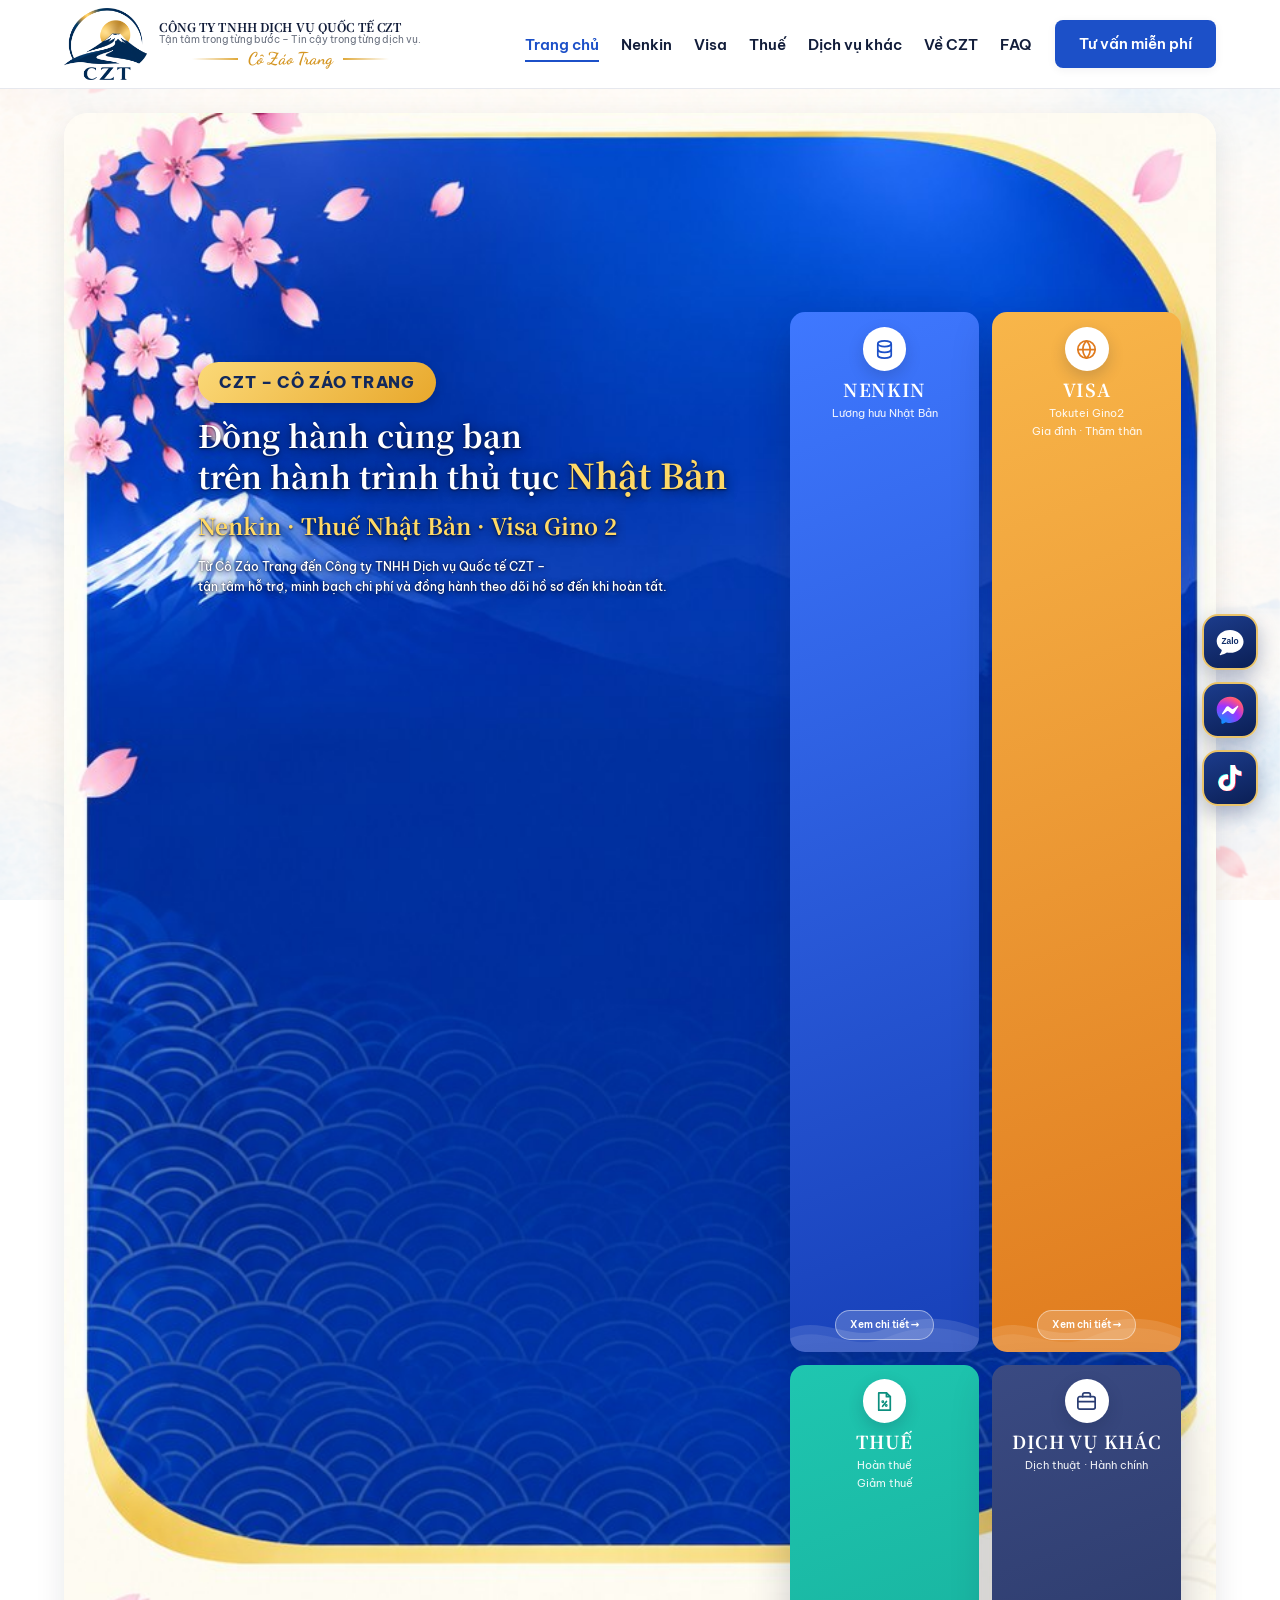
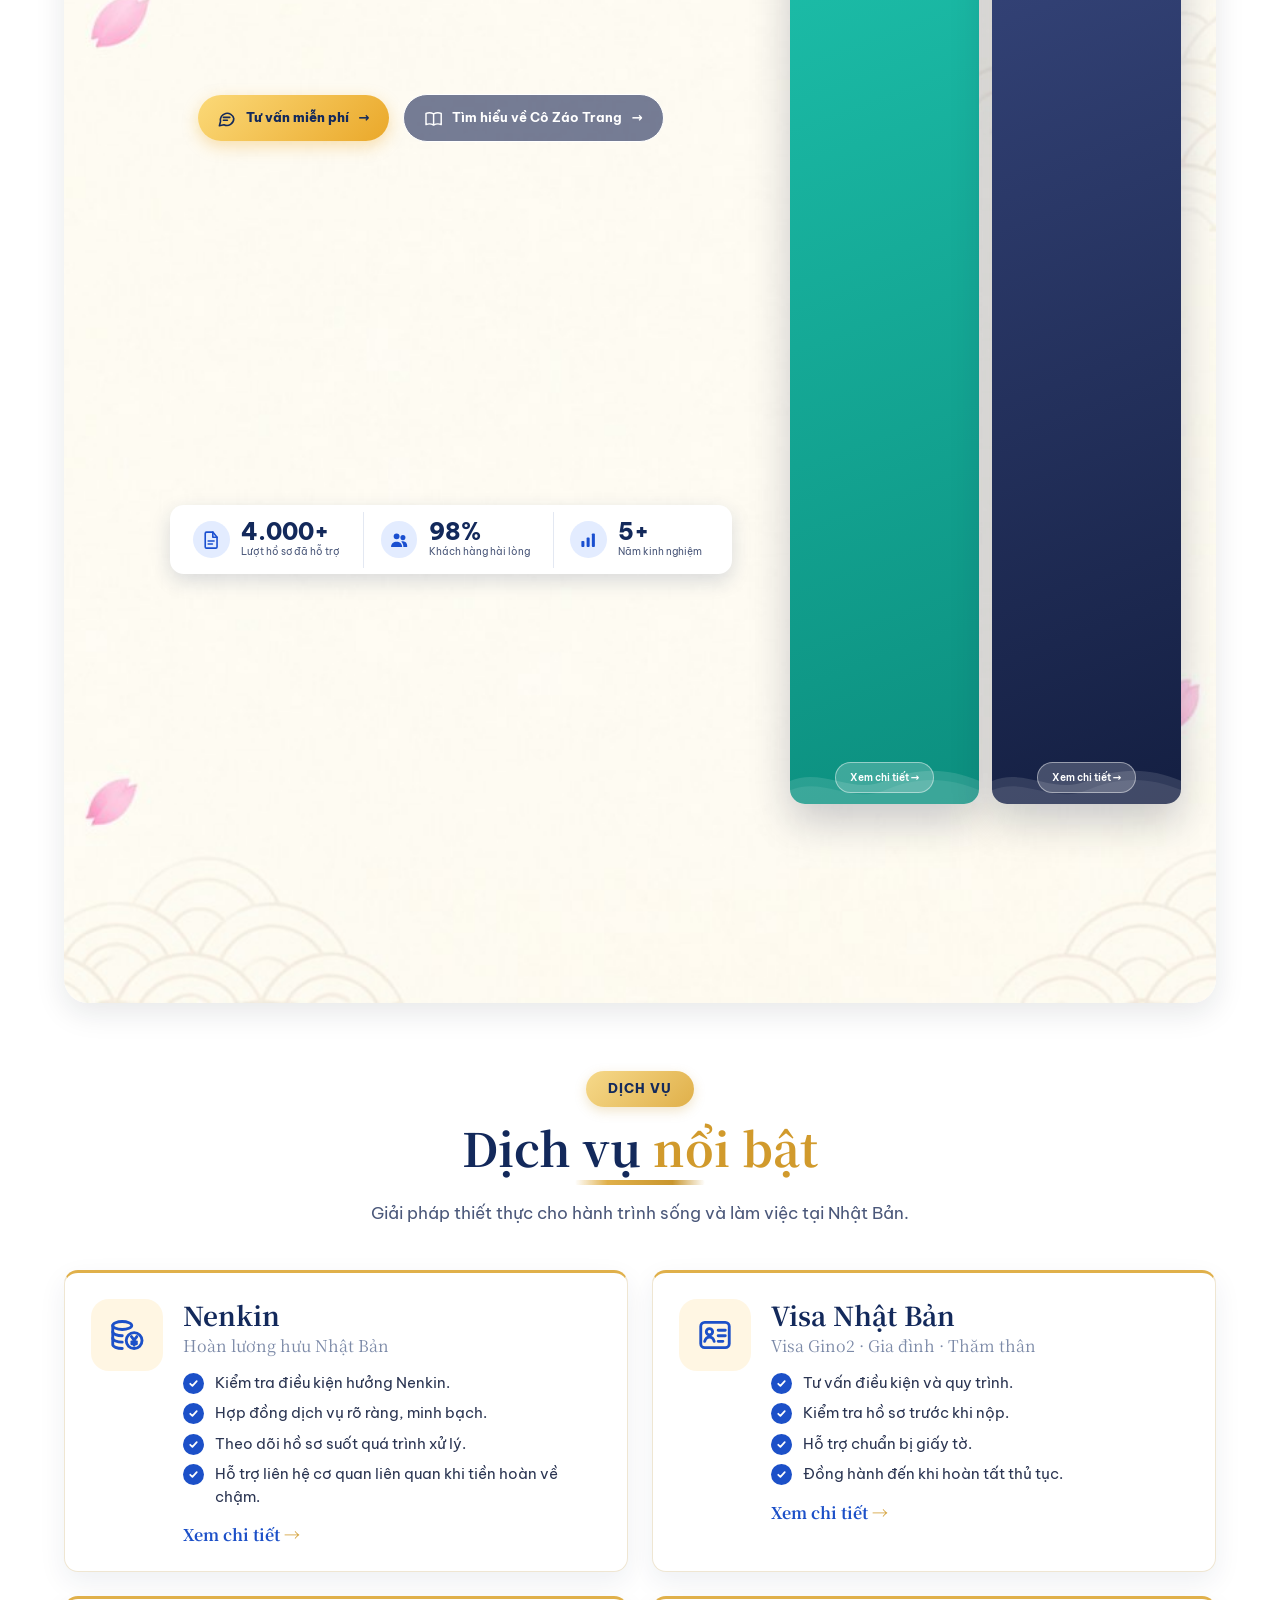
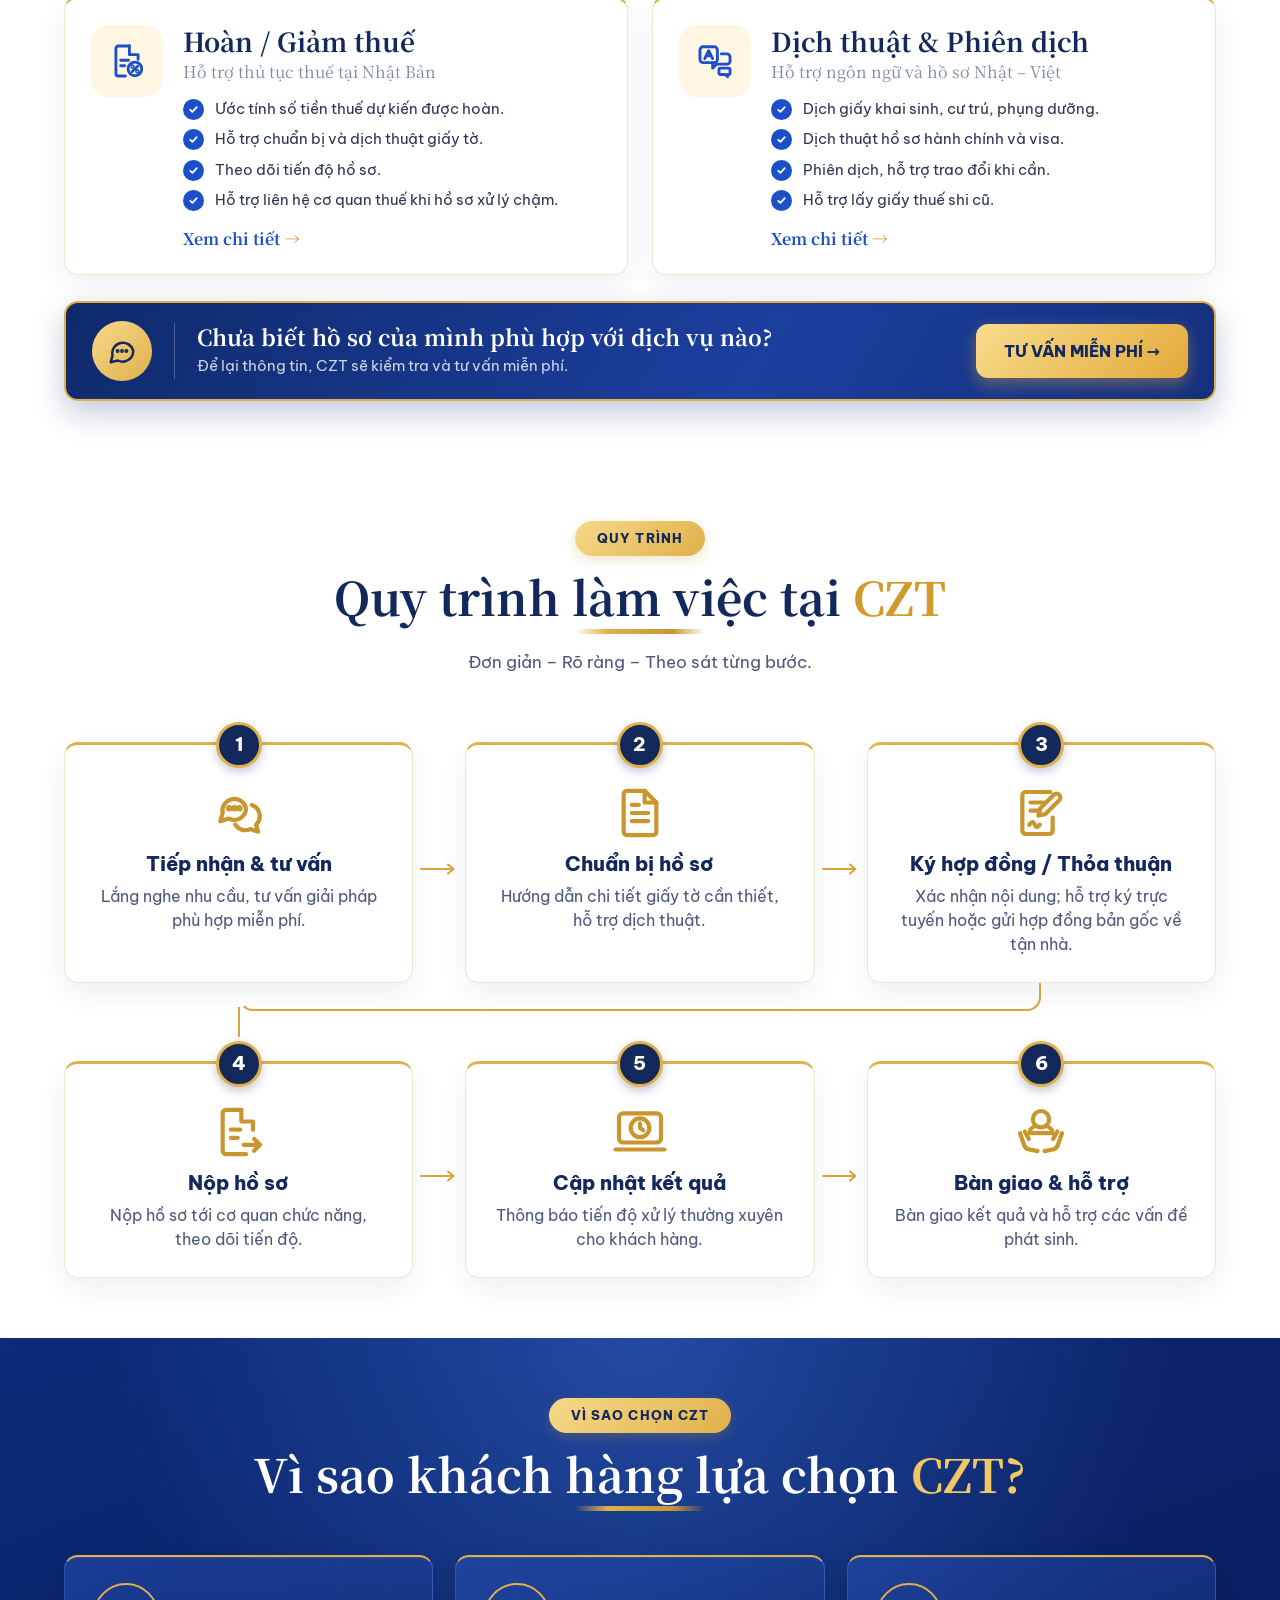
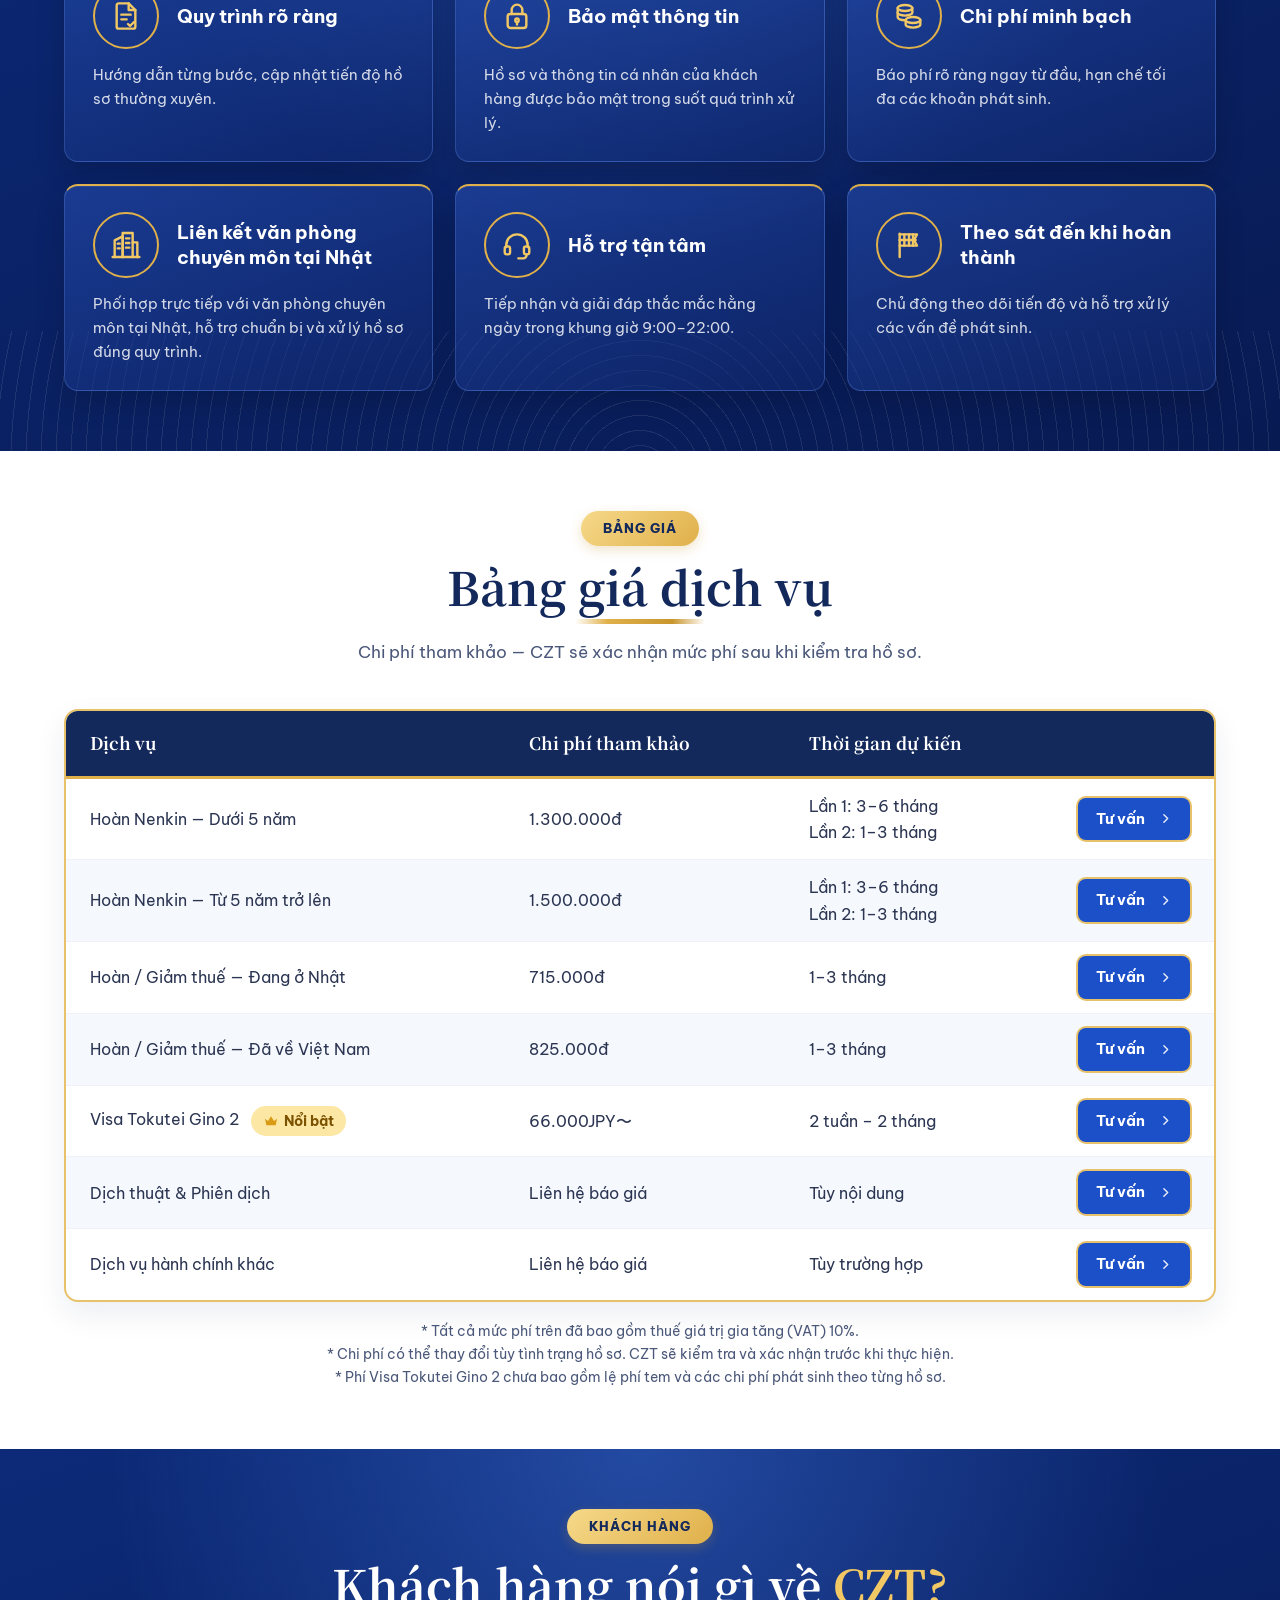
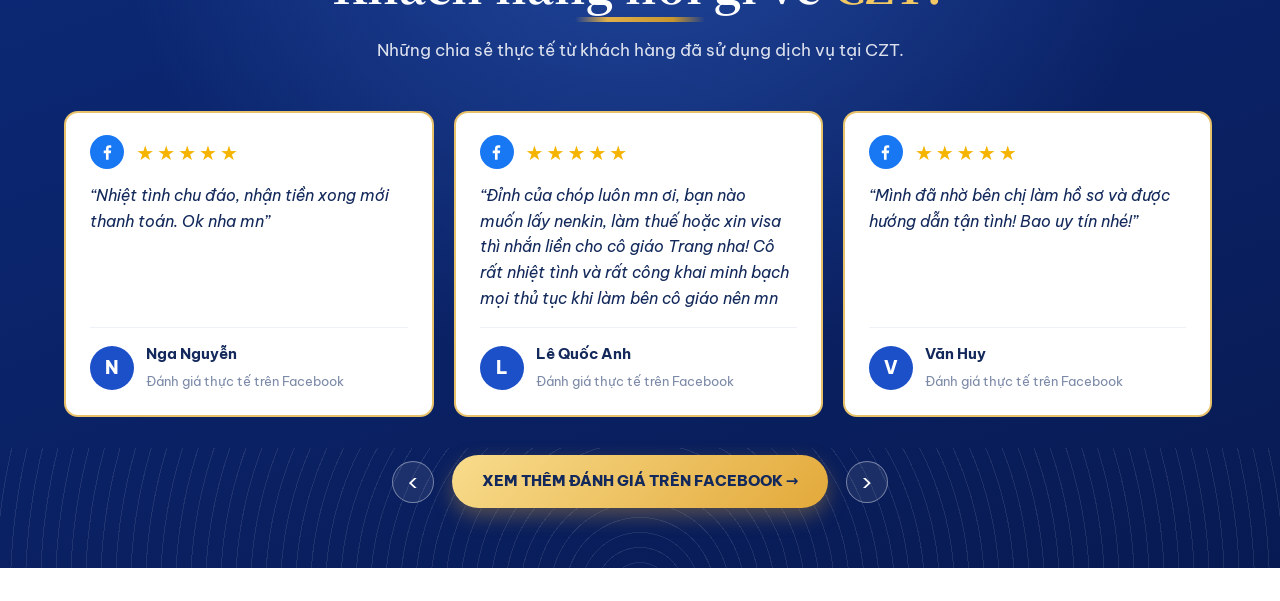
<file: index.html>
<!DOCTYPE html>
<html lang="vi">
<head>
<meta charset="UTF-8">
<meta name="viewport" content="width=device-width, initial-scale=1.0">
<title>Cô Záo Trang (CZT) – Hỗ trợ Nenkin, Thuế Nhật Bản, Visa Gino 2</title>
<meta name="description" content="Cô Záo Trang – Công ty TNHH Dịch vụ Quốc tế CZT: hỗ trợ rút Nenkin lần 1 &amp; lần 2, hoàn/giảm thuế Nhật Bản, hồ sơ Visa Gino 2 và dịch thuật. Tận tâm, minh bạch chi phí, theo dõi hồ sơ đến khi hoàn tất.">
<meta name="keywords" content="Cô Záo Trang, Co Zao Trang, cozaotrang, CZT, Nenkin, rút Nenkin, hoàn thuế Nhật Bản, Visa Gino 2, Tokutei Gino, dịch thuật Nhật Việt">
<meta property="og:title" content="Cô Záo Trang (CZT) – Đồng hành cùng bạn trên hành trình thủ tục Nhật Bản">
<meta property="og:description" content="Nenkin · Thuế Nhật Bản · Visa Gino 2. Từ Cô Záo Trang đến Công ty TNHH Dịch vụ Quốc tế CZT – tận tâm, minh bạch, đồng hành đến khi hoàn tất.">
<meta property="og:type" content="website">
<link rel="icon" type="image/png" href="assets/logos/czt-favicon-2026.png">
<link rel="preconnect" href="https://fonts.googleapis.com">
<link rel="preconnect" href="https://fonts.gstatic.com" crossorigin>
<link href="https://fonts.googleapis.com/css2?family=Be+Vietnam+Pro:wght@400;500;600;700;800&family=Comfortaa:wght@500;600;700&family=Noto+Serif+JP:wght@600;700&family=Dancing+Script:wght@600;700&display=swap" rel="stylesheet">
<link rel="stylesheet" href="css/style.css?v=20261028b">
<script type="application/ld+json">
{"@context":"https://schema.org","@type":"Organization","name":"Cô Záo Trang","alternateName":["Co Zao Trang","CZT","Công ty TNHH Dịch vụ Quốc tế CZT","CZT International Service"],"legalName":"Công ty TNHH Dịch vụ Quốc tế CZT","logo":"assets/logos/czt-logo-2026.png","sameAs":["https://www.facebook.com/tokuteicozaotrang","https://www.tiktok.com/@tokuteicozaotrang"]}
</script>
</head>
<body class="home-page">

<!-- ============ HEADER / NAV ============ -->
<header class="header" id="header">
  <div class="container header__inner">
    <a href="index.html" class="logo">
      <img src="assets/logos/czt-logo-2026.png" alt="CZT - CZT International Service" class="logo__img">
      <span class="logo__text">
        <strong>CÔNG TY TNHH DỊCH VỤ QUỐC TẾ CZT</strong>
        <small>Tận tâm trong từng bước – Tin cậy trong từng dịch vụ.</small>
        <em class="logo__brand">Cô Záo Trang</em>
      </span>
    </a>

    <nav class="nav" id="nav">
      <ul>
        <li><a href="index.html" class="is-active">Trang chủ</a></li>
        <li><a href="nenkin.html">Nenkin</a></li>
        <li><a href="visa.html">Visa</a></li>
        <li><a href="thue.html">Thuế</a></li>
        <li><a href="dich-vu-khac.html">Dịch vụ khác</a></li>
        <li><a href="ve-czt.html">Về CZT</a></li>
        <li><a href="faq.html">FAQ</a></li>
      </ul>
    </nav>

    <div class="header__cta">
      <a href="#contact" class="btn btn--primary">Tư vấn miễn phí</a>
      <button class="nav-toggle" id="navToggle" aria-label="Mở menu">
        <span></span><span></span><span></span>
      </button>
    </div>
  </div>
</header>

<!-- ============ 1. BANNER ============ -->
<section class="hm-banner" id="home">
  <div class="container">
    <h1 class="sr-only">Cô Záo Trang (CZT) – Đồng hành cùng bạn trên hành trình thủ tục Nhật Bản: Nenkin, Thuế Nhật Bản, Visa Gino 2</h1>
    <div class="hm-banner__stage">
    <div class="hm-banner__wrap">
      <picture>
        <source media="(max-width: 860px)" srcset="assets/docs/home/banner-mobile-2026.jpg?v=20261023" width="853" height="1844">
        <img class="hm-banner__img" src="assets/docs/home/banner-desktop-2026.jpg?v=20261023"
             alt="Banner Cô Záo Trang – CZT: núi Phú Sĩ, chùa và hoa anh đào trên nền xanh Nhật Bản"
             width="1927" height="816">
      </picture>
      <div class="hm-bt">
        <span class="hm-bt__badge">CZT – Cô Záo Trang</span>
        <p class="hm-bt__title">Đồng hành cùng bạn <br>trên hành trình thủ tục <span>Nhật Bản</span></p>
        <p class="hm-bt__sub">Nenkin · Thuế Nhật Bản · Visa Gino 2</p>
        <p class="hm-bt__desc">Từ Cô Záo Trang đến Công ty TNHH Dịch vụ Quốc tế CZT – <br>tận tâm hỗ trợ, minh bạch chi phí và đồng hành theo dõi hồ sơ đến khi hoàn tất.</p>
      </div>
      <div class="hm-bs" aria-hidden="true">
        <div class="hm-bs__item"><span class="hm-bs__ic"><svg viewBox="0 0 24 24" fill="none" stroke="currentColor" stroke-width="1.9" stroke-linecap="round" stroke-linejoin="round"><path d="M14 2.5H6.5A1.5 1.5 0 0 0 5 4v16a1.5 1.5 0 0 0 1.5 1.5h11A1.5 1.5 0 0 0 19 20V8.5z"/><path d="M14 2.5V8.5h5M8.5 13h7M8.5 16.5h5"/></svg></span><span><strong>4.000+</strong><small>Lượt hồ sơ đã hỗ trợ</small></span></div>
        <div class="hm-bs__item"><span class="hm-bs__ic"><svg viewBox="0 0 24 24" fill="currentColor"><path d="M9 11a3.5 3.5 0 1 0 0-7 3.5 3.5 0 0 0 0 7zm7.5 1a3 3 0 1 0 0-6 3 3 0 0 0 0 6zM2.5 19.5c0-3.3 2.9-5.7 6.5-5.7s6.5 2.4 6.5 5.7v.5h-13zm14.3-6.3c2.8.3 4.7 2.4 4.7 4.9V20h-4.5v-.5c0-2.4-1-4.4-2.6-5.8.7-.3 1.5-.5 2.4-.5z"/></svg></span><span><strong>98%</strong><small>Khách hàng hài lòng</small></span></div>
        <div class="hm-bs__item"><span class="hm-bs__ic"><svg viewBox="0 0 24 24" fill="currentColor"><rect x="4" y="13" width="3.6" height="7" rx="1"/><rect x="10.2" y="9" width="3.6" height="11" rx="1"/><rect x="16.4" y="4" width="3.6" height="16" rx="1"/></svg></span><span><strong>5+</strong><small>Năm kinh nghiệm</small></span></div>
      </div>
      <div class="hm-banner__actions">
        <a href="https://m.me/tokuteicozaotrang" target="_blank" rel="noopener" class="hm-btn hm-btn--gold">
          <svg viewBox="0 0 24 24" fill="none" stroke="currentColor" stroke-width="2" stroke-linecap="round" stroke-linejoin="round" aria-hidden="true"><path d="M21 12a8.5 8.5 0 0 1-12.3 7.6L3 21l1.4-5.3A8.5 8.5 0 1 1 21 12z"/><path d="M8 10.5h8M8 14h5"/></svg>
          <span>Tư vấn miễn phí</span><b aria-hidden="true">→</b>
        </a>
        <a href="ve-czt.html" class="hm-btn hm-btn--line">
          <svg viewBox="0 0 24 24" fill="none" stroke="currentColor" stroke-width="1.8" stroke-linecap="round" stroke-linejoin="round" aria-hidden="true"><path d="M2.5 5.5c3-1.3 6-1.3 9.5.5v14c-3.5-1.8-6.5-1.8-9.5-.5zM21.5 5.5c-3-1.3-6-1.3-9.5.5v14c3.5-1.8 6.5-1.8 9.5-.5z"/></svg>
          <span>Tìm hiểu về Cô Záo Trang</span><b aria-hidden="true">→</b>
        </a>
      </div>
    </div>
      <div class="hm-banner__cards">
        <a href="nenkin.html" class="hero-card hero-card--nenkin">
          <span class="hero-card__icon">
            <svg viewBox="0 0 24 24" fill="none" stroke="currentColor" stroke-width="1.8" stroke-linecap="round" stroke-linejoin="round" aria-hidden="true"><ellipse cx="12" cy="6" rx="7" ry="3"/><path d="M5 6v6c0 1.66 3.13 3 7 3s7-1.34 7-3V6"/><path d="M5 12v6c0 1.66 3.13 3 7 3s7-1.34 7-3v-6"/></svg>
          </span>
          <strong>NENKIN</strong>
          <span class="hero-card__sub">Lương hưu Nhật Bản</span>
          <span class="hero-card__link">Xem chi tiết →</span>
          <svg class="hero-card__wave" viewBox="0 0 240 60" preserveAspectRatio="none" aria-hidden="true"><path d="M0 30 C40 12 80 48 120 30 S200 12 240 30 V60 H0 Z" fill="rgba(255,255,255,0.12)"/><path d="M0 42 C40 24 80 60 120 42 S200 24 240 42 V60 H0 Z" fill="rgba(255,255,255,0.08)"/></svg>
        </a>
        <a href="visa.html" class="hero-card hero-card--visa">
          <span class="hero-card__icon">
            <svg viewBox="0 0 24 24" fill="none" stroke="currentColor" stroke-width="1.8" stroke-linecap="round" stroke-linejoin="round" aria-hidden="true"><circle cx="12" cy="12" r="9"/><path d="M3 12h18"/><path d="M12 3c2.5 2.5 3.8 5.6 3.8 9S14.5 18.5 12 21c-2.5-2.5-3.8-5.6-3.8-9S9.5 5.5 12 3z"/></svg>
          </span>
          <strong>VISA</strong>
          <span class="hero-card__sub">Tokutei Gino2<br>Gia đình · Thăm thân</span>
          <span class="hero-card__link">Xem chi tiết →</span>
          <svg class="hero-card__wave" viewBox="0 0 240 60" preserveAspectRatio="none" aria-hidden="true"><path d="M0 30 C40 12 80 48 120 30 S200 12 240 30 V60 H0 Z" fill="rgba(255,255,255,0.12)"/><path d="M0 42 C40 24 80 60 120 42 S200 24 240 42 V60 H0 Z" fill="rgba(255,255,255,0.08)"/></svg>
        </a>
        <a href="thue.html" class="hero-card hero-card--thue">
          <span class="hero-card__icon">
            <svg viewBox="0 0 24 24" fill="none" stroke="currentColor" stroke-width="1.8" stroke-linecap="round" stroke-linejoin="round" aria-hidden="true"><path d="M6 3h8l4 4v14H6z"/><path d="M14 3v4h4"/><path d="M14 12l-4 5"/><circle cx="10.2" cy="12.2" r="0.6"/><circle cx="13.8" cy="16.2" r="0.6"/></svg>
          </span>
          <strong>THUẾ</strong>
          <span class="hero-card__sub">Hoàn thuế<br>Giảm thuế</span>
          <span class="hero-card__link">Xem chi tiết →</span>
          <svg class="hero-card__wave" viewBox="0 0 240 60" preserveAspectRatio="none" aria-hidden="true"><path d="M0 30 C40 12 80 48 120 30 S200 12 240 30 V60 H0 Z" fill="rgba(255,255,255,0.12)"/><path d="M0 42 C40 24 80 60 120 42 S200 24 240 42 V60 H0 Z" fill="rgba(255,255,255,0.08)"/></svg>
        </a>
        <a href="dich-vu-khac.html" class="hero-card hero-card--other">
          <span class="hero-card__icon">
            <svg viewBox="0 0 24 24" fill="none" stroke="currentColor" stroke-width="1.8" stroke-linecap="round" stroke-linejoin="round" aria-hidden="true"><rect x="3" y="7" width="18" height="13" rx="2"/><path d="M8 7V5a2 2 0 0 1 2-2h4a2 2 0 0 1 2 2v2"/><path d="M3 12h18"/></svg>
          </span>
          <strong>DỊCH VỤ KHÁC</strong>
          <span class="hero-card__sub">Dịch thuật · Hành chính</span>
          <span class="hero-card__link">Xem chi tiết →</span>
          <svg class="hero-card__wave" viewBox="0 0 240 60" preserveAspectRatio="none" aria-hidden="true"><path d="M0 30 C40 12 80 48 120 30 S200 12 240 30 V60 H0 Z" fill="rgba(255,255,255,0.12)"/><path d="M0 42 C40 24 80 60 120 42 S200 24 240 42 V60 H0 Z" fill="rgba(255,255,255,0.08)"/></svg>
        </a>
      </div>
    </div>
  </div>
</section>

<!-- Floating action buttons -->
<div class="floating-actions">
  <a href="https://zalo.me/g/d9w8djm0zfuvlax0gopg" target="_blank" rel="noopener" class="fab fab--zalo" data-tip="Zalo" aria-label="Chat Zalo"><svg viewBox="0 0 48 48" aria-hidden="true"><path fill="#fff" d="M24 6C13 6 4 13.4 4 22.6c0 5.3 3 10 7.6 13-.3 2.3-1.3 4.6-2.9 6.4-.5.6-.1 1.5.7 1.4 4.2-.7 7.6-2.3 9.8-3.8 1.5.3 3.1.4 4.8.4 11 0 20-7.4 20-16.6S35 6 24 6z"/><text x="24" y="27.5" text-anchor="middle" font-family="Arial, sans-serif" font-weight="800" font-size="12.5" fill="#0d2a66">Zalo</text></svg></a>
  <a href="https://m.me/tokuteicozaotrang" target="_blank" rel="noopener" class="fab fab--mess" data-tip="Messenger" aria-label="Messenger"><svg viewBox="0 0 48 48" aria-hidden="true"><defs><radialGradient id="fabMess" cx="20%" cy="100%" r="110%"><stop offset="0" stop-color="#0099ff"/><stop offset=".6" stop-color="#a033ff"/><stop offset=".9" stop-color="#ff5280"/><stop offset="1" stop-color="#ff7061"/></radialGradient></defs><path fill="url(#fabMess)" d="M24 4C12.7 4 4 12.3 4 23.5c0 5.9 2.4 11 6.4 14.5.3.3.5.7.5 1.2l.1 3.6c0 1.1 1.2 1.9 2.2 1.4l4-1.8c.3-.2.7-.2 1.1-.1 1.8.5 3.7.8 5.7.8 11.3 0 20-8.3 20-19.5S35.3 4 24 4z"/><path fill="#fff" d="M12 29.1l5.9-9.3c.9-1.5 2.9-1.9 4.3-.8l4.7 3.5c.4.3 1 .3 1.4 0l6.3-4.8c.8-.6 1.9.4 1.4 1.2L30.1 28.2c-.9 1.5-2.9 1.9-4.3.8l-4.7-3.5c-.4-.3-1-.3-1.4 0l-6.3 4.8c-.8.6-1.9-.4-1.4-1.2z"/></svg></a>
  <a href="https://www.tiktok.com/@tokuteicozaotrang?_r=1&amp;_t=ZS-99YONA8zto4" target="_blank" rel="noopener" class="fab fab--tiktok" data-tip="TikTok" aria-label="TikTok"><svg viewBox="0 0 448 512" aria-hidden="true"><path fill="#25f4ee" transform="translate(-14 -10)" d="M448 209.9a210.1 210.1 0 0 1-122.8-39.3V349.4A162.6 162.6 0 1 1 185 188.3V278.2a74.6 74.6 0 1 0 52.2 71.2V0l88 0a121.2 121.2 0 0 0 1.9 22.2h0A122.2 122.2 0 0 0 381 102.4a121.4 121.4 0 0 0 67 20.1z"/><path fill="#fe2c55" transform="translate(14 10)" d="M448 209.9a210.1 210.1 0 0 1-122.8-39.3V349.4A162.6 162.6 0 1 1 185 188.3V278.2a74.6 74.6 0 1 0 52.2 71.2V0l88 0a121.2 121.2 0 0 0 1.9 22.2h0A122.2 122.2 0 0 0 381 102.4a121.4 121.4 0 0 0 67 20.1z"/><path fill="#fff" d="M448 209.9a210.1 210.1 0 0 1-122.8-39.3V349.4A162.6 162.6 0 1 1 185 188.3V278.2a74.6 74.6 0 1 0 52.2 71.2V0l88 0a121.2 121.2 0 0 0 1.9 22.2h0A122.2 122.2 0 0 0 381 102.4a121.4 121.4 0 0 0 67 20.1z"/></svg></a>
  <button class="fab fab--top" id="backToTop" data-tip="Lên đầu trang" aria-label="Lên đầu trang"><svg viewBox="0 0 24 24" fill="none" stroke="currentColor" stroke-width="2.4" stroke-linecap="round" stroke-linejoin="round" aria-hidden="true"><path d="M12 19V5M5.5 11.5L12 5l6.5 6.5"/></svg></button>
</div>

<!-- ============ 2. DỊCH VỤ NỔI BẬT ============ -->
<section class="hm-sec" id="services">
  <div class="container">
    <div class="hm-head">
      <span class="hm-head__tag">Dịch vụ</span>
      <h2 class="hm-head__title">Dịch vụ <span>nổi bật</span></h2>
      <span class="hm-head__swoosh" aria-hidden="true"></span>
      <p class="hm-head__sub">Giải pháp thiết thực cho hành trình sống và làm việc tại Nhật Bản.</p>
    </div>
    <div class="hm-svc-grid">
      <article class="hm-svc">
        <span class="hm-svc__ic"><svg viewBox="0 0 24 24" fill="none" stroke="currentColor" stroke-width="1.8" stroke-linecap="round" stroke-linejoin="round" aria-hidden="true"><ellipse cx="9" cy="6" rx="6" ry="2.5"/><path d="M3 6v4c0 1.4 2.7 2.5 6 2.5"/><path d="M3 10v4c0 1.4 2.7 2.5 6 2.5"/><path d="M3 14v4c0 1.4 2.7 2.5 6 2.5"/><circle cx="16.5" cy="15.5" r="5"/><path d="M14.8 13l1.7 2.2 1.7-2.2M16.5 15.2V18.5M15 16.4h3M15 17.6h3"/></svg></span>
        <div class="hm-svc__body">
          <h3>Nenkin</h3>
          <p class="hm-svc__sub">Hoàn lương hưu Nhật Bản</p>
          <ul class="hm-checks"><li>Kiểm tra điều kiện hưởng Nenkin.</li><li>Hợp đồng dịch vụ rõ ràng, minh bạch.</li><li>Theo dõi hồ sơ suốt quá trình xử lý.</li><li>Hỗ trợ liên hệ cơ quan liên quan khi tiền hoàn về chậm.</li></ul>
          <a class="hm-svc__link" href="nenkin.html">Xem chi tiết <span aria-hidden="true">→</span></a>
        </div>
      </article>
      <article class="hm-svc">
        <span class="hm-svc__ic"><svg viewBox="0 0 24 24" fill="none" stroke="currentColor" stroke-width="1.8" stroke-linecap="round" stroke-linejoin="round" aria-hidden="true"><rect x="3" y="4" width="18" height="16" rx="2.5"/><circle cx="8.5" cy="10" r="2"/><path d="M5.5 16c.5-1.8 1.7-2.7 3-2.7s2.5.9 3 2.7"/><path d="M14 9h4.5M14 12.5h4.5M14 16h3"/></svg></span>
        <div class="hm-svc__body">
          <h3>Visa Nhật Bản</h3>
          <p class="hm-svc__sub">Visa Gino2 &middot; Gia đình &middot; Thăm thân</p>
          <ul class="hm-checks"><li>Tư vấn điều kiện và quy trình.</li><li>Kiểm tra hồ sơ trước khi nộp.</li><li>Hỗ trợ chuẩn bị giấy tờ.</li><li>Đồng hành đến khi hoàn tất thủ tục.</li></ul>
          <a class="hm-svc__link" href="visa.html">Xem chi tiết <span aria-hidden="true">→</span></a>
        </div>
      </article>
      <article class="hm-svc">
        <span class="hm-svc__ic"><svg viewBox="0 0 24 24" fill="none" stroke="currentColor" stroke-width="1.8" stroke-linecap="round" stroke-linejoin="round" aria-hidden="true"><path d="M13.5 2.5H6.5A1.5 1.5 0 0 0 5 4v16a1.5 1.5 0 0 0 1.5 1.5H11"/><path d="M13.5 2.5V8H19v3"/><path d="M8 11.5h5M8 15h2.5"/><circle cx="17" cy="17" r="4.3"/><path d="M15.3 18.7l3.4-3.4"/><circle cx="15.5" cy="15.5" r=".5"/><circle cx="18.5" cy="18.5" r=".5"/></svg></span>
        <div class="hm-svc__body">
          <h3>Hoàn / Giảm thuế</h3>
          <p class="hm-svc__sub">Hỗ trợ thủ tục thuế tại Nhật Bản</p>
          <ul class="hm-checks"><li>Ước tính số tiền thuế dự kiến được hoàn.</li><li>Hỗ trợ chuẩn bị và dịch thuật giấy tờ.</li><li>Theo dõi tiến độ hồ sơ.</li><li>Hỗ trợ liên hệ cơ quan thuế khi hồ sơ xử lý chậm.</li></ul>
          <a class="hm-svc__link" href="thue.html">Xem chi tiết <span aria-hidden="true">→</span></a>
        </div>
      </article>
      <article class="hm-svc">
        <span class="hm-svc__ic"><svg viewBox="0 0 24 24" fill="none" stroke="currentColor" stroke-width="1.8" stroke-linecap="round" stroke-linejoin="round" aria-hidden="true"><rect x="2.5" y="3" width="11" height="10" rx="2"/><path d="M5.5 10.5 8 5.5l2.5 5M6.4 8.8h3.2"/><path d="M10.5 13v3.5L13 14h6.5a2 2 0 0 0 2-2V9.5a2 2 0 0 0-2-2H16"/><path d="M15.5 16.5h5a1 1 0 0 1 1 1v2a1 1 0 0 1-1 1h-.5v1.5L18.5 20.5h-3a1 1 0 0 1-1-1v-2a1 1 0 0 1 1-1z"/></svg></span>
        <div class="hm-svc__body">
          <h3>Dịch thuật &amp; Phiên dịch</h3>
          <p class="hm-svc__sub">Hỗ trợ ngôn ngữ và hồ sơ Nhật &ndash; Việt</p>
          <ul class="hm-checks"><li>Dịch giấy khai sinh, cư trú, phụng dưỡng.</li><li>Dịch thuật hồ sơ hành chính và visa.</li><li>Phiên dịch, hỗ trợ trao đổi khi cần.</li><li>Hỗ trợ lấy giấy thuế shi cũ.</li></ul>
          <a class="hm-svc__link" href="dich-vu-khac.html">Xem chi tiết <span aria-hidden="true">→</span></a>
        </div>
      </article>
    </div>
    <div class="hm-ctabar">
      <span class="hm-ctabar__ic"><svg viewBox="0 0 24 24" fill="none" stroke="currentColor" stroke-width="2" stroke-linecap="round" stroke-linejoin="round" aria-hidden="true"><path d="M21 12a8.5 8.5 0 0 1-12.3 7.6L3 21l1.4-5.3A8.5 8.5 0 1 1 21 12z"/><circle cx="8.5" cy="12" r=".6" fill="currentColor"/><circle cx="12" cy="12" r=".6" fill="currentColor"/><circle cx="15.5" cy="12" r=".6" fill="currentColor"/></svg></span>
      <div class="hm-ctabar__text">
        <strong>Chưa biết hồ sơ của mình phù hợp với dịch vụ nào?</strong>
        <span>Để lại thông tin, CZT sẽ kiểm tra và tư vấn miễn phí.</span>
      </div>
      <a class="hm-ctabar__btn" href="#contact">Tư vấn miễn phí <span aria-hidden="true">→</span></a>
    </div>
  </div>
</section>

<!-- ============ 3. QUY TRÌNH LÀM VIỆC ============ -->
<section class="hm-sec" id="process">
  <div class="container">
    <div class="hm-head">
      <span class="hm-head__tag">Quy trình</span>
      <h2 class="hm-head__title">Quy trình làm việc tại <span>CZT</span></h2>
      <span class="hm-head__swoosh" aria-hidden="true"></span>
      <p class="hm-head__sub">Đơn giản &ndash; Rõ ràng &ndash; Theo sát từng bước.</p>
    </div>
    <div class="hm-steps">
      <div class="hm-step">
        <span class="hm-step__num">1</span>
        <span class="hm-step__ic"><svg viewBox="0 0 24 24" fill="none" stroke="currentColor" stroke-width="1.8" stroke-linecap="round" stroke-linejoin="round" aria-hidden="true"><path d="M15 10a5 5 0 0 1-7.3 4.4L4 15.5l1-3.3A5 5 0 1 1 15 10z"/><path d="M17.5 8.6A5 5 0 0 1 19.3 17l.9 3-3.4-1.1A5 5 0 0 1 10.4 17"/><circle cx="7.8" cy="10" r=".5" fill="currentColor"/><circle cx="10" cy="10" r=".5" fill="currentColor"/><circle cx="12.2" cy="10" r=".5" fill="currentColor"/></svg></span>
        <h3>Tiếp nhận &amp; tư vấn</h3>
        <p>Lắng nghe nhu cầu, tư vấn giải pháp phù hợp miễn phí.</p>
      </div>
      <div class="hm-step">
        <span class="hm-step__num">2</span>
        <span class="hm-step__ic"><svg viewBox="0 0 24 24" fill="none" stroke="currentColor" stroke-width="1.8" stroke-linecap="round" stroke-linejoin="round" aria-hidden="true"><path d="M14 2.5H6.5A1.5 1.5 0 0 0 5 4v16a1.5 1.5 0 0 0 1.5 1.5h11A1.5 1.5 0 0 0 19 20V7.5z"/><path d="M14 2.5v5h5"/><path d="M8.5 12h7M8.5 15.5h7M8.5 8.5h3"/></svg></span>
        <h3>Chuẩn bị hồ sơ</h3>
        <p>Hướng dẫn chi tiết giấy tờ cần thiết, hỗ trợ dịch thuật.</p>
      </div>
      <div class="hm-step">
        <span class="hm-step__num">3</span>
        <span class="hm-step__ic"><svg viewBox="0 0 24 24" fill="none" stroke="currentColor" stroke-width="1.8" stroke-linecap="round" stroke-linejoin="round" aria-hidden="true"><path d="M16 3H5.5A1.5 1.5 0 0 0 4 4.5v15A1.5 1.5 0 0 0 5.5 21h10A1.5 1.5 0 0 0 17 19.5V14"/><path d="M7.5 7.5h6M7.5 11h4"/><path d="M7 17c1-1.4 1.8-1.4 2.3 0s1.3 1.4 2.2 0"/><path d="M19.8 4.2a1.6 1.6 0 0 1 0 2.3l-6 6-2.9.6.6-2.9 6-6a1.6 1.6 0 0 1 2.3 0z"/></svg></span>
        <h3>Ký hợp đồng / Thỏa thuận</h3>
        <p>Xác nhận nội dung; hỗ trợ ký trực tuyến hoặc gửi hợp đồng bản gốc về tận nhà.</p>
      </div>
      <div class="hm-steps__turn" aria-hidden="true"></div>
      <div class="hm-step">
        <span class="hm-step__num">4</span>
        <span class="hm-step__ic"><svg viewBox="0 0 24 24" fill="none" stroke="currentColor" stroke-width="1.8" stroke-linecap="round" stroke-linejoin="round" aria-hidden="true"><path d="M13 2.5H6.5A1.5 1.5 0 0 0 5 4v16a1.5 1.5 0 0 0 1.5 1.5H15"/><path d="M13 2.5V7.5h5V11"/><path d="M8.5 11h4M8.5 14.5h3"/><path d="M14 17.5h7M18.5 15l2.5 2.5-2.5 2.5"/></svg></span>
        <h3>Nộp hồ sơ</h3>
        <p>Nộp hồ sơ tới cơ quan chức năng, theo dõi tiến độ.</p>
      </div>
      <div class="hm-step">
        <span class="hm-step__num">5</span>
        <span class="hm-step__ic"><svg viewBox="0 0 24 24" fill="none" stroke="currentColor" stroke-width="1.8" stroke-linecap="round" stroke-linejoin="round" aria-hidden="true"><rect x="3" y="4" width="18" height="12.5" rx="1.8"/><path d="M1.5 19.5h21"/><circle cx="12" cy="10.2" r="4"/><path d="M12 8.3v2l1.4 1"/></svg></span>
        <h3>Cập nhật kết quả</h3>
        <p>Thông báo tiến độ xử lý thường xuyên cho khách hàng.</p>
      </div>
      <div class="hm-step">
        <span class="hm-step__num">6</span>
        <span class="hm-step__ic"><svg viewBox="0 0 24 24" fill="none" stroke="currentColor" stroke-width="1.8" stroke-linecap="round" stroke-linejoin="round" aria-hidden="true"><circle cx="12" cy="6.5" r="3.5"/><path d="M9.5 9.5c-1.5.6-2.5 1.7-2.5 3h10c0-1.3-1-2.4-2.5-3"/><path d="M3 12.5l1.8 5.2c.3.9 1.2 1.6 2.2 1.8l3.5.7M21 12.5l-1.8 5.2c-.3.9-1.2 1.6-2.2 1.8l-3.5.7"/><path d="M5 11.8 6.8 15M19 11.8 17.2 15"/></svg></span>
        <h3>Bàn giao &amp; hỗ trợ</h3>
        <p>Bàn giao kết quả và hỗ trợ các vấn đề phát sinh.</p>
      </div>
    </div>
  </div>
</section>

<!-- ============ 4. VÌ SAO CHỌN CZT ============ -->
<section class="hm-sec hm-sec--dark" id="why">
  <div class="container">
    <div class="hm-head hm-head--light">
      <span class="hm-head__tag">Vì sao chọn CZT</span>
      <h2 class="hm-head__title">Vì sao khách hàng lựa chọn <span>CZT?</span></h2>
      <span class="hm-head__swoosh" aria-hidden="true"></span>
    </div>
    <div class="hm-why-grid">
      <div class="hm-why">
        <div class="hm-why__top"><span class="hm-why__ic"><svg viewBox="0 0 24 24" fill="none" stroke="currentColor" stroke-width="1.8" stroke-linecap="round" stroke-linejoin="round" aria-hidden="true"><path d="M14 2.5H6.5A1.5 1.5 0 0 0 5 4v16a1.5 1.5 0 0 0 1.5 1.5h11A1.5 1.5 0 0 0 19 20V7.5z"/><path d="M14 2.5v5h5"/><path d="M8.5 11h7M8.5 14.5h4"/><path d="M13.5 18l1.5 1.5 3-3"/></svg></span><h3>Quy trình rõ ràng</h3></div>
        <p>Hướng dẫn từng bước, cập nhật tiến độ hồ sơ thường xuyên.</p>
      </div>
      <div class="hm-why">
        <div class="hm-why__top"><span class="hm-why__ic"><svg viewBox="0 0 24 24" fill="none" stroke="currentColor" stroke-width="1.8" stroke-linecap="round" stroke-linejoin="round" aria-hidden="true"><rect x="5" y="10.5" width="14" height="10.5" rx="2"/><path d="M8 10.5V7.5a4 4 0 0 1 8 0v3"/><circle cx="12" cy="15.2" r="1.3"/><path d="M12 16.5v1.8"/></svg></span><h3>Bảo mật thông tin</h3></div>
        <p>Hồ sơ và thông tin cá nhân của khách hàng được bảo mật trong suốt quá trình xử lý.</p>
      </div>
      <div class="hm-why">
        <div class="hm-why__top"><span class="hm-why__ic"><svg viewBox="0 0 24 24" fill="none" stroke="currentColor" stroke-width="1.8" stroke-linecap="round" stroke-linejoin="round" aria-hidden="true"><ellipse cx="9" cy="6" rx="5.5" ry="2.2"/><path d="M3.5 6v3.5c0 1.2 2.5 2.2 5.5 2.2s5.5-1 5.5-2.2V6"/><path d="M3.5 9.5V13c0 1.2 2.5 2.2 5.5 2.2"/><ellipse cx="15" cy="15" rx="5.5" ry="2.2"/><path d="M9.5 15v3.5c0 1.2 2.5 2.2 5.5 2.2s5.5-1 5.5-2.2V15"/></svg></span><h3>Chi phí minh bạch</h3></div>
        <p>Báo phí rõ ràng ngay từ đầu, hạn chế tối đa các khoản phát sinh.</p>
      </div>
      <div class="hm-why">
        <div class="hm-why__top"><span class="hm-why__ic"><svg viewBox="0 0 24 24" fill="none" stroke="currentColor" stroke-width="1.8" stroke-linecap="round" stroke-linejoin="round" aria-hidden="true"><path d="M3.5 21V8.5l6-3v15.5"/><path d="M9.5 21V3h7.5v18"/><path d="M17 10h3.5v11"/><path d="M2 21h20"/><path d="M12 7h2.5M12 10.5h2.5M12 14h2.5M5.8 11h1.5M5.8 14.5h1.5"/></svg></span><h3>Liên kết văn phòng chuyên môn tại Nhật</h3></div>
        <p>Phối hợp trực tiếp với văn phòng chuyên môn tại Nhật, hỗ trợ chuẩn bị và xử lý hồ sơ đúng quy trình.</p>
      </div>
      <div class="hm-why">
        <div class="hm-why__top"><span class="hm-why__ic"><svg viewBox="0 0 24 24" fill="none" stroke="currentColor" stroke-width="1.8" stroke-linecap="round" stroke-linejoin="round" aria-hidden="true"><path d="M4 13.5V12a8 8 0 0 1 16 0v1.5"/><rect x="2.8" y="13" width="4" height="6" rx="1.6"/><rect x="17.2" y="13" width="4" height="6" rx="1.6"/><path d="M19.2 19v.5a2.5 2.5 0 0 1-2.5 2.5H13"/></svg></span><h3>Hỗ trợ tận tâm</h3></div>
        <p>Tiếp nhận và giải đáp thắc mắc hằng ngày trong khung giờ 9:00&ndash;22:00.</p>
      </div>
      <div class="hm-why">
        <div class="hm-why__top"><span class="hm-why__ic"><svg viewBox="0 0 24 24" fill="none" stroke="currentColor" stroke-width="1.8" stroke-linecap="round" stroke-linejoin="round" aria-hidden="true"><path d="M5 21V3.5"/><path d="M5 4h13l-2.2 4.2L18 12.5H5"/><path d="M8.5 4v8.5M12 4v8.5M15 4v8.5M5 8.2h12"/></svg></span><h3>Theo sát đến khi hoàn thành</h3></div>
        <p>Chủ động theo dõi tiến độ và hỗ trợ xử lý các vấn đề phát sinh.</p>
      </div>
    </div>
  </div>
</section>

<!-- ============ 5. BẢNG GIÁ ============ -->
<section class="hm-sec" id="pricing">
  <div class="container">
    <div class="hm-head">
      <span class="hm-head__tag">Bảng giá</span>
      <h2 class="hm-head__title">Bảng giá dịch vụ</h2>
      <span class="hm-head__swoosh" aria-hidden="true"></span>
      <p class="hm-head__sub">Chi phí tham khảo &mdash; CZT sẽ xác nhận mức phí sau khi kiểm tra hồ sơ.</p>
    </div>
    <div class="hm-price">
      <table class="hm-price__table">
        <thead><tr><th>Dịch vụ</th><th>Chi phí tham khảo</th><th>Thời gian dự kiến</th><th><span class="sr-only">Tư vấn</span></th></tr></thead>
        <tbody>
          <tr><td data-label="Dịch vụ">Hoàn Nenkin &mdash; Dưới 5 năm</td><td data-label="Chi phí tham khảo">1.300.000đ</td><td data-label="Thời gian dự kiến">Lần 1: 3&ndash;6 tháng<br>Lần 2: 1&ndash;3 tháng</td><td><a class="hm-price__btn" href="#contact">Tư vấn <span class="nk-cta__arrow"><svg viewBox="0 0 24 24" fill="none" stroke="currentColor" stroke-width="2.6" stroke-linecap="round" stroke-linejoin="round" aria-hidden="true"><path d="M9 5l7 7-7 7"/></svg></span></a></td></tr>
          <tr><td data-label="Dịch vụ">Hoàn Nenkin &mdash; Từ 5 năm trở lên</td><td data-label="Chi phí tham khảo">1.500.000đ</td><td data-label="Thời gian dự kiến">Lần 1: 3&ndash;6 tháng<br>Lần 2: 1&ndash;3 tháng</td><td><a class="hm-price__btn" href="#contact">Tư vấn <span class="nk-cta__arrow"><svg viewBox="0 0 24 24" fill="none" stroke="currentColor" stroke-width="2.6" stroke-linecap="round" stroke-linejoin="round" aria-hidden="true"><path d="M9 5l7 7-7 7"/></svg></span></a></td></tr>
          <tr><td data-label="Dịch vụ">Hoàn / Giảm thuế &mdash; Đang ở Nhật</td><td data-label="Chi phí tham khảo">715.000đ</td><td data-label="Thời gian dự kiến">1&ndash;3 tháng</td><td><a class="hm-price__btn" href="#contact">Tư vấn <span class="nk-cta__arrow"><svg viewBox="0 0 24 24" fill="none" stroke="currentColor" stroke-width="2.6" stroke-linecap="round" stroke-linejoin="round" aria-hidden="true"><path d="M9 5l7 7-7 7"/></svg></span></a></td></tr>
          <tr><td data-label="Dịch vụ">Hoàn / Giảm thuế &mdash; Đã về Việt Nam</td><td data-label="Chi phí tham khảo">825.000đ</td><td data-label="Thời gian dự kiến">1&ndash;3 tháng</td><td><a class="hm-price__btn" href="#contact">Tư vấn <span class="nk-cta__arrow"><svg viewBox="0 0 24 24" fill="none" stroke="currentColor" stroke-width="2.6" stroke-linecap="round" stroke-linejoin="round" aria-hidden="true"><path d="M9 5l7 7-7 7"/></svg></span></a></td></tr>
          <tr><td data-label="Dịch vụ">Visa Tokutei Gino 2 <span class="hm-badge"><svg viewBox="0 0 24 24" fill="currentColor" aria-hidden="true"><path d="M3 8.5l4.5 3.5L12 5l4.5 7L21 8.5l-2 10H5z"/></svg>Nổi bật</span></td><td data-label="Chi phí tham khảo">66.000JPY〜</td><td data-label="Thời gian dự kiến">2 tuần &ndash; 2 tháng</td><td><a class="hm-price__btn" href="#contact">Tư vấn <span class="nk-cta__arrow"><svg viewBox="0 0 24 24" fill="none" stroke="currentColor" stroke-width="2.6" stroke-linecap="round" stroke-linejoin="round" aria-hidden="true"><path d="M9 5l7 7-7 7"/></svg></span></a></td></tr>
          <tr><td data-label="Dịch vụ">Dịch thuật &amp; Phiên dịch</td><td data-label="Chi phí tham khảo">Liên hệ báo giá</td><td data-label="Thời gian dự kiến">Tùy nội dung</td><td><a class="hm-price__btn" href="#contact">Tư vấn <span class="nk-cta__arrow"><svg viewBox="0 0 24 24" fill="none" stroke="currentColor" stroke-width="2.6" stroke-linecap="round" stroke-linejoin="round" aria-hidden="true"><path d="M9 5l7 7-7 7"/></svg></span></a></td></tr>
          <tr><td data-label="Dịch vụ">Dịch vụ hành chính khác</td><td data-label="Chi phí tham khảo">Liên hệ báo giá</td><td data-label="Thời gian dự kiến">Tùy trường hợp</td><td><a class="hm-price__btn" href="#contact">Tư vấn <span class="nk-cta__arrow"><svg viewBox="0 0 24 24" fill="none" stroke="currentColor" stroke-width="2.6" stroke-linecap="round" stroke-linejoin="round" aria-hidden="true"><path d="M9 5l7 7-7 7"/></svg></span></a></td></tr>
        </tbody>
      </table>
    </div>
    <div class="hm-price__notes">
      <p>* Tất cả mức phí trên đã bao gồm thuế giá trị gia tăng (VAT) 10%.</p>
      <p>* Chi phí có thể thay đổi tùy tình trạng hồ sơ. CZT sẽ kiểm tra và xác nhận trước khi thực hiện.</p>
      <p>* Phí Visa Tokutei Gino 2 chưa bao gồm lệ phí tem và các chi phí phát sinh theo từng hồ sơ.</p>
    </div>
  </div>
</section>

<!-- ============ 6. KHÁCH HÀNG ============ -->
<section class="hm-sec hm-sec--dark" id="testimonials">
  <div class="container">
    <div class="hm-head hm-head--light">
      <span class="hm-head__tag">Khách hàng</span>
      <h2 class="hm-head__title">Khách hàng nói gì về <span>CZT?</span></h2>
      <span class="hm-head__swoosh" aria-hidden="true"></span>
      <p class="hm-head__sub">Những chia sẻ thực tế từ khách hàng đã sử dụng dịch vụ tại CZT.</p>
    </div>
    <div class="hm-reviews" id="hmReviews">
        <figure class="hm-review">
          <div class="hm-review__top"><span class="hm-review__fb"><svg viewBox="0 0 24 24" fill="currentColor" aria-hidden="true"><path d="M13.4 21v-8.2h2.8l.42-3.24h-3.22V7.49c0-.94.26-1.58 1.6-1.58h1.72V3.01c-.3-.04-1.32-.13-2.5-.13-2.48 0-4.18 1.51-4.18 4.29v2.39H7.24v3.24h2.8V21h3.36z"/></svg></span><span class="hm-review__stars" aria-label="5 sao">★★★★★</span></div>
          <blockquote>&ldquo;Nơi đáng tin cậy để lấy nenkin, hỗ trợ nhiệt tình, chu đáo, 5 ⭐ cho cô giáo ạ, uy tín nha mn 👍&rdquo;</blockquote>
          <figcaption><span class="hm-review__avatar">P</span><span><strong>Phan Chuẩn</strong><small>Đánh giá thực tế trên Facebook</small></span></figcaption>
        </figure>
        <figure class="hm-review">
          <div class="hm-review__top"><span class="hm-review__fb"><svg viewBox="0 0 24 24" fill="currentColor" aria-hidden="true"><path d="M13.4 21v-8.2h2.8l.42-3.24h-3.22V7.49c0-.94.26-1.58 1.6-1.58h1.72V3.01c-.3-.04-1.32-.13-2.5-.13-2.48 0-4.18 1.51-4.18 4.29v2.39H7.24v3.24h2.8V21h3.36z"/></svg></span><span class="hm-review__stars" aria-label="5 sao">★★★★★</span></div>
          <blockquote>&ldquo;Hỗ trợ nhiệt tình, thanh toán sau quá uy tín nha mn&rdquo;</blockquote>
          <figcaption><span class="hm-review__avatar">Đ</span><span><strong>Đạt Nguyễn</strong><small>Đánh giá thực tế trên Facebook</small></span></figcaption>
        </figure>
        <figure class="hm-review">
          <div class="hm-review__top"><span class="hm-review__fb"><svg viewBox="0 0 24 24" fill="currentColor" aria-hidden="true"><path d="M13.4 21v-8.2h2.8l.42-3.24h-3.22V7.49c0-.94.26-1.58 1.6-1.58h1.72V3.01c-.3-.04-1.32-.13-2.5-.13-2.48 0-4.18 1.51-4.18 4.29v2.39H7.24v3.24h2.8V21h3.36z"/></svg></span><span class="hm-review__stars" aria-label="5 sao">★★★★★</span></div>
          <blockquote>&ldquo;Nhiệt tình chu đáo, nhận tiền xong mới thanh toán. Ok nha mn&rdquo;</blockquote>
          <figcaption><span class="hm-review__avatar">N</span><span><strong>Nga Nguyễn</strong><small>Đánh giá thực tế trên Facebook</small></span></figcaption>
        </figure>
        <figure class="hm-review">
          <div class="hm-review__top"><span class="hm-review__fb"><svg viewBox="0 0 24 24" fill="currentColor" aria-hidden="true"><path d="M13.4 21v-8.2h2.8l.42-3.24h-3.22V7.49c0-.94.26-1.58 1.6-1.58h1.72V3.01c-.3-.04-1.32-.13-2.5-.13-2.48 0-4.18 1.51-4.18 4.29v2.39H7.24v3.24h2.8V21h3.36z"/></svg></span><span class="hm-review__stars" aria-label="5 sao">★★★★★</span></div>
          <blockquote>&ldquo;Đỉnh của chóp luôn mn ơi, bạn nào muốn lấy nenkin, làm thuế hoặc xin visa thì nhắn liền cho cô giáo Trang nha! Cô rất nhiệt tình và rất công khai minh bạch mọi thủ tục khi làm bên cô giáo nên mn cứ việc ib cho cô giáo Trang nhé. Đặc biệt là cô giáo siêu siêu dễ thương nhaaa. HÃY ĐẾN HÃY ĐẾN với CÔ GIÁO TRANG&rdquo;</blockquote>
          <figcaption><span class="hm-review__avatar">L</span><span><strong>Lê Quốc Anh</strong><small>Đánh giá thực tế trên Facebook</small></span></figcaption>
        </figure>
        <figure class="hm-review">
          <div class="hm-review__top"><span class="hm-review__fb"><svg viewBox="0 0 24 24" fill="currentColor" aria-hidden="true"><path d="M13.4 21v-8.2h2.8l.42-3.24h-3.22V7.49c0-.94.26-1.58 1.6-1.58h1.72V3.01c-.3-.04-1.32-.13-2.5-.13-2.48 0-4.18 1.51-4.18 4.29v2.39H7.24v3.24h2.8V21h3.36z"/></svg></span><span class="hm-review__stars" aria-label="5 sao">★★★★★</span></div>
          <blockquote>&ldquo;Mình đã nhờ bên chị làm hồ sơ và được hướng dẫn tận tình! Bao uy tín nhé!&rdquo;</blockquote>
          <figcaption><span class="hm-review__avatar">V</span><span><strong>Văn Huy</strong><small>Đánh giá thực tế trên Facebook</small></span></figcaption>
        </figure>
        <figure class="hm-review">
          <div class="hm-review__top"><span class="hm-review__fb"><svg viewBox="0 0 24 24" fill="currentColor" aria-hidden="true"><path d="M13.4 21v-8.2h2.8l.42-3.24h-3.22V7.49c0-.94.26-1.58 1.6-1.58h1.72V3.01c-.3-.04-1.32-.13-2.5-.13-2.48 0-4.18 1.51-4.18 4.29v2.39H7.24v3.24h2.8V21h3.36z"/></svg></span><span class="hm-review__stars" aria-label="5 sao">★★★★★</span></div>
          <blockquote>&ldquo;Thân thiện hoà nhã, làm việc nhanh gọn, nhiệt tình, uy tín, nhận tiền lần 2 mới thanh toán, rất hài lòng&rdquo;</blockquote>
          <figcaption><span class="hm-review__avatar">H</span><span><strong>Hồ Văn Linh</strong><small>Đánh giá thực tế trên Facebook</small></span></figcaption>
        </figure>
        <figure class="hm-review">
          <div class="hm-review__top"><span class="hm-review__fb"><svg viewBox="0 0 24 24" fill="currentColor" aria-hidden="true"><path d="M13.4 21v-8.2h2.8l.42-3.24h-3.22V7.49c0-.94.26-1.58 1.6-1.58h1.72V3.01c-.3-.04-1.32-.13-2.5-.13-2.48 0-4.18 1.51-4.18 4.29v2.39H7.24v3.24h2.8V21h3.36z"/></svg></span><span class="hm-review__stars" aria-label="5 sao">★★★★★</span></div>
          <blockquote>&ldquo;Hỗ trợ xin visa ginou2 chi tiết, nhanh gọn. 10đ&rdquo;</blockquote>
          <figcaption><span class="hm-review__avatar">Ý</span><span><strong>Ý</strong><small>Đánh giá thực tế trên Facebook</small></span></figcaption>
        </figure>
        <figure class="hm-review">
          <div class="hm-review__top"><span class="hm-review__fb"><svg viewBox="0 0 24 24" fill="currentColor" aria-hidden="true"><path d="M13.4 21v-8.2h2.8l.42-3.24h-3.22V7.49c0-.94.26-1.58 1.6-1.58h1.72V3.01c-.3-.04-1.32-.13-2.5-.13-2.48 0-4.18 1.51-4.18 4.29v2.39H7.24v3.24h2.8V21h3.36z"/></svg></span><span class="hm-review__stars" aria-label="5 sao">★★★★★</span></div>
          <blockquote>&ldquo;Uy tín, nhanh gọn. Nhân viên vui tính, nhiệt tình. Phải nói là uy tín số 1 Japan nhé mọi người&rdquo;</blockquote>
          <figcaption><span class="hm-review__avatar">Q</span><span><strong>Quyền</strong><small>Đánh giá thực tế trên Facebook</small></span></figcaption>
        </figure>
    </div>
    <div class="hm-reviews__nav">
      <button type="button" class="hm-reviews__arrow" data-dir="-1" aria-label="Đánh giá trước">‹</button>
      <a class="hm-reviews__more" href="https://www.facebook.com/tokuteicozaotrang/reviews/?id=100063543378380&amp;sk=reviews" target="_blank" rel="noopener">Xem thêm đánh giá trên Facebook <span aria-hidden="true">→</span></a>
      <button type="button" class="hm-reviews__arrow" data-dir="1" aria-label="Đánh giá tiếp theo">›</button>
    </div>
  </div>
</section>

<!-- ============ 7. CƠ HỘI CỘNG TÁC ============ -->
<section class="hm-sec" id="collab">
  <div class="container">
    <div class="hm-head">
      <span class="hm-head__tag">Cộng tác cùng CZT</span>
      <h2 class="hm-head__title">Cơ hội cộng tác cùng <span>CZT</span></h2>
      <span class="hm-head__swoosh" aria-hidden="true"></span>
      <p class="hm-head__sub">Thời gian linh hoạt &mdash; Thu nhập theo kết quả</p>
    </div>
    <div class="hm-collab-grid">
      <article class="hm-collab">
        <span class="hm-collab__ic"><svg viewBox="0 0 64 64" aria-hidden="true"><g fill="#1c50c8"><circle cx="32" cy="22" r="7"/><path d="M20 42c0-7 5.4-11.5 12-11.5S44 35 44 42z"/><circle cx="14" cy="28" r="5"/><path d="M5 43c0-5 4-8.5 9-8.5 2.3 0 4.3.7 5.8 2-1.3 2-2 4.2-2 6.5z"/><circle cx="50" cy="28" r="5"/><path d="M59 43c0-5-4-8.5-9-8.5-2.3 0-4.3.7-5.8 2 1.3 2 2 4.2 2 6.5z"/></g><g fill="none" stroke="#f0a02a" stroke-width="2.6" stroke-linecap="round" stroke-linejoin="round"><path d="M32 4v4M22 7l2 3.4M42 7l-2 3.4"/><path d="M14 50c4 6 10.5 9 18 9s14-3 18-9"/><path d="M45 48.5l5 1.5-.8 5.2"/><path d="M19 48.5l-5 1.5.8 5.2"/></g></svg></span>
        <div class="hm-collab__body">
          <h3>Cộng tác viên giới thiệu khách hàng</h3>
          <span class="hm-collab__tag">Nenkin &amp; Thuế</span>
          <p>Dành cho người có thể kết nối khách hàng có nhu cầu làm Nenkin hoặc hoàn/giảm thuế.</p>
          <ul class="hm-collab__list"><li>Chỉ cần giới thiệu khách hàng.</li><li>Không cần tư vấn chuyên sâu hay trực tiếp làm hồ sơ.</li><li>Thời gian linh hoạt.</li><li>Nhận phí giới thiệu theo từng khách hàng sử dụng dịch vụ thành công.</li></ul>
          <a class="hm-collab__btn" href="#contact">Đăng ký cộng tác <span aria-hidden="true">→</span></a>
        </div>
      </article>
      <article class="hm-collab">
        <span class="hm-collab__ic"><svg viewBox="0 0 64 64" aria-hidden="true"><path d="M38 6H14a4 4 0 0 0-4 4v44a4 4 0 0 0 4 4h20" fill="none" stroke="#1c50c8" stroke-width="3.2" stroke-linecap="round" stroke-linejoin="round"/><path d="M38 6v12h12v10" fill="none" stroke="#1c50c8" stroke-width="3.2" stroke-linecap="round" stroke-linejoin="round"/><path d="M38 6l12 12" fill="none" stroke="#1c50c8" stroke-width="3.2"/><path d="M18 26h20M18 34h16M18 42h10" stroke="#1c50c8" stroke-width="3.2" stroke-linecap="round"/><circle cx="46" cy="46" r="13" fill="#f0a02a"/><path d="M40 46.5l4.2 4.2 8-8.5" fill="none" stroke="#fff" stroke-width="3.4" stroke-linecap="round" stroke-linejoin="round"/></svg></span>
        <div class="hm-collab__body">
          <h3>Cộng tác viên hồ sơ Visa Gino 2</h3>
          <span class="hm-collab__tag">Hỗ trợ hồ sơ</span>
          <p>Dành cho người đã có kinh nghiệm hoặc mong muốn học cách hỗ trợ hồ sơ Visa Gino 2.</p>
          <ul class="hm-collab__list"><li>Ưu tiên người đã có kinh nghiệm xử lý hồ sơ.</li><li>Người chưa có kinh nghiệm sẽ được CZT hướng dẫn và đào tạo.</li><li>Cộng tác xử lý hồ sơ theo quy trình của CZT.</li><li>Nhận thù lao theo từng hồ sơ hoàn thành.</li></ul>
          <a class="hm-collab__btn" href="#contact">Đăng ký cộng tác <span aria-hidden="true">→</span></a>
        </div>
      </article>
    </div>
  </div>
</section>

<!-- ============ 8. LIÊN HỆ TƯ VẤN (gộp Đặt lịch + Liên hệ) ============ -->
<section class="hm-contact" id="contact">
  <div class="container hm-contact__grid">
    <div class="hm-contact__info">
      <span class="hm-head__tag">Liên hệ tư vấn</span>
      <h2 class="hm-contact__title">Tư vấn miễn phí <br>cùng <span>CZT</span></h2>
      <p class="hm-contact__desc">Nhắn tin cho CZT qua các kênh bên dưới để được kiểm tra nhu cầu và tư vấn cụ thể.</p>
      <ul class="hm-contact__checks">
        <li>Tư vấn miễn phí, không ràng buộc.</li>
        <li>Thông tin và chi phí được trao đổi rõ ràng.</li>
        <li>Bảo mật thông tin khách hàng.</li>
      </ul>
      <div class="hm-contact__channels">
        <a href="https://www.facebook.com/tokuteicozaotrang" target="_blank" rel="noopener"><svg viewBox="0 0 24 24" aria-hidden="true"><circle cx="12" cy="12" r="11" fill="#1877f2"/><path fill="#fff" d="M13.2 19.5v-6.2h2.1l.32-2.45H13.2V9.3c0-.7.2-1.19 1.2-1.19h1.29V5.93c-.22-.03-.99-.1-1.88-.1-1.86 0-3.14 1.14-3.14 3.22v1.8H8.6v2.45h2.07v6.2z"/></svg><span>Facebook</span></a>
        <a href="https://zalo.me/g/d9w8djm0zfuvlax0gopg" target="_blank" rel="noopener"><svg viewBox="0 0 24 24" aria-hidden="true"><circle cx="12" cy="12" r="11" fill="#0068ff"/><text x="12" y="14.6" text-anchor="middle" font-family="Arial, sans-serif" font-size="7.2" font-weight="700" fill="#fff">Zalo</text></svg><span>Zalo</span></a>
        <a href="https://www.tiktok.com/@tokuteicozaotrang?_r=1&amp;_t=ZS-99YONA8zto4" target="_blank" rel="noopener"><svg viewBox="0 0 24 24" aria-hidden="true"><circle cx="12" cy="12" r="11" fill="#111"/><path fill="#25f4ee" d="M14.9 6.9a3.3 3.3 0 0 1-.8-2.15h-2.17v8.7a1.84 1.84 0 1 1-1.3-1.76V9.5a4.03 4.03 0 1 0 3.42 3.98V9.26a5.4 5.4 0 0 0 3.16 1.01V8.21a3.3 3.3 0 0 1-2.31-1.31z" transform="translate(-.5 .5)"/><path fill="#fe2c55" d="M14.9 6.9a3.3 3.3 0 0 1-.8-2.15h-2.17v8.7a1.84 1.84 0 1 1-1.3-1.76V9.5a4.03 4.03 0 1 0 3.42 3.98V9.26a5.4 5.4 0 0 0 3.16 1.01V8.21a3.3 3.3 0 0 1-2.31-1.31z" transform="translate(.5 -.5)"/><path fill="#fff" d="M14.9 6.9a3.3 3.3 0 0 1-.8-2.15h-2.17v8.7a1.84 1.84 0 1 1-1.3-1.76V9.5a4.03 4.03 0 1 0 3.42 3.98V9.26a5.4 5.4 0 0 0 3.16 1.01V8.21a3.3 3.3 0 0 1-2.31-1.31z"/></svg><span>TikTok</span></a>
      </div>
      <p class="hm-contact__hours"><svg viewBox="0 0 24 24" fill="none" stroke="currentColor" stroke-width="2" stroke-linecap="round" stroke-linejoin="round" aria-hidden="true"><circle cx="12" cy="12" r="9"/><path d="M12 7v5l3.2 2"/></svg>Tiếp nhận tư vấn hằng ngày từ 9:00&ndash;22:00.</p>
    </div>
    <div class="hm-contact__map">
      <iframe title="Vị trí CZT trên Google Maps" src="https://www.google.com/maps?q=H%E1%BB%93ng%20Ti%E1%BA%BFn%2C%20Xu%C3%A2n%20B%C3%ACnh%2C%20Thanh%20H%C3%B3a%2C%20Vietnam&amp;output=embed" loading="lazy" referrerpolicy="no-referrer-when-downgrade"></iframe>
      <a class="hm-contact__addr" href="https://www.google.com/maps/search/?api=1&amp;query=H%E1%BB%93ng%20Ti%E1%BA%BFn%2C%20Xu%C3%A2n%20B%C3%ACnh%2C%20Thanh%20H%C3%B3a%2C%20Vietnam" target="_blank" rel="noopener">
        <svg viewBox="0 0 24 24" aria-hidden="true"><path fill="#e8b03c" d="M12 2a7 7 0 0 0-7 7c0 5.2 7 13 7 13s7-7.8 7-13a7 7 0 0 0-7-7z"/><circle cx="12" cy="9" r="2.6" fill="#fff"/></svg>
        <span>Thôn Xuân Hồng, Xã Xuân Bình, Tỉnh Thanh Hóa</span>
      </a>
    </div>
  </div>
</section>

<!-- ============ FOOTER ============ -->
<footer class="footer">
  <div class="container footer__inner">
    <div class="footer__col footer__brand">
      <div class="footer__logo">
        <img src="assets/logos/czt-logo-2026.png" alt="Logo CZT" width="640" height="552" loading="lazy">
        <strong>Công ty TNHH Dịch Vụ Quốc Tế CZT</strong>
      </div>
      <p>MST: 2803234866</p>
      <p>Địa chỉ: Thôn Xuân Hồng, Xã Xuân Bình, Tỉnh Thanh Hóa</p>
      <p>Hotline: +81 080-5050-8378</p>
      <p>Email: dichvuquocteczt@gmail.com</p>
      <div class="footer__socials">
        <a href="https://www.facebook.com/tokuteicozaotrang" target="_blank" rel="noopener" title="Facebook"><svg viewBox="0 0 24 24" fill="currentColor" aria-hidden="true"><path d="M13.4 21v-8.2h2.8l.42-3.24h-3.22V7.49c0-.94.26-1.58 1.6-1.58h1.72V3.01c-.3-.04-1.32-.13-2.5-.13-2.48 0-4.18 1.51-4.18 4.29v2.39H7.24v3.24h2.8V21h3.36z"/></svg></a>
        <a href="https://www.tiktok.com/@tokuteicozaotrang?_r=1&amp;_t=ZS-99YONA8zto4" target="_blank" rel="noopener" title="TikTok"><svg viewBox="0 0 24 24" fill="currentColor" aria-hidden="true"><path d="M16.84 5.72a4.55 4.55 0 0 1-1.09-2.97h-2.99v11.99a2.53 2.53 0 1 1-1.8-2.42V9.28a5.55 5.55 0 1 0 4.72 5.48V9.11a7.47 7.47 0 0 0 4.35 1.39V7.53a4.53 4.53 0 0 1-3.19-1.81z"/></svg></a>
        <a href="https://zalo.me/g/d9w8djm0zfuvlax0gopg" target="_blank" rel="noopener" title="Zalo"><svg viewBox="0 0 24 24" fill="currentColor" aria-hidden="true"><path fill-rule="evenodd" clip-rule="evenodd" d="M12 2.9c-5.16 0-9.35 3.53-9.35 7.89 0 2.48 1.36 4.69 3.48 6.13-.13 1.03-.6 2.2-1.35 3.05-.27.3-.3.79.37.72 2.02-.36 3.63-1.2 4.7-1.9.68.12 1.39.19 2.15.19 5.16 0 9.35-3.53 9.35-7.89S17.16 2.9 12 2.9zM8.75 7.35h6.5v1.75l-4.05 4.8h4.05v1.75h-6.7v-1.75l4.05-4.8h-3.85z"/></svg></a>
      </div>
    </div>
    <div class="footer__col">
      <h4>Dịch vụ</h4>
      <a href="nenkin.html">Nenkin</a>
      <a href="visa.html">Visa Gino2</a>
      <a href="thue.html">Giảm thuế</a>
      <a href="dich-vu-khac.html">Dịch vụ khác</a>
    </div>
    <div class="footer__col">
      <h4>Về CZT</h4>
      <a href="ve-czt.html">Giới thiệu</a>
      <a href="#contact">Liên hệ</a>
    </div>
    <div class="footer__col">
      <h4>Chính sách</h4>
      <a href="policy.html#privacy">Bảo mật thông tin</a>
      <a href="policy.html#terms">Điều khoản sử dụng</a>
      <a href="policy.html#refund">Thanh toán & hoàn tiền</a>
      <a href="policy.html#complaint">Giải quyết khiếu nại</a>
      <a href="policy.html#contact">Thông tin liên hệ</a>
    </div>
    <div class="footer__col">
      <h4>Bản đồ</h4>
      <div class="footer__map">
        <iframe title="Bản đồ CZT" src="https://www.google.com/maps?q=H%E1%BB%93ng%20Ti%E1%BA%BFn%2C%20Xu%C3%A2n%20B%C3%ACnh%2C%20Thanh%20H%C3%B3a%2C%20Vietnam&amp;output=embed" loading="lazy" referrerpolicy="no-referrer-when-downgrade"></iframe>
      </div>
    </div>
  </div>
  <div class="footer__bottom">
    <div class="container">
      <p>&copy; <span id="year"></span>  Công ty TNHH Dịch Vụ Quốc Tế CZT.</p>
    </div>
  </div>
</footer>

<script src="js/script.js?v=10"></script>
<script>
/* Nút ‹ › cuộn dải đánh giá khách hàng đúng 1 thẻ */
document.querySelectorAll('.hm-reviews__arrow').forEach(function (btn) {
  btn.addEventListener('click', function () {
    var track = document.getElementById('hmReviews');
    var card = track.querySelector('.hm-review');
    track.scrollBy({ left: +btn.dataset.dir * (card.offsetWidth + 20), behavior: 'smooth' });
  });
});
</script>
</body>
</html>
</file>
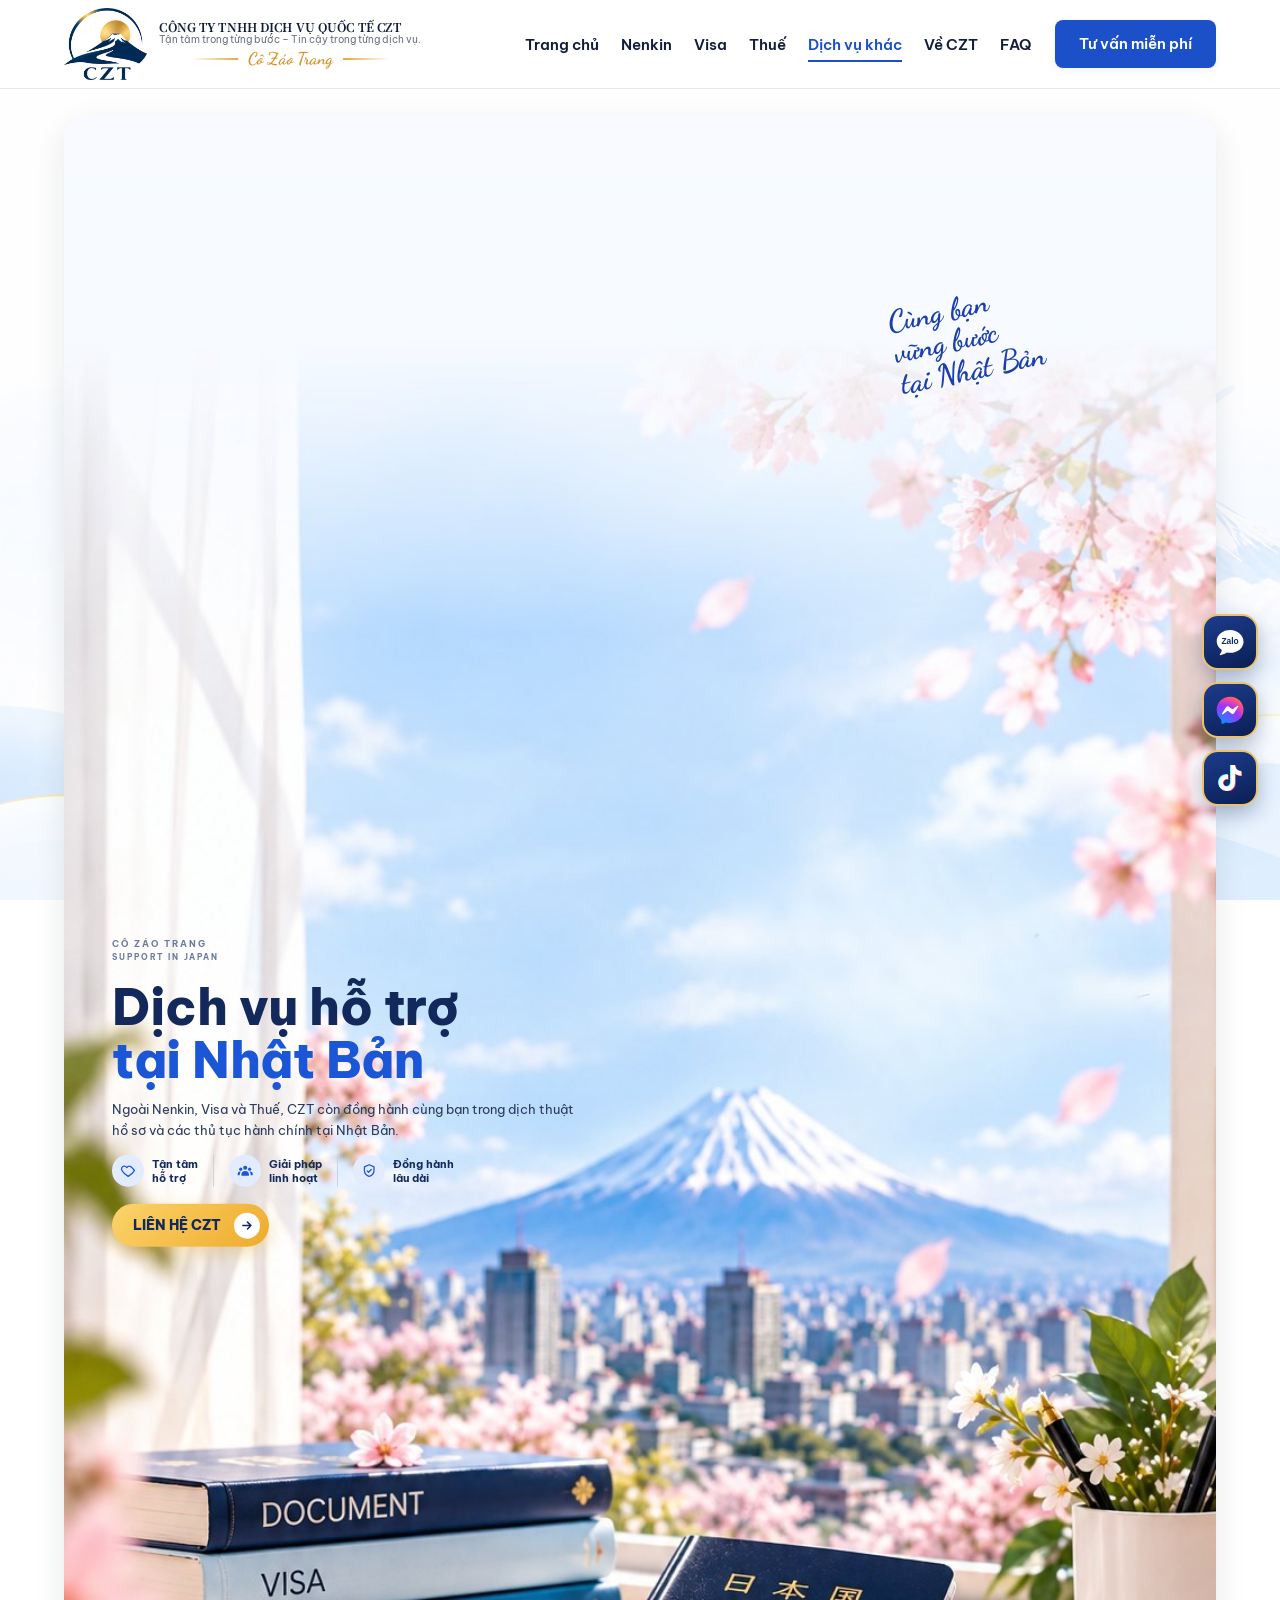
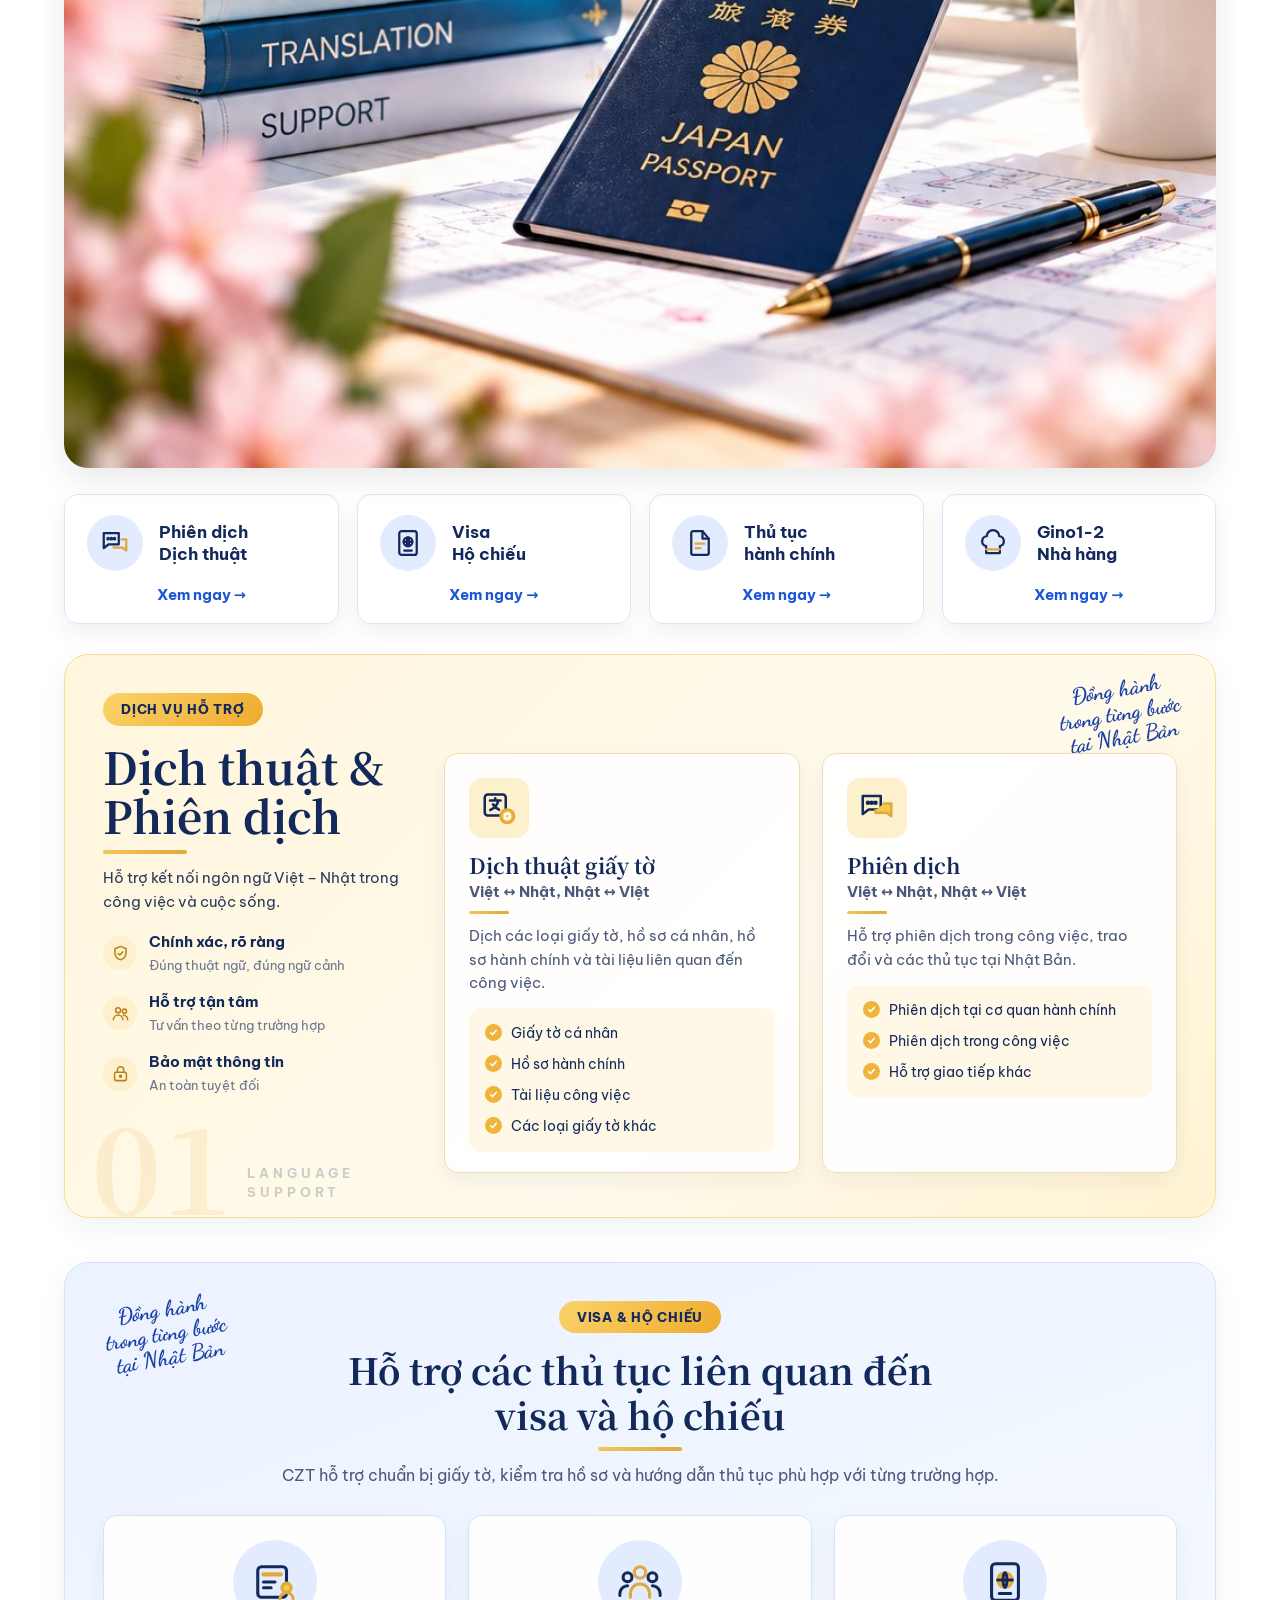
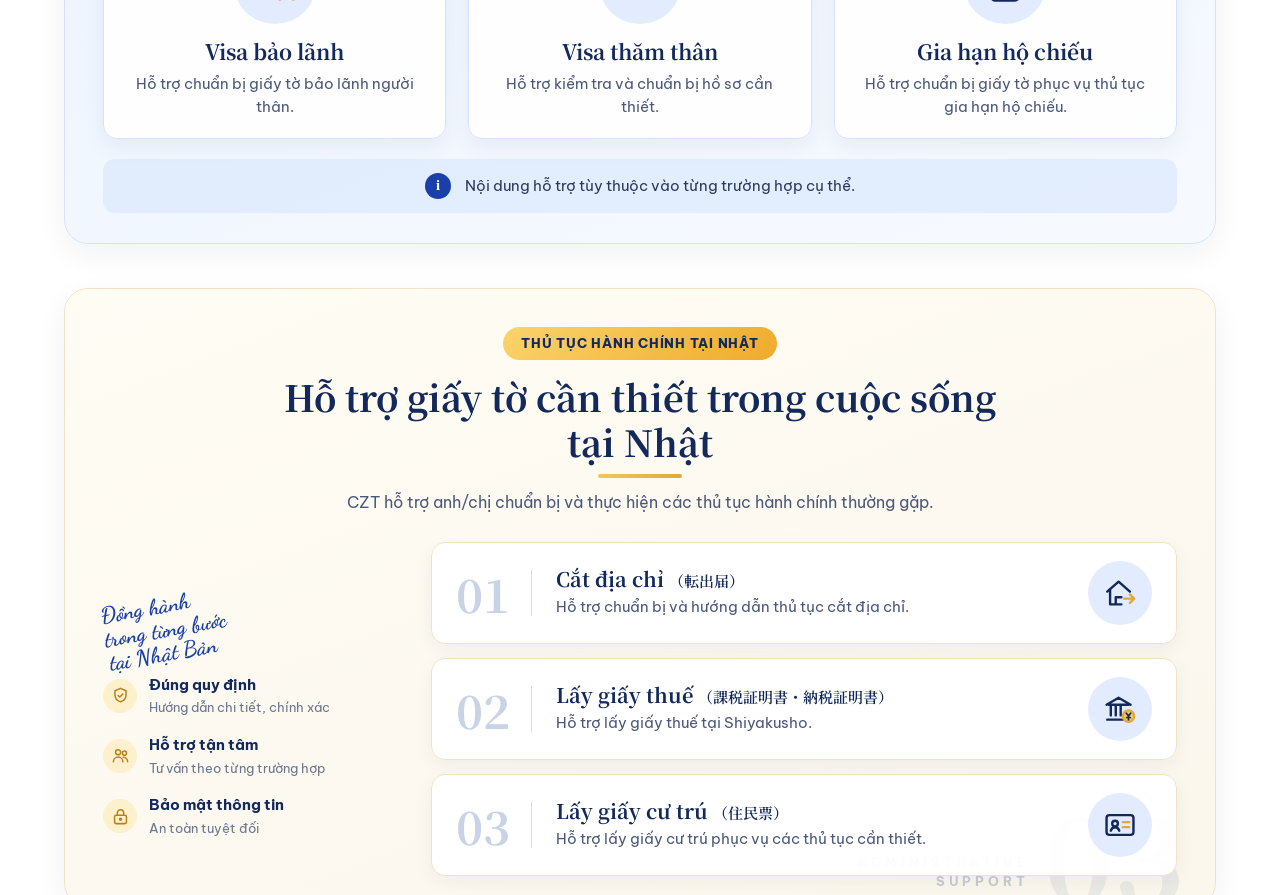
<file: dich-vu-khac.html>
<!DOCTYPE html>
<html lang="vi">
<head>
<meta charset="UTF-8">
<meta name="viewport" content="width=device-width, initial-scale=1.0">
<title>Dịch thuật &amp; Dịch vụ hành chính Nhật Bản | CZT</title>
<meta name="description" content="CZT hỗ trợ dịch thuật Nhật - Việt - Anh, gia hạn visa, đổi tư cách lưu trú, bảo lãnh, giấy tờ thuế và các thủ tục hành chính tại Nhật Bản.">
<meta name="keywords" content="dịch thuật Nhật Việt, gia hạn visa, đổi tư cách lưu trú, bảo lãnh, giấy tờ hành chính Nhật, CZT">
<meta property="og:title" content="Dịch thuật & Dịch vụ hành chính Nhật Bản | CZT">
<meta property="og:description" content="Dịch thuật và hỗ trợ thủ tục hành chính: gia hạn visa, đổi tư cách lưu trú, bảo lãnh, giấy tờ thuế.">
<meta property="og:type" content="website">
<link rel="icon" type="image/png" href="assets/logos/czt-favicon-2026.png">
<link rel="preconnect" href="https://fonts.googleapis.com">
<link rel="preconnect" href="https://fonts.gstatic.com" crossorigin>
<link href="https://fonts.googleapis.com/css2?family=Be+Vietnam+Pro:wght@400;500;600;700;800&family=Comfortaa:wght@500;600;700&family=Noto+Serif+JP:wght@600;700&family=Dancing+Script:wght@600;700&display=swap" rel="stylesheet">
<link rel="stylesheet" href="css/style.css?v=20261027a">
</head>
<body class="dk-page">

<!-- ============ HEADER / NAV ============ -->
<header class="header" id="header">
  <div class="container header__inner">
    <a href="index.html" class="logo">
      <img src="assets/logos/czt-logo-2026.png" alt="CZT - CZT International Service" class="logo__img">
      <span class="logo__text">
        <strong>CÔNG TY TNHH DỊCH VỤ QUỐC TẾ CZT</strong>
        <small>Tận tâm trong từng bước – Tin cậy trong từng dịch vụ.</small>
        <em class="logo__brand">Cô Záo Trang</em>
      </span>
    </a>

    <nav class="nav" id="nav">
      <ul>
        <li><a href="index.html">Trang chủ</a></li>
        <li><a href="nenkin.html">Nenkin</a></li>
        <li><a href="visa.html">Visa</a></li>
        <li><a href="thue.html">Thuế</a></li>
        <li><a href="dich-vu-khac.html" class="is-active">Dịch vụ khác</a></li>
        <li><a href="ve-czt.html">Về CZT</a></li>
        <li><a href="faq.html">FAQ</a></li>
      </ul>
    </nav>

    <div class="header__cta">
      <a href="index.html#contact" class="btn btn--primary">Tư vấn miễn phí</a>
      <button class="nav-toggle" id="navToggle" aria-label="Mở menu">
        <span></span><span></span><span></span>
      </button>
    </div>
  </div>
</header>

<!-- Floating action buttons -->
<div class="floating-actions">
  <a href="https://zalo.me/g/d9w8djm0zfuvlax0gopg" target="_blank" rel="noopener" class="fab fab--zalo" data-tip="Zalo" aria-label="Chat Zalo"><svg viewBox="0 0 48 48" aria-hidden="true"><path fill="#fff" d="M24 6C13 6 4 13.4 4 22.6c0 5.3 3 10 7.6 13-.3 2.3-1.3 4.6-2.9 6.4-.5.6-.1 1.5.7 1.4 4.2-.7 7.6-2.3 9.8-3.8 1.5.3 3.1.4 4.8.4 11 0 20-7.4 20-16.6S35 6 24 6z"/><text x="24" y="27.5" text-anchor="middle" font-family="Arial, sans-serif" font-weight="800" font-size="12.5" fill="#0d2a66">Zalo</text></svg></a>
  <a href="https://m.me/tokuteicozaotrang" target="_blank" rel="noopener" class="fab fab--mess" data-tip="Messenger" aria-label="Messenger"><svg viewBox="0 0 48 48" aria-hidden="true"><defs><radialGradient id="fabMess" cx="20%" cy="100%" r="110%"><stop offset="0" stop-color="#0099ff"/><stop offset=".6" stop-color="#a033ff"/><stop offset=".9" stop-color="#ff5280"/><stop offset="1" stop-color="#ff7061"/></radialGradient></defs><path fill="url(#fabMess)" d="M24 4C12.7 4 4 12.3 4 23.5c0 5.9 2.4 11 6.4 14.5.3.3.5.7.5 1.2l.1 3.6c0 1.1 1.2 1.9 2.2 1.4l4-1.8c.3-.2.7-.2 1.1-.1 1.8.5 3.7.8 5.7.8 11.3 0 20-8.3 20-19.5S35.3 4 24 4z"/><path fill="#fff" d="M12 29.1l5.9-9.3c.9-1.5 2.9-1.9 4.3-.8l4.7 3.5c.4.3 1 .3 1.4 0l6.3-4.8c.8-.6 1.9.4 1.4 1.2L30.1 28.2c-.9 1.5-2.9 1.9-4.3.8l-4.7-3.5c-.4-.3-1-.3-1.4 0l-6.3 4.8c-.8.6-1.9-.4-1.4-1.2z"/></svg></a>
  <a href="https://www.tiktok.com/@tokuteicozaotrang?_r=1&amp;_t=ZS-99YONA8zto4" target="_blank" rel="noopener" class="fab fab--tiktok" data-tip="TikTok" aria-label="TikTok"><svg viewBox="0 0 448 512" aria-hidden="true"><path fill="#25f4ee" transform="translate(-14 -10)" d="M448 209.9a210.1 210.1 0 0 1-122.8-39.3V349.4A162.6 162.6 0 1 1 185 188.3V278.2a74.6 74.6 0 1 0 52.2 71.2V0l88 0a121.2 121.2 0 0 0 1.9 22.2h0A122.2 122.2 0 0 0 381 102.4a121.4 121.4 0 0 0 67 20.1z"/><path fill="#fe2c55" transform="translate(14 10)" d="M448 209.9a210.1 210.1 0 0 1-122.8-39.3V349.4A162.6 162.6 0 1 1 185 188.3V278.2a74.6 74.6 0 1 0 52.2 71.2V0l88 0a121.2 121.2 0 0 0 1.9 22.2h0A122.2 122.2 0 0 0 381 102.4a121.4 121.4 0 0 0 67 20.1z"/><path fill="#fff" d="M448 209.9a210.1 210.1 0 0 1-122.8-39.3V349.4A162.6 162.6 0 1 1 185 188.3V278.2a74.6 74.6 0 1 0 52.2 71.2V0l88 0a121.2 121.2 0 0 0 1.9 22.2h0A122.2 122.2 0 0 0 381 102.4a121.4 121.4 0 0 0 67 20.1z"/></svg></a>
  <button class="fab fab--top" id="backToTop" data-tip="Lên đầu trang" aria-label="Lên đầu trang"><svg viewBox="0 0 24 24" fill="none" stroke="currentColor" stroke-width="2.4" stroke-linecap="round" stroke-linejoin="round" aria-hidden="true"><path d="M12 19V5M5.5 11.5L12 5l6.5 6.5"/></svg></button>
</div>

<!-- ============ BANNER DỊCH VỤ KHÁC ============ -->
<section class="dk-banner">
  <div class="container">
    <div class="dk-banner__wrap">
      <picture>
        <source media="(max-width: 860px)" srcset="assets/docs/dvk/banner-mobile.jpg?v=20260924b">
        <img class="dk-banner__img" src="assets/docs/dvk/banner-desktop.jpg?v=20260924" alt="Hộ chiếu Nhật Bản, sách hồ sơ dịch thuật và visa bên cửa sổ nhìn ra núi Phú Sĩ" width="1923" height="818">
      </picture>
      <div class="dk-banner__content">
        <p class="dk-banner__brand">Cô Záo Trang<small>Support in Japan</small></p>
        <h1 class="dk-banner__title">Dịch vụ hỗ trợ<br><span>tại Nhật Bản</span></h1>
        <p class="dk-banner__desc">Ngoài Nenkin, Visa và Thuế, CZT còn đồng hành cùng bạn trong dịch thuật hồ sơ và các thủ tục hành chính tại Nhật Bản.</p>
        <ul class="dk-banner__feats">
          <li><span><svg viewBox="0 0 24 24" fill="none" stroke="currentColor" stroke-width="1.9" stroke-linecap="round" stroke-linejoin="round" aria-hidden="true"><path d="M12 20s-7-4.3-9.2-8.5C1.3 8.6 3 5 6.2 5c2 0 3.2 1.2 3.8 2.2C10.6 6.2 11.8 5 13.8 5 17 5 18.7 8.6 21.2 11.5 19 15.7 12 20 12 20z"/></svg></span>Tận tâm <br>hỗ trợ</li>
          <li><span><svg viewBox="0 0 24 24" fill="currentColor" aria-hidden="true"><circle cx="12" cy="7.5" r="3"/><circle cx="5.5" cy="9.5" r="2.3"/><circle cx="18.5" cy="9.5" r="2.3"/><path d="M6.5 19v-1.5a5.5 5.5 0 0 1 11 0V19zM1 18.5V17a4 4 0 0 1 4.5-4 7 7 0 0 0-1.5 4.5v1zM23 18.5V17a4 4 0 0 0-4.5-4 7 7 0 0 1 1.5 4.5v1z"/></svg></span>Giải pháp <br>linh hoạt</li>
          <li><span><svg viewBox="0 0 24 24" fill="none" stroke="currentColor" stroke-width="1.9" stroke-linecap="round" stroke-linejoin="round" aria-hidden="true"><path d="M12 3l7 3v5c0 4.5-3 7.7-7 9-4-1.3-7-4.5-7-9V6z"/><path d="M9 12l2 2 4-4"/></svg></span>Đồng hành <br>lâu dài</li>
        </ul>
        <a class="dk-banner__cta" href="#lien-he">Liên hệ CZT <span aria-hidden="true"><svg viewBox="0 0 24 24" fill="none" stroke="currentColor" stroke-width="2.6" stroke-linecap="round" stroke-linejoin="round"><path d="M5 12h14M13 6l6 6-6 6"/></svg></span></a>
      </div>
      <p class="dk-banner__script" aria-hidden="true">Cùng bạn<br>vững bước<br>tại Nhật Bản</p>
    </div>
  </div>
</section>

<!-- ============ 4 Ô TRUY CẬP NHANH ============ -->
<section class="dk-quick">
  <div class="container dk-quick__list">
    <a href="#dich-thuat" class="dk-quick__card"><span class="dk-quick__ic"><svg viewBox="0 0 24 24" fill="none" stroke="currentColor" stroke-width="1.8" stroke-linecap="round" stroke-linejoin="round" aria-hidden="true"><path d="M3 4h12v9H7l-4 3z"/><circle cx="6.5" cy="8.5" r=".6" fill="currentColor"/><circle cx="9" cy="8.5" r=".6" fill="currentColor"/><circle cx="11.5" cy="8.5" r=".6" fill="currentColor"/><path d="M17 9h4v9l-3-2.4h-7V15" stroke="#e0a93a"/></svg></span><span class="dk-quick__name">Phiên dịch<br>Dịch thuật</span><em>Xem ngay →</em></a>
    <a href="#visa-ho-chieu" class="dk-quick__card"><span class="dk-quick__ic"><svg viewBox="0 0 24 24" fill="none" stroke="currentColor" stroke-width="1.8" stroke-linecap="round" stroke-linejoin="round" aria-hidden="true"><rect x="5" y="2.5" width="14" height="19" rx="2"/><circle cx="12" cy="11" r="3.5"/><path d="M8.5 11h7M12 7.5c1.3 1 1.3 6 0 7M12 7.5c-1.3 1-1.3 6 0 7M9 18h6"/></svg></span><span class="dk-quick__name">Visa<br>Hộ chiếu</span><em>Xem ngay →</em></a>
    <a href="#thu-tuc" class="dk-quick__card"><span class="dk-quick__ic"><svg viewBox="0 0 24 24" fill="none" stroke="currentColor" stroke-width="1.8" stroke-linecap="round" stroke-linejoin="round" aria-hidden="true"><path d="M14 2.5H6.5a1.5 1.5 0 0 0-1.5 1.5v16a1.5 1.5 0 0 0 1.5 1.5h11a1.5 1.5 0 0 0 1.5-1.5V8.5z"/><path d="M14 2.5V8.5h5"/><path d="M8.5 12.5h7M8.5 16h4" stroke="#e0a93a"/></svg></span><span class="dk-quick__name">Thủ tục<br>hành chính</span><em>Xem ngay →</em></a>
    <a href="#gino-nha-hang" class="dk-quick__card"><span class="dk-quick__ic"><svg viewBox="0 0 24 24" fill="none" stroke="currentColor" stroke-width="1.8" stroke-linecap="round" stroke-linejoin="round" aria-hidden="true"><path d="M6.5 14.5A4 4 0 0 1 7 6.6a5 5 0 0 1 10 0 4 4 0 0 1 .5 7.9V20h-11z"/><path d="M6.5 17h11" stroke="#e0a93a"/></svg></span><span class="dk-quick__name">Gino1-2<br>Nhà hàng</span><em>Xem ngay →</em></a>
  </div>
</section>

<!-- ============ 01 DỊCH THUẬT & PHIÊN DỊCH ============ -->
<section class="dk-sec" id="dich-thuat">
  <div class="container">
    <div class="dk-panel dk-panel--gold dk-split">
      <span class="dk-num" aria-hidden="true">01<small>Language<br>Support</small></span>
      <span class="dk-script dk-script--tr" aria-hidden="true">Đồng hành<br>trong từng bước<br>tại Nhật Bản</span>
      <div class="dk-intro">
        <span class="dk-tag">Dịch vụ hỗ trợ</span>
        <h2 class="dk-intro__title">Dịch thuật &amp;<br>Phiên dịch</h2>
        <span class="dk-line" aria-hidden="true"></span>
        <p class="dk-intro__desc">Hỗ trợ kết nối ngôn ngữ Việt &ndash; Nhật trong công việc và cuộc sống.</p>
        <ul class="dk-points">
          <li><span><svg viewBox="0 0 24 24" fill="none" stroke="currentColor" stroke-width="1.9" stroke-linecap="round" stroke-linejoin="round" aria-hidden="true"><path d="M12 3l7 3v5c0 4.5-3 7.7-7 9-4-1.3-7-4.5-7-9V6z"/><path d="M9 12l2 2 4-4"/></svg></span><b>Chính xác, rõ ràng</b><small>Đúng thuật ngữ, đúng ngữ cảnh</small></li>
          <li><span><svg viewBox="0 0 24 24" fill="none" stroke="currentColor" stroke-width="1.9" stroke-linecap="round" stroke-linejoin="round" aria-hidden="true"><circle cx="9" cy="8" r="3.2"/><path d="M3 20c0-3.3 2.7-6 6-6s6 2.7 6 6"/><circle cx="17" cy="9" r="2.6"/><path d="M15.5 14.2c3 .2 5.5 2.6 5.5 5.8"/></svg></span><b>Hỗ trợ tận tâm</b><small>Tư vấn theo từng trường hợp</small></li>
          <li><span><svg viewBox="0 0 24 24" fill="none" stroke="currentColor" stroke-width="1.9" stroke-linecap="round" stroke-linejoin="round" aria-hidden="true"><rect x="4.5" y="10.5" width="15" height="10.5" rx="2"/><path d="M8 10.5V7.5a4 4 0 0 1 8 0v3"/><circle cx="12" cy="15.5" r="1.3" fill="currentColor"/></svg></span><b>Bảo mật thông tin</b><small>An toàn tuyệt đối</small></li>
        </ul>
      </div>
      <div class="dk-cards dk-cards--2">
        <div class="dk-card">
          <span class="dk-card__ic"><svg viewBox="0 0 24 24" fill="none" stroke="currentColor" stroke-width="1.7" stroke-linecap="round" stroke-linejoin="round" aria-hidden="true"><rect x="2.5" y="3" width="14" height="14" rx="2"/><path d="M6 7h7M9.5 5.5V7M11.5 7c-.5 3-2.6 5.2-5.3 6.3M8 9.5c.9 1.6 2.3 2.9 4 3.6"/><circle cx="17.5" cy="17.5" r="4.5" fill="#f6c94f" stroke="#e0a93a"/><path d="M15.8 17.2a1.8 1.8 0 0 1 3.2-.8M19.2 17.8a1.8 1.8 0 0 1-3.2.8" stroke="#fff"/></svg></span>
          <h3>Dịch thuật giấy tờ</h3>
          <p class="dk-card__lang">Việt ↔ Nhật, Nhật ↔ Việt</p>
          <span class="dk-line dk-line--s" aria-hidden="true"></span>
          <p>Dịch các loại giấy tờ, hồ sơ cá nhân, hồ sơ hành chính và tài liệu liên quan đến công việc.</p>
          <ul class="dk-checks"><li>Giấy tờ cá nhân</li><li>Hồ sơ hành chính</li><li>Tài liệu công việc</li><li>Các loại giấy tờ khác</li></ul>
        </div>
        <div class="dk-card">
          <span class="dk-card__ic"><svg viewBox="0 0 24 24" fill="none" stroke="currentColor" stroke-width="1.7" stroke-linecap="round" stroke-linejoin="round" aria-hidden="true"><path d="M2.5 4h12v9H6.5l-4 3z"/><circle cx="6" cy="8.5" r=".7" fill="currentColor"/><circle cx="8.5" cy="8.5" r=".7" fill="currentColor"/><circle cx="11" cy="8.5" r=".7" fill="currentColor"/><path d="M16.5 9h5v8.5l-3-2.3h-7.5V13.5" fill="#f6c94f" stroke="#e0a93a"/></svg></span>
          <h3>Phiên dịch</h3>
          <p class="dk-card__lang">Việt ↔ Nhật, Nhật ↔ Việt</p>
          <span class="dk-line dk-line--s" aria-hidden="true"></span>
          <p>Hỗ trợ phiên dịch trong công việc, trao đổi và các thủ tục tại Nhật Bản.</p>
          <ul class="dk-checks"><li>Phiên dịch tại cơ quan hành chính</li><li>Phiên dịch trong công việc</li><li>Hỗ trợ giao tiếp khác</li></ul>
        </div>
      </div>
    </div>
  </div>
</section>

<!-- ============ 02 VISA & HỘ CHIẾU ============ -->
<section class="dk-sec" id="visa-ho-chieu">
  <div class="container">
    <div class="dk-panel dk-panel--blue">
      <span class="dk-script dk-script--tl" aria-hidden="true">Đồng hành<br>trong từng bước<br>tại Nhật Bản</span>
      <div class="dk-head">
        <span class="dk-tag">Visa &amp; hộ chiếu</span>
        <h2 class="dk-head__title">Hỗ trợ các thủ tục liên quan đến<br>visa và hộ chiếu</h2>
        <span class="dk-line" aria-hidden="true"></span>
        <p class="dk-head__sub">CZT hỗ trợ chuẩn bị giấy tờ, kiểm tra hồ sơ và hướng dẫn thủ tục phù hợp với từng trường hợp.</p>
      </div>
      <div class="dk-cards dk-cards--3">
        <div class="dk-card dk-card--center"><span class="dk-card__ic dk-card__ic--round"><svg viewBox="0 0 24 24" fill="none" stroke="currentColor" stroke-width="1.6" stroke-linecap="round" stroke-linejoin="round" aria-hidden="true"><rect x="3" y="4" width="15" height="16" rx="2"/><path d="M6 8h9" stroke="#e0a93a" stroke-width="2.2"/><path d="M6 12h6M6 15h4"/><circle cx="18" cy="15" r="2.4" fill="#f6c94f" stroke="#e0a93a"/><path d="M14.5 21a3.5 3.5 0 0 1 7 0" stroke="#e0a93a"/></svg></span><h3>Visa bảo lãnh</h3><p>Hỗ trợ chuẩn bị giấy tờ bảo lãnh người thân.</p></div>
        <div class="dk-card dk-card--center"><span class="dk-card__ic dk-card__ic--round"><svg viewBox="0 0 24 24" fill="none" stroke="currentColor" stroke-width="1.6" stroke-linecap="round" stroke-linejoin="round" aria-hidden="true"><circle cx="12" cy="7" r="3" stroke="#e0a93a"/><circle cx="5.5" cy="9.5" r="2.3"/><circle cx="18.5" cy="9.5" r="2.3"/><path d="M7 20v-2a5 5 0 0 1 10 0v2" stroke="#e0a93a"/><path d="M1.5 19v-1a4 4 0 0 1 4-4M22.5 19v-1a4 4 0 0 0-4-4"/></svg></span><h3>Visa thăm thân</h3><p>Hỗ trợ kiểm tra và chuẩn bị hồ sơ cần thiết.</p></div>
        <div class="dk-card dk-card--center"><span class="dk-card__ic dk-card__ic--round"><svg viewBox="0 0 24 24" fill="none" stroke="currentColor" stroke-width="1.6" stroke-linecap="round" stroke-linejoin="round" aria-hidden="true"><rect x="5" y="2.5" width="14" height="19" rx="2"/><circle cx="12" cy="11" r="3.8" fill="#f6c94f" stroke="#e0a93a"/><path d="M8.2 11h7.6M12 7.2c1.4 1 1.4 6.6 0 7.6M12 7.2c-1.4 1-1.4 6.6 0 7.6" stroke="#13295b"/><path d="M9 18h6"/></svg></span><h3>Gia hạn hộ chiếu</h3><p>Hỗ trợ chuẩn bị giấy tờ phục vụ thủ tục gia hạn hộ chiếu.</p></div>
      </div>
      <p class="dk-info"><span aria-hidden="true">i</span>Nội dung hỗ trợ tùy thuộc vào từng trường hợp cụ thể.</p>
    </div>
  </div>
</section>

<!-- ============ 03 THỦ TỤC HÀNH CHÍNH ============ -->
<section class="dk-sec" id="thu-tuc">
  <div class="container">
    <div class="dk-panel dk-panel--cream">
      <span class="dk-num dk-num--br" aria-hidden="true"><small>Administrative<br>Support</small>03</span>
      <div class="dk-head">
        <span class="dk-tag">Thủ tục hành chính tại Nhật</span>
        <h2 class="dk-head__title">Hỗ trợ giấy tờ cần thiết trong cuộc sống tại Nhật</h2>
        <span class="dk-line" aria-hidden="true"></span>
        <p class="dk-head__sub">CZT hỗ trợ anh/chị chuẩn bị và thực hiện các thủ tục hành chính thường gặp.</p>
      </div>
      <div class="dk-admin">
        <div class="dk-admin__side">
          <span class="dk-script" aria-hidden="true">Đồng hành<br>trong từng bước<br>tại Nhật Bản</span>
          <ul class="dk-points">
            <li><span><svg viewBox="0 0 24 24" fill="none" stroke="currentColor" stroke-width="1.9" stroke-linecap="round" stroke-linejoin="round" aria-hidden="true"><path d="M12 3l7 3v5c0 4.5-3 7.7-7 9-4-1.3-7-4.5-7-9V6z"/><path d="M9 12l2 2 4-4"/></svg></span><b>Đúng quy định</b><small>Hướng dẫn chi tiết, chính xác</small></li>
            <li><span><svg viewBox="0 0 24 24" fill="none" stroke="currentColor" stroke-width="1.9" stroke-linecap="round" stroke-linejoin="round" aria-hidden="true"><circle cx="9" cy="8" r="3.2"/><path d="M3 20c0-3.3 2.7-6 6-6s6 2.7 6 6"/><circle cx="17" cy="9" r="2.6"/><path d="M15.5 14.2c3 .2 5.5 2.6 5.5 5.8"/></svg></span><b>Hỗ trợ tận tâm</b><small>Tư vấn theo từng trường hợp</small></li>
            <li><span><svg viewBox="0 0 24 24" fill="none" stroke="currentColor" stroke-width="1.9" stroke-linecap="round" stroke-linejoin="round" aria-hidden="true"><rect x="4.5" y="10.5" width="15" height="10.5" rx="2"/><path d="M8 10.5V7.5a4 4 0 0 1 8 0v3"/><circle cx="12" cy="15.5" r="1.3" fill="currentColor"/></svg></span><b>Bảo mật thông tin</b><small>An toàn tuyệt đối</small></li>
          </ul>
        </div>
        <ol class="dk-steps">
          <li><b class="dk-steps__no">01</b><div><h3>Cắt địa chỉ <span lang="ja">（転出届）</span></h3><p>Hỗ trợ chuẩn bị và hướng dẫn thủ tục cắt địa chỉ.</p></div><span class="dk-steps__ic"><svg viewBox="0 0 24 24" fill="none" stroke="currentColor" stroke-width="1.7" stroke-linecap="round" stroke-linejoin="round" aria-hidden="true"><path d="M3 11L11 4l8 7"/><path d="M5 9.5V20h8M9 20v-5h4"/><path d="M15 16h7M19 13l3 3-3 3" stroke="#e0a93a"/></svg></span></li>
          <li><b class="dk-steps__no">02</b><div><h3>Lấy giấy thuế <span lang="ja">（課税証明書・納税証明書）</span></h3><p>Hỗ trợ lấy giấy thuế tại Shiyakusho.</p></div><span class="dk-steps__ic"><svg viewBox="0 0 24 24" fill="none" stroke="currentColor" stroke-width="1.7" stroke-linecap="round" stroke-linejoin="round" aria-hidden="true"><path d="M2.5 9L11 4l8.5 5M4 9h14M5.5 9.5v7M9 9.5v7M12.5 9.5v7M3 19.5h11"/><circle cx="18" cy="17" r="4" fill="#f6c94f" stroke="#e0a93a"/><path d="M16.5 15l1.5 2 1.5-2M18 17v2.5M16.7 18h2.6" stroke="#13295b" stroke-width="1.2"/></svg></span></li>
          <li><b class="dk-steps__no">03</b><div><h3>Lấy giấy cư trú <span lang="ja">（住民票）</span></h3><p>Hỗ trợ lấy giấy cư trú phục vụ các thủ tục cần thiết.</p></div><span class="dk-steps__ic"><svg viewBox="0 0 24 24" fill="none" stroke="currentColor" stroke-width="1.7" stroke-linecap="round" stroke-linejoin="round" aria-hidden="true"><rect x="2.5" y="5" width="19" height="14" rx="2"/><circle cx="8.5" cy="11" r="2"/><path d="M5.5 16c.5-1.6 1.6-2.4 3-2.4s2.5.8 3 2.4"/><path d="M14 10h4.5M14 13.5h4.5" stroke="#e0a93a"/></svg></span></li>
        </ol>
      </div>
    </div>
  </div>
</section>

<!-- ============ 04 TOKUTEI GINO NHÀ HÀNG ============ -->
<section class="dk-sec" id="gino-nha-hang">
  <div class="container">
    <div class="dk-panel dk-panel--blue dk-gino">
      <span class="dk-num dk-num--bl" aria-hidden="true">04<small>Study<br>Support</small></span>
      <div class="dk-gino__text">
        <span class="dk-tag">Hỗ trợ học tập</span>
        <h2 class="dk-intro__title">Tokutei Gino<br>Nhà hàng</h2>
        <p class="dk-gino__desc">Tài liệu &ndash; hướng dẫn học &ndash; hỗ trợ ôn thi Kỹ năng đặc định Gino1 &amp; Gino2 ngành Nhà hàng.</p>
        <ul class="dk-gino__feats">
          <li><span><svg viewBox="0 0 24 24" fill="none" stroke="currentColor" stroke-width="1.8" stroke-linecap="round" stroke-linejoin="round" aria-hidden="true"><path d="M2.5 5.5c3-1.3 6-1.3 9.5.5v14c-3.5-1.8-6.5-1.8-9.5-.5zM21.5 5.5c-3-1.3-6-1.3-9.5.5v14c3.5-1.8 6.5-1.8 9.5-.5z"/></svg></span><b>Tài liệu học</b><small>Cung cấp tài liệu đầy đủ, cập nhật</small></li>
          <li><span><svg viewBox="0 0 24 24" fill="none" stroke="currentColor" stroke-width="1.8" stroke-linecap="round" stroke-linejoin="round" aria-hidden="true"><rect x="3" y="4" width="18" height="12" rx="1.5"/><circle cx="9" cy="9" r="2"/><path d="M5.5 14c.6-1.4 1.8-2.2 3.5-2.2M13 8h5M13 11h3M8 20h8M12 16v4"/></svg></span><b>Hướng dẫn học</b><small>Giải thích chi tiết, dễ hiểu, thực tế</small></li>
          <li><span><svg viewBox="0 0 24 24" fill="none" stroke="currentColor" stroke-width="1.8" stroke-linecap="round" stroke-linejoin="round" aria-hidden="true"><path d="M14 2.5H6.5a1.5 1.5 0 0 0-1.5 1.5v16a1.5 1.5 0 0 0 1.5 1.5h11a1.5 1.5 0 0 0 1.5-1.5V8.5z"/><path d="M14 2.5V8.5h5"/><path d="M8.5 12.5h7M8.5 16h4"/></svg></span><b>Hỗ trợ ôn thi</b><small>Đồng hành đến khi bạn sẵn sàng</small></li>
        </ul>
        <div class="dk-gino__actions">
          <a class="dk-btn" href="#lien-he">Liên hệ tư vấn ngay <span aria-hidden="true">›</span></a>
          <p class="dk-gino__note"><svg viewBox="0 0 24 24" fill="none" stroke="currentColor" stroke-width="1.7" stroke-linecap="round" stroke-linejoin="round" aria-hidden="true"><path d="M2 9l10-5 10 5-10 5z"/><path d="M6 11v5c3 2 9 2 12 0v-5M22 9v6"/></svg>Cùng bạn chinh phục<br>Kỹ năng đặc định tại Nhật Bản!</p>
        </div>
      </div>
      <div class="dk-gino__visual" aria-hidden="true">
        <span class="dk-script dk-script--tr">Đồng hành<br>trong từng bước<br>tại Nhật Bản</span>
        <div class="dk-books">
          <div class="dk-book dk-book--cover"><b lang="ja">特定技能<br>外食業</b><small>Tokutei Gino</small><span>🍱</span></div>
          <div class="dk-book dk-book--side"><b lang="ja">日本語<br>飲食業の会話</b><span>👨‍🍳</span></div>
          <div class="dk-book dk-book--spine" lang="ja">特定技能1号 対策テキスト 外食業</div>
          <div class="dk-book dk-book--spine" lang="ja">特定技能2号 対策テキスト 外食業</div>
          <div class="dk-book dk-book--spine" lang="ja">飲食業 実技・面接対策</div>
        </div>
        <span class="dk-badge"><b>Gino1<br>&amp; Gino2</b><small>Nhà hàng</small></span>
      </div>
    </div>
  </div>
</section>

<!-- ============ LIÊN HỆ ============ -->
<section class="dk-sec dk-sec--last" id="lien-he">
  <div class="container">
    <div class="dk-cta">
      <div>
        <h2>Bạn cần hỗ trợ dịch thuật hoặc thủ tục khác?</h2>
        <p>Nhắn tin cho CZT để được tư vấn miễn phí và báo giá theo từng loại hồ sơ.</p>
      </div>
      <div class="dk-cta__actions">
        <a class="dk-cta__btn dk-cta__btn--gold" href="https://m.me/tokuteicozaotrang" target="_blank" rel="noopener"><svg viewBox="0 0 24 24" fill="#0a7cff" aria-hidden="true"><path d="M12 2C6.2 2 2 6.3 2 11.8c0 3.1 1.4 5.9 3.7 7.7V23l3.4-1.9c.9.3 1.9.4 2.9.4 5.8 0 10-4.3 10-9.8S17.8 2 12 2zm1 12.2l-2.5-2.7-5 2.7 5.5-5.8 2.6 2.7 4.9-2.7-5.5 5.8z"/></svg>Nhắn tin Messenger</a>
        <a class="dk-cta__btn" href="https://zalo.me/g/d9w8djm0zfuvlax0gopg" target="_blank" rel="noopener"><svg viewBox="0 0 24 24" fill="#0068ff" aria-hidden="true"><path fill-rule="evenodd" clip-rule="evenodd" d="M12 2.9c-5.16 0-9.35 3.53-9.35 7.89 0 2.48 1.36 4.69 3.48 6.13-.13 1.03-.6 2.2-1.35 3.05-.27.3-.3.79.37.72 2.02-.36 3.63-1.2 4.7-1.9.68.12 1.39.19 2.15.19 5.16 0 9.35-3.53 9.35-7.89S17.16 2.9 12 2.9zM8.75 7.35h6.5v1.75l-4.05 4.8h4.05v1.75h-6.7v-1.75l4.05-4.8h-3.85z"/></svg>Chat Zalo</a>
        <a class="dk-cta__btn" href="tel:+818050508378"><svg viewBox="0 0 24 24" fill="none" stroke="currentColor" stroke-width="2" stroke-linecap="round" stroke-linejoin="round" aria-hidden="true"><path d="M22 16.9v3a2 2 0 0 1-2.2 2 19.8 19.8 0 0 1-8.6-3.1 19.5 19.5 0 0 1-6-6A19.8 19.8 0 0 1 2.1 4.2 2 2 0 0 1 4.1 2h3a2 2 0 0 1 2 1.7c.1 1 .4 1.9.7 2.8a2 2 0 0 1-.5 2.1L8 9.9a16 16 0 0 0 6 6l1.3-1.3a2 2 0 0 1 2.1-.4c.9.3 1.8.6 2.8.7a2 2 0 0 1 1.7 2z"/></svg>+81 080-5050-8378</a>
      </div>
    </div>
  </div>
</section>

<!-- ============ FOOTER ============ -->
<footer class="footer">
  <div class="container footer__inner">
    <div class="footer__col footer__brand">
      <div class="footer__logo">
        <img src="assets/logos/czt-logo-2026.png" alt="Logo CZT" width="640" height="552" loading="lazy">
        <strong>Công ty TNHH Dịch Vụ Quốc Tế CZT</strong>
      </div>
      <p>MST: 2803234866</p>
      <p>Địa chỉ: Thôn Xuân Hồng, Xã Xuân Bình, Tỉnh Thanh Hóa</p>
      <p>Hotline: +81 080-5050-8378</p>
      <p>Email: dichvuquocteczt@gmail.com</p>
      <div class="footer__socials">
        <a href="https://www.facebook.com/tokuteicozaotrang" target="_blank" rel="noopener" title="Facebook"><svg viewBox="0 0 24 24" fill="currentColor" aria-hidden="true"><path d="M13.4 21v-8.2h2.8l.42-3.24h-3.22V7.49c0-.94.26-1.58 1.6-1.58h1.72V3.01c-.3-.04-1.32-.13-2.5-.13-2.48 0-4.18 1.51-4.18 4.29v2.39H7.24v3.24h2.8V21h3.36z"/></svg></a>
        <a href="https://www.tiktok.com/@tokuteicozaotrang?_r=1&amp;_t=ZS-99YONA8zto4" target="_blank" rel="noopener" title="TikTok"><svg viewBox="0 0 24 24" fill="currentColor" aria-hidden="true"><path d="M16.84 5.72a4.55 4.55 0 0 1-1.09-2.97h-2.99v11.99a2.53 2.53 0 1 1-1.8-2.42V9.28a5.55 5.55 0 1 0 4.72 5.48V9.11a7.47 7.47 0 0 0 4.35 1.39V7.53a4.53 4.53 0 0 1-3.19-1.81z"/></svg></a>
        <a href="https://zalo.me/g/d9w8djm0zfuvlax0gopg" target="_blank" rel="noopener" title="Zalo"><svg viewBox="0 0 24 24" fill="currentColor" aria-hidden="true"><path fill-rule="evenodd" clip-rule="evenodd" d="M12 2.9c-5.16 0-9.35 3.53-9.35 7.89 0 2.48 1.36 4.69 3.48 6.13-.13 1.03-.6 2.2-1.35 3.05-.27.3-.3.79.37.72 2.02-.36 3.63-1.2 4.7-1.9.68.12 1.39.19 2.15.19 5.16 0 9.35-3.53 9.35-7.89S17.16 2.9 12 2.9zM8.75 7.35h6.5v1.75l-4.05 4.8h4.05v1.75h-6.7v-1.75l4.05-4.8h-3.85z"/></svg></a>
      </div>
    </div>
    <div class="footer__col">
      <h4>Dịch vụ</h4>
      <a href="nenkin.html">Nenkin</a>
      <a href="visa.html">Visa Gino2</a>
      <a href="thue.html">Giảm thuế</a>
      <a href="dich-vu-khac.html">Dịch vụ khác</a>
    </div>
    <div class="footer__col">
      <h4>Về CZT</h4>
      <a href="ve-czt.html">Giới thiệu</a>
      <a href="index.html#contact">Liên hệ</a>
    </div>
    <div class="footer__col">
      <h4>Chính sách</h4>
      <a href="policy.html#privacy">Bảo mật thông tin</a>
      <a href="policy.html#terms">Điều khoản sử dụng</a>
      <a href="policy.html#refund">Thanh toán & hoàn tiền</a>
      <a href="policy.html#complaint">Giải quyết khiếu nại</a>
      <a href="policy.html#contact">Thông tin liên hệ</a>
    </div>
    <div class="footer__col">
      <h4>Bản đồ</h4>
      <div class="footer__map">
        <iframe title="Bản đồ CZT" src="https://www.google.com/maps?q=H%E1%BB%93ng%20Ti%E1%BA%BFn%2C%20Xu%C3%A2n%20B%C3%ACnh%2C%20Thanh%20H%C3%B3a%2C%20Vietnam&amp;output=embed" loading="lazy" referrerpolicy="no-referrer-when-downgrade"></iframe>
      </div>
    </div>
  </div>
  <div class="footer__bottom">
    <div class="container">
      <p>&copy; <span id="year"></span>  Công ty TNHH Dịch Vụ Quốc Tế CZT.</p>
    </div>
  </div>
</footer>

<script src="js/script.js"></script>
</body>
</html>
</file>
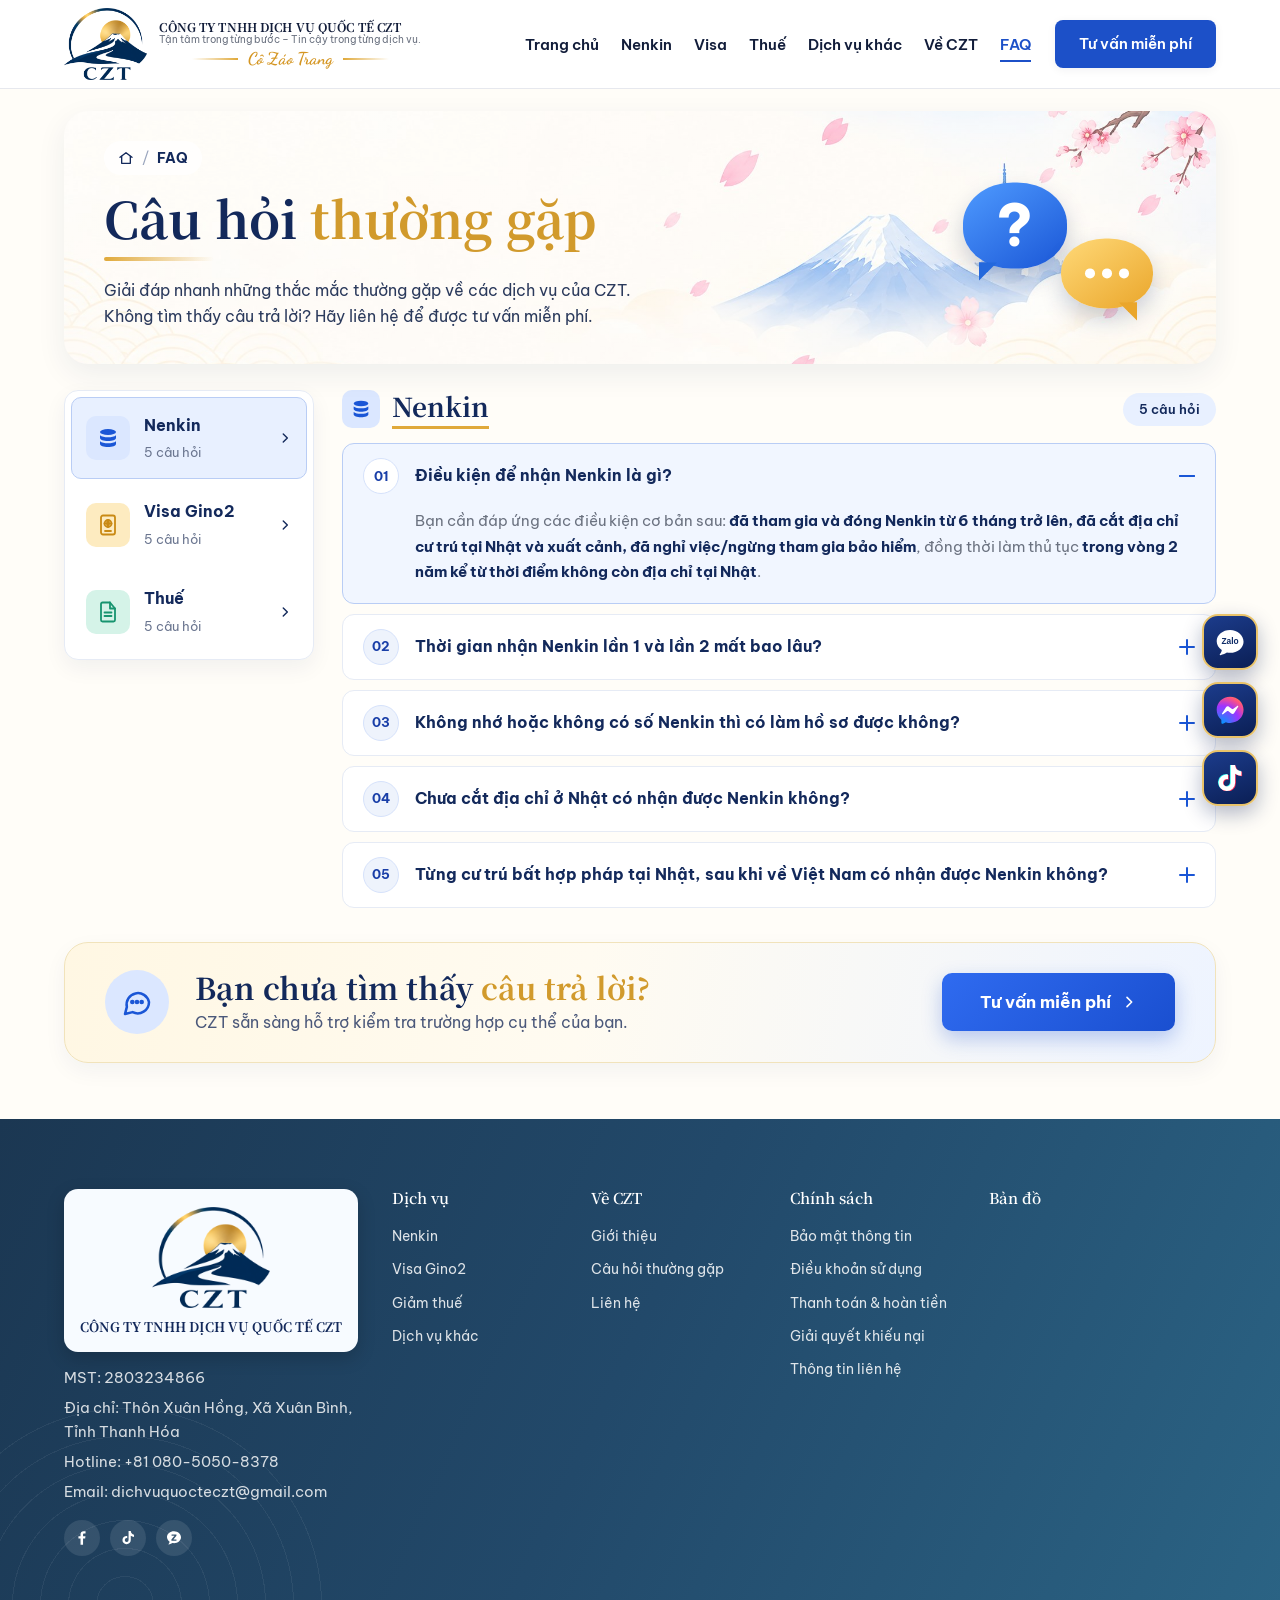
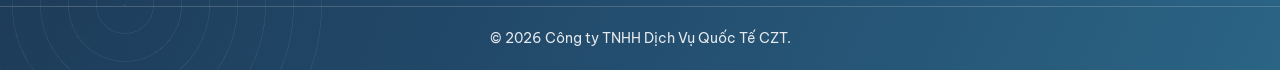
<file: faq.html>
<!DOCTYPE html>
<html lang="vi">
<head>
<meta charset="UTF-8">
<meta name="viewport" content="width=device-width, initial-scale=1.0">
<title>Câu hỏi thường gặp (FAQ) | CZT</title>
<meta name="description" content="Câu hỏi thường gặp về dịch vụ Nenkin, Visa Gino2 và hoàn/giảm thuế của CZT.">
<meta property="og:title" content="Câu hỏi thường gặp (FAQ) | CZT">
<meta property="og:type" content="website">
<link rel="icon" type="image/png" href="assets/logos/czt-favicon-2026.png">
<link rel="preconnect" href="https://fonts.googleapis.com">
<link rel="preconnect" href="https://fonts.gstatic.com" crossorigin>
<link href="https://fonts.googleapis.com/css2?family=Be+Vietnam+Pro:wght@400;500;600;700;800&family=Comfortaa:wght@500;600;700&family=Noto+Serif+JP:wght@600;700&family=Dancing+Script:wght@600;700&display=swap" rel="stylesheet">
<link rel="stylesheet" href="css/style.css?v=20261027a">
</head>
<body class="fq-page">

<!-- ============ HEADER / NAV ============ -->
<header class="header" id="header">
  <div class="container header__inner">
    <a href="index.html" class="logo">
      <img src="assets/logos/czt-logo-2026.png" alt="CZT - CZT International Service" class="logo__img">
      <span class="logo__text">
        <strong>CÔNG TY TNHH DỊCH VỤ QUỐC TẾ CZT</strong>
        <small>Tận tâm trong từng bước – Tin cậy trong từng dịch vụ.</small>
        <em class="logo__brand">Cô Záo Trang</em>
      </span>
    </a>

    <nav class="nav" id="nav">
      <ul>
        <li><a href="index.html">Trang chủ</a></li>
        <li><a href="nenkin.html">Nenkin</a></li>
        <li><a href="visa.html">Visa</a></li>
        <li><a href="thue.html">Thuế</a></li>
        <li><a href="dich-vu-khac.html">Dịch vụ khác</a></li>
        <li><a href="ve-czt.html">Về CZT</a></li>
        <li><a href="faq.html" class="is-active">FAQ</a></li>
      </ul>
    </nav>

    <div class="header__cta">
      <a href="index.html#contact" class="btn btn--primary">Tư vấn miễn phí</a>
      <button class="nav-toggle" id="navToggle" aria-label="Mở menu">
        <span></span><span></span><span></span>
      </button>
    </div>
  </div>
</header>

<!-- Floating action buttons -->
<div class="floating-actions">
  <a href="https://zalo.me/g/d9w8djm0zfuvlax0gopg" target="_blank" rel="noopener" class="fab fab--zalo" data-tip="Zalo" aria-label="Chat Zalo"><svg viewBox="0 0 48 48" aria-hidden="true"><path fill="#fff" d="M24 6C13 6 4 13.4 4 22.6c0 5.3 3 10 7.6 13-.3 2.3-1.3 4.6-2.9 6.4-.5.6-.1 1.5.7 1.4 4.2-.7 7.6-2.3 9.8-3.8 1.5.3 3.1.4 4.8.4 11 0 20-7.4 20-16.6S35 6 24 6z"/><text x="24" y="27.5" text-anchor="middle" font-family="Arial, sans-serif" font-weight="800" font-size="12.5" fill="#0d2a66">Zalo</text></svg></a>
  <a href="https://m.me/tokuteicozaotrang" target="_blank" rel="noopener" class="fab fab--mess" data-tip="Messenger" aria-label="Messenger"><svg viewBox="0 0 48 48" aria-hidden="true"><defs><radialGradient id="fabMess" cx="20%" cy="100%" r="110%"><stop offset="0" stop-color="#0099ff"/><stop offset=".6" stop-color="#a033ff"/><stop offset=".9" stop-color="#ff5280"/><stop offset="1" stop-color="#ff7061"/></radialGradient></defs><path fill="url(#fabMess)" d="M24 4C12.7 4 4 12.3 4 23.5c0 5.9 2.4 11 6.4 14.5.3.3.5.7.5 1.2l.1 3.6c0 1.1 1.2 1.9 2.2 1.4l4-1.8c.3-.2.7-.2 1.1-.1 1.8.5 3.7.8 5.7.8 11.3 0 20-8.3 20-19.5S35.3 4 24 4z"/><path fill="#fff" d="M12 29.1l5.9-9.3c.9-1.5 2.9-1.9 4.3-.8l4.7 3.5c.4.3 1 .3 1.4 0l6.3-4.8c.8-.6 1.9.4 1.4 1.2L30.1 28.2c-.9 1.5-2.9 1.9-4.3.8l-4.7-3.5c-.4-.3-1-.3-1.4 0l-6.3 4.8c-.8.6-1.9-.4-1.4-1.2z"/></svg></a>
  <a href="https://www.tiktok.com/@tokuteicozaotrang?_r=1&amp;_t=ZS-99YONA8zto4" target="_blank" rel="noopener" class="fab fab--tiktok" data-tip="TikTok" aria-label="TikTok"><svg viewBox="0 0 448 512" aria-hidden="true"><path fill="#25f4ee" transform="translate(-14 -10)" d="M448 209.9a210.1 210.1 0 0 1-122.8-39.3V349.4A162.6 162.6 0 1 1 185 188.3V278.2a74.6 74.6 0 1 0 52.2 71.2V0l88 0a121.2 121.2 0 0 0 1.9 22.2h0A122.2 122.2 0 0 0 381 102.4a121.4 121.4 0 0 0 67 20.1z"/><path fill="#fe2c55" transform="translate(14 10)" d="M448 209.9a210.1 210.1 0 0 1-122.8-39.3V349.4A162.6 162.6 0 1 1 185 188.3V278.2a74.6 74.6 0 1 0 52.2 71.2V0l88 0a121.2 121.2 0 0 0 1.9 22.2h0A122.2 122.2 0 0 0 381 102.4a121.4 121.4 0 0 0 67 20.1z"/><path fill="#fff" d="M448 209.9a210.1 210.1 0 0 1-122.8-39.3V349.4A162.6 162.6 0 1 1 185 188.3V278.2a74.6 74.6 0 1 0 52.2 71.2V0l88 0a121.2 121.2 0 0 0 1.9 22.2h0A122.2 122.2 0 0 0 381 102.4a121.4 121.4 0 0 0 67 20.1z"/></svg></a>
  <button class="fab fab--top" id="backToTop" data-tip="Lên đầu trang" aria-label="Lên đầu trang"><svg viewBox="0 0 24 24" fill="none" stroke="currentColor" stroke-width="2.4" stroke-linecap="round" stroke-linejoin="round" aria-hidden="true"><path d="M12 19V5M5.5 11.5L12 5l6.5 6.5"/></svg></button>
</div>

<!-- ============ FAQ HERO ============ -->
<section class="fq-hero">
  <div class="container">
    <div class="fq-hero__wrap">
      <div class="fq-hero__content">
        <nav class="fq-crumb" aria-label="Breadcrumb"><a href="index.html" aria-label="Trang chủ"><svg viewBox="0 0 24 24" fill="none" stroke="currentColor" stroke-width="2" stroke-linecap="round" stroke-linejoin="round" aria-hidden="true"><path d="M3 11l9-7 9 7"/><path d="M5.5 9.500V20h13V9.5"/></svg></a><span>/</span><strong>FAQ</strong></nav>
        <h1 class="fq-hero__title">Câu hỏi <span>thường gặp</span></h1>
        <span class="fq-hero__line" aria-hidden="true"></span>
        <p class="fq-hero__desc">Giải đáp nhanh những thắc mắc thường gặp về các dịch vụ của CZT. Không tìm thấy câu trả lời? Hãy liên hệ để được tư vấn miễn phí.</p>
      </div>
      <div class="fq-hero__bubbles" aria-hidden="true"><span class="fq-bubble fq-bubble--q">?</span><span class="fq-bubble fq-bubble--d"><i></i><i></i><i></i></span></div>
    </div>
  </div>
</section>

<!-- ============ FAQ NỘI DUNG ============ -->
<section class="fq-main">
  <div class="container fq-layout">
    <div class="fq-tabs" role="tablist" aria-label="Nhóm câu hỏi">
      <button type="button" class="fq-tab fq-tab--nenkin is-active" data-fq="nenkin" role="tab" aria-selected="true"><span class="fq-tab__ic"><svg viewBox="0 0 24 24" fill="currentColor" aria-hidden="true"><ellipse cx="12" cy="6" rx="8" ry="3"/><path d="M4 9.2c1.6 1.4 4.6 2.1 8 2.1s6.4-.7 8-2.1V12c0 1.7-3.6 3-8 3s-8-1.3-8-3z"/><path d="M4 15.2c1.6 1.4 4.6 2.1 8 2.1s6.4-.7 8-2.1V18c0 1.7-3.6 3-8 3s-8-1.3-8-3z"/></svg></span><span class="fq-tab__txt"><strong>Nenkin</strong><small>5 câu hỏi</small></span><span class="fq-tab__arrow"><svg viewBox="0 0 24 24" fill="none" stroke="currentColor" stroke-width="2.4" stroke-linecap="round" stroke-linejoin="round" aria-hidden="true"><path d="M9 5l7 7-7 7"/></svg></span></button>
      <button type="button" class="fq-tab fq-tab--visa" data-fq="visa" role="tab" aria-selected="false"><span class="fq-tab__ic"><svg viewBox="0 0 24 24" fill="none" stroke="currentColor" stroke-width="1.8" stroke-linecap="round" stroke-linejoin="round" aria-hidden="true"><rect x="5" y="2.5" width="14" height="19" rx="2"/><circle cx="12" cy="10.5" r="3.5"/><path d="M8.5 10.5h7M12 7c1.3 1 1.3 6 0 7M12 7c-1.3 1-1.3 6 0 7M9 18h6"/></svg></span><span class="fq-tab__txt"><strong>Visa Gino2</strong><small>5 câu hỏi</small></span><span class="fq-tab__arrow"><svg viewBox="0 0 24 24" fill="none" stroke="currentColor" stroke-width="2.4" stroke-linecap="round" stroke-linejoin="round" aria-hidden="true"><path d="M9 5l7 7-7 7"/></svg></span></button>
      <button type="button" class="fq-tab fq-tab--thue" data-fq="thue" role="tab" aria-selected="false"><span class="fq-tab__ic"><svg viewBox="0 0 24 24" fill="none" stroke="currentColor" stroke-width="1.8" stroke-linecap="round" stroke-linejoin="round" aria-hidden="true"><path d="M14 2.5H6.5A1.5 1.5 0 0 0 5 4v16a1.5 1.5 0 0 0 1.5 1.5h11A1.5 1.5 0 0 0 19 20V8.5z"/><path d="M14 2.5V8.5h5"/><path d="M8.5 12.5h7M8.5 16h7"/></svg></span><span class="fq-tab__txt"><strong>Thuế</strong><small>5 câu hỏi</small></span><span class="fq-tab__arrow"><svg viewBox="0 0 24 24" fill="none" stroke="currentColor" stroke-width="2.4" stroke-linecap="round" stroke-linejoin="round" aria-hidden="true"><path d="M9 5l7 7-7 7"/></svg></span></button>
    </div>
    <div class="fq-panels">
      <div class="fq-panel fq-panel--nenkin" id="fq-nenkin" role="tabpanel">
        <div class="fq-panel__head"><span class="fq-panel__ic"><svg viewBox="0 0 24 24" fill="currentColor" aria-hidden="true"><ellipse cx="12" cy="6" rx="8" ry="3"/><path d="M4 9.2c1.6 1.4 4.6 2.1 8 2.1s6.4-.7 8-2.1V12c0 1.7-3.6 3-8 3s-8-1.3-8-3z"/><path d="M4 15.2c1.6 1.4 4.6 2.1 8 2.1s6.4-.7 8-2.1V18c0 1.7-3.6 3-8 3s-8-1.3-8-3z"/></svg></span><h2>Nenkin</h2><span class="fq-panel__count">5 câu hỏi</span></div>
        <div class="fq-item is-open">
          <button type="button" class="fq-item__q" aria-expanded="true"><span class="fq-item__no">01</span><span class="fq-item__txt">Điều kiện để nhận Nenkin là gì?</span><span class="fq-item__sign" aria-hidden="true"></span></button>
          <div class="fq-item__a"><div class="fq-item__inner"><p>Bạn cần đáp ứng các điều kiện cơ bản sau: <strong>đã tham gia và đóng Nenkin từ 6 tháng trở lên, đã cắt địa chỉ cư trú tại Nhật và xuất cảnh, đã nghỉ việc/ngừng tham gia bảo hiểm</strong>, đồng thời làm thủ tục <strong>trong vòng 2 năm kể từ thời điểm không còn địa chỉ tại Nhật</strong>.</p></div></div>
        </div>
        <div class="fq-item">
          <button type="button" class="fq-item__q" aria-expanded="false"><span class="fq-item__no">02</span><span class="fq-item__txt">Thời gian nhận Nenkin lần 1 và lần 2 mất bao lâu?</span><span class="fq-item__sign" aria-hidden="true"></span></button>
          <div class="fq-item__a"><div class="fq-item__inner"><p><strong>Lần 1:</strong> Thông thường khoảng <strong>3–6 tháng</strong> kể từ khi hồ sơ đầy đủ được nộp đến Cơ quan Nenkin Nhật Bản.</p><p><strong>Lần 2:</strong> Thông thường khoảng <strong>1–3 tháng</strong> kể từ khi hồ sơ đầy đủ được nộp đến Cục Thuế Nhật Bản.</p><p><em>Thời gian thực tế có thể thay đổi tùy từng thời điểm và tình trạng xét duyệt hồ sơ.</em></p></div></div>
        </div>
        <div class="fq-item">
          <button type="button" class="fq-item__q" aria-expanded="false"><span class="fq-item__no">03</span><span class="fq-item__txt">Không nhớ hoặc không có số Nenkin thì có làm hồ sơ được không?</span><span class="fq-item__sign" aria-hidden="true"></span></button>
          <div class="fq-item__a"><div class="fq-item__inner"><p><strong>Có thể xử lý trong nhiều trường hợp.</strong> Nếu không nhớ <span lang="ja">基礎年金番号</span>, hồ sơ có thể cung cấp các thông tin cần thiết để Cơ quan Nenkin xác minh. Tùy trường hợp, CZT sẽ hướng dẫn bổ sung giấy tờ hoặc giải trình phù hợp.</p></div></div>
        </div>
        <div class="fq-item">
          <button type="button" class="fq-item__q" aria-expanded="false"><span class="fq-item__no">04</span><span class="fq-item__txt">Chưa cắt địa chỉ ở Nhật có nhận được Nenkin không?</span><span class="fq-item__sign" aria-hidden="true"></span></button>
          <div class="fq-item__a"><div class="fq-item__inner"><p>Để nhận <strong>Nenkin (<span lang="ja">脱退一時金</span>)</strong>, anh chị cần <strong>không còn địa chỉ cư trú tại Nhật Bản</strong> theo quy định.</p><p>Nếu anh chị chưa hoàn tất thủ tục cắt địa chỉ, <strong>CZT có thể hỗ trợ thực hiện thủ tục cắt địa chỉ trước khi tiến hành hồ sơ nhận Nenkin.</strong></p></div></div>
        </div>
        <div class="fq-item">
          <button type="button" class="fq-item__q" aria-expanded="false"><span class="fq-item__no">05</span><span class="fq-item__txt">Từng cư trú bất hợp pháp tại Nhật, sau khi về Việt Nam có nhận được Nenkin không?</span><span class="fq-item__sign" aria-hidden="true"></span></button>
          <div class="fq-item__a"><div class="fq-item__inner"><p><strong>Có thể.</strong> Việc từng cư trú bất hợp pháp tại Nhật không được Japan Pension Service liệt kê là điều kiện tự động mất quyền nhận Nenkin. Nếu anh chị đã về Việt Nam và <strong>đáp ứng đầy đủ các điều kiện nhận <span lang="ja">脱退一時金</span></strong>, vẫn có thể làm hồ sơ.</p><p><strong>CZT sẽ kiểm tra quá trình đóng Nenkin và tình trạng hồ sơ cụ thể trước khi tiến hành thủ tục.</strong></p></div></div>
        </div>
      </div>
      <div class="fq-panel fq-panel--visa" id="fq-visa" role="tabpanel" hidden>
        <div class="fq-panel__head"><span class="fq-panel__ic"><svg viewBox="0 0 24 24" fill="none" stroke="currentColor" stroke-width="1.8" stroke-linecap="round" stroke-linejoin="round" aria-hidden="true"><rect x="5" y="2.5" width="14" height="19" rx="2"/><circle cx="12" cy="10.5" r="3.5"/><path d="M8.5 10.5h7M12 7c1.3 1 1.3 6 0 7M12 7c-1.3 1-1.3 6 0 7M9 18h6"/></svg></span><h2>Visa Gino2</h2><span class="fq-panel__count">5 câu hỏi</span></div>
        <div class="fq-item is-open">
          <button type="button" class="fq-item__q" aria-expanded="true"><span class="fq-item__no">01</span><span class="fq-item__txt">Điều kiện để chuyển lên Visa Tokutei Gino 2 là gì?</span><span class="fq-item__sign" aria-hidden="true"></span></button>
          <div class="fq-item__a"><div class="fq-item__inner"><p>Anh chị cần đáp ứng <strong>tiêu chuẩn kỹ năng của Tokutei Gino 2 trong ngành tương ứng</strong>, thông thường bao gồm <strong>đỗ kỳ thi/chứng chỉ được quy định và đáp ứng yêu cầu về kinh nghiệm thực tế</strong>. Nội dung và thời gian kinh nghiệm yêu cầu sẽ khác nhau tùy từng ngành.</p></div></div>
        </div>
        <div class="fq-item">
          <button type="button" class="fq-item__q" aria-expanded="false"><span class="fq-item__no">02</span><span class="fq-item__txt">Thi đỗ kỳ thi Tokutei Gino 2 là có thể xin Visa Gino 2 ngay không?</span><span class="fq-item__sign" aria-hidden="true"></span></button>
          <div class="fq-item__a"><div class="fq-item__inner"><p><strong>Chưa chắc.</strong> Đỗ kỳ thi là một trong những điều kiện quan trọng, nhưng tùy ngành còn phải đáp ứng <strong>yêu cầu về kinh nghiệm thực tế, nội dung công việc và các điều kiện liên quan của hồ sơ</strong>.</p><p>Ví dụ, ngành <strong>xây dựng</strong> yêu cầu kinh nghiệm làm việc với vai trò hướng dẫn nhiều lao động kỹ năng và quản lý tiến độ tại công trường; ngành <strong>chế biến thực phẩm</strong> cũng yêu cầu kinh nghiệm vừa làm việc, vừa hướng dẫn nhiều nhân viên và quản lý công đoạn.</p></div></div>
        </div>
        <div class="fq-item">
          <button type="button" class="fq-item__q" aria-expanded="false"><span class="fq-item__no">03</span><span class="fq-item__txt">Kinh nghiệm làm việc để xin Visa Gino 2 được tính và chứng minh như thế nào?</span><span class="fq-item__sign" aria-hidden="true"></span></button>
          <div class="fq-item__a"><div class="fq-item__inner"><p>Yêu cầu về kinh nghiệm <strong>khác nhau tùy từng ngành</strong>. Một số ngành yêu cầu kinh nghiệm ở vị trí có trách nhiệm <strong>hướng dẫn nhân viên, quản lý công việc hoặc quản lý công đoạn/tiến độ</strong>.</p><p>Khi làm hồ sơ, cần có tài liệu phù hợp để chứng minh <strong>thời gian, nội dung công việc và vai trò thực tế</strong> của anh chị.</p></div></div>
        </div>
        <div class="fq-item">
          <button type="button" class="fq-item__q" aria-expanded="false"><span class="fq-item__no">04</span><span class="fq-item__txt">Đã từng chuyển công ty thì kinh nghiệm ở công ty cũ có được tính không?</span><span class="fq-item__sign" aria-hidden="true"></span></button>
          <div class="fq-item__a"><div class="fq-item__inner"><p><strong>Có thể được tính</strong>, nếu kinh nghiệm tại công ty cũ đáp ứng yêu cầu của ngành và <strong>có thể chứng minh được nội dung, thời gian cũng như vai trò công việc thực tế</strong>.</p><p>Do điều kiện kinh nghiệm của Gino 2 được quy định theo từng lĩnh vực, CZT sẽ kiểm tra quá trình làm việc tại <strong>công ty hiện tại và công ty cũ</strong> để xác định phần kinh nghiệm có thể sử dụng cho hồ sơ.</p></div></div>
        </div>
        <div class="fq-item">
          <button type="button" class="fq-item__q" aria-expanded="false"><span class="fq-item__no">05</span><span class="fq-item__txt">Visa Tokutei Gino 2 có thời hạn bao lâu và có thể bảo lãnh gia đình sang Nhật không?</span><span class="fq-item__sign" aria-hidden="true"></span></button>
          <div class="fq-item__a"><div class="fq-item__inner"><p>Tokutei Gino 2 <strong>không giới hạn tổng số năm lưu trú</strong> nếu tiếp tục đáp ứng điều kiện và được gia hạn. Theo quy định hiện hành, thời hạn lưu trú được cấp theo từng lần và có thể tiếp tục gia hạn.</p><p>Ngoài ra, người có Visa Tokutei Gino 2 <strong>có thể đưa vợ/chồng và con sang Nhật</strong> nếu đáp ứng các điều kiện về tư cách lưu trú dành cho gia đình.</p></div></div>
        </div>
      </div>
      <div class="fq-panel fq-panel--thue" id="fq-thue" role="tabpanel" hidden>
        <div class="fq-panel__head"><span class="fq-panel__ic"><svg viewBox="0 0 24 24" fill="none" stroke="currentColor" stroke-width="1.8" stroke-linecap="round" stroke-linejoin="round" aria-hidden="true"><path d="M14 2.5H6.5A1.5 1.5 0 0 0 5 4v16a1.5 1.5 0 0 0 1.5 1.5h11A1.5 1.5 0 0 0 19 20V8.5z"/><path d="M14 2.5V8.5h5"/><path d="M8.5 12.5h7M8.5 16h7"/></svg></span><h2>Thuế</h2><span class="fq-panel__count">5 câu hỏi</span></div>
        <div class="fq-item is-open">
          <button type="button" class="fq-item__q" aria-expanded="true"><span class="fq-item__no">01</span><span class="fq-item__txt">Có thể làm hồ sơ hoàn thuế từ khi nào và trong thời hạn bao lâu?</span><span class="fq-item__sign" aria-hidden="true"></span></button>
          <div class="fq-item__a"><div class="fq-item__inner"><p>Đối với hồ sơ <strong>hoàn thuế thu nhập</strong>, anh chị có thể làm thủ tục từ <strong>ngày 01/01 của năm tiếp theo</strong> và về nguyên tắc có thể làm trong <strong>tối đa 5 năm</strong>. Ví dụ, phần thuế của năm 2025 có thể làm thủ tục hoàn từ 01/01/2026 đến hết 31/12/2030.</p><p>Anh chị <strong>không nhất thiết phải chờ đến đợt khai thuế tháng 2–3</strong> nếu hồ sơ thuộc trường hợp hoàn thuế (<span lang="ja">還付申告</span>).</p><p><strong>CZT hỗ trợ kiểm tra miễn phí những năm anh chị còn có thể làm và tư vấn hồ sơ phù hợp trước khi tiến hành.</strong></p></div></div>
        </div>
        <div class="fq-item">
          <button type="button" class="fq-item__q" aria-expanded="false"><span class="fq-item__no">02</span><span class="fq-item__txt">Cần gửi bao nhiêu tiền phụng dưỡng cho người thân ở Việt Nam?</span><span class="fq-item__sign" aria-hidden="true"></span></button>
          <div class="fq-item__a"><div class="fq-item__inner"><p>Mức chuyển tiền phụng dưỡng phụ thuộc vào <strong>độ tuổi và trường hợp của từng người thân</strong>:</p><ul><li><strong>Từ 16 đến dưới 30 tuổi:</strong> không có quy định bắt buộc phải chuyển đủ 38 man/năm, nhưng cần có <strong>chứng từ chuyển tiền</strong> để chứng minh việc phụng dưỡng.</li><li><strong>Từ 30 đến dưới 70 tuổi:</strong> về nguyên tắc cần chuyển <strong>từ 38 man/người/năm trở lên</strong> để được tính giảm trừ, trừ một số trường hợp đặc biệt như <strong>du học hoặc người khuyết tật</strong>.</li><li><strong>Từ 70 tuổi trở lên:</strong> không có yêu cầu bắt buộc phải chuyển đủ 38 man/năm, nhưng vẫn cần <strong>chứng từ chuyển tiền</strong> và đáp ứng các điều kiện phụng dưỡng theo quy định.</li></ul></div></div>
        </div>
        <div class="fq-item">
          <button type="button" class="fq-item__q" aria-expanded="false"><span class="fq-item__no">03</span><span class="fq-item__txt">Có thể dùng những loại giấy tờ gì để chứng minh quan hệ nhân thân?</span><span class="fq-item__sign" aria-hidden="true"></span></button>
          <div class="fq-item__a"><div class="fq-item__inner"><p>Có thể sử dụng các giấy tờ do <strong>cơ quan nhà nước có thẩm quyền cấp</strong> để chứng minh quan hệ với người phụng dưỡng, ví dụ:</p><ul><li><strong>Giấy khai sinh</strong></li><li><strong>Giấy đăng ký kết hôn</strong></li><li><strong>Trích lục hộ tịch</strong></li><li><strong>Giấy xác nhận nhân thân có xác nhận của cơ quan địa phương</strong></li><li>Hoặc các giấy tờ khác thể hiện rõ mối quan hệ gia đình.</li></ul><p><strong>Lưu ý:</strong> Đối với <strong>Giấy xác nhận nhân thân</strong>, tùy từng Cục Thuế và nội dung giấy tờ mà có thể được yêu cầu bổ sung hoặc thay thế bằng giấy tờ khác.</p><p>Các giấy tờ bằng tiếng Việt khi sử dụng để làm hồ sơ cần <strong>kèm bản dịch tiếng Nhật</strong>. Trường hợp anh chị chưa có bản dịch, <strong>CZT có hỗ trợ dịch thuật hồ sơ sang tiếng Nhật</strong>.</p></div></div>
        </div>
        <div class="fq-item">
          <button type="button" class="fq-item__q" aria-expanded="false"><span class="fq-item__no">04</span><span class="fq-item__txt">Đã về Việt Nam rồi có làm hoàn thuế được không?</span><span class="fq-item__sign" aria-hidden="true"></span></button>
          <div class="fq-item__a"><div class="fq-item__inner"><p><strong>Có thể.</strong> Anh chị đã về Việt Nam vẫn có thể thực hiện thủ tục hoàn thuế nếu thuộc trường hợp đủ điều kiện và còn trong thời hạn làm thủ tục.</p><p><strong>CZT hỗ trợ kiểm tra hồ sơ và hướng dẫn thủ tục đối với cả khách đang ở Nhật và đã về Việt Nam.</strong></p></div></div>
        </div>
        <div class="fq-item">
          <button type="button" class="fq-item__q" aria-expanded="false"><span class="fq-item__no">05</span><span class="fq-item__txt">Đang làm Nenkin lần 2 có làm hoàn thuế cùng lúc được không?</span><span class="fq-item__sign" aria-hidden="true"></span></button>
          <div class="fq-item__a"><div class="fq-item__inner"><p><strong>Cần kiểm tra trước khi thực hiện.</strong> Nenkin lần 2 là thủ tục hoàn lại phần thuế đã khấu trừ từ khoản <span lang="ja">脱退一時金</span>, trong khi hoàn/giảm thuế hằng năm là một thủ tục thuế khác.</p><p>Nếu anh chị <strong>đang làm hoặc đã nộp hồ sơ Nenkin lần 2</strong>, hãy thông báo cho CZT trước khi làm hoàn thuế để bên em kiểm tra, tránh <strong>trùng hoặc ảnh hưởng đến quá trình xử lý hồ sơ tại Cục Thuế</strong>.</p></div></div>
        </div>
      </div>
    </div>
  </div>
</section>

<!-- ============ FAQ CTA ============ -->
<section class="fq-cta-sec">
  <div class="container">
    <div class="fq-cta">
      <span class="fq-cta__ic"><svg viewBox="0 0 24 24" fill="none" stroke="currentColor" stroke-width="1.9" stroke-linecap="round" stroke-linejoin="round" aria-hidden="true"><path d="M21 12a8.5 8.5 0 0 1-12.3 7.600L3 21l1.4-5.300A8.5 8.5 0 1 1 21 12z"/><circle cx="8.5" cy="12" r=".8" fill="currentColor"/><circle cx="12" cy="12" r=".8" fill="currentColor"/><circle cx="15.5" cy="12" r=".8" fill="currentColor"/></svg></span>
      <div class="fq-cta__text">
        <h2>Bạn chưa tìm thấy <span>câu trả lời?</span></h2>
        <p>CZT sẵn sàng hỗ trợ kiểm tra trường hợp cụ thể của bạn.</p>
      </div>
      <a class="fq-cta__btn" href="https://m.me/tokuteicozaotrang" target="_blank" rel="noopener">Tư vấn miễn phí <svg viewBox="0 0 24 24" fill="none" stroke="currentColor" stroke-width="2.4" stroke-linecap="round" stroke-linejoin="round" aria-hidden="true"><path d="M9 5l7 7-7 7"/></svg></a>
    </div>
  </div>
</section>

<!-- ============ FOOTER ============ -->
<footer class="footer">
  <div class="container footer__inner">
    <div class="footer__col footer__brand">
      <div class="footer__logo">
        <img src="assets/logos/czt-logo-2026.png" alt="Logo CZT" width="640" height="552" loading="lazy">
        <strong>Công ty TNHH Dịch Vụ Quốc Tế CZT</strong>
      </div>
      <p>MST: 2803234866</p>
      <p>Địa chỉ: Thôn Xuân Hồng, Xã Xuân Bình, Tỉnh Thanh Hóa</p>
      <p>Hotline: +81 080-5050-8378</p>
      <p>Email: dichvuquocteczt@gmail.com</p>
      <div class="footer__socials">
        <a href="https://www.facebook.com/tokuteicozaotrang" target="_blank" rel="noopener" title="Facebook"><svg viewBox="0 0 24 24" fill="currentColor" aria-hidden="true"><path d="M13.4 21v-8.2h2.8l.42-3.24h-3.22V7.49c0-.94.26-1.58 1.6-1.58h1.72V3.01c-.3-.04-1.32-.13-2.5-.13-2.48 0-4.18 1.51-4.18 4.29v2.39H7.24v3.24h2.8V21h3.36z"/></svg></a>
        <a href="https://www.tiktok.com/@tokuteicozaotrang?_r=1&amp;_t=ZS-99YONA8zto4" target="_blank" rel="noopener" title="TikTok"><svg viewBox="0 0 24 24" fill="currentColor" aria-hidden="true"><path d="M16.84 5.72a4.55 4.55 0 0 1-1.09-2.97h-2.99v11.99a2.53 2.53 0 1 1-1.8-2.42V9.28a5.55 5.55 0 1 0 4.72 5.48V9.11a7.47 7.47 0 0 0 4.35 1.39V7.53a4.53 4.53 0 0 1-3.19-1.81z"/></svg></a>
        <a href="https://zalo.me/g/d9w8djm0zfuvlax0gopg" target="_blank" rel="noopener" title="Zalo"><svg viewBox="0 0 24 24" fill="currentColor" aria-hidden="true"><path fill-rule="evenodd" clip-rule="evenodd" d="M12 2.9c-5.16 0-9.35 3.53-9.35 7.89 0 2.48 1.36 4.69 3.48 6.13-.13 1.03-.6 2.2-1.35 3.05-.27.3-.3.79.37.72 2.02-.36 3.63-1.2 4.7-1.9.68.12 1.39.19 2.15.19 5.16 0 9.35-3.53 9.35-7.89S17.16 2.9 12 2.9zM8.75 7.35h6.5v1.75l-4.05 4.8h4.05v1.75h-6.7v-1.75l4.05-4.8h-3.85z"/></svg></a>
      </div>
    </div>
    <div class="footer__col">
      <h4>Dịch vụ</h4>
      <a href="nenkin.html">Nenkin</a>
      <a href="visa.html">Visa Gino2</a>
      <a href="thue.html">Giảm thuế</a>
      <a href="dich-vu-khac.html">Dịch vụ khác</a>
    </div>
    <div class="footer__col">
      <h4>Về CZT</h4>
      <a href="ve-czt.html">Giới thiệu</a>
      <a href="faq.html">Câu hỏi thường gặp</a>
      <a href="index.html#contact">Liên hệ</a>
    </div>
    <div class="footer__col">
      <h4>Chính sách</h4>
      <a href="policy.html#privacy">Bảo mật thông tin</a>
      <a href="policy.html#terms">Điều khoản sử dụng</a>
      <a href="policy.html#refund">Thanh toán & hoàn tiền</a>
      <a href="policy.html#complaint">Giải quyết khiếu nại</a>
      <a href="policy.html#contact">Thông tin liên hệ</a>
    </div>
    <div class="footer__col">
      <h4>Bản đồ</h4>
      <div class="footer__map">
        <iframe title="Bản đồ CZT" src="https://www.google.com/maps?q=H%E1%BB%93ng%20Ti%E1%BA%BFn%2C%20Xu%C3%A2n%20B%C3%ACnh%2C%20Thanh%20H%C3%B3a%2C%20Vietnam&amp;output=embed" loading="lazy" referrerpolicy="no-referrer-when-downgrade"></iframe>
      </div>
    </div>
  </div>
  <div class="footer__bottom">
    <div class="container">
      <p>&copy; <span id="year"></span>  Công ty TNHH Dịch Vụ Quốc Tế CZT.</p>
    </div>
  </div>
</footer>

<script src="js/script.js"></script>
<script>
/* FAQ: đổi nhóm câu hỏi + mở/đóng từng câu (mỗi nhóm chỉ mở 1 câu) */
(function () {
  var tabs = document.querySelectorAll('.fq-tab');
  tabs.forEach(function (tab) {
    tab.addEventListener('click', function () {
      tabs.forEach(function (t) { var on = t === tab; t.classList.toggle('is-active', on); t.setAttribute('aria-selected', on); });
      document.querySelectorAll('.fq-panel').forEach(function (p) { p.hidden = p.id !== 'fq-' + tab.dataset.fq; });
      if (window.innerWidth <= 860) document.querySelector('.fq-panels').scrollIntoView({ behavior: 'smooth', block: 'start' });
    });
  });
  document.querySelectorAll('.fq-item__q').forEach(function (btn) {
    btn.addEventListener('click', function () {
      var item = btn.parentNode, open = !item.classList.contains('is-open');
      item.parentNode.querySelectorAll('.fq-item').forEach(function (el) {
        el.classList.remove('is-open'); el.querySelector('.fq-item__q').setAttribute('aria-expanded', 'false');
      });
      if (open) { item.classList.add('is-open'); btn.setAttribute('aria-expanded', 'true'); }
    });
  });
})();
</script>
</body>
</html>
</file>
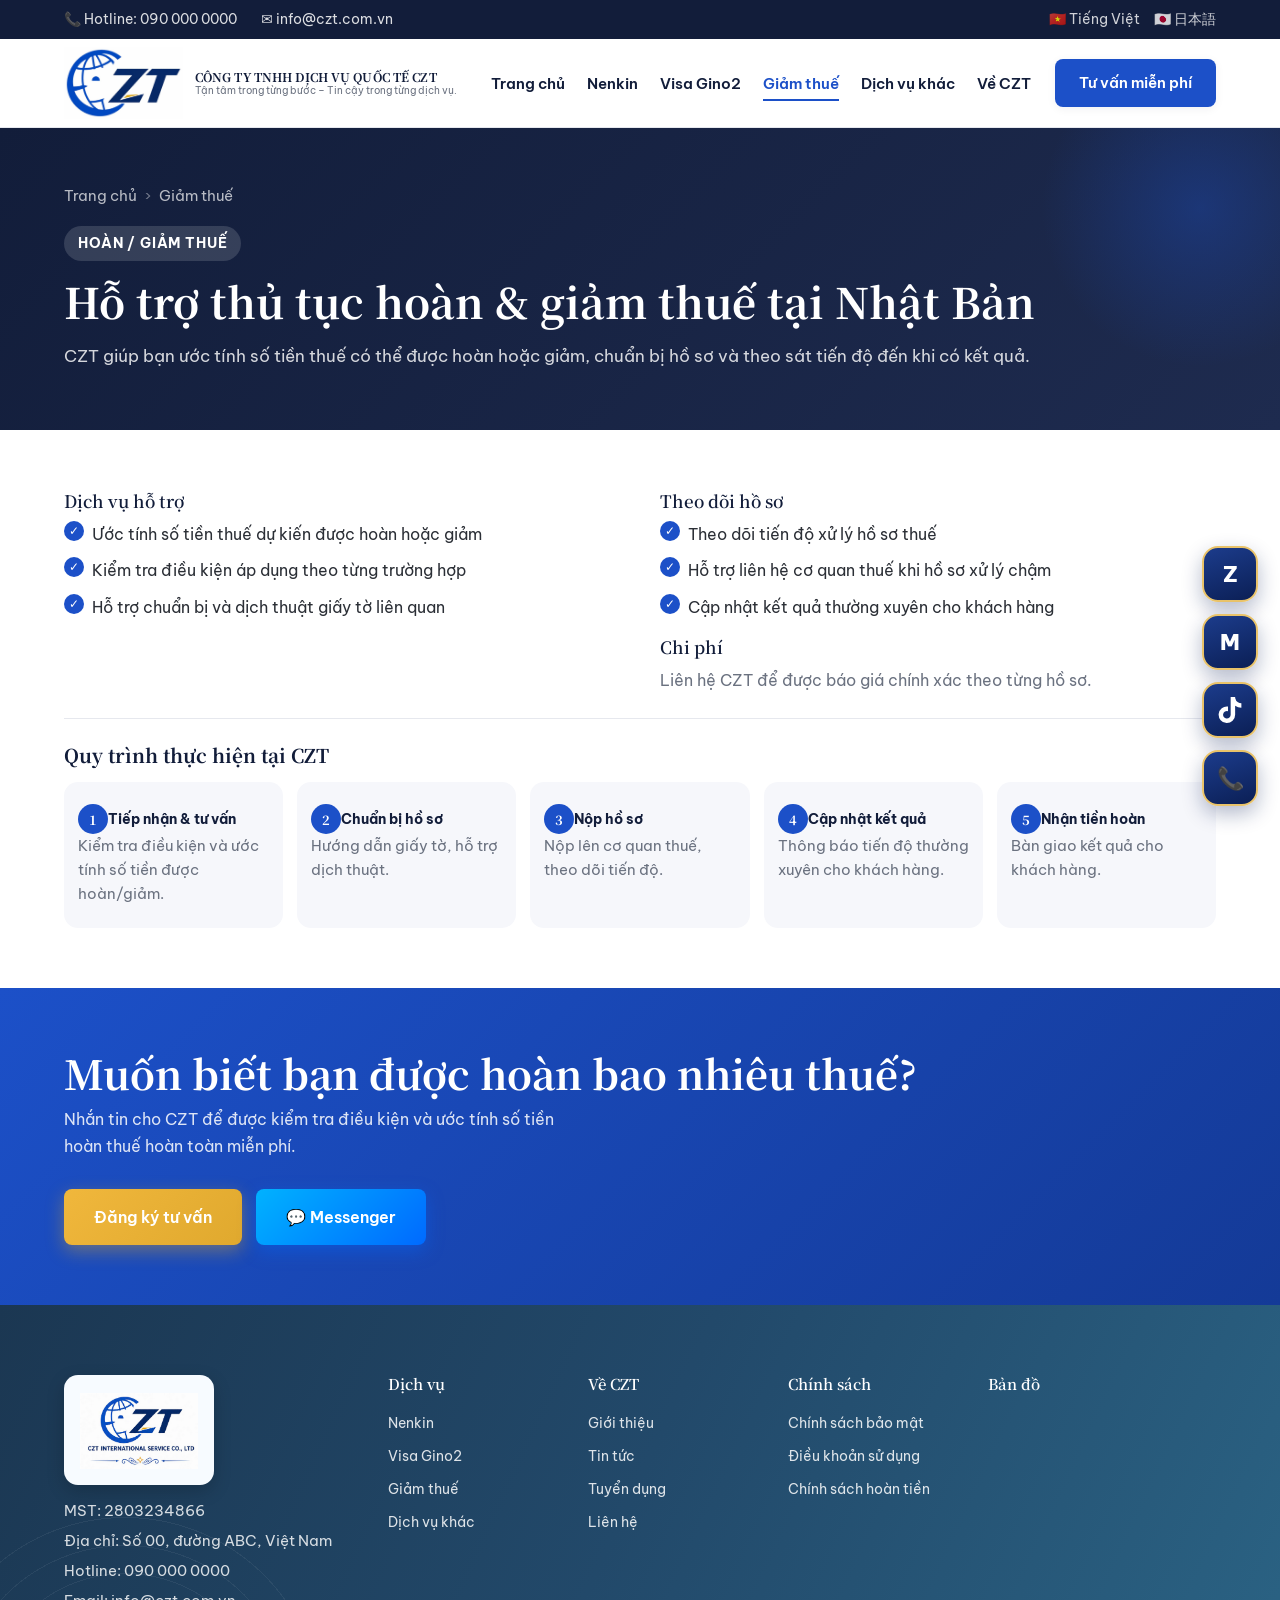
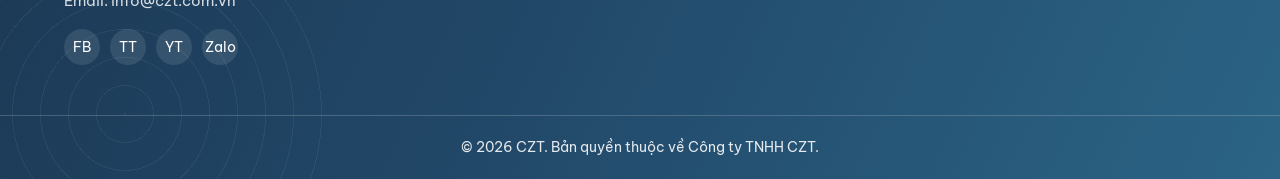
<file: giam-thue.html>
<!DOCTYPE html>
<html lang="vi">
<head>
<meta charset="UTF-8">
<meta name="viewport" content="width=device-width, initial-scale=1.0">
<title>Hoàn / Giảm thuế tại Nhật Bản | CZT</title>
<meta name="description" content="CZT hỗ trợ thủ tục hoàn thuế, giảm thuế tại Nhật Bản: ước tính số tiền được hoàn, chuẩn bị và dịch thuật giấy tờ, theo dõi hồ sơ đến khi có kết quả.">
<meta name="keywords" content="hoàn thuế Nhật Bản, giảm thuế, thuế thu nhập cá nhân Nhật, CZT, hoàn thuế Nenkin">
<meta property="og:title" content="Hoàn / Giảm thuế tại Nhật Bản | CZT">
<meta property="og:description" content="Hỗ trợ thủ tục thuế tại Nhật Bản. Ước tính số tiền được hoàn, theo dõi hồ sơ đến khi có kết quả.">
<meta property="og:type" content="website">
<link rel="icon" type="image/png" href="assets/logos/czt-logo.png">
<link rel="preconnect" href="https://fonts.googleapis.com">
<link rel="preconnect" href="https://fonts.gstatic.com" crossorigin>
<link href="https://fonts.googleapis.com/css2?family=Be+Vietnam+Pro:wght@400;500;600;700;800&family=Noto+Serif+JP:wght@600;700&display=swap" rel="stylesheet">
<link rel="stylesheet" href="css/style.css">
</head>
<body>

<!-- ============ TOP BAR ============ -->
<div class="topbar">
  <div class="container topbar__inner">
    <div class="topbar__info">
      <a href="tel:0900000000"><i data-icon="phone"></i> Hotline: 090 000 0000</a>
      <a href="mailto:info@czt.com.vn"><i data-icon="mail"></i> info@czt.com.vn</a>
    </div>
    <div class="topbar__lang">
      <span>🇻🇳 Tiếng Việt</span>
      <span>🇯🇵 日本語</span>
    </div>
  </div>
</div>

<!-- ============ HEADER / NAV ============ -->
<header class="header" id="header">
  <div class="container header__inner">
    <a href="index.html" class="logo">
      <img src="assets/logos/czt-logo-header.jpg" alt="CZT - CZT International Service" class="logo__img">
      <span class="logo__text">
        <strong>CÔNG TY TNHH DỊCH VỤ QUỐC TẾ CZT</strong>
        <small>Tận tâm trong từng bước – Tin cậy trong từng dịch vụ.</small>
      </span>
    </a>

    <nav class="nav" id="nav">
      <ul>
        <li><a href="index.html">Trang chủ</a></li>
        <li><a href="nenkin.html">Nenkin</a></li>
        <li><a href="visa-gino2.html">Visa Gino2</a></li>
        <li><a href="giam-thue.html" class="is-active">Giảm thuế</a></li>
        <li><a href="dich-vu-khac.html">Dịch vụ khác</a></li>
        <li><a href="ve-czt.html">Về CZT</a></li>
      </ul>
    </nav>

    <div class="header__cta">
      <a href="index.html#booking" class="btn btn--primary">Tư vấn miễn phí</a>
      <button class="nav-toggle" id="navToggle" aria-label="Mở menu">
        <span></span><span></span><span></span>
      </button>
    </div>
  </div>
</header>

<!-- Floating action buttons -->
<div class="floating-actions">
  <a href="https://zalo.me/" target="_blank" rel="noopener" class="fab fab--zalo" title="Chat Zalo"><i data-icon="zalo"></i></a>
  <a href="https://m.me/" target="_blank" rel="noopener" class="fab fab--mess" title="Messenger"><i data-icon="messenger"></i></a>
  <a href="https://www.tiktok.com/@czt" target="_blank" rel="noopener" class="fab fab--tiktok" title="TikTok" aria-label="TikTok">
    <svg viewBox="0 0 448 512" width="22" height="22" fill="currentColor" aria-hidden="true"><path d="M448 209.9a210.1 210.1 0 0 1-122.8-39.3V349.4A162.6 162.6 0 1 1 185 188.3V278.2a74.6 74.6 0 1 0 52.2 71.2V0l88 0a121.2 121.2 0 0 0 1.9 22.2h0A122.2 122.2 0 0 0 381 102.4a121.4 121.4 0 0 0 67 20.1z"/></svg>
  </a>
  <a href="tel:0900000000" class="fab fab--phone" title="Gọi điện"><i data-icon="phone"></i></a>
  <button class="fab fab--top" id="backToTop" title="Lên đầu trang"><i data-icon="up"></i></button>
</div>

<!-- ============ PAGE HERO ============ -->
<section class="page-hero">
  <div class="container page-hero__inner">
    <div class="breadcrumb"><a href="index.html">Trang chủ</a><span>›</span>Giảm thuế</div>
    <span class="tag">Hoàn / Giảm thuế</span>
    <h1>Hỗ trợ thủ tục hoàn &amp; giảm thuế tại Nhật Bản</h1>
    <p>CZT giúp bạn ước tính số tiền thuế có thể được hoàn hoặc giảm, chuẩn bị hồ sơ và theo sát tiến độ đến khi có kết quả.</p>
  </div>
</section>

<!-- ============ NỘI DUNG ============ -->
<section class="section">
  <div class="container">
    <div class="service-detail__grid">
      <div>
        <h4>Dịch vụ hỗ trợ</h4>
        <ul class="check-list">
          <li>Ước tính số tiền thuế dự kiến được hoàn hoặc giảm</li>
          <li>Kiểm tra điều kiện áp dụng theo từng trường hợp</li>
          <li>Hỗ trợ chuẩn bị và dịch thuật giấy tờ liên quan</li>
        </ul>
      </div>
      <div>
        <h4>Theo dõi hồ sơ</h4>
        <ul class="check-list">
          <li>Theo dõi tiến độ xử lý hồ sơ thuế</li>
          <li>Hỗ trợ liên hệ cơ quan thuế khi hồ sơ xử lý chậm</li>
          <li>Cập nhật kết quả thường xuyên cho khách hàng</li>
        </ul>
        <h4>Chi phí</h4>
        <p>Liên hệ CZT để được báo giá chính xác theo từng hồ sơ.</p>
      </div>
    </div>

    <h4 class="service-detail__sub-heading">Quy trình thực hiện tại CZT</h4>
    <div class="process-steps">
      <div class="process-step"><span>1</span><strong>Tiếp nhận & tư vấn</strong><p>Kiểm tra điều kiện và ước tính số tiền được hoàn/giảm.</p></div>
      <div class="process-step"><span>2</span><strong>Chuẩn bị hồ sơ</strong><p>Hướng dẫn giấy tờ, hỗ trợ dịch thuật.</p></div>
      <div class="process-step"><span>3</span><strong>Nộp hồ sơ</strong><p>Nộp lên cơ quan thuế, theo dõi tiến độ.</p></div>
      <div class="process-step"><span>4</span><strong>Cập nhật kết quả</strong><p>Thông báo tiến độ thường xuyên cho khách hàng.</p></div>
      <div class="process-step"><span>5</span><strong>Nhận tiền hoàn</strong><p>Bàn giao kết quả cho khách hàng.</p></div>
    </div>
  </div>
</section>

<!-- ============ CTA ============ -->
<section class="section section--accent">
  <div class="container cta-band">
    <div class="cta-band__text">
      <h2>Muốn biết bạn được hoàn bao nhiêu thuế?</h2>
      <p>Nhắn tin cho CZT để được kiểm tra điều kiện và ước tính số tiền hoàn thuế hoàn toàn miễn phí.</p>
    </div>
    <div class="cta-band__actions">
      <a href="index.html#booking" class="btn btn--accent btn--lg">Đăng ký tư vấn</a>
      <a href="https://m.me/" target="_blank" rel="noopener" class="btn btn--messenger btn--lg">💬 Messenger</a>
    </div>
  </div>
</section>

<!-- ============ FOOTER ============ -->
<footer class="footer">
  <div class="container footer__inner">
    <div class="footer__col footer__brand">
      <div class="footer__logo">
        <img src="assets/logos/czt-logo-full.jpg" alt="CZT International Service Co., Ltd">
      </div>
      <p>MST: 2803234866</p>
      <p>Địa chỉ: Số 00, đường ABC, Việt Nam</p>
      <p>Hotline: 090 000 0000</p>
      <p>Email: info@czt.com.vn</p>
      <div class="footer__socials">
        <a href="https://facebook.com/" target="_blank" rel="noopener" title="Facebook">FB</a>
        <a href="https://www.tiktok.com/@czt" target="_blank" rel="noopener" title="TikTok">TT</a>
        <a href="https://youtube.com/" target="_blank" rel="noopener" title="YouTube">YT</a>
        <a href="https://zalo.me/" target="_blank" rel="noopener" title="Zalo">Zalo</a>
      </div>
    </div>
    <div class="footer__col">
      <h4>Dịch vụ</h4>
      <a href="nenkin.html">Nenkin</a>
      <a href="visa-gino2.html">Visa Gino2</a>
      <a href="giam-thue.html">Giảm thuế</a>
      <a href="dich-vu-khac.html">Dịch vụ khác</a>
    </div>
    <div class="footer__col">
      <h4>Về CZT</h4>
      <a href="ve-czt.html">Giới thiệu</a>
      <a href="index.html#news">Tin tức</a>
      <a href="index.html#recruit">Tuyển dụng</a>
      <a href="index.html#contact">Liên hệ</a>
    </div>
    <div class="footer__col">
      <h4>Chính sách</h4>
      <a href="policy.html#privacy">Chính sách bảo mật</a>
      <a href="policy.html#terms">Điều khoản sử dụng</a>
      <a href="policy.html#refund">Chính sách hoàn tiền</a>
    </div>
    <div class="footer__col">
      <h4>Bản đồ</h4>
      <div class="footer__map">
        <iframe title="Bản đồ CZT" src="https://www.google.com/maps?q=Vietnam&output=embed" loading="lazy" referrerpolicy="no-referrer-when-downgrade"></iframe>
      </div>
    </div>
  </div>
  <div class="footer__bottom">
    <div class="container">
      <p>&copy; <span id="year"></span> CZT. Bản quyền thuộc về Công ty TNHH CZT.</p>
    </div>
  </div>
</footer>

<script src="js/script.js"></script>
</body>
</html>
</file>
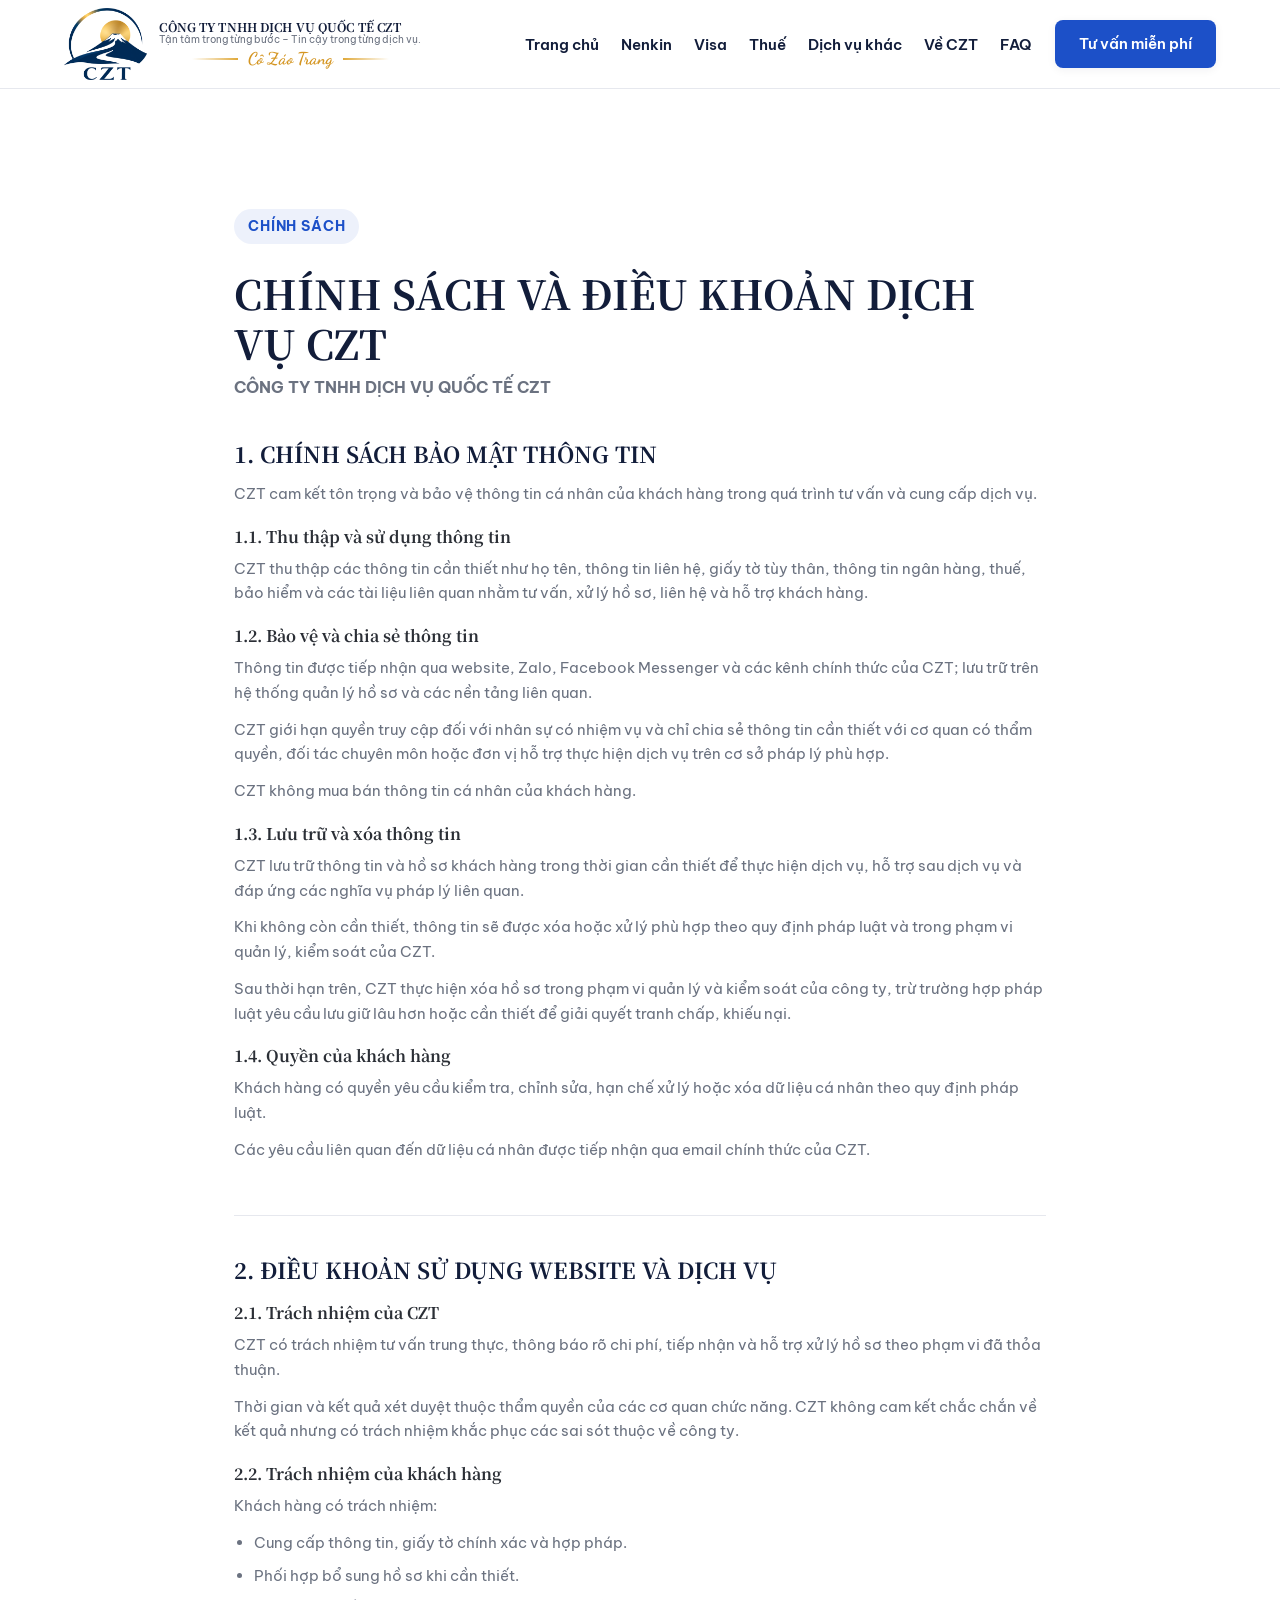
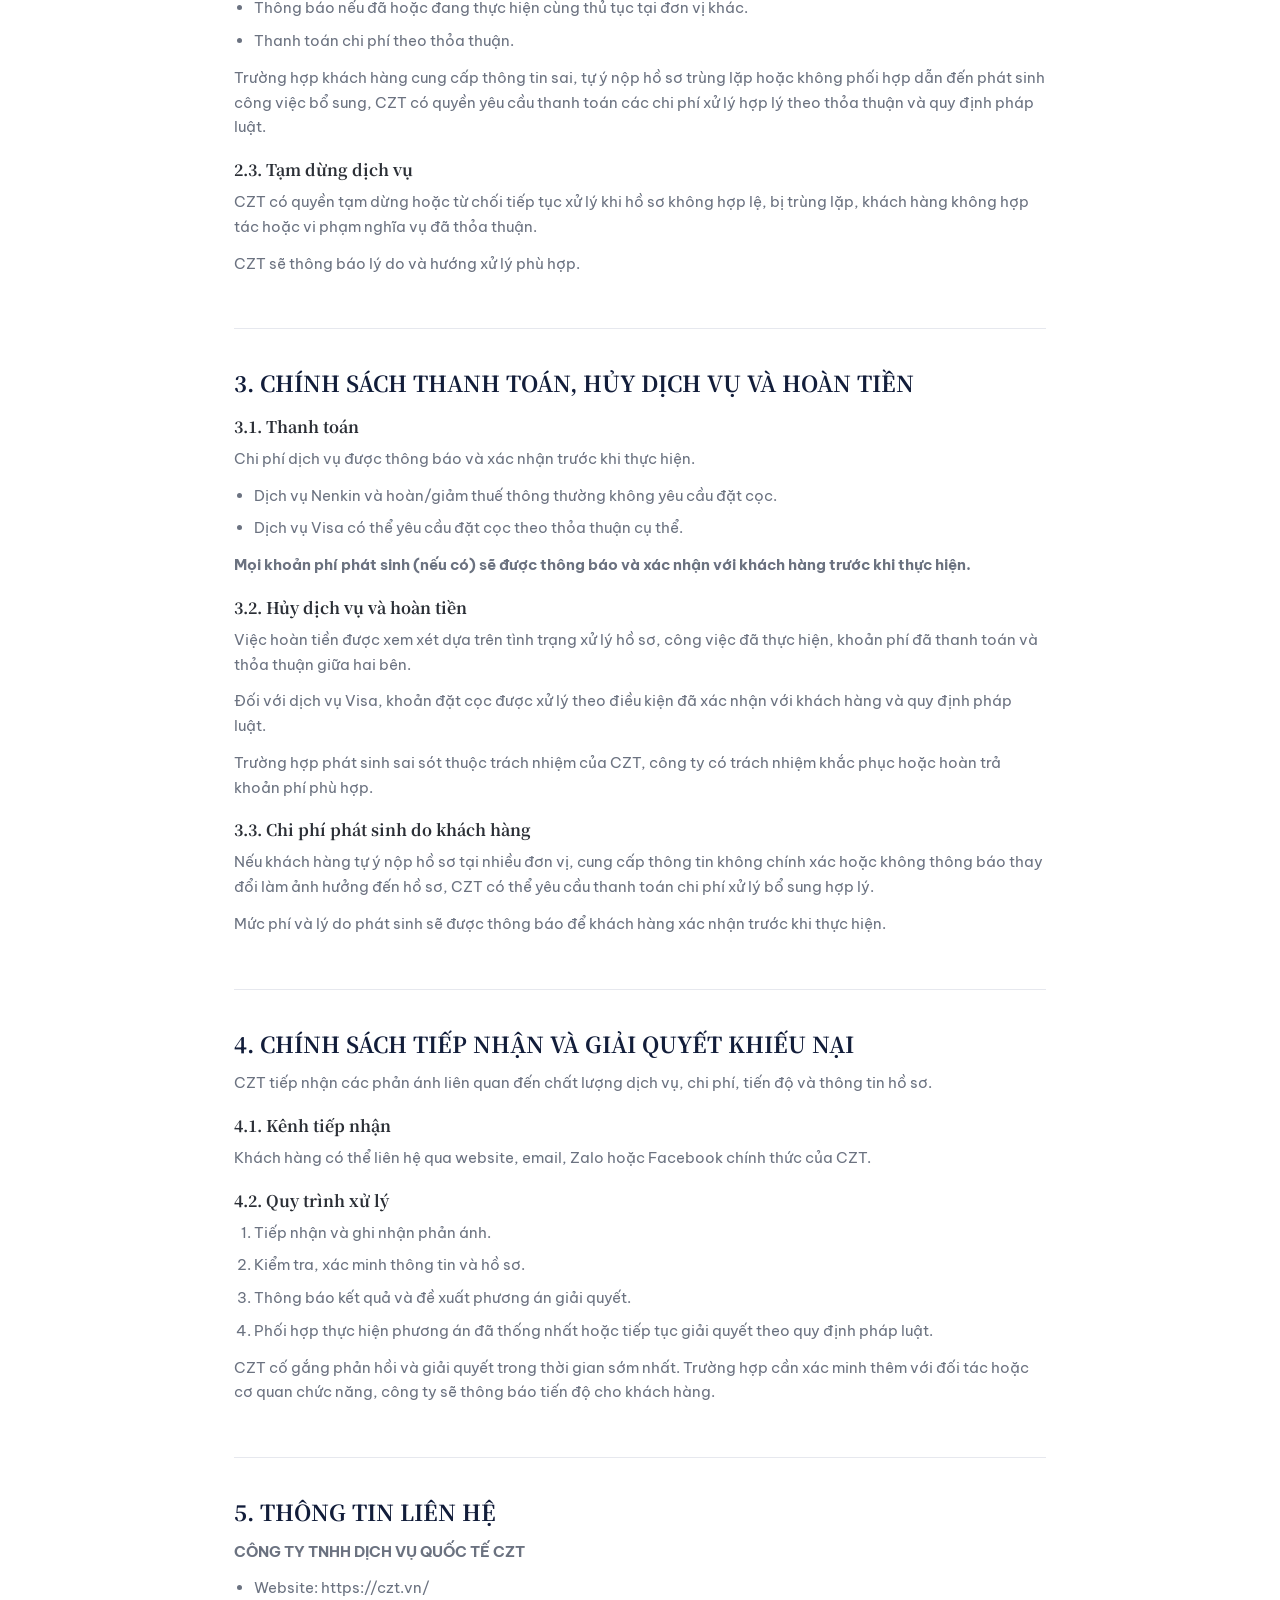
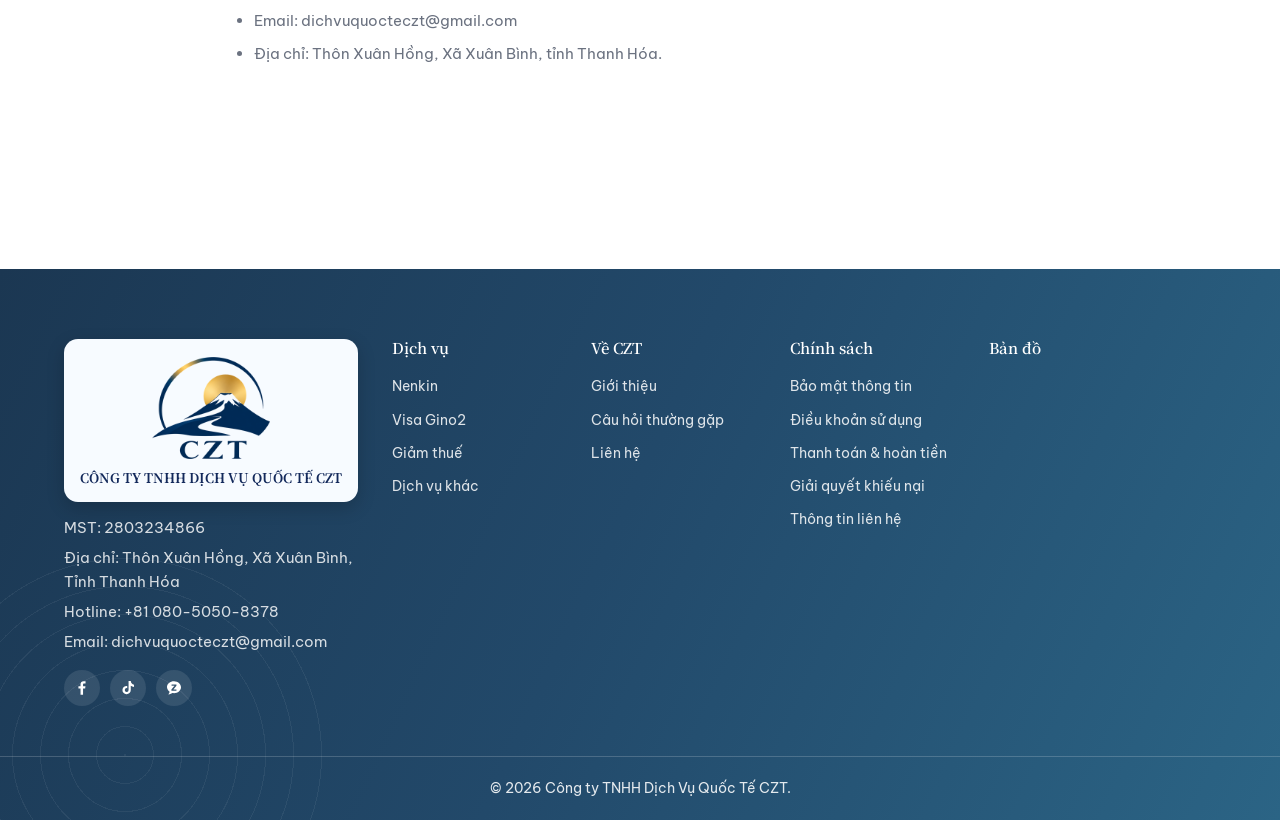
<file: policy.html>
<!DOCTYPE html>
<html lang="vi">
<head>
<meta charset="UTF-8">
<meta name="viewport" content="width=device-width, initial-scale=1.0">
<title>Chính sách - CZT</title>
<meta name="description" content="Chính sách bảo mật, điều khoản dịch vụ, thanh toán – hoàn tiền và giải quyết khiếu nại của CZT.">
<link rel="icon" type="image/png" href="assets/logos/czt-favicon-2026.png">
<link rel="preconnect" href="https://fonts.googleapis.com">
<link rel="preconnect" href="https://fonts.gstatic.com" crossorigin>
<link href="https://fonts.googleapis.com/css2?family=Be+Vietnam+Pro:wght@400;500;600;700;800&family=Comfortaa:wght@500;600;700&family=Noto+Serif+JP:wght@600;700&family=Dancing+Script:wght@600;700&display=swap" rel="stylesheet">
<link rel="stylesheet" href="css/style.css?v=20261027a">
<style>
  .policy-page { padding-top: 60px; padding-bottom: 90px; max-width: 860px; }
  @media (max-width: 768px) {
    .policy-page { padding: 36px 20px 60px; }
    .policy-page h2 { font-size: 22px; overflow-wrap: anywhere; }
    .policy-block { padding: 28px 0; }
  }
  .policy-page h2 { margin-bottom: 6px; }
  .policy-page .tag { margin-bottom: 24px; }
  .policy-block { padding: 40px 0; border-top: 1px solid var(--color-border); scroll-margin-top: 110px; }
  .policy-block:first-of-type { border-top: none; }
  .policy-block h3 { margin-bottom: 14px; }
  .policy-block h4 { font-size: 16px; font-weight: 700; margin: 20px 0 10px; color: var(--color-text); }
  .policy-block p, .policy-block li { color: var(--color-text-light); font-size: 15px; margin-bottom: 12px; }
  .policy-block ul { padding-left: 20px; list-style: disc; margin-bottom: 12px; }
  .policy-block ol { padding-left: 20px; list-style: decimal; margin-bottom: 12px; }
  .policy-block ul li, .policy-block ol li { margin-bottom: 8px; }
</style>
</head>
<body>

<header class="header" id="header">
  <div class="container header__inner">
    <a href="index.html" class="logo">
      <img src="assets/logos/czt-logo-2026.png" alt="CZT - CZT International Service" class="logo__img">
      <span class="logo__text">
        <strong>CÔNG TY TNHH DỊCH VỤ QUỐC TẾ CZT</strong>
        <small>Tận tâm trong từng bước – Tin cậy trong từng dịch vụ.</small>
        <em class="logo__brand">Cô Záo Trang</em>
      </span>
    </a>

    <nav class="nav" id="nav">
      <ul>
        <li><a href="index.html">Trang chủ</a></li>
        <li><a href="nenkin.html">Nenkin</a></li>
        <li><a href="visa.html">Visa</a></li>
        <li><a href="thue.html">Thuế</a></li>
        <li><a href="dich-vu-khac.html">Dịch vụ khác</a></li>
        <li><a href="ve-czt.html">Về CZT</a></li>
        <li><a href="faq.html">FAQ</a></li>
      </ul>
    </nav>

    <div class="header__cta">
      <a href="index.html#contact" class="btn btn--primary">Tư vấn miễn phí</a>
      <button class="nav-toggle" id="navToggle" aria-label="Mở menu">
        <span></span><span></span><span></span>
      </button>
    </div>
  </div>
</header>

<section class="section">
  <div class="container policy-page">
    <span class="tag">Chính sách</span>
    <h2>CHÍNH SÁCH VÀ ĐIỀU KHOẢN DỊCH VỤ CZT</h2>
    <p><strong>CÔNG TY TNHH DỊCH VỤ QUỐC TẾ CZT</strong></p>

    <div class="policy-block" id="privacy">
      <h3>1. CHÍNH SÁCH BẢO MẬT THÔNG TIN</h3>
      <p>CZT cam kết tôn trọng và bảo vệ thông tin cá nhân của khách hàng trong quá trình tư vấn và cung cấp dịch vụ.</p>

      <h4>1.1. Thu thập và sử dụng thông tin</h4>
      <p>CZT thu thập các thông tin cần thiết như họ tên, thông tin liên hệ, giấy tờ tùy thân, thông tin ngân hàng, thuế, bảo hiểm và các tài liệu liên quan nhằm tư vấn, xử lý hồ sơ, liên hệ và hỗ trợ khách hàng.</p>

      <h4>1.2. Bảo vệ và chia sẻ thông tin</h4>
      <p>Thông tin được tiếp nhận qua website, Zalo, Facebook Messenger và các kênh chính thức của CZT; lưu trữ trên hệ thống quản lý hồ sơ và các nền tảng liên quan.</p>
      <p>CZT giới hạn quyền truy cập đối với nhân sự có nhiệm vụ và chỉ chia sẻ thông tin cần thiết với cơ quan có thẩm quyền, đối tác chuyên môn hoặc đơn vị hỗ trợ thực hiện dịch vụ trên cơ sở pháp lý phù hợp.</p>
      <p>CZT không mua bán thông tin cá nhân của khách hàng.</p>

      <h4>1.3. Lưu trữ và xóa thông tin</h4>
      <p>CZT lưu trữ thông tin và hồ sơ khách hàng trong thời gian cần thiết để thực hiện dịch vụ, hỗ trợ sau dịch vụ và đáp ứng các nghĩa vụ pháp lý liên quan.</p>
      <p>Khi không còn cần thiết, thông tin sẽ được xóa hoặc xử lý phù hợp theo quy định pháp luật và trong phạm vi quản lý, kiểm soát của CZT.</p>
      <p>Sau thời hạn trên, CZT thực hiện xóa hồ sơ trong phạm vi quản lý và kiểm soát của công ty, trừ trường hợp pháp luật yêu cầu lưu giữ lâu hơn hoặc cần thiết để giải quyết tranh chấp, khiếu nại.</p>

      <h4>1.4. Quyền của khách hàng</h4>
      <p>Khách hàng có quyền yêu cầu kiểm tra, chỉnh sửa, hạn chế xử lý hoặc xóa dữ liệu cá nhân theo quy định pháp luật.</p>
      <p>Các yêu cầu liên quan đến dữ liệu cá nhân được tiếp nhận qua email chính thức của CZT.</p>
    </div>

    <div class="policy-block" id="terms">
      <h3>2. ĐIỀU KHOẢN SỬ DỤNG WEBSITE VÀ DỊCH VỤ</h3>

      <h4>2.1. Trách nhiệm của CZT</h4>
      <p>CZT có trách nhiệm tư vấn trung thực, thông báo rõ chi phí, tiếp nhận và hỗ trợ xử lý hồ sơ theo phạm vi đã thỏa thuận.</p>
      <p>Thời gian và kết quả xét duyệt thuộc thẩm quyền của các cơ quan chức năng. CZT không cam kết chắc chắn về kết quả nhưng có trách nhiệm khắc phục các sai sót thuộc về công ty.</p>

      <h4>2.2. Trách nhiệm của khách hàng</h4>
      <p>Khách hàng có trách nhiệm:</p>
      <ul>
        <li>Cung cấp thông tin, giấy tờ chính xác và hợp pháp.</li>
        <li>Phối hợp bổ sung hồ sơ khi cần thiết.</li>
        <li>Thông báo nếu đã hoặc đang thực hiện cùng thủ tục tại đơn vị khác.</li>
        <li>Thanh toán chi phí theo thỏa thuận.</li>
      </ul>
      <p>Trường hợp khách hàng cung cấp thông tin sai, tự ý nộp hồ sơ trùng lặp hoặc không phối hợp dẫn đến phát sinh công việc bổ sung, CZT có quyền yêu cầu thanh toán các chi phí xử lý hợp lý theo thỏa thuận và quy định pháp luật.</p>

      <h4>2.3. Tạm dừng dịch vụ</h4>
      <p>CZT có quyền tạm dừng hoặc từ chối tiếp tục xử lý khi hồ sơ không hợp lệ, bị trùng lặp, khách hàng không hợp tác hoặc vi phạm nghĩa vụ đã thỏa thuận.</p>
      <p>CZT sẽ thông báo lý do và hướng xử lý phù hợp.</p>
    </div>

    <div class="policy-block" id="refund">
      <h3>3. CHÍNH SÁCH THANH TOÁN, HỦY DỊCH VỤ VÀ HOÀN TIỀN</h3>

      <h4>3.1. Thanh toán</h4>
      <p>Chi phí dịch vụ được thông báo và xác nhận trước khi thực hiện.</p>
      <ul>
        <li>Dịch vụ Nenkin và hoàn/giảm thuế thông thường không yêu cầu đặt cọc.</li>
        <li>Dịch vụ Visa có thể yêu cầu đặt cọc theo thỏa thuận cụ thể.</li>
      </ul>
      <p><strong>Mọi khoản phí phát sinh (nếu có) sẽ được thông báo và xác nhận với khách hàng trước khi thực hiện.</strong></p>

      <h4>3.2. Hủy dịch vụ và hoàn tiền</h4>
      <p>Việc hoàn tiền được xem xét dựa trên tình trạng xử lý hồ sơ, công việc đã thực hiện, khoản phí đã thanh toán và thỏa thuận giữa hai bên.</p>
      <p>Đối với dịch vụ Visa, khoản đặt cọc được xử lý theo điều kiện đã xác nhận với khách hàng và quy định pháp luật.</p>
      <p>Trường hợp phát sinh sai sót thuộc trách nhiệm của CZT, công ty có trách nhiệm khắc phục hoặc hoàn trả khoản phí phù hợp.</p>

      <h4>3.3. Chi phí phát sinh do khách hàng</h4>
      <p>Nếu khách hàng tự ý nộp hồ sơ tại nhiều đơn vị, cung cấp thông tin không chính xác hoặc không thông báo thay đổi làm ảnh hưởng đến hồ sơ, CZT có thể yêu cầu thanh toán chi phí xử lý bổ sung hợp lý.</p>
      <p>Mức phí và lý do phát sinh sẽ được thông báo để khách hàng xác nhận trước khi thực hiện.</p>
    </div>

    <div class="policy-block" id="complaint">
      <h3>4. CHÍNH SÁCH TIẾP NHẬN VÀ GIẢI QUYẾT KHIẾU NẠI</h3>
      <p>CZT tiếp nhận các phản ánh liên quan đến chất lượng dịch vụ, chi phí, tiến độ và thông tin hồ sơ.</p>

      <h4>4.1. Kênh tiếp nhận</h4>
      <p>Khách hàng có thể liên hệ qua website, email, Zalo hoặc Facebook chính thức của CZT.</p>

      <h4>4.2. Quy trình xử lý</h4>
      <ol>
        <li>Tiếp nhận và ghi nhận phản ánh.</li>
        <li>Kiểm tra, xác minh thông tin và hồ sơ.</li>
        <li>Thông báo kết quả và đề xuất phương án giải quyết.</li>
        <li>Phối hợp thực hiện phương án đã thống nhất hoặc tiếp tục giải quyết theo quy định pháp luật.</li>
      </ol>
      <p>CZT cố gắng phản hồi và giải quyết trong thời gian sớm nhất. Trường hợp cần xác minh thêm với đối tác hoặc cơ quan chức năng, công ty sẽ thông báo tiến độ cho khách hàng.</p>
    </div>

    <div class="policy-block" id="contact">
      <h3>5. THÔNG TIN LIÊN HỆ</h3>
      <p><strong>CÔNG TY TNHH DỊCH VỤ QUỐC TẾ CZT</strong></p>
      <ul>
        <li>Website: <a href="https://czt.vn/">https://czt.vn/</a></li>
        <li>Email: <a href="mailto:dichvuquocteczt@gmail.com">dichvuquocteczt@gmail.com</a></li>
        <li>Địa chỉ: Thôn Xuân Hồng, Xã Xuân Bình, tỉnh Thanh Hóa.</li>
      </ul>
    </div>
  </div>
</section>

<footer class="footer">
  <div class="container footer__inner">
    <div class="footer__col footer__brand">
      <div class="footer__logo">
        <img src="assets/logos/czt-logo-2026.png" alt="Logo CZT" width="640" height="552" loading="lazy">
        <strong>Công ty TNHH Dịch Vụ Quốc Tế CZT</strong>
      </div>
      <p>MST: 2803234866</p>
      <p>Địa chỉ: Thôn Xuân Hồng, Xã Xuân Bình, Tỉnh Thanh Hóa</p>
      <p>Hotline: +81 080-5050-8378</p>
      <p>Email: dichvuquocteczt@gmail.com</p>
      <div class="footer__socials">
        <a href="https://www.facebook.com/tokuteicozaotrang" target="_blank" rel="noopener" title="Facebook"><svg viewBox="0 0 24 24" fill="currentColor" aria-hidden="true"><path d="M13.4 21v-8.2h2.8l.42-3.24h-3.22V7.49c0-.94.26-1.58 1.6-1.58h1.72V3.01c-.3-.04-1.32-.13-2.5-.13-2.48 0-4.18 1.51-4.18 4.29v2.39H7.24v3.24h2.8V21h3.36z"/></svg></a>
        <a href="https://www.tiktok.com/@tokuteicozaotrang?_r=1&amp;_t=ZS-99YONA8zto4" target="_blank" rel="noopener" title="TikTok"><svg viewBox="0 0 24 24" fill="currentColor" aria-hidden="true"><path d="M16.84 5.72a4.55 4.55 0 0 1-1.09-2.97h-2.99v11.99a2.53 2.53 0 1 1-1.8-2.42V9.28a5.55 5.55 0 1 0 4.72 5.48V9.11a7.47 7.47 0 0 0 4.35 1.39V7.53a4.53 4.53 0 0 1-3.19-1.81z"/></svg></a>
        <a href="https://zalo.me/g/d9w8djm0zfuvlax0gopg" target="_blank" rel="noopener" title="Zalo"><svg viewBox="0 0 24 24" fill="currentColor" aria-hidden="true"><path fill-rule="evenodd" clip-rule="evenodd" d="M12 2.9c-5.16 0-9.35 3.53-9.35 7.89 0 2.48 1.36 4.69 3.48 6.13-.13 1.03-.6 2.2-1.35 3.05-.27.3-.3.79.37.72 2.02-.36 3.63-1.2 4.7-1.9.68.12 1.39.19 2.15.19 5.16 0 9.35-3.53 9.35-7.89S17.16 2.9 12 2.9zM8.75 7.35h6.5v1.75l-4.05 4.8h4.05v1.75h-6.7v-1.75l4.05-4.8h-3.85z"/></svg></a>
      </div>
    </div>
    <div class="footer__col">
      <h4>Dịch vụ</h4>
      <a href="nenkin.html">Nenkin</a>
      <a href="visa.html">Visa Gino2</a>
      <a href="thue.html">Giảm thuế</a>
      <a href="dich-vu-khac.html">Dịch vụ khác</a>
    </div>
    <div class="footer__col">
      <h4>Về CZT</h4>
      <a href="ve-czt.html">Giới thiệu</a>
      <a href="faq.html">Câu hỏi thường gặp</a>
      <a href="index.html#contact">Liên hệ</a>
    </div>
    <div class="footer__col">
      <h4>Chính sách</h4>
      <a href="policy.html#privacy">Bảo mật thông tin</a>
      <a href="policy.html#terms">Điều khoản sử dụng</a>
      <a href="policy.html#refund">Thanh toán & hoàn tiền</a>
      <a href="policy.html#complaint">Giải quyết khiếu nại</a>
      <a href="policy.html#contact">Thông tin liên hệ</a>
    </div>
    <div class="footer__col">
      <h4>Bản đồ</h4>
      <div class="footer__map">
        <iframe title="Bản đồ CZT" src="https://www.google.com/maps?q=H%E1%BB%93ng%20Ti%E1%BA%BFn%2C%20Xu%C3%A2n%20B%C3%ACnh%2C%20Thanh%20H%C3%B3a%2C%20Vietnam&amp;output=embed" loading="lazy" referrerpolicy="no-referrer-when-downgrade"></iframe>
      </div>
    </div>
  </div>
  <div class="footer__bottom">
    <div class="container">
      <p>&copy; <span id="year"></span>  Công ty TNHH Dịch Vụ Quốc Tế CZT.</p>
    </div>
  </div>
</footer>

<script src="js/script.js"></script>
</body>
</html>
</file>
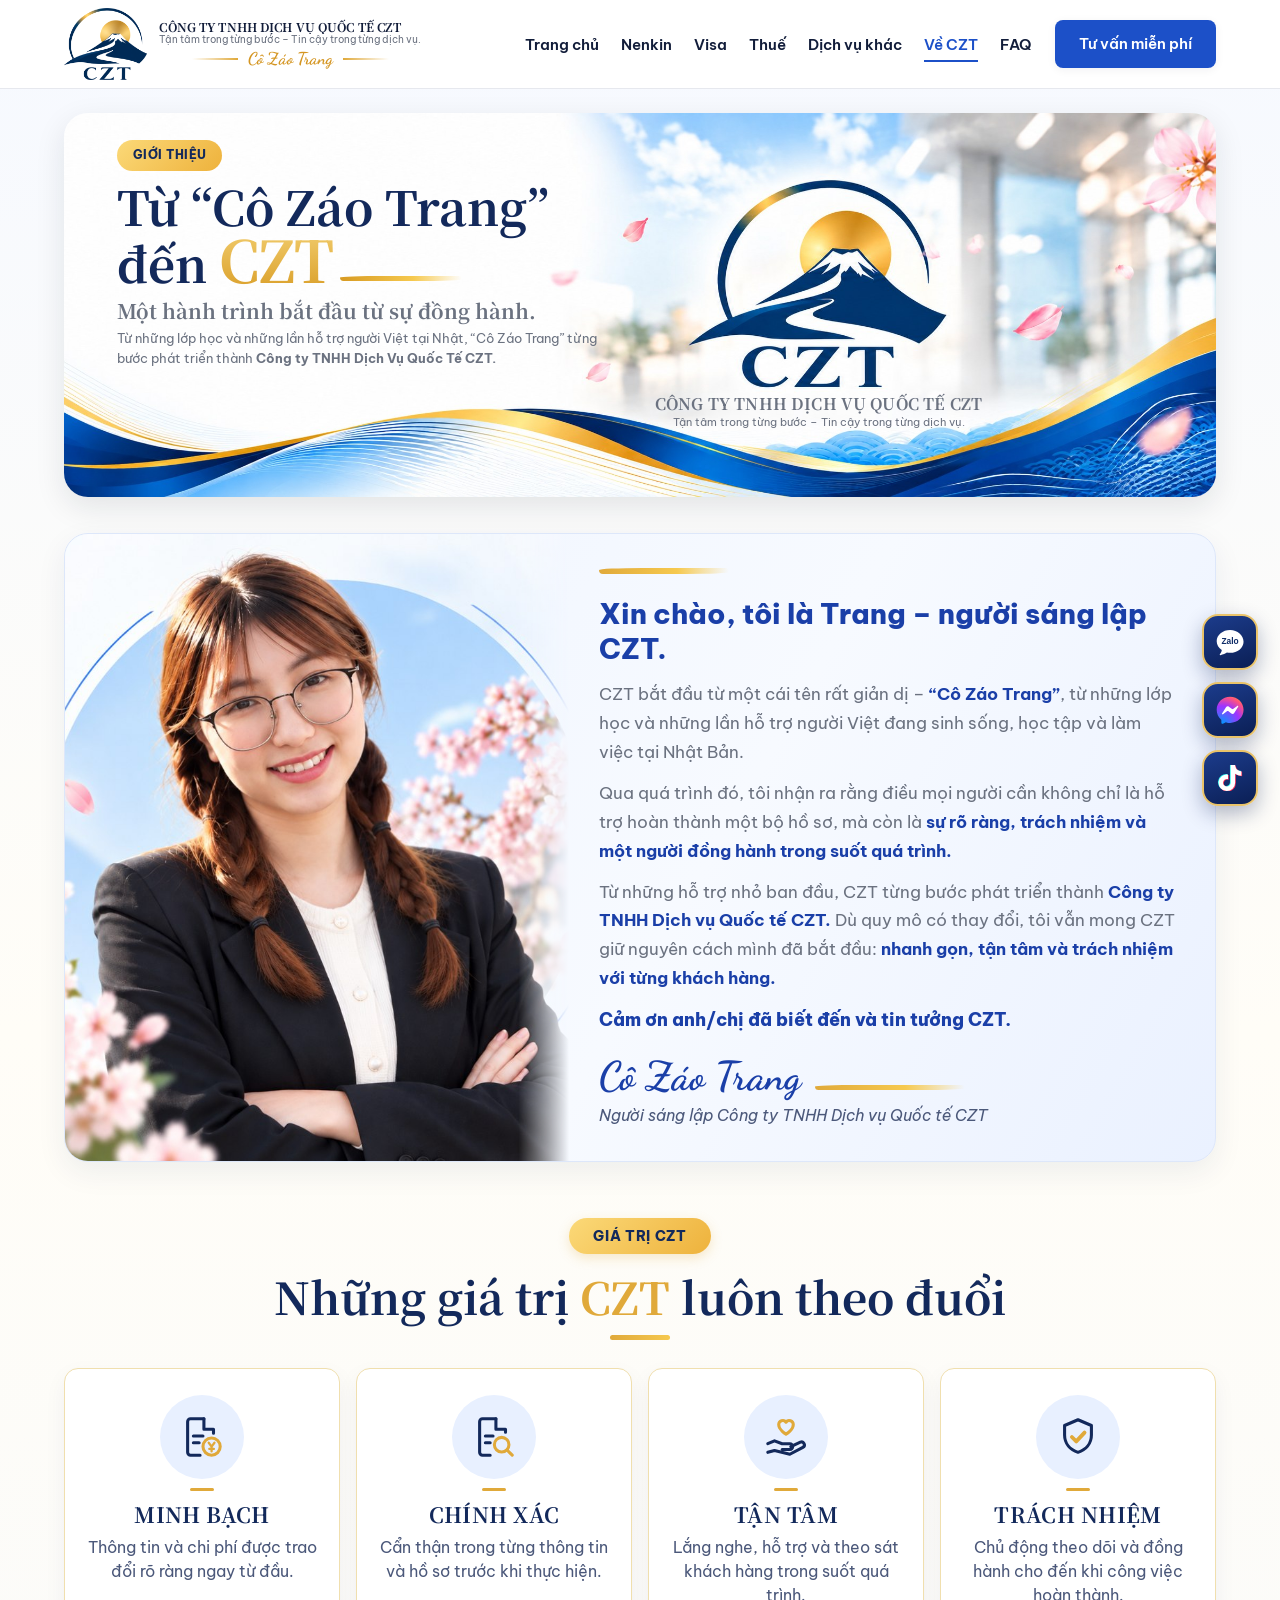
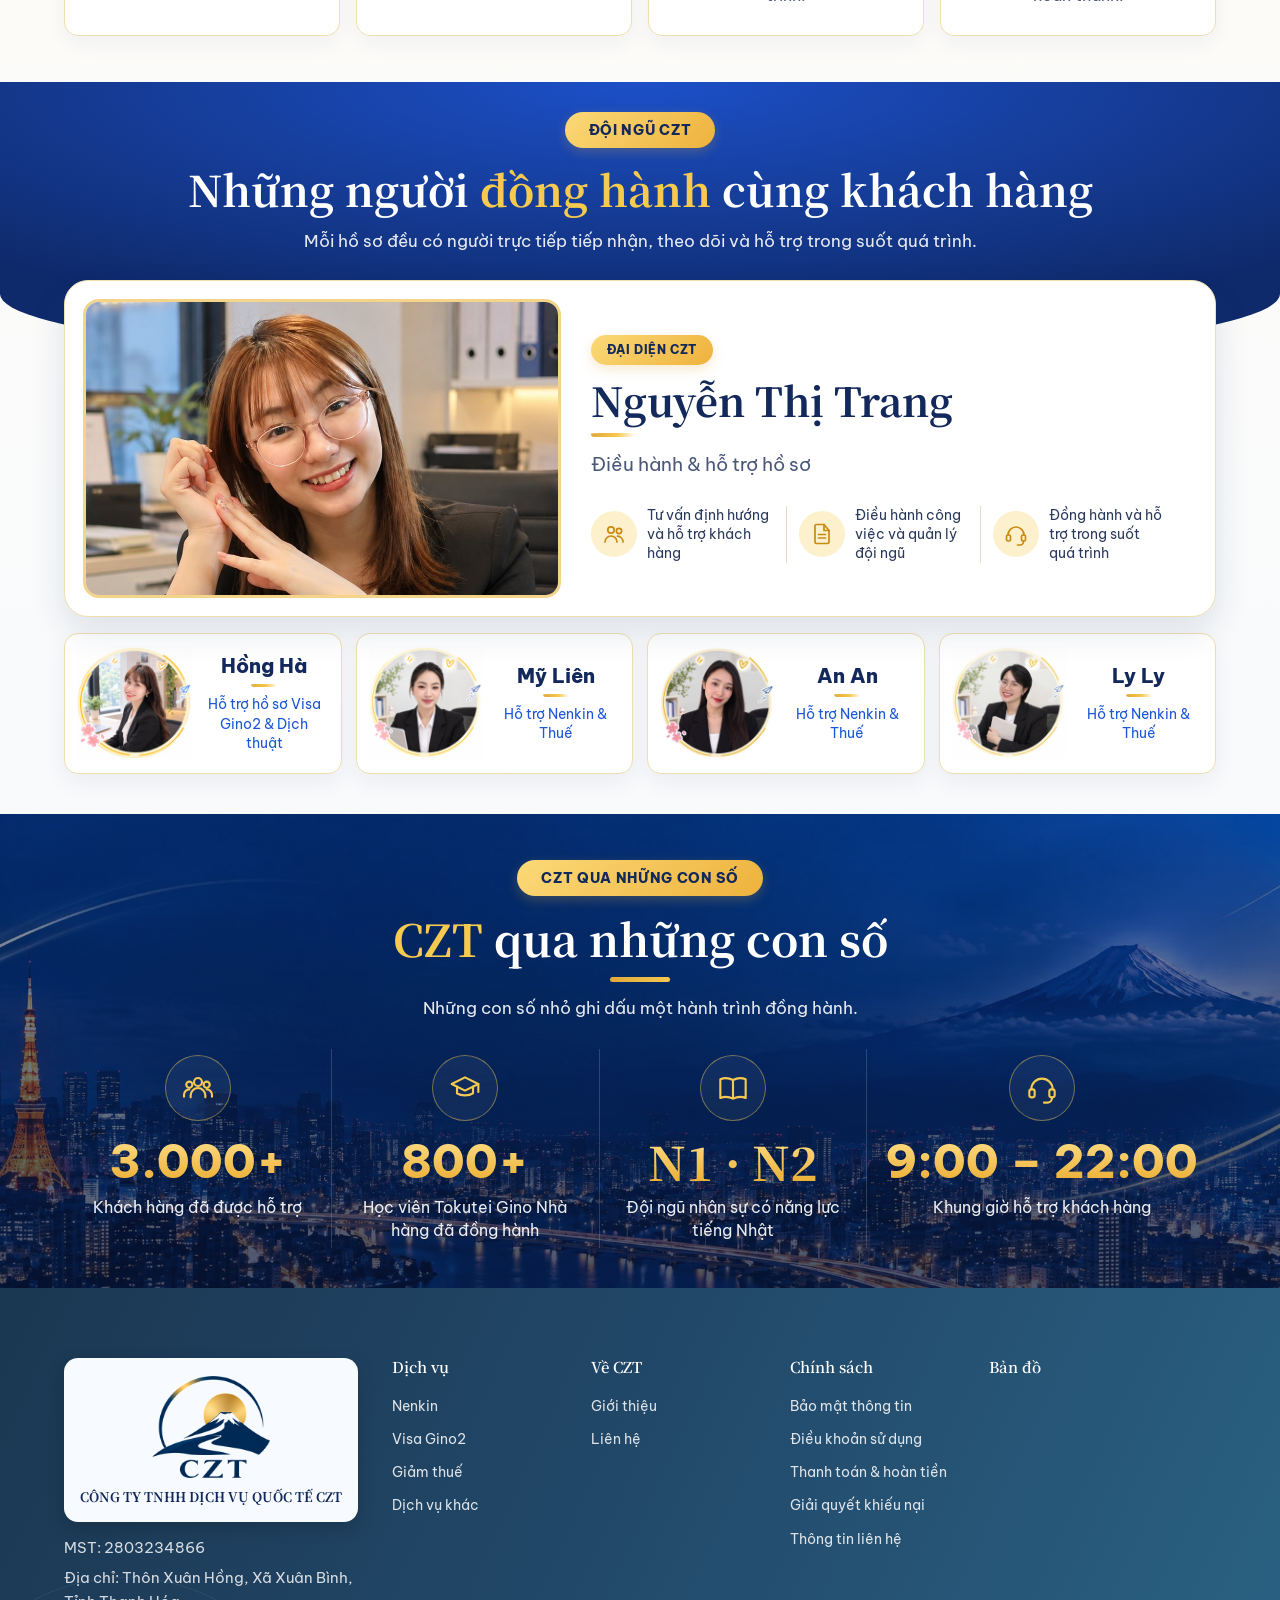
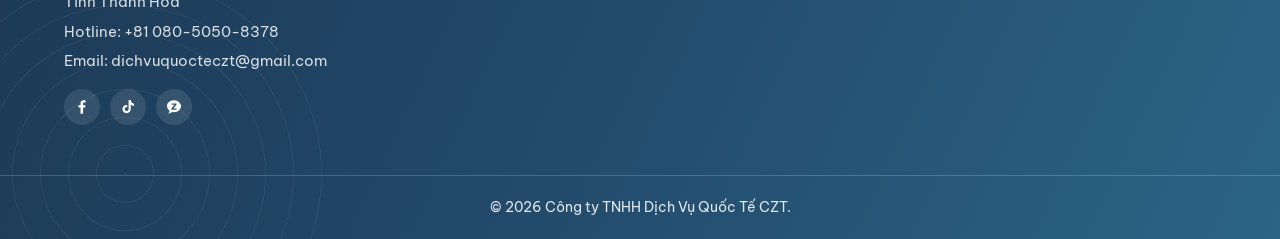
<file: ve-czt.html>
<!DOCTYPE html>
<html lang="vi">
<head>
<meta charset="UTF-8">
<meta name="viewport" content="width=device-width, initial-scale=1.0">
<title>Về CZT – Công ty TNHH Dịch Vụ Quốc Tế CZT</title>
<meta name="description" content="Giới thiệu về CZT (Cô Záo Trang) – Công ty TNHH Dịch Vụ Quốc Tế CZT: sứ mệnh, tầm nhìn, giá trị cốt lõi, đội ngũ và giấy phép kinh doanh.">
<meta name="keywords" content="Về CZT, Cô Záo Trang, Công ty TNHH Dịch Vụ Quốc Tế CZT, giới thiệu, đội ngũ">
<meta property="og:title" content="Về CZT – Công ty TNHH Dịch Vụ Quốc Tế CZT">
<meta property="og:description" content="Từ Cô Záo Trang đến Công ty TNHH Dịch Vụ Quốc Tế CZT — hành trình xây dựng từ sự tận tâm và niềm tin của khách hàng.">
<meta property="og:type" content="website">
<link rel="icon" type="image/png" href="assets/logos/czt-favicon-2026.png">
<link rel="preconnect" href="https://fonts.googleapis.com">
<link rel="preconnect" href="https://fonts.gstatic.com" crossorigin>
<link href="https://fonts.googleapis.com/css2?family=Be+Vietnam+Pro:wght@400;500;600;700;800&family=Comfortaa:wght@500;600;700&family=Noto+Serif+JP:wght@600;700&family=Dancing+Script:wght@600;700&display=swap" rel="stylesheet">
<link rel="stylesheet" href="css/style.css?v=20261028c">
</head>
<body class="ab-page">

<!-- ============ HEADER / NAV ============ -->
<header class="header" id="header">
  <div class="container header__inner">
    <a href="index.html" class="logo">
      <img src="assets/logos/czt-logo-2026.png" alt="CZT - CZT International Service" class="logo__img">
      <span class="logo__text">
        <strong>CÔNG TY TNHH DỊCH VỤ QUỐC TẾ CZT</strong>
        <small>Tận tâm trong từng bước – Tin cậy trong từng dịch vụ.</small>
        <em class="logo__brand">Cô Záo Trang</em>
      </span>
    </a>

    <nav class="nav" id="nav">
      <ul>
        <li><a href="index.html">Trang chủ</a></li>
        <li><a href="nenkin.html">Nenkin</a></li>
        <li><a href="visa.html">Visa</a></li>
        <li><a href="thue.html">Thuế</a></li>
        <li><a href="dich-vu-khac.html">Dịch vụ khác</a></li>
        <li><a href="ve-czt.html" class="is-active">Về CZT</a></li>
        <li><a href="faq.html">FAQ</a></li>
      </ul>
    </nav>

    <div class="header__cta">
      <a href="index.html#contact" class="btn btn--primary">Tư vấn miễn phí</a>
      <button class="nav-toggle" id="navToggle" aria-label="Mở menu">
        <span></span><span></span><span></span>
      </button>
    </div>
  </div>
</header>

<!-- Floating action buttons -->
<div class="floating-actions">
  <a href="https://zalo.me/g/d9w8djm0zfuvlax0gopg" target="_blank" rel="noopener" class="fab fab--zalo" data-tip="Zalo" aria-label="Chat Zalo"><svg viewBox="0 0 48 48" aria-hidden="true"><path fill="#fff" d="M24 6C13 6 4 13.4 4 22.6c0 5.3 3 10 7.6 13-.3 2.3-1.3 4.6-2.9 6.4-.5.6-.1 1.5.7 1.4 4.2-.7 7.6-2.3 9.8-3.8 1.5.3 3.1.4 4.8.4 11 0 20-7.4 20-16.6S35 6 24 6z"/><text x="24" y="27.5" text-anchor="middle" font-family="Arial, sans-serif" font-weight="800" font-size="12.5" fill="#0d2a66">Zalo</text></svg></a>
  <a href="https://m.me/tokuteicozaotrang" target="_blank" rel="noopener" class="fab fab--mess" data-tip="Messenger" aria-label="Messenger"><svg viewBox="0 0 48 48" aria-hidden="true"><defs><radialGradient id="fabMess" cx="20%" cy="100%" r="110%"><stop offset="0" stop-color="#0099ff"/><stop offset=".6" stop-color="#a033ff"/><stop offset=".9" stop-color="#ff5280"/><stop offset="1" stop-color="#ff7061"/></radialGradient></defs><path fill="url(#fabMess)" d="M24 4C12.7 4 4 12.3 4 23.5c0 5.9 2.4 11 6.4 14.5.3.3.5.7.5 1.2l.1 3.6c0 1.1 1.2 1.9 2.2 1.4l4-1.8c.3-.2.7-.2 1.1-.1 1.8.5 3.7.8 5.7.8 11.3 0 20-8.3 20-19.5S35.3 4 24 4z"/><path fill="#fff" d="M12 29.1l5.9-9.3c.9-1.5 2.9-1.9 4.3-.8l4.7 3.5c.4.3 1 .3 1.4 0l6.3-4.8c.8-.6 1.9.4 1.4 1.2L30.1 28.2c-.9 1.5-2.9 1.9-4.3.8l-4.7-3.5c-.4-.3-1-.3-1.4 0l-6.3 4.8c-.8.6-1.9-.4-1.4-1.2z"/></svg></a>
  <a href="https://www.tiktok.com/@tokuteicozaotrang?_r=1&amp;_t=ZS-99YONA8zto4" target="_blank" rel="noopener" class="fab fab--tiktok" data-tip="TikTok" aria-label="TikTok"><svg viewBox="0 0 448 512" aria-hidden="true"><path fill="#25f4ee" transform="translate(-14 -10)" d="M448 209.9a210.1 210.1 0 0 1-122.8-39.3V349.4A162.6 162.6 0 1 1 185 188.3V278.2a74.6 74.6 0 1 0 52.2 71.2V0l88 0a121.2 121.2 0 0 0 1.9 22.2h0A122.2 122.2 0 0 0 381 102.4a121.4 121.4 0 0 0 67 20.1z"/><path fill="#fe2c55" transform="translate(14 10)" d="M448 209.9a210.1 210.1 0 0 1-122.8-39.3V349.4A162.6 162.6 0 1 1 185 188.3V278.2a74.6 74.6 0 1 0 52.2 71.2V0l88 0a121.2 121.2 0 0 0 1.9 22.2h0A122.2 122.2 0 0 0 381 102.4a121.4 121.4 0 0 0 67 20.1z"/><path fill="#fff" d="M448 209.9a210.1 210.1 0 0 1-122.8-39.3V349.4A162.6 162.6 0 1 1 185 188.3V278.2a74.6 74.6 0 1 0 52.2 71.2V0l88 0a121.2 121.2 0 0 0 1.9 22.2h0A122.2 122.2 0 0 0 381 102.4a121.4 121.4 0 0 0 67 20.1z"/></svg></a>
  <button class="fab fab--top" id="backToTop" data-tip="Lên đầu trang" aria-label="Lên đầu trang"><svg viewBox="0 0 24 24" fill="none" stroke="currentColor" stroke-width="2.4" stroke-linecap="round" stroke-linejoin="round" aria-hidden="true"><path d="M12 19V5M5.5 11.5L12 5l6.5 6.5"/></svg></button>
</div>

<!-- ============ BANNER VỀ CZT ============ -->
<section class="ab-banner">
  <div class="container">
    <div class="ab-banner__wrap">
      <picture>
        <source media="(max-width: 860px)" srcset="assets/docs/about/banner-mobile.jpg?v=20261006b">
        <img class="ab-banner__img" src="assets/docs/about/banner-desktop.jpg?v=20261006b" alt="Logo CZT với núi Phú Sĩ và mặt trời vàng trên nền trời xanh, hoa anh đào" width="2171" height="724">
      </picture>
      <div class="ab-banner__text">
        <span class="ab-banner__tag">Giới thiệu</span>
        <h1 class="ab-banner__title">Từ &ldquo;Cô Záo Trang&rdquo;<br>đến <span>CZT</span><i aria-hidden="true"></i></h1>
        <p class="ab-banner__sub">Một hành trình bắt đầu từ sự đồng hành.</p>
        <p class="ab-banner__desc">Từ những lớp học và những lần hỗ trợ người Việt tại Nhật, &ldquo;Cô Záo Trang&rdquo; từng bước phát triển thành <strong>Công ty TNHH Dịch Vụ Quốc Tế CZT.</strong></p>
      </div>
      <p class="ab-banner__brand"><strong>Công ty TNHH Dịch Vụ Quốc Tế CZT</strong>Tận tâm trong từng bước &ndash; Tin cậy trong từng dịch vụ.</p>
    </div>
  </div>
</section>

<!-- ============ LỜI NGƯỜI SÁNG LẬP ============ -->
<section class="ab-sec">
  <div class="container">
    <div class="ab-founder">
      <div class="ab-founder__photo"><img src="assets/docs/about/trang-founder.jpg?v=20261006b" alt="Cô Záo Trang – người sáng lập CZT" width="900" height="900"></div>
      <div class="ab-founder__text">
        <span class="ab-stroke" aria-hidden="true"></span>
        <h2>Xin chào, tôi là Trang &ndash; người sáng lập CZT.</h2>
        <p>CZT bắt đầu từ một cái tên rất giản dị &ndash; <strong>&ldquo;Cô Záo Trang&rdquo;</strong>, từ những lớp học và những lần hỗ trợ người Việt đang sinh sống, học tập và làm việc tại Nhật Bản.</p>
        <p>Qua quá trình đó, tôi nhận ra rằng điều mọi người cần không chỉ là hỗ trợ hoàn thành một bộ hồ sơ, mà còn là <strong>sự rõ ràng, trách nhiệm và một người đồng hành trong suốt quá trình.</strong></p>
        <p>Từ những hỗ trợ nhỏ ban đầu, CZT từng bước phát triển thành <strong>Công ty TNHH Dịch vụ Quốc tế CZT.</strong> Dù quy mô có thay đổi, tôi vẫn mong CZT giữ nguyên cách mình đã bắt đầu: <strong>nhanh gọn, tận tâm và trách nhiệm với từng khách hàng.</strong></p>
        <p class="ab-founder__thanks">Cảm ơn anh/chị đã biết đến và tin tưởng CZT.</p>
        <p class="ab-founder__sign">Cô Záo Trang<span aria-hidden="true"></span></p>
        <p class="ab-founder__role">Người sáng lập Công ty TNHH Dịch vụ Quốc tế CZT</p>
      </div>
    </div>
  </div>
</section>

<!-- ============ GIÁ TRỊ CZT ============ -->
<section class="ab-sec">
  <div class="container">
    <div class="ab-head">
      <span class="ab-tag">Giá trị CZT</span>
      <h2>Những giá trị <span>CZT</span> luôn theo đuổi</h2>
      <span class="ab-head__line" aria-hidden="true"></span>
    </div>
    <div class="ab-values">
      <div class="ab-value"><span class="ab-value__ic"><svg viewBox="0 0 24 24" fill="none" stroke="currentColor" stroke-width="1.6" stroke-linecap="round" stroke-linejoin="round" aria-hidden="true"><path d="M13 2.5H6A1.5 1.5 0 0 0 4.5 4v16A1.5 1.5 0 0 0 6 21.500h5"/><path d="M13 2.500V8h5v2"/><path d="M7.5 11.500h5M7.5 15h3"/><circle cx="17" cy="17" r="4.5" stroke="#e0a93a"/><path d="M15.5 15l1.5 2 1.5-2M17 17v2.500M15.8 18.200h2.4" stroke="#e0a93a" stroke-width="1.2"/></svg></span><h3>Minh bạch</h3><p>Thông tin và chi phí được trao đổi rõ ràng ngay từ đầu.</p></div>
      <div class="ab-value"><span class="ab-value__ic"><svg viewBox="0 0 24 24" fill="none" stroke="currentColor" stroke-width="1.6" stroke-linecap="round" stroke-linejoin="round" aria-hidden="true"><path d="M13 2.500H6A1.5 1.5 0 0 0 4.5 4v16A1.5 1.5 0 0 0 6 21.500h4"/><path d="M13 2.500V8h5v1.5"/><path d="M7.5 11.500h4M7.5 15h2.5"/><circle cx="16" cy="16" r="3.8" stroke="#e0a93a"/><path d="M18.8 18.800l2.7 2.7" stroke="#e0a93a"/></svg></span><h3>Chính xác</h3><p>Cẩn thận trong từng thông tin và hồ sơ trước khi thực hiện.</p></div>
      <div class="ab-value"><span class="ab-value__ic"><svg viewBox="0 0 24 24" fill="none" stroke="currentColor" stroke-width="1.6" stroke-linecap="round" stroke-linejoin="round" aria-hidden="true"><path d="M12 10.500s-3.8-2.3-3.8-5A2.1 2.1 0 0 1 12 4.300a2.1 2.1 0 0 1 3.8 1.200c0 2.7-3.8 5-3.8 5z" stroke="#e0a93a"/><path d="M2.5 15.500l3.5-1.5 4 1.500h4a1.5 1.5 0 0 1 0 3h-4"/><path d="M14.5 17l5-2.300a1.5 1.5 0 0 1 1.3 2.700L14 21l-8-2-3.5 1"/></svg></span><h3>Tận tâm</h3><p>Lắng nghe, hỗ trợ và theo sát khách hàng trong suốt quá trình.</p></div>
      <div class="ab-value"><span class="ab-value__ic"><svg viewBox="0 0 24 24" fill="none" stroke="currentColor" stroke-width="1.6" stroke-linecap="round" stroke-linejoin="round" aria-hidden="true"><path d="M12 3l7 3v5c0 4.5-3 7.7-7 9-4-1.3-7-4.5-7-9V6z"/><path d="M8.8 12l2.3 2.3 4.3-4.6" stroke="#e0a93a" stroke-width="2"/></svg></span><h3>Trách nhiệm</h3><p>Chủ động theo dõi và đồng hành cho đến khi công việc hoàn thành.</p></div>
    </div>
  </div>
</section>

<!-- ============ ĐỘI NGŨ CZT ============ -->
<section class="ab-team">
  <div class="ab-team__band">
    <div class="container ab-head ab-head--light">
      <span class="ab-tag">Đội ngũ CZT</span>
      <h2>Những người <span>đồng hành</span> cùng khách hàng</h2>
      <p>Mỗi hồ sơ đều có người trực tiếp tiếp nhận, theo dõi và hỗ trợ trong suốt quá trình.</p>
    </div>
  </div>
  <div class="container">
    <div class="ab-lead">
      <div class="ab-lead__photo"><img src="assets/docs/about/trang-office.jpg?v=20261006" alt="Nguyễn Thị Trang – Đại diện CZT" loading="lazy"></div>
      <div class="ab-lead__body">
        <span class="ab-tag ab-tag--sm">Đại diện CZT</span>
        <h3>Nguyễn Thị Trang</h3>
        <span class="ab-stroke ab-stroke--sm" aria-hidden="true"></span>
        <p class="ab-lead__role">Điều hành &amp; hỗ trợ hồ sơ</p>
        <ul class="ab-lead__points">
          <li><span><svg viewBox="0 0 24 24" fill="none" stroke="currentColor" stroke-width="1.7" stroke-linecap="round" stroke-linejoin="round" aria-hidden="true"><circle cx="9" cy="8" r="3.2"/><path d="M3 20c0-3.3 2.7-6 6-6s6 2.7 6 6"/><circle cx="17" cy="9" r="2.6"/><path d="M15.5 14.200c3 .2 5.5 2.6 5.5 5.8"/></svg></span>Tư vấn định hướng <br>và hỗ trợ khách hàng</li>
          <li><span><svg viewBox="0 0 24 24" fill="none" stroke="currentColor" stroke-width="1.7" stroke-linecap="round" stroke-linejoin="round" aria-hidden="true"><path d="M14 2.500H6.500A1.5 1.5 0 0 0 5 4v16a1.5 1.5 0 0 0 1.5 1.500h11A1.5 1.5 0 0 0 19 20V8.500z"/><path d="M14 2.500V8.500h5"/><path d="M8.5 12.500h7M8.5 16h7"/></svg></span>Điều hành công việc <br>và quản lý đội ngũ</li>
          <li><span><svg viewBox="0 0 24 24" fill="none" stroke="currentColor" stroke-width="1.7" stroke-linecap="round" stroke-linejoin="round" aria-hidden="true"><path d="M4 13a8 8 0 0 1 16 0"/><rect x="2.5" y="13" width="4" height="6" rx="1.5"/><rect x="17.5" y="13" width="4" height="6" rx="1.5"/><path d="M19.5 19v.5A3.5 3.5 0 0 1 16 23h-2.5"/></svg></span>Đồng hành và hỗ trợ <br>trong suốt quá trình</li>
        </ul>
      </div>
    </div>
    <div class="ab-members">
      <div class="ab-member"><img src="assets/docs/about/hong-ha.jpg?v=20261006" alt="Hồng Hà" loading="lazy"><div><h3>Hồng Hà</h3><span class="ab-stroke ab-stroke--xs" aria-hidden="true"></span><p>Hỗ trợ hồ sơ Visa Gino2 &amp; Dịch thuật</p></div></div>
      <div class="ab-member"><img src="assets/docs/about/my-lien.jpg?v=20261006" alt="Mỹ Liên" loading="lazy"><div><h3>Mỹ Liên</h3><span class="ab-stroke ab-stroke--xs" aria-hidden="true"></span><p>Hỗ trợ Nenkin &amp; Thuế</p></div></div>
      <div class="ab-member"><img src="assets/docs/about/an-an.jpg?v=20261006" alt="An An" loading="lazy"><div><h3>An An</h3><span class="ab-stroke ab-stroke--xs" aria-hidden="true"></span><p>Hỗ trợ Nenkin &amp; Thuế</p></div></div>
      <div class="ab-member"><img src="assets/docs/about/ly-ly.jpg?v=20261006" alt="Ly Ly" loading="lazy"><div><h3>Ly Ly</h3><span class="ab-stroke ab-stroke--xs" aria-hidden="true"></span><p>Hỗ trợ Nenkin &amp; Thuế</p></div></div>
    </div>
  </div>
</section>

<!-- ============ CZT QUA NHỮNG CON SỐ ============ -->
<section class="ab-stats">
  <div class="container">
    <div class="ab-head ab-head--light">
      <span class="ab-tag">CZT qua những con số</span>
      <h2><span>CZT</span> qua những con số</h2>
      <span class="ab-head__line" aria-hidden="true"></span>
      <p>Những con số nhỏ ghi dấu một hành trình đồng hành.</p>
    </div>
    <div class="ab-stats__grid">
      <div class="ab-stat"><span class="ab-stat__ic"><svg viewBox="0 0 24 24" fill="none" stroke="currentColor" stroke-width="1.6" stroke-linecap="round" stroke-linejoin="round" aria-hidden="true"><circle cx="12" cy="7.5" r="3"/><circle cx="5.5" cy="9.5" r="2.3"/><circle cx="18.5" cy="9.5" r="2.3"/><path d="M6.5 19v-1.500a5.5 5.5 0 0 1 11 0V19M1.5 18.500V17A4 4 0 0 1 5.5 13M22.5 18.500V17a4 4 0 0 0-4-4"/></svg></span><strong>3.000+</strong><p>Khách hàng đã được hỗ trợ</p></div>
      <div class="ab-stat"><span class="ab-stat__ic"><svg viewBox="0 0 24 24" fill="none" stroke="currentColor" stroke-width="1.6" stroke-linecap="round" stroke-linejoin="round" aria-hidden="true"><path d="M2 9l10-5 10 5-10 5z"/><path d="M6 11v5c3 2 9 2 12 0v-5M22 9v6"/></svg></span><strong>800+</strong><p>Học viên Tokutei Gino Nhà hàng đã đồng hành</p></div>
      <div class="ab-stat"><span class="ab-stat__ic"><svg viewBox="0 0 24 24" fill="none" stroke="currentColor" stroke-width="1.6" stroke-linecap="round" stroke-linejoin="round" aria-hidden="true"><path d="M2.5 5.500c3-1.3 6-1.3 9.5.5v14c-3.5-1.8-6.5-1.8-9.5-.5zM21.5 5.500c-3-1.3-6-1.3-9.5.5v14c3.5-1.8 6.5-1.8 9.5-.5z"/></svg></span><strong class="ab-stat__serif">N1 &middot; N2</strong><p>Đội ngũ nhân sự có năng lực tiếng Nhật</p></div>
      <div class="ab-stat"><span class="ab-stat__ic"><svg viewBox="0 0 24 24" fill="none" stroke="currentColor" stroke-width="1.6" stroke-linecap="round" stroke-linejoin="round" aria-hidden="true"><path d="M4 13a8 8 0 0 1 16 0"/><rect x="2.5" y="13" width="4" height="6" rx="1.5"/><rect x="17.5" y="13" width="4" height="6" rx="1.5"/><path d="M19.5 19v.5A3.5 3.5 0 0 1 16 23h-2.5"/></svg></span><strong>9:00 &ndash; 22:00</strong><p>Khung giờ hỗ trợ khách hàng</p></div>
    </div>
  </div>
</section>

<!-- ============ FOOTER ============ -->
<footer class="footer">
  <div class="container footer__inner">
    <div class="footer__col footer__brand">
      <div class="footer__logo">
        <img src="assets/logos/czt-logo-2026.png" alt="Logo CZT" width="640" height="552" loading="lazy">
        <strong>Công ty TNHH Dịch Vụ Quốc Tế CZT</strong>
      </div>
      <p>MST: 2803234866</p>
      <p>Địa chỉ: Thôn Xuân Hồng, Xã Xuân Bình, Tỉnh Thanh Hóa</p>
      <p>Hotline: +81 080-5050-8378</p>
      <p>Email: dichvuquocteczt@gmail.com</p>
      <div class="footer__socials">
        <a href="https://www.facebook.com/tokuteicozaotrang" target="_blank" rel="noopener" title="Facebook"><svg viewBox="0 0 24 24" fill="currentColor" aria-hidden="true"><path d="M13.4 21v-8.2h2.8l.42-3.24h-3.22V7.49c0-.94.26-1.58 1.6-1.58h1.72V3.01c-.3-.04-1.32-.13-2.5-.13-2.48 0-4.18 1.51-4.18 4.29v2.39H7.24v3.24h2.8V21h3.36z"/></svg></a>
        <a href="https://www.tiktok.com/@tokuteicozaotrang?_r=1&amp;_t=ZS-99YONA8zto4" target="_blank" rel="noopener" title="TikTok"><svg viewBox="0 0 24 24" fill="currentColor" aria-hidden="true"><path d="M16.84 5.72a4.55 4.55 0 0 1-1.09-2.97h-2.99v11.99a2.53 2.53 0 1 1-1.8-2.42V9.28a5.55 5.55 0 1 0 4.72 5.48V9.11a7.47 7.47 0 0 0 4.35 1.39V7.53a4.53 4.53 0 0 1-3.19-1.81z"/></svg></a>
        <a href="https://zalo.me/g/d9w8djm0zfuvlax0gopg" target="_blank" rel="noopener" title="Zalo"><svg viewBox="0 0 24 24" fill="currentColor" aria-hidden="true"><path fill-rule="evenodd" clip-rule="evenodd" d="M12 2.9c-5.16 0-9.35 3.53-9.35 7.89 0 2.48 1.36 4.69 3.48 6.13-.13 1.03-.6 2.2-1.35 3.05-.27.3-.3.79.37.72 2.02-.36 3.63-1.2 4.7-1.9.68.12 1.39.19 2.15.19 5.16 0 9.35-3.53 9.35-7.89S17.16 2.9 12 2.9zM8.75 7.35h6.5v1.75l-4.05 4.8h4.05v1.75h-6.7v-1.75l4.05-4.8h-3.85z"/></svg></a>
      </div>
    </div>
    <div class="footer__col">
      <h4>Dịch vụ</h4>
      <a href="nenkin.html">Nenkin</a>
      <a href="visa.html">Visa Gino2</a>
      <a href="thue.html">Giảm thuế</a>
      <a href="dich-vu-khac.html">Dịch vụ khác</a>
    </div>
    <div class="footer__col">
      <h4>Về CZT</h4>
      <a href="ve-czt.html">Giới thiệu</a>
      <a href="index.html#contact">Liên hệ</a>
    </div>
    <div class="footer__col">
      <h4>Chính sách</h4>
      <a href="policy.html#privacy">Bảo mật thông tin</a>
      <a href="policy.html#terms">Điều khoản sử dụng</a>
      <a href="policy.html#refund">Thanh toán & hoàn tiền</a>
      <a href="policy.html#complaint">Giải quyết khiếu nại</a>
      <a href="policy.html#contact">Thông tin liên hệ</a>
    </div>
    <div class="footer__col">
      <h4>Bản đồ</h4>
      <div class="footer__map">
        <iframe title="Bản đồ CZT" src="https://www.google.com/maps?q=H%E1%BB%93ng%20Ti%E1%BA%BFn%2C%20Xu%C3%A2n%20B%C3%ACnh%2C%20Thanh%20H%C3%B3a%2C%20Vietnam&amp;output=embed" loading="lazy" referrerpolicy="no-referrer-when-downgrade"></iframe>
      </div>
    </div>
  </div>
  <div class="footer__bottom">
    <div class="container">
      <p>&copy; <span id="year"></span>  Công ty TNHH Dịch Vụ Quốc Tế CZT.</p>
    </div>
  </div>
</footer>

<script src="js/script.js"></script>
</body>
</html>
</file>
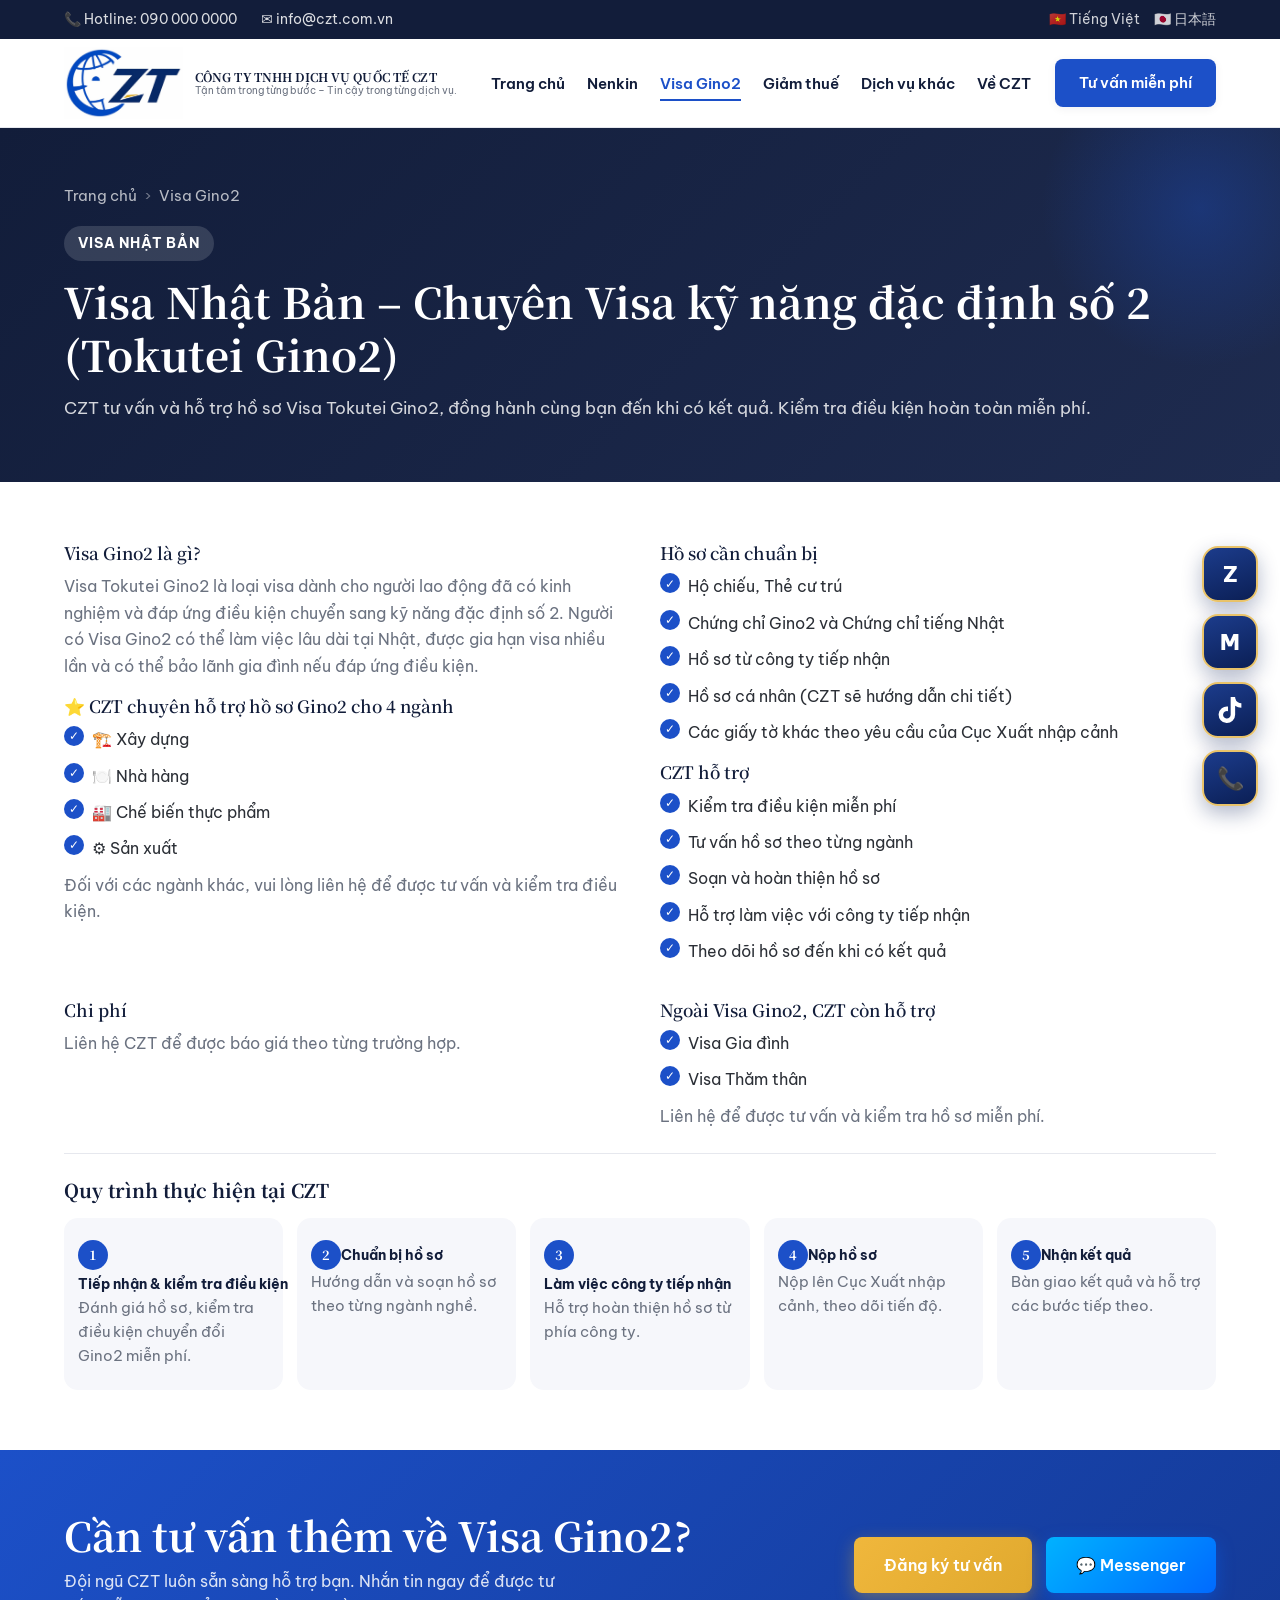
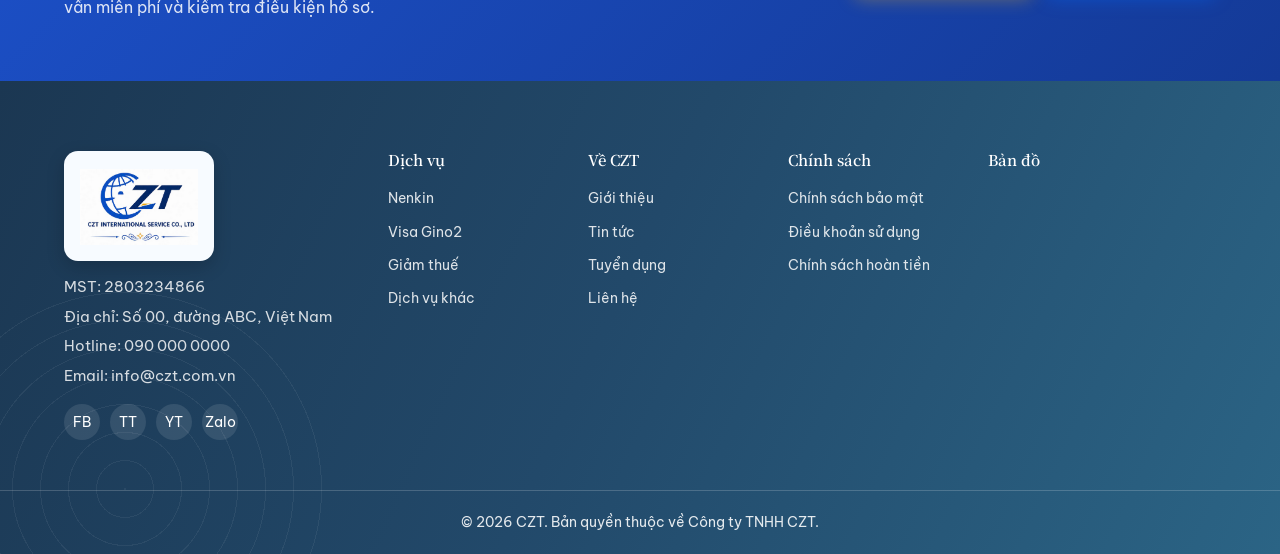
<file: visa-gino2.html>
<!DOCTYPE html>
<html lang="vi">
<head>
<meta charset="UTF-8">
<meta name="viewport" content="width=device-width, initial-scale=1.0">
<title>Visa Gino2 (Tokutei Kỹ năng đặc định số 2) | CZT</title>
<meta name="description" content="CZT tư vấn và hỗ trợ hồ sơ Visa Tokutei Gino2 (Kỹ năng đặc định số 2) cho 4 ngành: xây dựng, nhà hàng, chế biến thực phẩm, sản xuất. Kiểm tra điều kiện miễn phí.">
<meta name="keywords" content="Visa Gino2, Tokutei Gino2, kỹ năng đặc định số 2, visa Nhật Bản, CZT, bảo lãnh gia đình">
<meta property="og:title" content="Visa Gino2 (Tokutei Kỹ năng đặc định số 2) | CZT">
<meta property="og:description" content="Hỗ trợ hồ sơ Visa Gino2 cho 4 ngành. Kiểm tra điều kiện miễn phí, đồng hành đến khi có kết quả.">
<meta property="og:type" content="website">
<link rel="icon" type="image/png" href="assets/logos/czt-logo.png">
<link rel="preconnect" href="https://fonts.googleapis.com">
<link rel="preconnect" href="https://fonts.gstatic.com" crossorigin>
<link href="https://fonts.googleapis.com/css2?family=Be+Vietnam+Pro:wght@400;500;600;700;800&family=Noto+Serif+JP:wght@600;700&display=swap" rel="stylesheet">
<link rel="stylesheet" href="css/style.css">
</head>
<body>

<!-- ============ TOP BAR ============ -->
<div class="topbar">
  <div class="container topbar__inner">
    <div class="topbar__info">
      <a href="tel:0900000000"><i data-icon="phone"></i> Hotline: 090 000 0000</a>
      <a href="mailto:info@czt.com.vn"><i data-icon="mail"></i> info@czt.com.vn</a>
    </div>
    <div class="topbar__lang">
      <span>🇻🇳 Tiếng Việt</span>
      <span>🇯🇵 日本語</span>
    </div>
  </div>
</div>

<!-- ============ HEADER / NAV ============ -->
<header class="header" id="header">
  <div class="container header__inner">
    <a href="index.html" class="logo">
      <img src="assets/logos/czt-logo-header.jpg" alt="CZT - CZT International Service" class="logo__img">
      <span class="logo__text">
        <strong>CÔNG TY TNHH DỊCH VỤ QUỐC TẾ CZT</strong>
        <small>Tận tâm trong từng bước – Tin cậy trong từng dịch vụ.</small>
      </span>
    </a>

    <nav class="nav" id="nav">
      <ul>
        <li><a href="index.html">Trang chủ</a></li>
        <li><a href="nenkin.html">Nenkin</a></li>
        <li><a href="visa-gino2.html" class="is-active">Visa Gino2</a></li>
        <li><a href="giam-thue.html">Giảm thuế</a></li>
        <li><a href="dich-vu-khac.html">Dịch vụ khác</a></li>
        <li><a href="ve-czt.html">Về CZT</a></li>
      </ul>
    </nav>

    <div class="header__cta">
      <a href="index.html#booking" class="btn btn--primary">Tư vấn miễn phí</a>
      <button class="nav-toggle" id="navToggle" aria-label="Mở menu">
        <span></span><span></span><span></span>
      </button>
    </div>
  </div>
</header>

<!-- Floating action buttons -->
<div class="floating-actions">
  <a href="https://zalo.me/" target="_blank" rel="noopener" class="fab fab--zalo" title="Chat Zalo"><i data-icon="zalo"></i></a>
  <a href="https://m.me/" target="_blank" rel="noopener" class="fab fab--mess" title="Messenger"><i data-icon="messenger"></i></a>
  <a href="https://www.tiktok.com/@czt" target="_blank" rel="noopener" class="fab fab--tiktok" title="TikTok" aria-label="TikTok">
    <svg viewBox="0 0 448 512" width="22" height="22" fill="currentColor" aria-hidden="true"><path d="M448 209.9a210.1 210.1 0 0 1-122.8-39.3V349.4A162.6 162.6 0 1 1 185 188.3V278.2a74.6 74.6 0 1 0 52.2 71.2V0l88 0a121.2 121.2 0 0 0 1.9 22.2h0A122.2 122.2 0 0 0 381 102.4a121.4 121.4 0 0 0 67 20.1z"/></svg>
  </a>
  <a href="tel:0900000000" class="fab fab--phone" title="Gọi điện"><i data-icon="phone"></i></a>
  <button class="fab fab--top" id="backToTop" title="Lên đầu trang"><i data-icon="up"></i></button>
</div>

<!-- ============ PAGE HERO ============ -->
<section class="page-hero">
  <div class="container page-hero__inner">
    <div class="breadcrumb"><a href="index.html">Trang chủ</a><span>›</span>Visa Gino2</div>
    <span class="tag">Visa Nhật Bản</span>
    <h1>Visa Nhật Bản – Chuyên Visa kỹ năng đặc định số 2 (Tokutei Gino2)</h1>
    <p>CZT tư vấn và hỗ trợ hồ sơ Visa Tokutei Gino2, đồng hành cùng bạn đến khi có kết quả. Kiểm tra điều kiện hoàn toàn miễn phí.</p>
  </div>
</section>

<!-- ============ NỘI DUNG ============ -->
<section class="section">
  <div class="container">
    <div class="service-detail__grid">
      <div>
        <h4>Visa Gino2 là gì?</h4>
        <p>Visa Tokutei Gino2 là loại visa dành cho người lao động đã có kinh nghiệm và đáp ứng điều kiện chuyển sang kỹ năng đặc định số 2. Người có Visa Gino2 có thể làm việc lâu dài tại Nhật, được gia hạn visa nhiều lần và có thể bảo lãnh gia đình nếu đáp ứng điều kiện.</p>
        <h4>⭐ CZT chuyên hỗ trợ hồ sơ Gino2 cho 4 ngành</h4>
        <ul class="check-list">
          <li>🏗️ Xây dựng</li>
          <li>🍽️ Nhà hàng</li>
          <li>🏭 Chế biến thực phẩm</li>
          <li>⚙️ Sản xuất</li>
        </ul>
        <p>Đối với các ngành khác, vui lòng liên hệ để được tư vấn và kiểm tra điều kiện.</p>
      </div>
      <div>
        <h4>Hồ sơ cần chuẩn bị</h4>
        <ul class="check-list">
          <li>Hộ chiếu, Thẻ cư trú</li>
          <li>Chứng chỉ Gino2 và Chứng chỉ tiếng Nhật</li>
          <li>Hồ sơ từ công ty tiếp nhận</li>
          <li>Hồ sơ cá nhân (CZT sẽ hướng dẫn chi tiết)</li>
          <li>Các giấy tờ khác theo yêu cầu của Cục Xuất nhập cảnh</li>
        </ul>
        <h4>CZT hỗ trợ</h4>
        <ul class="check-list">
          <li>Kiểm tra điều kiện miễn phí</li>
          <li>Tư vấn hồ sơ theo từng ngành</li>
          <li>Soạn và hoàn thiện hồ sơ</li>
          <li>Hỗ trợ làm việc với công ty tiếp nhận</li>
          <li>Theo dõi hồ sơ đến khi có kết quả</li>
        </ul>
      </div>
    </div>

    <div class="service-detail__grid">
      <div>
        <h4>Chi phí</h4>
        <p>Liên hệ CZT để được báo giá theo từng trường hợp.</p>
      </div>
      <div>
        <h4>Ngoài Visa Gino2, CZT còn hỗ trợ</h4>
        <ul class="check-list">
          <li>Visa Gia đình</li>
          <li>Visa Thăm thân</li>
        </ul>
        <p>Liên hệ để được tư vấn và kiểm tra hồ sơ miễn phí.</p>
      </div>
    </div>

    <h4 class="service-detail__sub-heading">Quy trình thực hiện tại CZT</h4>
    <div class="process-steps">
      <div class="process-step"><span>1</span><strong>Tiếp nhận & kiểm tra điều kiện</strong><p>Đánh giá hồ sơ, kiểm tra điều kiện chuyển đổi Gino2 miễn phí.</p></div>
      <div class="process-step"><span>2</span><strong>Chuẩn bị hồ sơ</strong><p>Hướng dẫn và soạn hồ sơ theo từng ngành nghề.</p></div>
      <div class="process-step"><span>3</span><strong>Làm việc công ty tiếp nhận</strong><p>Hỗ trợ hoàn thiện hồ sơ từ phía công ty.</p></div>
      <div class="process-step"><span>4</span><strong>Nộp hồ sơ</strong><p>Nộp lên Cục Xuất nhập cảnh, theo dõi tiến độ.</p></div>
      <div class="process-step"><span>5</span><strong>Nhận kết quả</strong><p>Bàn giao kết quả và hỗ trợ các bước tiếp theo.</p></div>
    </div>
  </div>
</section>

<!-- ============ CTA ============ -->
<section class="section section--accent">
  <div class="container cta-band">
    <div class="cta-band__text">
      <h2>Cần tư vấn thêm về Visa Gino2?</h2>
      <p>Đội ngũ CZT luôn sẵn sàng hỗ trợ bạn. Nhắn tin ngay để được tư vấn miễn phí và kiểm tra điều kiện hồ sơ.</p>
    </div>
    <div class="cta-band__actions">
      <a href="index.html#booking" class="btn btn--accent btn--lg">Đăng ký tư vấn</a>
      <a href="https://m.me/" target="_blank" rel="noopener" class="btn btn--messenger btn--lg">💬 Messenger</a>
    </div>
  </div>
</section>

<!-- ============ FOOTER ============ -->
<footer class="footer">
  <div class="container footer__inner">
    <div class="footer__col footer__brand">
      <div class="footer__logo">
        <img src="assets/logos/czt-logo-full.jpg" alt="CZT International Service Co., Ltd">
      </div>
      <p>MST: 2803234866</p>
      <p>Địa chỉ: Số 00, đường ABC, Việt Nam</p>
      <p>Hotline: 090 000 0000</p>
      <p>Email: info@czt.com.vn</p>
      <div class="footer__socials">
        <a href="https://facebook.com/" target="_blank" rel="noopener" title="Facebook">FB</a>
        <a href="https://www.tiktok.com/@czt" target="_blank" rel="noopener" title="TikTok">TT</a>
        <a href="https://youtube.com/" target="_blank" rel="noopener" title="YouTube">YT</a>
        <a href="https://zalo.me/" target="_blank" rel="noopener" title="Zalo">Zalo</a>
      </div>
    </div>
    <div class="footer__col">
      <h4>Dịch vụ</h4>
      <a href="nenkin.html">Nenkin</a>
      <a href="visa-gino2.html">Visa Gino2</a>
      <a href="giam-thue.html">Giảm thuế</a>
      <a href="dich-vu-khac.html">Dịch vụ khác</a>
    </div>
    <div class="footer__col">
      <h4>Về CZT</h4>
      <a href="ve-czt.html">Giới thiệu</a>
      <a href="index.html#news">Tin tức</a>
      <a href="index.html#recruit">Tuyển dụng</a>
      <a href="index.html#contact">Liên hệ</a>
    </div>
    <div class="footer__col">
      <h4>Chính sách</h4>
      <a href="policy.html#privacy">Chính sách bảo mật</a>
      <a href="policy.html#terms">Điều khoản sử dụng</a>
      <a href="policy.html#refund">Chính sách hoàn tiền</a>
    </div>
    <div class="footer__col">
      <h4>Bản đồ</h4>
      <div class="footer__map">
        <iframe title="Bản đồ CZT" src="https://www.google.com/maps?q=Vietnam&output=embed" loading="lazy" referrerpolicy="no-referrer-when-downgrade"></iframe>
      </div>
    </div>
  </div>
  <div class="footer__bottom">
    <div class="container">
      <p>&copy; <span id="year"></span> CZT. Bản quyền thuộc về Công ty TNHH CZT.</p>
    </div>
  </div>
</footer>

<script src="js/script.js"></script>
</body>
</html>
</file>
<file: css/style.css>
@charset "UTF-8";
/* =========================================================
   CZT - Visa Nhật Bản | Nenkin - Tokutei - Dịch thuật
   ========================================================= */

:root {
  --color-primary: #1c50c8;
  --color-primary-dark: #143a97;
  --color-primary-light: #4f7ce6;
  --color-navy: #121d3a;
  --color-navy-soft: #1e2b4f;
  --color-gold: #e0a92e;
  --color-text: #2b2f36;
  --color-text-light: #6b7280;
  --color-bg: #ffffff;
  --color-bg-gray: #f6f7fb;
  --color-border: #e6e8ee;
  --radius-sm: 8px;
  --radius-md: 14px;
  --radius-lg: 24px;
  --shadow-sm: 0 2px 10px rgba(16, 25, 43, 0.06);
  --shadow-md: 0 10px 30px rgba(16, 25, 43, 0.1);
  --shadow-lg: 0 20px 50px rgba(16, 25, 43, 0.16);
  --font-body: 'Be Vietnam Pro', system-ui, -apple-system, sans-serif;
  --font-display: 'Noto Serif JP', 'Be Vietnam Pro', serif;
  --font-comfortaa: 'Comfortaa', system-ui, sans-serif;
  --header-h: 88px;
}

* { box-sizing: border-box; margin: 0; padding: 0; }

html { scroll-behavior: smooth; scroll-padding-top: calc(var(--header-h) + 16px); }

/* overflow-x: clip (not hidden) so the sticky header keeps working — overflow:hidden
   on html/body breaks position:sticky descendants in Safari and some Chrome versions */
html, body { overflow-x: clip; }
body {
  font-family: var(--font-body);
  color: var(--color-text);
  background: var(--color-bg);
  line-height: 1.65;
  -webkit-font-smoothing: antialiased;
}

img { max-width: 100%; display: block; }
a { text-decoration: none; color: inherit; }
ul { list-style: none; }
button { font: inherit; cursor: pointer; border: none; background: none; }
input, select, textarea { font: inherit; }

.container {
  width: 100%;
  max-width: 1200px;
  margin: 0 auto;
  padding: 0 24px;
}

h1, h2, h3, h4 { font-family: var(--font-display); line-height: 1.25; color: var(--color-navy); }
h2 { font-size: clamp(28px, 4vw, 40px); font-weight: 700; }
h3 { font-size: 22px; font-weight: 700; }
h4 { font-size: 17px; font-weight: 600; }
p { color: var(--color-text-light); }

/* ============ Utility ============ */
.tag {
  display: inline-block;
  font-size: 14px;
  font-weight: 700;
  letter-spacing: 0.06em;
  text-transform: uppercase;
  color: var(--color-primary);
  background: rgba(28, 80, 200, 0.08);
  padding: 6px 14px;
  border-radius: 999px;
  margin-bottom: 14px;
}
.tag--accent { background: rgba(212, 164, 55, 0.15); color: var(--color-gold); }

/* Prominent, color-matched service labels (mirror the 4 hero cards) */
.tag--service {
  font-size: 16px;
  letter-spacing: 0.08em;
  padding: 11px 24px;
  color: #fff;
  box-shadow: 0 6px 16px rgba(18, 29, 58, 0.18);
}
.tag--nenkin { background: linear-gradient(160deg, #2f6bff, #1740b8); }
.tag--visa   { background: linear-gradient(160deg, #f6a93c, #e07b1e); }
.tag--thue   { background: linear-gradient(160deg, #16b8a6, #0c8f7f); }
.tag--other  { background: linear-gradient(160deg, #3a4a82, #121d3a); }

.btn {
  display: inline-flex;
  align-items: center;
  justify-content: center;
  gap: 8px;
  padding: 12px 24px;
  border-radius: var(--radius-sm);
  font-weight: 600;
  font-size: 15px;
  transition: transform .18s ease, box-shadow .18s ease, background .18s ease, color .18s ease;
  white-space: nowrap;
}
.btn--primary { background: var(--color-primary); color: #fff; box-shadow: var(--shadow-sm); }
.btn--primary:hover { background: var(--color-primary-dark); transform: translateY(-2px); box-shadow: var(--shadow-md); }
.btn--outline { background: transparent; color: var(--color-navy); border: 1.5px solid var(--color-border); }
.btn--outline:hover { border-color: var(--color-primary); color: var(--color-primary); }
.btn--accent { background: linear-gradient(135deg, #f0b73c, #e0a92e); color: #fff; box-shadow: 0 6px 18px rgba(224, 169, 46, 0.4); }
.btn--accent:hover { transform: translateY(-2px); box-shadow: 0 10px 24px rgba(224, 169, 46, 0.5); }
.btn--messenger { background: linear-gradient(135deg, #00b2ff, #006aff); color: #fff; box-shadow: 0 6px 18px rgba(0, 106, 255, 0.4); }
.btn--messenger:hover { transform: translateY(-2px); box-shadow: 0 10px 24px rgba(0, 106, 255, 0.5); }
.btn--white { background: #fff; color: var(--color-primary); box-shadow: var(--shadow-sm); }
.btn--white:hover { transform: translateY(-2px); box-shadow: var(--shadow-md); }
.btn--purple { background: linear-gradient(135deg, #8a6ae0, #6a3fd6); color: #fff; box-shadow: 0 6px 18px rgba(106, 63, 214, 0.4); }
.btn--purple:hover { transform: translateY(-2px); box-shadow: 0 10px 24px rgba(106, 63, 214, 0.5); }
.btn--lg { padding: 15px 30px; font-size: 16px; }
.btn--sm { padding: 8px 16px; font-size: 14px; }
.btn--block { width: 100%; }

.check-list li { position: relative; padding-left: 28px; margin-bottom: 10px; color: var(--color-text); }
.check-list li::before {
  content: "✓";
  position: absolute; left: 0; top: 0;
  width: 20px; height: 20px;
  background: var(--color-primary);
  color: #fff;
  border-radius: 50%;
  font-size: 12px;
  display: flex; align-items: center; justify-content: center;
}
.check-list--light li { color: rgba(255,255,255,0.9); }

.section { padding: 60px 0; }
.section--gray { background: var(--color-bg-gray); }
.section--dark { background: var(--color-navy); }
.section--dark p { color: rgba(255,255,255,0.65); }
.section--accent { background: linear-gradient(135deg, var(--color-primary) 0%, var(--color-primary-dark) 100%); }
.section--accent p { color: rgba(255,255,255,0.85); }

.section__head { max-width: 640px; margin: 0 auto 50px; text-align: center; }
.section__head--light h2 { color: #fff; }
/* Desktop: nới rộng để tiêu đề dài không bị xuống dòng */
@media (min-width: 768px) {
  .section__head { max-width: 940px; }
  .section__head h2 { white-space: nowrap; }
}

/* ============ Top bar ============ */
.topbar { background: var(--color-navy); color: rgba(255,255,255,0.8); font-size: 14px; }
.topbar__inner { display: flex; justify-content: space-between; align-items: center; padding: 8px 24px; }
.topbar__info { display: flex; gap: 24px; }
.topbar__info a { color: rgba(255,255,255,0.85); }
.topbar__info a:hover { color: var(--color-gold); }
.topbar__lang { display: flex; gap: 14px; }

/* ============ Header ============ */
.header {
  position: sticky; top: 0; z-index: 500;
  background: rgba(255,255,255,0.98);
  border-bottom: 1px solid var(--color-border);
  transition: box-shadow .2s ease;
}
.header.is-scrolled { box-shadow: var(--shadow-sm); }
.header__inner { display: flex; align-items: center; justify-content: space-between; height: var(--header-h); gap: 24px; }

.logo { display: flex; align-items: center; gap: 12px; min-width: 0; flex: 1 1 auto; }
.logo__mark {
  width: 48px; height: 48px;
  background: linear-gradient(135deg, var(--color-primary), var(--color-primary-dark));
  color: #fff; font-family: var(--font-display); font-weight: 700; font-size: 18px;
  border-radius: var(--radius-sm);
  display: flex; align-items: center; justify-content: center;
  flex-shrink: 0;
}
.logo__img { height: 72px; width: auto; }
.logo__text { display: flex; flex-direction: column; line-height: 1.3; min-width: 0; overflow: hidden; }
.logo__text strong { font-family: var(--font-display); font-size: 12px; color: var(--color-navy); letter-spacing: 0.01em; white-space: nowrap; overflow: hidden; text-overflow: ellipsis; }
.logo__text small { font-size: 9.5px; color: var(--color-text-light); white-space: nowrap; overflow: hidden; text-overflow: ellipsis; }

.nav > ul { display: flex; align-items: center; gap: 22px; flex-wrap: nowrap; }
.nav a { font-weight: 600; font-size: 14.5px; color: var(--color-navy); padding: 8px 0; position: relative; white-space: nowrap; }
.nav > ul > li > a::after {
  content: ""; position: absolute; left: 0; bottom: 0; width: 0; height: 2px;
  background: var(--color-primary); transition: width .2s ease;
}
.nav > ul > li > a:hover::after { width: 100%; }
.nav > ul > li > a:hover { color: var(--color-primary); }
.nav > ul > li > a.is-active { color: var(--color-primary); }
.nav > ul > li > a.is-active::after { width: 100%; }

.has-dropdown { position: relative; }
.dropdown {
  position: absolute; top: 100%; left: -10px; margin-top: 10px;
  background: #fff; border-radius: var(--radius-sm); box-shadow: var(--shadow-lg);
  min-width: 220px; padding: 10px; opacity: 0; visibility: hidden; transform: translateY(8px);
  transition: all .2s ease;
}
.has-dropdown:hover .dropdown { opacity: 1; visibility: visible; transform: translateY(0); }
.dropdown li a { display: block; padding: 10px 12px; border-radius: 8px; font-weight: 500; }
.dropdown li a:hover { background: var(--color-bg-gray); color: var(--color-primary); }

.header__cta { display: flex; align-items: center; gap: 16px; flex-shrink: 0; }
.nav-toggle { display: none; flex-direction: column; gap: 5px; width: 28px; padding: 0; }
.nav-toggle span { display: block; width: 100%; height: 2px; flex-shrink: 0; background: var(--color-navy); border-radius: 2px; transition: all .25s ease; }

/* ============ Hero ============ */
.hero { position: relative; padding: 70px 0 60px; overflow: hidden; }
.hero__bg {
  position: absolute; inset: 0; z-index: -1;
  background:
    radial-gradient(circle at 85% 15%, rgba(28, 80, 200,0.08), transparent 45%),
    radial-gradient(circle at 10% 90%, rgba(212,164,55,0.12), transparent 40%),
    var(--color-bg-gray);
}
.hero__inner { display: grid; grid-template-columns: 1.15fr 0.85fr; gap: 50px; align-items: center; }
.hero__content h1 { font-size: clamp(32px, 4.6vw, 50px); margin-bottom: 20px; }
.hero__content h1 span { color: var(--color-primary); }
.hero__content > p { font-size: 17px; margin-bottom: 30px; max-width: 520px; }
.hero__pitch { margin-bottom: 30px; max-width: 520px; }
.hero__pitch-title { font-size: 17px; font-weight: 700; color: var(--color-navy); margin-bottom: 6px; }
.hero__pitch-services { font-size: 14px; font-weight: 700; letter-spacing: 0.04em; color: var(--color-primary); margin-bottom: 14px; }
.hero__pitch-values { display: grid; grid-template-columns: 1fr 1fr; gap: 8px 20px; }
.hero__pitch-values li { position: relative; padding-left: 22px; font-size: 14.5px; color: var(--color-text-light); }
.hero__pitch-values li::before { content: "✓"; position: absolute; left: 0; top: 0; color: var(--color-gold); font-weight: 700; }
.hero__actions { display: flex; gap: 16px; flex-wrap: wrap; margin-bottom: 40px; }
.hero__stats { display: flex; gap: 36px; }
.hero__stats strong { display: block; font-family: var(--font-display); font-size: 26px; color: var(--color-navy); }
.hero__stats span { font-size: 14px; color: var(--color-text-light); }

.hero__media { position: relative; display: grid; grid-template-columns: 1fr 1fr; gap: 18px; }
.hero-card {
  position: relative; overflow: hidden;
  display: flex; flex-direction: column; align-items: center; text-align: center;
  padding: 26px 18px 22px; border-radius: 18px; color: #fff; text-decoration: none;
  box-shadow: 0 18px 40px rgba(18, 29, 58, 0.22);
  transition: transform .25s ease, box-shadow .25s ease;
}
.hero-card > *:not(.hero-card__wave) { position: relative; z-index: 1; }
.hero-card:hover { transform: translateY(-6px); box-shadow: 0 26px 54px rgba(18, 29, 58, 0.32); }
.hero-card__icon {
  width: 58px; height: 58px; border-radius: 50%; background: #fff;
  display: flex; align-items: center; justify-content: center; margin-bottom: 14px;
  box-shadow: 0 6px 16px rgba(18, 29, 58, 0.18);
}
.hero-card__icon svg { width: 30px; height: 30px; }
.hero-card__icon { font-size: 26px; }
.hero-card--nenkin .hero-card__icon { color: #1c50c8; }
.hero-card--visa .hero-card__icon { color: #e07b1e; }
.hero-card--thue .hero-card__icon { color: #0c8f7f; }
.hero-card--other .hero-card__icon { color: #2a3d73; }
.hero-card--purple .hero-card__icon { color: #7c3aed; }
.hero-card strong { font-family: var(--font-display); font-size: 21px; letter-spacing: 0.04em; line-height: 1.15; }
.hero-card__sub { font-size: 12.5px; margin-top: 6px; color: rgba(255,255,255,0.92); flex: 1 0 auto; }
.hero-card__link {
  margin-top: 14px; font-size: 12.5px; font-weight: 600;
  background: rgba(255,255,255,0.2); border: 1px solid rgba(255,255,255,0.45);
  padding: 7px 15px; border-radius: 999px; transition: background .2s ease;
}
.hero-card:hover .hero-card__link { background: rgba(255,255,255,0.32); }
.hero-card__wave { position: absolute; left: 0; right: 0; bottom: 0; width: 100%; height: 58px; z-index: 0; pointer-events: none; }
.hero-card--nenkin { background: linear-gradient(160deg, #3f78ff, #1740b8); }
.hero-card--visa { background: linear-gradient(160deg, #f8b64a, #e07b1e); }
.hero-card--thue { background: linear-gradient(160deg, #1fc6b0, #0c8f7f); }
.hero-card--other { background: linear-gradient(160deg, #3a4a82, #141f42); }
.hero-card--purple { background: linear-gradient(160deg, #a78bfa, #6a3fd6); }
@keyframes float { 0%,100% { transform: translateY(0); } 50% { transform: translateY(-14px); } }

/* ============ Floating actions ============ */
.floating-actions {
  position: fixed; right: 22px; bottom: 26px; z-index: 600;
  display: flex; flex-direction: column; gap: 12px;
}
.fab {
  width: 54px; height: 54px; border-radius: 50%;
  display: flex; align-items: center; justify-content: center;
  color: #fff; font-size: 22px; box-shadow: var(--shadow-md);
  transition: transform .18s ease;
}
.fab:hover { transform: scale(1.08); }
.fab--zalo { background: #0068ff; }
.fab--mess { background: #0084ff; }
.fab--tiktok { background: #010101; }
.fab--phone { background: var(--color-primary); animation: pulse 2s infinite; }
.fab--top { background: var(--color-primary-light); opacity: 0; pointer-events: none; transform: translateY(10px); }
.fab--top.is-visible { opacity: 1; pointer-events: auto; transform: translateY(0); }
@keyframes pulse { 0% { box-shadow: 0 0 0 0 rgba(28, 80, 200,0.5); } 70% { box-shadow: 0 0 0 14px rgba(28, 80, 200,0); } 100% { box-shadow: 0 0 0 0 rgba(28, 80, 200,0); } }

[data-icon] { font-style: normal; }
[data-icon="phone"]::before { content: "\1F4DE"; }
[data-icon="mail"]::before { content: "\2709"; }
[data-icon="zalo"]::before { content: "Z"; font-weight: 800; }
[data-icon="messenger"]::before { content: "M"; font-weight: 800; }
.fab--tiktok svg { display: block; }
[data-icon="up"]::before { content: "\2191"; }

/* ============ About ============ */
.about__grid { display: block; margin-bottom: 70px; }
.about__cols { display: grid; grid-template-columns: 1fr 1fr; gap: 24px; margin: 24px 0; }
.about__text h3 { margin-bottom: 14px; }
.about__text h4 { margin: 20px 0 10px; }
.values-list { display: grid; grid-template-columns: 1fr 1fr; gap: 16px; margin-top: 12px; }
.values-list li { display: flex; gap: 12px; align-items: flex-start; padding: 14px 16px; background: var(--color-bg-gray); border-radius: var(--radius-sm); border-left: 3px solid var(--color-primary); }
.values-list__icon { font-size: 20px; line-height: 1.4; flex-shrink: 0; }
.values-list strong { display: block; color: var(--color-navy); font-size: 15px; margin-bottom: 2px; }
.values-list p { color: var(--color-text-light); font-size: 14px; margin: 0; }
.about__license { margin-top: 24px; padding: 18px; background: var(--color-bg-gray); border-radius: var(--radius-sm); border-left: 4px solid var(--color-primary); }
.about__license p { color: var(--color-text); font-size: 14px; }


.team h3 { text-align: center; margin-bottom: 30px; }
.team__grid { display: grid; grid-template-columns: repeat(4, 1fr); gap: 24px; }
.team__card { text-align: center; padding: 26px 16px; border-radius: var(--radius-md); background: var(--color-bg-gray); }
.team__avatar {
  width: 70px; height: 70px; margin: 0 auto 14px; border-radius: 50%;
  background: linear-gradient(135deg, var(--color-primary), var(--color-gold));
  color: #fff; display: flex; align-items: center; justify-content: center;
  font-family: var(--font-display); font-size: 24px; font-weight: 700;
}
.team__card strong { display: block; color: var(--color-navy); margin-bottom: 4px; }
.team__card span { font-size: 14px; color: var(--color-text-light); }

/* ============ Services ============ */
.service-cards { display: grid; grid-template-columns: repeat(3, 1fr); gap: 24px; }
.service-card {
  background: #fff; border: 1px solid var(--color-border); border-radius: var(--radius-md);
  padding: 32px 26px; transition: transform .2s ease, box-shadow .2s ease;
}
.service-card:hover { transform: translateY(-6px); box-shadow: var(--shadow-md); border-color: transparent; }
.service-card__icon { display: inline-block; vertical-align: middle; font-size: 28px; line-height: 1; margin: 0 10px 10px 0; }
.service-card h3 { display: inline-block; vertical-align: middle; margin-bottom: 10px; }
.service-card p { margin-bottom: 16px; font-size: 14.5px; }
.service-card__sub { font-weight: 600; color: var(--color-text); font-size: 14.5px; margin-bottom: 10px !important; }
.service-card__desc { font-size: 14.5px; }
.check-list--sm li { font-size: 14.5px; padding-left: 22px; margin-bottom: 8px; }
.check-list--sm li::before { width: 16px; height: 16px; font-size: 10px; }
.service-card > a:not(.btn) { display: inline-block; margin-top: 4px; font-weight: 700; color: var(--color-primary); font-size: 14px; }
.service-card--cta {
  background: linear-gradient(135deg, var(--color-navy), var(--color-navy-soft));
  display: flex; flex-direction: column; justify-content: center;
}
.service-card--cta h3 { color: #fff; }
.service-card--cta p { color: rgba(255,255,255,0.7); }

.service-detail { padding: 40px 0; border-top: 1px solid var(--color-border); }
.service-detail__head { margin-bottom: 24px; }
.service-detail__sub-heading { font-size: 19px; font-weight: 700; color: var(--color-navy); margin: 40px 0 16px; padding-top: 24px; border-top: 1px solid var(--color-border); }
.service-detail__sub-heading:first-of-type { margin-top: 8px; }
.service-detail__grid { display: grid; grid-template-columns: 1fr 1fr; gap: 40px; margin-bottom: 24px; }
.service-detail__grid h4 { margin: 16px 0 10px; }
.service-detail__grid h4:first-child { margin-top: 0; }

/* Visa section: single column + emphasized headings (matches Nenkin tool titles) */
#service-visa .service-detail__grid { grid-template-columns: 1fr; gap: 8px; }
#service-visa .service-detail__grid h4 {
  margin: 26px 0 14px;
  padding-left: 14px;
  font-family: var(--font-display);
  font-size: 23px;
  font-weight: 700;
  line-height: 1.3;
  color: var(--color-navy);
  border-left: 5px solid var(--color-primary);
}
#service-visa .service-detail__grid h4:first-child { margin-top: 0; }

/* ============ Nenkin interactive tools ============ */
.nenkin-tools { display: grid; grid-template-columns: 1fr; gap: 26px; margin-top: 8px; }
.nenkin-tools > * { min-width: 0; }
/* Mỗi mục là 1 khung nổi, nền nhạt khác nhau theo màu 4 quick-access */
.nenkin-tool-card {
  padding: 28px 26px; border-radius: var(--radius-lg);
  border: 1px solid var(--color-border); box-shadow: var(--shadow-md);
}
.nenkin-tool-card__title {
  margin-bottom: 18px;
  font-family: var(--font-body);
  font-size: 23px;
  font-weight: 700;
  line-height: 1.3;
  text-transform: uppercase;
  color: var(--color-navy);
}
.nenkin-tool-card__title--green { color: #0f9d78; }
.nenkin-tool-card__title--purple { color: #7c3aed; }
.nenkin-tool-card__title--orange { color: #ef6c2f; }
.nk-flow-title { margin-top: 34px; }
/* Inline SVG icon inside section titles (inherits title color via currentColor) */
.nk-title-ic { width: 24px; height: 24px; vertical-align: -5px; margin-right: 8px; display: inline-block; }
.nk-subheading--icon { display: flex; align-items: center; gap: 6px; }
.nk-subheading--icon .nk-title-ic { margin-right: 0; vertical-align: middle; color: var(--color-primary); }
.nk-calc__head-ic svg { width: 26px; height: 26px; }
.nenkin-tool-card__note { font-size: 12.5px; color: var(--color-text-light); margin: 10px 0 14px; }
.nenkin-tool-card label { display: block; font-size: 14.5px; font-weight: 600; color: var(--color-text); margin-bottom: 12px; }
.nenkin-tool-card input {
  display: block; width: 100%; margin-top: 6px; padding: 12px 14px;
  border: 1.5px solid var(--color-border); border-radius: var(--radius-sm);
  font-size: 14.5px; font-family: inherit; font-weight: 400; color: var(--color-text); background: #fff;
}
.nenkin-tool-card input:focus { outline: none; border-color: var(--color-primary); }
.nenkin-tool-card input::placeholder { color: var(--color-text-light); font-weight: 400; opacity: 0.55; }
.nenkin-calc__grid { margin-bottom: 6px; }
.nenkin-tool-card .btn--sm { margin: 4px 6px 4px 0; }
.nenkin-calc__result { background: var(--color-bg-gray); border-radius: var(--radius-sm); padding: 14px 16px; margin-top: 14px; }
.nenkin-calc__result > div { display: flex; justify-content: space-between; align-items: center; padding: 6px 0; font-size: 14px; color: var(--color-text); }
.nenkin-calc__result strong { font-family: var(--font-display); color: var(--color-navy); }
.nenkin-calc__total { border-top: 1px dashed rgba(18,29,58,0.2); margin-top: 4px; padding-top: 10px !important; }
.nenkin-calc__total strong { color: var(--color-primary); font-size: 17px; }

/* ============ Nenkin calculator - nổi bật (nk-calc) ============ */
.nk-calc {
  background: linear-gradient(160deg, #f2f6ff 0%, #fbfcff 100%);
  border: 1px solid rgba(28,80,200,0.14); border-radius: var(--radius-lg);
  box-shadow: var(--shadow-md); padding: 28px 26px 22px; margin: 0;
}
.nk-calc__head { display: flex; align-items: center; gap: 14px; margin-bottom: 22px; }
.nk-calc__head-ic {
  width: 46px; height: 46px; border-radius: 12px; flex-shrink: 0;
  background: var(--color-primary); color: #fff;
  display: flex; align-items: center; justify-content: center; font-size: 22px;
}
.nk-calc__head h4 { font-family: var(--font-body); font-weight: 800; font-size: 22px; text-transform: uppercase; letter-spacing: 0.01em; color: var(--color-primary); }

/* Title góc trái dùng chung (giống nk-calc__head): icon vuông + chữ Comfortaa đậm */
.card-head { display: flex; align-items: center; gap: 14px; margin-bottom: 22px; }
.card-head__ic { width: 46px; height: 46px; border-radius: 12px; flex-shrink: 0; display: flex; align-items: center; justify-content: center; color: #fff; }
.card-head__ic svg { width: 26px; height: 26px; }
.card-head h2 { font-family: var(--font-body); font-weight: 800; font-size: 22px; text-transform: uppercase; letter-spacing: 0.01em; margin: 0; line-height: 1.2; }
.card-head--orange .card-head__ic { background: #ef6c2f; }
.card-head--orange h2 { color: #ef6c2f; }
.card-head--blue .card-head__ic { background: var(--color-primary); }
.card-head--blue h2 { color: var(--color-primary); }
.nk-calc__body { display: grid; grid-template-columns: 1fr 1fr; gap: 30px; align-items: stretch; }
.nk-calc__form label { display: block; font-size: 15px; font-weight: 600; color: var(--color-text); margin-bottom: 16px; }
.nk-calc__form input {
  display: block; width: 100%; margin-top: 7px; padding: 13px 15px;
  border: 1.5px solid var(--color-border); border-radius: var(--radius-sm);
  font-size: 16px; font-family: inherit; font-weight: 500; color: var(--color-text); background: #fff;
}
.nk-calc__form input:focus { outline: none; border-color: var(--color-primary); }
.nk-calc__form input::placeholder { color: var(--color-text-light); font-weight: 400; opacity: 0.55; }
.nk-calc__hint { font-size: 14px; color: var(--color-text-light); margin: -8px 0 18px; }
/* Nền vùng kết quả / hũ vàng: tông hồng - tím nhạt */
.nk-calc__result-wrap {
  background: linear-gradient(155deg, #fdeaf4 0%, #eef0fb 55%, #e8effc 100%);
  border: 1px solid rgba(120,80,220,0.14); border-radius: var(--radius-md);
  padding: 24px 22px; display: flex; flex-direction: column; justify-content: center;
}
.nk-calc__placeholder { text-align: center; color: var(--color-text-light); }
.nk-calc__moneybag { width: 165px; height: auto; display: block; margin: 0 auto 14px; mix-blend-mode: multiply; }
.nk-calc__placeholder > span { font-size: 78px; display: block; margin-bottom: 12px; line-height: 1; filter: drop-shadow(0 8px 14px rgba(120,80,220,0.22)); }
.nk-calc__placeholder p { font-size: 15px; line-height: 1.55; }
.nk-calc__placeholder strong { color: var(--color-navy); }
.nk-calc__result-label { font-size: 14.5px; font-weight: 700; letter-spacing: 0.06em; text-transform: uppercase; color: var(--color-primary); margin-bottom: 12px; }
.nk-calc__row { display: flex; justify-content: space-between; align-items: center; padding: 8px 0; font-size: 15.5px; color: var(--color-text); }
.nk-calc__row strong { font-family: var(--font-display); color: var(--color-navy); white-space: nowrap; flex-shrink: 0; margin-left: 12px; }
.nk-calc__total {
  border-top: 1px dashed rgba(120,80,220,0.3); margin-top: 12px; padding-top: 16px;
}
.nk-calc__total-label { display: block; font-weight: 700; color: var(--color-navy); font-size: 15px; text-transform: uppercase; letter-spacing: 0.02em; margin-bottom: 6px; }
.nk-calc__total-value { display: flex; align-items: center; justify-content: space-between; gap: 8px; }
.nk-calc__total strong { font-family: var(--font-display); color: var(--color-primary); font-size: clamp(24px, 6vw, 34px); line-height: 1.1; white-space: nowrap; }
.nk-calc__bag { font-size: 48px; flex-shrink: 0; filter: drop-shadow(0 6px 12px rgba(120,80,220,0.22)); }
.nk-calc__cta {
  margin-top: 20px; display: flex; align-items: center; gap: 20px;
  background: #eef1fb; border-radius: var(--radius-md); padding: 14px 22px; overflow: hidden;
}
.nk-calc__cta-person { width: 108px; height: auto; align-self: flex-end; flex-shrink: 0; margin-bottom: -14px; }
.nk-calc__cta-text { flex: 1 1 auto; }
.nk-calc__cta-text strong { display: block; font-family: var(--font-display); font-size: 18px; color: var(--color-primary); margin-bottom: 4px; }
.nk-calc__cta-text p { font-size: 14.5px; color: var(--color-text); line-height: 1.45; }
.nk-calc__cta-btn {
  flex-shrink: 0; display: inline-flex; align-items: center; gap: 12px;
  background: linear-gradient(135deg, #ff8a3c, #f26a1b); color: #fff;
  border-radius: 999px; padding: 12px 22px; box-shadow: 0 8px 20px rgba(242,106,27,0.35);
  transition: transform .18s ease, box-shadow .18s ease;
}
.nk-calc__cta-btn:hover { transform: translateY(-2px); box-shadow: 0 12px 26px rgba(242,106,27,0.45); }
.nk-calc__cta-btn__ic { width: 30px; height: 30px; flex-shrink: 0; }
.nk-calc__cta-btn__ic svg { width: 100%; height: 100%; }
.nk-calc__cta-btn__label { display: flex; flex-direction: column; line-height: 1.2; }
.nk-calc__cta-btn__label strong { font-size: 14px; font-weight: 700; letter-spacing: 0.01em; }
.nk-calc__cta-btn__label small { font-size: 11.5px; opacity: 0.9; }

@media (max-width: 720px) {
  .nk-calc { padding: 22px 18px 18px; }
  .nk-calc__body { grid-template-columns: 1fr; }
  .nk-calc__cta { flex-direction: column; text-align: center; gap: 12px; padding: 18px; }
  .nk-calc__cta-person { align-self: center; margin-bottom: 0; width: 92px; }
  .nk-calc__cta-btn { width: 100%; justify-content: center; }
}

.nenkin-doc-list li { display: flex; align-items: flex-start; gap: 10px; margin-bottom: 12px; font-size: 14.5px; color: var(--color-text); }
.nenkin-doc-list__icon { font-size: 18px; flex-shrink: 0; }
.nenkin-doc-list em { display: block; font-size: 12px; font-style: normal; color: var(--color-text-light); }

.doc-grid { display: grid; grid-template-columns: repeat(5, 1fr); gap: 16px; }
.doc-card {
  background: #fff; border: 1px solid var(--color-border); border-radius: var(--radius-md);
  padding: 14px; text-align: center; display: flex; flex-direction: column; align-items: center;
}
.doc-card__img {
  width: 100%; aspect-ratio: 4 / 3; border-radius: var(--radius-sm); overflow: hidden;
  background: var(--color-bg-gray); margin-bottom: 12px;
  display: flex; align-items: center; justify-content: center;
}
.doc-card__img img { width: 100%; height: 100%; object-fit: cover; }
.doc-card__label { font-size: 14.5px; font-weight: 600; color: var(--color-navy); line-height: 1.4; margin-bottom: 12px; min-height: 38px; }
.doc-card__btn {
  display: inline-block; width: 100%; padding: 8px 10px; border-radius: var(--radius-sm);
  border: 1.5px solid var(--color-border); font-size: 14px; font-weight: 600; color: var(--color-primary);
}
.doc-card__btn--modal { margin-top: auto; }
.doc-card__btn:hover { border-color: var(--color-primary); background: var(--color-bg-gray); }

/* Chế độ ảnh: hiện đầy đủ ảnh thật (không cắt), có nền + bo khung nổi bật */
.doc-grid--photos { grid-template-columns: repeat(3, 1fr); gap: 20px; }
.doc-grid--photos .doc-card__img { cursor: zoom-in; }

/* Lightbox phóng to ảnh hồ sơ */
.img-lightbox {
  position: fixed; inset: 0; z-index: 2000; display: none;
  align-items: center; justify-content: center;
  background: rgba(15,23,42,0.88); padding: 40px 24px; cursor: zoom-out;
}
.img-lightbox.is-open { display: flex; }
.img-lightbox__inner { display: flex; flex-direction: column; align-items: center; gap: 14px; }
.img-lightbox__inner img {
  max-width: 90vw; max-height: 80vh; object-fit: contain;
  border-radius: 10px; background: #fff; box-shadow: 0 24px 70px rgba(0,0,0,0.5); cursor: default;
}
.img-lightbox__cap { color: #fff; font-size: 15.5px; font-weight: 600; text-align: center; max-width: 90vw; }
.img-lightbox__close {
  position: absolute; top: 20px; right: 26px; width: 46px; height: 46px;
  border: none; border-radius: 50%; background: rgba(255,255,255,0.16); color: #fff;
  font-size: 22px; line-height: 1; cursor: pointer; transition: background .2s ease;
}
.img-lightbox__close:hover { background: rgba(255,255,255,0.3); }
.doc-grid--photos .doc-card { padding: 12px; box-shadow: var(--shadow-sm); transition: transform .2s ease, box-shadow .2s ease; }
.doc-grid--photos .doc-card:hover { transform: translateY(-3px); box-shadow: var(--shadow-md); }
.doc-grid--photos .doc-card__img {
  width: 100%; aspect-ratio: 4 / 5; margin-bottom: 12px;
  background: #eef2fb; border: 1px solid var(--color-border); border-radius: var(--radius-sm);
  box-shadow: inset 0 1px 6px rgba(18,29,58,0.06); padding: 8px;
}
.doc-grid--photos .doc-card__img img { width: 100%; height: 100%; object-fit: contain; }
.doc-grid--photos .doc-card__label { min-height: 44px; margin-bottom: 6px; }
.doc-grid--photos .doc-card--form .doc-card__img { display: flex; align-items: center; justify-content: center; }
.doc-grid--photos .doc-card--form .doc-card__img img { width: 60%; height: auto; }
.doc-grid--photos .doc-card__btn { margin-top: auto; }

@media (max-width: 980px) { .doc-grid--photos { grid-template-columns: repeat(3, 1fr); } }
@media (max-width: 680px) { .doc-grid--photos { grid-template-columns: repeat(2, 1fr); } }

.doc-modal {
  position: fixed; inset: 0; z-index: 900; display: flex; align-items: center; justify-content: center;
  padding: 24px;
}
.doc-modal[hidden] { display: none; }
.doc-modal__backdrop {
  position: absolute; inset: 0; background: rgba(6, 12, 24, 0.72); backdrop-filter: blur(3px);
}
.doc-modal__content {
  position: relative; z-index: 1; width: min(100%, 1200px); max-height: 90vh; overflow: auto;
  background: #fff; border-radius: 24px; padding: 24px; box-shadow: var(--shadow-lg);
}
.doc-modal__close {
  position: absolute; top: 12px; right: 12px; width: 42px; height: 42px; border-radius: 50%;
  display: inline-flex; align-items: center; justify-content: center; font-size: 22px; background: rgba(18, 29, 58, 0.08); color: var(--color-navy);
}
.doc-modal__title {
  font-size: 20px; color: var(--color-navy); margin-bottom: 16px; padding-right: 48px;
}
.doc-modal__body {
  display: grid; grid-template-columns: repeat(auto-fit, minmax(220px, 280px));
  gap: 16px; justify-content: center; align-items: start;
}
.doc-modal__item {
  width: 100%; max-width: 280px; margin: 0 auto;
  background: var(--color-bg-gray); border-radius: 16px; padding: 12px;
  display: flex; flex-direction: column; align-items: center; justify-content: center;
  text-align: center;
}
.doc-modal__item img {
  display: block; width: 100%; height: 280px; object-fit: contain; border-radius: 12px; background: #fff;
  margin: 0 auto;
}
.doc-modal__item figcaption {
  margin-top: 10px; font-size: 14px; font-weight: 600; color: var(--color-primary); text-align: center;
}
body.is-modal-open { overflow: hidden; }

@media (max-width: 860px) {
  .doc-grid { grid-template-columns: repeat(auto-fit, minmax(180px, 1fr)); }
}
@media (max-width: 560px) {
  .doc-grid { grid-template-columns: 1fr; }
  .doc-grid--photos { grid-template-columns: repeat(2, 1fr); }
}

@media (max-width: 760px) {
  .doc-modal__body { grid-template-columns: 1fr; }
  .doc-modal__item img { height: 240px; }
}

.nenkin-condition-list li { color: var(--color-text); font-size: 14.5px; }

.nenkin-status-list { margin-top: 16px; }
.nenkin-status-list li {
  display: flex; align-items: center; gap: 10px; padding: 7px 0; font-size: 14px; color: var(--color-text-light);
}
.nenkin-status-list li::before {
  content: ""; width: 14px; height: 14px; border-radius: 50%; flex-shrink: 0;
  background: rgba(18,29,58,0.15);
}
.nenkin-status-list li.is-done { color: var(--color-navy); font-weight: 600; }
.nenkin-status-list li.is-done::before { background: #2ba84a; }
.nenkin-status-list li.is-current { color: var(--color-navy); font-weight: 700; }
.nenkin-status-list li.is-current::before { background: var(--color-gold); }

@media (max-width: 720px) {
  .nenkin-tools { grid-template-columns: 1fr; }
}

.process-steps { display: grid; grid-template-columns: repeat(5, 1fr); gap: 14px; }
.process-steps--sm { margin-top: 16px; }
.process-step {
  background: var(--color-bg-gray); border-radius: var(--radius-md); padding: 22px 14px;
  position: relative; min-width: 0;
}
.process-steps--sm .process-step { font-size: 14px; font-weight: 600; color: var(--color-navy); padding: 18px 16px; }
.process-step__head { display: flex; align-items: center; gap: 8px; margin-bottom: 8px; }
.process-step span {
  display: inline-flex; align-items: center; justify-content: center; flex-shrink: 0;
  width: 30px; height: 30px; border-radius: 50%; font-size: 13px;
  background: var(--color-primary); color: #fff; font-weight: 700; font-family: var(--font-display);
}
.process-step strong { color: var(--color-navy); line-height: 1.3; font-size: 14px; white-space: nowrap; }
@media (max-width: 1180px) {
  .process-step strong { white-space: normal; }
}
.process-step p { font-size: 14.5px; }

/* ============ Quy trình dạng flow (Nenkin) ============ */
/* Desktop (ảnh 3): mỗi bước = [số tròn xanh] + [icon] cạnh nhau, chữ căn giữa bên dưới, mũi tên → nối ngang */
.nk-flow { display: flex; flex-direction: column; gap: 30px; margin-top: 22px; }
.nk-flow__row { display: flex; align-items: flex-start; gap: 4px; }
.nk-flow__step {
  flex: 1 1 0; min-width: 0;
  display: flex; flex-direction: column; align-items: center; text-align: center; padding: 0 6px;
}
.nk-flow__head { display: flex; align-items: center; gap: 10px; margin-bottom: 14px; }
.nk-flow__num {
  width: 30px; height: 30px; border-radius: 50%; flex-shrink: 0;
  background: var(--color-primary); color: #fff; font-weight: 700; font-family: var(--font-display);
  display: flex; align-items: center; justify-content: center; font-size: 14px;
  box-shadow: 0 4px 10px rgba(28,80,200,0.3);
}
.nk-flow__ic {
  width: 48px; height: 48px; border-radius: 12px; flex-shrink: 0;
  display: flex; align-items: center; justify-content: center;
  background: rgba(28,80,200,0.1); color: var(--color-primary);
}
.nk-flow__ic svg { width: 26px; height: 26px; }
.nk-flow__text strong { display: block; color: var(--color-navy); font-size: 14.5px; margin-bottom: 6px; line-height: 1.3; }
.nk-flow__text p { font-size: 12.5px; line-height: 1.4; }
.nk-flow__arrow { flex: 0 0 auto; margin-top: 8px; font-size: 22px; color: var(--color-primary); font-weight: 700; }

/* Mobile (ảnh 2): xếp dọc, mỗi bước = [số + icon] bên trái, chữ bên phải, mũi tên ↓ giữa các bước */
@media (max-width: 860px) {
  .nk-flow { gap: 0; margin-top: 16px; }
  .nk-flow__row { flex-direction: column; gap: 0; }
  .nk-flow__step {
    flex-direction: row; align-items: center; text-align: left; width: 100%; padding: 8px 0; gap: 16px;
  }
  .nk-flow__head { margin-bottom: 0; flex-shrink: 0; }
  .nk-flow__ic { width: 44px; height: 44px; }
  .nk-flow__ic svg { width: 24px; height: 24px; }
  .nk-flow__text { flex: 1; }
  /* mũi tên ↓ giữa các bước (kể cả giữa 2 hàng) */
  .nk-flow__arrow { align-self: flex-start; margin: 4px 0 4px 8px; transform: rotate(90deg); }
  .nk-flow__row + .nk-flow__row::before {
    content: "→"; display: block; margin: 4px 0 4px 8px;
    font-size: 22px; color: var(--color-primary); font-weight: 700; transform: rotate(90deg);
  }
}

.other-services { display: grid; grid-template-columns: repeat(3, 1fr); gap: 20px; }
.other-services__item { background: var(--color-bg-gray); padding: 22px; border-radius: var(--radius-sm); }
.other-services__item h4 { margin-bottom: 8px; }
.other-services__item p { font-size: 14px; }

/* ============ Sự khác biệt của CZT (trang chủ) ============ */
/* Class riêng, KHÔNG dùng chung .why-card với nenkin.html/thue.html để tránh xung đột nền/màu chữ */
.diff-grid { display: grid; grid-template-columns: repeat(3, 1fr); gap: 24px; }
.diff-card { background: var(--color-navy-soft); border-radius: var(--radius-md); padding: 28px; }
.diff-card__icon { display: inline-block; vertical-align: middle; font-size: 26px; line-height: 1; margin: 0 10px 12px 0; }
.diff-card h3 { display: inline-block; vertical-align: middle; color: #fff; font-size: 17px; margin-bottom: 12px; }
.diff-card p { font-size: 14px; color: rgba(255,255,255,0.7); }

/* ============ Pricing ============ */
.table-wrap { overflow-x: auto; border-radius: var(--radius-md); box-shadow: var(--shadow-sm); }
.pricing-table { width: 100%; border-collapse: collapse; background: #fff; min-width: 620px; }
.pricing-table th, .pricing-table td { padding: 18px 22px; text-align: left; border-bottom: 1px solid var(--color-border); }
.pricing-table th { background: var(--color-navy); color: #fff; font-family: var(--font-display); font-weight: 600; }
.pricing-table tr:last-child td { border-bottom: none; }
.pricing-table tr:hover td { background: var(--color-bg-gray); }
.pricing-note { text-align: center; margin-top: 18px; font-size: 14px; }

/* ============ News ============ */
.news-grid { display: grid; grid-template-columns: repeat(3, 1fr); gap: 24px; }
.news-card { background: #fff; border: 1px solid var(--color-border); border-radius: var(--radius-md); overflow: hidden; transition: transform .2s ease, box-shadow .2s ease; }
.news-card:hover { transform: translateY(-6px); box-shadow: var(--shadow-md); }
.news-card__thumb {
  height: 140px; display: flex; align-items: center; justify-content: center;
  font-family: var(--font-display); font-weight: 700; color: #fff; font-size: 18px;
  background: linear-gradient(135deg, var(--color-primary), var(--color-navy));
}
.news-card__body { padding: 22px; }
.news-card__cat { font-size: 12px; font-weight: 700; color: var(--color-primary); text-transform: uppercase; }
.news-card__body h3 { font-size: 17px; margin: 8px 0 10px; }
.news-card__body p { font-size: 14px; margin-bottom: 12px; }
.news-card__body > a { font-weight: 700; color: var(--color-navy); font-size: 14.5px; }
.news-card--cta { display: flex; flex-direction: column; align-items: flex-start; justify-content: center; padding: 30px; background: var(--color-bg-gray); }
.news-card--cta p { margin-bottom: 16px; }

/* ============ FAQ ============ */
.accordion { max-width: 780px; margin: 0 auto; }
.accordion__item { background: #fff; border: 1px solid var(--color-border); border-radius: var(--radius-sm); margin-bottom: 12px; overflow: hidden; }
.accordion__head {
  width: 100%; display: flex; justify-content: space-between; align-items: center;
  padding: 18px 22px; font-weight: 600; color: var(--color-navy); text-align: left; font-size: 15.5px;
}
.accordion__head span { font-size: 20px; color: var(--color-primary); transition: transform .2s ease; }
.accordion__item.is-open .accordion__head span { transform: rotate(45deg); }
.accordion__body { max-height: 0; overflow: hidden; transition: max-height .25s ease; }
.accordion__body p { padding: 0 22px 18px; font-size: 14.5px; }
.accordion__item.is-open .accordion__body { max-height: 240px; }

/* ============ Testimonials ============ */
.testimonials { display: flex; align-items: stretch; gap: 24px; overflow: hidden; scroll-behavior: smooth; scroll-snap-type: x mandatory; }
.testimonial {
  flex: 0 0 calc(50% - 12px); width: calc(50% - 12px); box-sizing: border-box;
  background: var(--color-bg-gray); border-radius: var(--radius-md);
  padding: 28px; scroll-snap-align: start;
  display: flex; flex-direction: column;
}
.testimonial p { color: var(--color-text); font-style: italic; margin-bottom: 20px; overflow-wrap: break-word; word-break: break-word; white-space: normal; }
.testimonial__author { display: flex; align-items: center; gap: 12px; }
.avatar {
  width: 44px; height: 44px; border-radius: 50%; background: var(--color-primary);
  color: #fff; display: flex; align-items: center; justify-content: center; font-weight: 700;
}
.testimonial__author strong { display: block; color: var(--color-navy); font-size: 14.5px; }
.testimonial__author span { font-size: 12.5px; }
.testimonials__nav { display: flex; justify-content: center; gap: 14px; margin-top: 26px; }
.testimonials__nav button {
  width: 40px; height: 40px; border-radius: 50%; border: 1.5px solid var(--color-border);
  font-size: 18px; color: var(--color-navy);
}
.testimonials__nav button:hover { border-color: var(--color-primary); color: var(--color-primary); }

/* ============ Docs ============ */
.docs-grid { display: grid; grid-template-columns: repeat(5, 1fr); gap: 20px; }
.doc-card { background: #fff; border: 1px solid var(--color-border); border-radius: var(--radius-md); padding: 26px 18px; text-align: center; }
.doc-card span { font-size: 30px; display: block; margin-bottom: 12px; }
.doc-card h4 { font-size: 14.5px; margin-bottom: 16px; min-height: 40px; }

/* ============ Jobs ============ */
.jobs-grid { display: grid; grid-template-columns: repeat(4, 1fr); gap: 20px; }
.job-card { background: var(--color-bg-gray); border-radius: var(--radius-md); padding: 26px; }
.job-card h4 { margin-bottom: 8px; }
.job-card p { font-size: 14px; margin-bottom: 14px; }
.job-card a { font-weight: 700; color: var(--color-primary); font-size: 14.5px; }

/* ============ Booking ============ */
.booking__grid { display: grid; grid-template-columns: 0.9fr 1.1fr; gap: 60px; align-items: start; }
.booking__intro .tag { background: rgba(255,255,255,0.15); color: #fff; }
.booking__intro h2 { color: #fff; }
.booking__form {
  background: #fff; border-radius: var(--radius-lg); padding: 36px; box-shadow: var(--shadow-lg);
  display: flex; flex-direction: column; gap: 18px;
}
.form-row { display: grid; grid-template-columns: 1fr 1fr; gap: 18px; }
.booking__form label { display: flex; flex-direction: column; gap: 8px; font-size: 14.5px; font-weight: 600; color: var(--color-navy); }
.booking__form input, .booking__form select, .booking__form textarea {
  padding: 12px 14px; border: 1.5px solid var(--color-border); border-radius: var(--radius-sm);
  font-size: 14.5px; color: var(--color-text); font-weight: 400; resize: vertical;
}
.booking__form input:focus, .booking__form select:focus, .booking__form textarea:focus {
  outline: none; border-color: var(--color-primary);
}
.form-note { text-align: center; font-size: 14px; font-weight: 600; min-height: 20px; }
.form-note.success { color: #1a9c53; }
.form-note.error { color: var(--color-primary); }

/* ============ Contact ============ */
.contact__grid { display: grid; grid-template-columns: 0.9fr 1.1fr; gap: 40px; }
.contact__info { display: flex; flex-direction: column; gap: 20px; }
.contact__item { padding: 18px 20px; background: var(--color-bg-gray); border-radius: var(--radius-sm); border-left: 4px solid var(--color-primary); }
.contact__item strong { display: block; color: var(--color-navy); margin-bottom: 4px; }
.contact__item a:hover { color: var(--color-primary); }
.contact__map { border-radius: var(--radius-md); overflow: hidden; min-height: 340px; box-shadow: var(--shadow-sm); }
.contact__map iframe { width: 100%; height: 100%; min-height: 340px; border: 0; }

/* ============ Footer ============ */
.footer {
  position: relative; overflow: hidden;
  background: linear-gradient(115deg, #1b3752 0%, #22496a 48%, #2b6485 100%);
  color: rgba(255, 255, 255, 0.72);
  padding-top: 70px;
}
.footer::before {
  content: ""; position: absolute; left: -90px; bottom: -150px;
  width: 430px; height: 430px; border-radius: 50%;
  background: repeating-radial-gradient(circle, rgba(255,255,255,0.06) 0 1px, transparent 1px 28px);
  pointer-events: none;
}
.footer > * { position: relative; z-index: 1; }
.footer__inner { display: grid; grid-template-columns: 1.4fr 0.8fr 0.8fr 0.8fr 1.1fr; gap: 34px; padding-bottom: 50px; }
/* khung trắng: logo ở giữa, bên dưới là tên công ty + slogan */
.footer__logo { display: flex; flex-direction: column; align-items: center; text-align: center; width: max-content; max-width: 100%; margin-bottom: 14px; padding: 18px 16px 16px; background: #f7fbff; border-radius: var(--radius-md); box-shadow: 0 6px 18px rgba(0, 0, 0, 0.18); }
.footer__logo img { width: 118px; height: auto; }
.footer__logo strong { margin-top: 10px; font-family: var(--font-display); font-size: 13px; line-height: 1.35; color: #13295b; text-transform: uppercase; letter-spacing: 0; white-space: nowrap; align-self: stretch; }
@media (max-width: 420px) {
  .footer__logo { width: 100%; }
  .footer__logo strong { white-space: normal; text-wrap: balance; }
}
.footer__brand p { font-size: 14.5px; margin: 6px 0; color: rgba(255,255,255,0.82); }
.footer__socials { display: flex; gap: 10px; margin-top: 16px; }
.footer__col h4 { color: #fff; font-size: 15px; margin-bottom: 18px; }
.footer__col a { display: block; font-size: 14px; margin-bottom: 10px; color: rgba(255,255,255,0.85); }
.footer__col a:hover { color: #7fd3e8; }
/* đặt sau .footer__col a để display:block của nó không đè lên flex-center của icon */
.footer__socials a {
  width: 36px; height: 36px; border-radius: 50%; background: rgba(255,255,255,0.10);
  display: inline-flex; align-items: center; justify-content: center;
  line-height: 0; margin-bottom: 0; color: #fff; flex-shrink: 0;
}
.footer__socials a:hover { background: #2e8bb5; color: #fff; }
.footer__socials a svg { width: 18px; height: 18px; display: block; flex-shrink: 0; }
.footer__map { border-radius: var(--radius-sm); overflow: hidden; height: 120px; }
.footer__map iframe { width: 100%; height: 100%; border: 0; filter: grayscale(0.3); }
.footer__bottom {
  border-top: 1px solid rgba(255, 255, 255, 0.18);
  padding: 20px 0; text-align: center; font-size: 14px; color: rgba(255,255,255,0.88);
}
/* p toàn cục có màu xám đặt trực tiếp -> đè lên màu trắng kế thừa của footer */
.footer__bottom p { color: inherit; }

/* ============ Nenkin page: banner ảnh + nền sakura riêng ============ */
.sr-only {
  position: absolute; width: 1px; height: 1px; padding: 0; margin: -1px;
  overflow: hidden; clip: rect(0 0 0 0); white-space: nowrap; border: 0;
}

/* Nền sakura chỉ áp cho trang Nenkin (body.nk-page), phủ lớp trắng mờ cho dễ đọc.
   Dùng pseudo-element position:fixed thay cho background-attachment:fixed
   để tránh lỗi nền bị phóng to/giật trên iOS Safari. */
.nk-page::before {
  content: "";
  position: fixed; inset: 0; z-index: -1; pointer-events: none;
  background-image:
    linear-gradient(rgba(255,255,255,0.42), rgba(255,255,255,0.66)),
    url('../assets/docs/nenkin/bg-desktop.png');
  background-size: cover;
  background-position: center top;
  background-repeat: no-repeat;
}
.nk-page .nk-quick { background: transparent; }

/* Footer trang Nenkin: xanh navy -> xanh teal chuyển sắc, nhẹ hơn navy đặc mặc định */
.nk-page .footer {
  position: relative; overflow: hidden;
  background: linear-gradient(115deg, #1b3752 0%, #22496a 48%, #2b6485 100%);
  color: rgba(255, 255, 255, 0.72);
}
/* vòng cung mờ trang trí góc dưới trái */
.nk-page .footer::before {
  content: ""; position: absolute; left: -90px; bottom: -150px;
  width: 430px; height: 430px; border-radius: 50%;
  background: repeating-radial-gradient(circle, rgba(255,255,255,0.06) 0 1px, transparent 1px 28px);
  pointer-events: none;
}
.nk-page .footer > * { position: relative; z-index: 1; }
.nk-page .footer__brand p { color: rgba(255, 255, 255, 0.82); }
.nk-page .footer__logo { background: #f7fbff; box-shadow: 0 6px 18px rgba(0, 0, 0, 0.18); }
.nk-page .footer__col h4 { color: #fff; }
.nk-page .footer__col a { color: rgba(255, 255, 255, 0.85); }
.nk-page .footer__col a:hover { color: #7fd3e8; }
.nk-page .footer__socials a { background: rgba(255, 255, 255, 0.10); color: #fff; }
.nk-page .footer__socials a:hover { background: #2e8bb5; color: #fff; }
.nk-page .footer__bottom {
  border-top: 1px solid rgba(255, 255, 255, 0.18);
  color: rgba(255, 255, 255, 0.88);
}

.nk-banner { padding: 26px 0 6px; }
/* container-type để nút CTA scale theo bề ngang banner (đơn vị cqw), luôn nằm
   đúng tỉ lệ trong khoảng trống của ảnh ở mọi kích thước màn hình */
.nk-banner__wrap { position: relative; container-type: inline-size; }
.nk-banner__img {
  width: 100%; height: auto; display: block;
  border-radius: var(--radius-lg); box-shadow: var(--shadow-md);
}
/* ===== Banner: nội dung phủ lên khoảng trống cột trái (theo mockup) =====
   Ảnh 1774x760 (đã cắt bớt khoảng trắng đáy): cột trái trống ~0-46% bề ngang, sạch nhất ~9-80%
   chiều cao (trên làn sóng xanh nhạt ở góc dưới trái). Neo top/bottom +
   justify-content:center để khối luôn cân giữa khoảng trống dù cỡ chữ thay đổi. */
.nk-banner__content {
  position: absolute; left: 4%; top: 4.5%; bottom: 11%; width: 46%;
  display: flex; flex-direction: column; justify-content: center; align-items: flex-start;
  gap: 1cqw; z-index: 2;
}
/* Badge vàng bo tròn */
.nk-banner__badge {
  align-self: flex-start;
  display: inline-block; padding: 0.55em 1.4em; border-radius: 999px;
  background: linear-gradient(135deg, #f7cd57, #e5a722);
  color: #13295b; font-size: clamp(10px, 1.05cqw, 14px); font-weight: 800;
  letter-spacing: 0.08em; text-transform: uppercase;
  box-shadow: 0 4px 14px rgba(224, 169, 58, 0.35);
}
/* Tiêu đề serif, chữ "CZT" màu vàng gold */
.nk-banner__title {
  font-family: var(--font-display); font-weight: 700; color: var(--color-navy);
  font-size: clamp(24px, 3.9cqw, 52px); line-height: 1.16; letter-spacing: -0.01em;
}
.nk-banner__title span { color: var(--color-gold); }
/* 2 nhóm con (chữ / nút + số liệu): trên PC hoà vào cột nội dung như một khối */
.nk-banner__top, .nk-banner__bottom { display: contents; }
.nk-banner__sub {
  font-size: clamp(13px, 1.65cqw, 22px); font-weight: 700;
  color: var(--color-navy-soft); line-height: 1.35;
}
/* 3 dòng tick vàng */
.nk-banner__checks { display: flex; flex-wrap: wrap; gap: 0.5cqw 1.5cqw; }
.nk-banner__checks li {
  display: flex; align-items: center; gap: 0.5em; white-space: nowrap;
  font-size: clamp(11px, 1.1cqw, 15px); font-weight: 600; color: var(--color-navy-soft);
}
.nk-banner__chk {
  flex-shrink: 0; width: 1.6em; height: 1.6em; border-radius: 50%;
  background: linear-gradient(135deg, #f7cd57, #e0a92e); color: #fff;
  display: inline-flex; align-items: center; justify-content: center;
}
.nk-banner__chk svg { width: 0.95em; height: 0.95em; display: block; }
/* Nút CTA vàng: icon chat nền navy - chữ navy - mũi tên */
.nk-banner .nk-cta--gold {
  background: linear-gradient(135deg, #f7cd57, #e5a722);
  color: #13295b; font-size: clamp(13px, 1.45cqw, 19px);
  padding: 0.8em 0.75em; box-shadow: 0 0.4em 1.1em rgba(194, 138, 20, 0.35);
}
.nk-banner .nk-cta--gold .nk-cta__ic { background: #13295b; color: #fff; }
.nk-banner .nk-cta--gold .nk-cta__ic svg { width: 1.3em; height: 1.3em; }
/* Hàng số liệu: 2.000+ khách hàng | Tra cứu tiến độ online */
.nk-banner__stats { display: flex; align-items: center; flex-wrap: wrap; gap: 0.8cqw 1.4cqw; }
.nk-banner__stat { display: flex; align-items: center; gap: 0.5em; color: var(--color-navy); }
.nk-banner__stat > svg { width: 1.8em; height: 1.8em; flex-shrink: 0; color: #1a3fa8; }
.nk-banner__stat-txt strong {
  display: block; font-family: var(--font-display); font-weight: 700;
  font-size: clamp(15px, 1.85cqw, 26px); line-height: 1.1; color: var(--color-navy);
}
.nk-banner__stat-txt small {
  display: block; font-size: clamp(10px, 1.05cqw, 14px); font-weight: 600;
  color: #4b587a; line-height: 1.25;
}
.nk-banner__stat--link strong { font-size: clamp(13px, 1.5cqw, 20px); }
.nk-banner__stat-div { width: 1px; height: 2.6em; background: rgba(18, 29, 58, 0.22); }
/* Bubble thoại viết tay góc phải trên ảnh */
.nk-banner__bubble {
  position: absolute; right: 7%; top: 4.1%; z-index: 2;
  background: #fff; border: 2px solid var(--color-navy); border-radius: 1em;
  padding: 0.7em 1.1em; text-align: center;
  font-family: 'Dancing Script', cursive; font-weight: 700;
  font-size: clamp(11px, 1.45cqw, 19px); line-height: 1.25; color: var(--color-navy);
  box-shadow: 0 8px 22px rgba(16, 25, 43, 0.22);
  transform: rotate(-4deg);
}
.nk-banner__bubble::after {
  content: ""; position: absolute; left: 24%; bottom: -9px;
  width: 14px; height: 14px; background: #fff;
  border-right: 2px solid var(--color-navy); border-bottom: 2px solid var(--color-navy);
  transform: rotate(45deg);
}
/* Nút CTA dạng pill: badge icon tròn bên trái - chữ in hoa - mũi tên phải */
.nk-cta {
  display: flex; align-items: center; gap: 0.42em;
  padding: 0.85em 0.58em;
  border-radius: 999px; white-space: nowrap;
  font-weight: 800; text-transform: uppercase; letter-spacing: 0.01em;
  font-size: clamp(9px, 0.82cqw, 13px);
  box-shadow: 0 0.3em 0.8em rgba(16, 25, 43, 0.22);
  transition: transform .18s ease, box-shadow .18s ease;
}
.nk-cta:hover { transform: translateY(-2px); box-shadow: 0 0.5em 1.1em rgba(16, 25, 43, 0.3); }
.nk-cta__ic {
  flex-shrink: 0; width: 2em; height: 2em; border-radius: 50%;
  display: inline-flex; align-items: center; justify-content: center;
}
.nk-cta__ic svg { width: 1.1em; height: 1.1em; display: block; }
.nk-cta__label { flex: 1; text-align: center; }
.nk-cta__arrow { flex-shrink: 0; display: inline-flex; opacity: 0.9; }
.nk-cta__arrow svg { width: 0.8em; height: 0.8em; display: block; }
/* 861-1150px: cột trái trên ảnh không còn đủ chỗ cho cả khối nội dung
   -> đưa khối xuống ngay dưới banner, cỡ chữ đọc được */
@media (min-width: 861px) and (max-width: 1150px) {
  .nk-banner__content {
    position: static; width: 100%; margin-top: 18px;
    align-items: flex-start; gap: 12px;
  }
  .nk-banner .nk-cta { font-size: 13px; }
  .nk-banner .nk-cta--gold { font-size: 16px; }
}

.nk-cta--blue { background: linear-gradient(135deg, #2f63e0, #1a3fa8); color: #fff; }
.nk-cta--blue .nk-cta__ic { background: #dbe7ff; color: #1a3fa8; }
.nk-cta--pink { background: linear-gradient(135deg, #f4568f, #e02a6b); color: #fff; }
.nk-cta--pink .nk-cta__ic { background: #fff; color: #e02a6b; }
.nk-cta--white { background: #fff; color: #1a3fa8; box-shadow: 0 0.3em 0.8em rgba(16, 25, 43, 0.16); }
.nk-cta--white .nk-cta__ic { background: linear-gradient(135deg, #00b2ff, #006aff); color: #fff; }
.nk-cta--white .nk-cta__ic svg { width: 1.35em; height: 1.35em; }
.nk-cta--gold { background: linear-gradient(135deg, #f7cd57, #e5a722); color: #13295b; }
.nk-cta--gold .nk-cta__ic { background: #13295b; color: #fff; }
.nk-cta--blue .nk-cta__ic svg { width: 1.35em; height: 1.35em; }
/* Nút "Tư vấn miễn phí" trên banner: giữ xanh gốc, chỉ sáng hơn một chút */
.hm-banner .nk-cta--blue { background: linear-gradient(135deg, #3a72f0, #2149bf); }

/* ============ Nút "Nhận tư vấn miễn phí ngay" trên hình minh họa nenkin ============ */
.nk-nenkin-cta {
  display: flex;
  align-items: center;
  gap: 8px;
  padding: 12px 0px 12px 10px;
  border-radius: 999px;
  background: #fffdf7;
  border: 2px solid #f7cd57;
  color: #13295b;
  font-weight: 900;
  text-transform: uppercase;
  letter-spacing: 0.01em;
  font-size: 17px;
  box-shadow: 0 0.5em 1.2em rgba(194, 138, 20, 0.35);
  position: absolute;
  bottom: 25px;
  right: -7px;
  max-width: 92%;
  width: 312px;
  transition: transform .18s ease, box-shadow .18s ease, border-color .18s ease;
  text-decoration: none;
}
.nk-nenkin-cta:hover {
  transform: translateY(-2px);
  box-shadow: 0 0.7em 1.5em rgba(194, 138, 20, 0.45);
  border-color: #e5a722;
}
.nk-nenkin-cta__ic {
  flex-shrink: 0;
  width: 44px;
  height: 44px;
  border-radius: 50%;
  background: #13295b;
  display: inline-flex;
  align-items: center;
  justify-content: center;
}
.nk-nenkin-cta__ic svg {
  width: 22px;
  height: 22px;
  display: block;
}
.nk-nenkin-cta__label {
  display: flex;
  flex-direction: column;
  justify-content: center;
  line-height: 1.15;
}
.nk-nenkin-cta__label strong {
  display: block;
  font-size: 13px;
  font-weight: 900;
  color: #13295b;
}
.nk-nenkin-cta__label span {
  display: block;
  font-size: 11.5px;
  font-weight: 600;
  text-transform: none;
  letter-spacing: 0.02em;
  color: #13295b;
  opacity: 0.8;
}
.nk-nenkin-cta__arrow {
  flex-shrink: 0;
}
.nk-nenkin-cta__arrow svg {
  width: 26px;
  height: 26px;
  display: block;
}

.nn-calc__art-person {
  position: absolute;width:214px;height:auto;bottom:-30px;z-index:1
}

/* Responsive: điều chỉnh vị trí và kích thước trên màn hình nhỏ */
@media (max-width: 1024px) {
  .nk-nenkin-cta {
    font-size: 15px;
    padding: 14px 00px 14px 16px;
    gap: 10px;
    right: -30px;
    bottom: 28px;
    max-width: 94%;
  }
  .nk-nenkin-cta__ic { width: 38px; height: 38px; }
  .nk-nenkin-cta__ic svg { width: 19px; height: 19px; }
  .nk-nenkin-cta__label strong { font-size: 16px; }
  .nk-nenkin-cta__label span { font-size: 12px; }
  .nk-nenkin-cta__arrow svg { width: 22px; height: 22px; }
  .nn-calc__art-person {
    width: 170px;
  }
}
@media (max-width: 768px) {
  .nk-nenkin-cta {
    font-size: 13px;
    padding: 12px 16px 12px 14px;
    gap: 8px;
    right: -16px;
    bottom: 6px;
    max-width: 82%;
    left: auto;
  }
  .nk-nenkin-cta__ic { width: 34px; height: 34px; }
  .nk-nenkin-cta__ic svg { width: 17px; height: 17px; }
  .nk-nenkin-cta__label strong { font-size: 14px; }
  .nk-nenkin-cta__label span { font-size: 11px; }
  .nk-nenkin-cta__arrow svg { width: 20px; height: 20px; }
  .nn-calc__art-person {
    width: 164px;
    bottom: -28px;
    left: -48px;
  }
}

@media (max-width: 860px) {
  .nk-page::before {
    background-image:
      linear-gradient(rgba(255,255,255,0.42), rgba(255,255,255,0.66)),
      url('../assets/docs/nenkin/bg-mobile.png');
  }
  .nk-banner { padding: 16px 0 4px; }
  /* Mobile: ảnh tỷ lệ 2:1 thu nhỏ (~187px cao trên 375px màn hình) -> đưa khối
     nội dung + CTA xuống dưới ảnh, full-width, dấu tick được phép xuống dòng. */
  .nk-banner__content {
    position: static; width: 100%; margin-top: 16px;
    align-items: stretch; gap: 12px;
  }
  /* ảnh mobile 1024x1536: vùng trời trống phía trên (0 -> ~42% chiều cao) chứa
     badge + tiêu đề + 3 tick; nút CTA và số liệu nằm ngay dưới ảnh */
  .nk-banner__top {
    display: flex; flex-direction: column; align-items: flex-start; gap: 1.6cqw;
    position: absolute; left: 6%; right: 6%; top: 3%; z-index: 2;
  }
  .nk-banner__bottom { display: flex; flex-direction: column; align-items: stretch; gap: 12px; }
  .nk-banner__badge { font-size: clamp(10px, 3cqw, 13px); }
  .nk-banner__title { font-size: clamp(19px, 6.3cqw, 30px); }
  .nk-banner__sub { font-size: clamp(12px, 3.6cqw, 15px); }
  .nk-banner__checks { gap: 1.2cqw 3.5cqw; }
  .nk-banner__checks li { font-size: clamp(11.5px, 3.4cqw, 14px); white-space: normal; }
  .nk-banner .nk-cta--gold { font-size: 15px; width: 100%; justify-content: center; }
  .nk-banner__stats { gap: 12px 16px; }
  .nk-banner__stat-txt strong { font-size: 20px; }
  .nk-banner__stat-txt small { font-size: 12.5px; }
  .nk-banner__stat--link strong { font-size: 15px; }
  .nk-banner__stat-div { display: none; }
  .nk-banner__bubble { display: none; }
  .nk-cta {
    width: 100%; font-size: clamp(13px, 3cqw, 17px);
    padding: 0.95em 0.72em;
  }
}

/* ============ Nenkin rich hero ============ */
.nk-hero {
  position: relative; overflow: hidden;
  background: linear-gradient(135deg, #1c50c8 0%, #143a97 60%, #0f2e7a 100%);
  color: #fff; padding: 56px 0 64px;
}
.nk-hero__bg {
  position: absolute; inset: 0; z-index: 0;
  background-size: cover; background-position: center bottom; background-repeat: no-repeat;
  opacity: 0.6; pointer-events: none;
}
.nk-hero__inner {
  position: relative; z-index: 1;
  display: grid; grid-template-columns: 1.55fr 0.95fr; gap: 40px; align-items: center;
}
.nk-hero__pill {
  display: inline-block; font-size: 14px; font-weight: 700; letter-spacing: 0.08em;
  text-transform: uppercase; color: #fff; background: rgba(255,255,255,0.15);
  padding: 8px 18px; border-radius: 999px; margin-bottom: 20px;
}
.nk-hero__title {
  color: #fff; font-family: var(--font-body); font-weight: 800;
  font-size: clamp(34px, 5vw, 60px); line-height: 1.05; letter-spacing: -0.01em; margin-bottom: 16px;
}
.nk-hero__hl { color: var(--color-gold); }
.nk-hero__sub { color: rgba(255,255,255,0.9); font-size: clamp(17px, 2vw, 22px); margin-bottom: 28px; }
.nk-hero__features { display: flex; flex-wrap: wrap; gap: 26px 30px; margin-bottom: 32px; }
.nk-feat { display: flex; flex-direction: column; align-items: flex-start; gap: 8px; max-width: 130px; }
.nk-feat__ic {
  width: 40px; height: 40px; border-radius: 10px; background: rgba(255,255,255,0.14);
  display: flex; align-items: center; justify-content: center; font-size: 20px;
}
.nk-feat span:last-child { font-size: 14.5px; line-height: 1.35; color: rgba(255,255,255,0.9); }
.nk-hero__actions { display: flex; flex-wrap: wrap; gap: 16px; }

.nk-trust {
  background: #fff; color: var(--color-text); border-radius: var(--radius-lg);
  padding: 30px 32px; box-shadow: var(--shadow-lg); text-align: center;
}
.nk-trust__label { font-size: 14px; font-weight: 700; letter-spacing: 0.06em; text-transform: uppercase; color: var(--color-text-light); }
.nk-trust__count { font-family: var(--font-display); font-size: 48px; font-weight: 700; color: var(--color-primary); line-height: 1.1; margin: 2px 0; }
.nk-trust__avatars { display: flex; justify-content: center; gap: -6px; margin: 16px 0 18px; }
.nk-trust__avatars span {
  width: 42px; height: 42px; border-radius: 50%; background: var(--color-bg-gray);
  border: 2px solid #fff; margin-left: -8px; display: flex; align-items: center; justify-content: center; font-size: 20px;
}
.nk-trust__avatars span:first-child { margin-left: 0; }
.nk-trust__quote { font-style: italic; font-size: 14.5px; color: var(--color-text); line-height: 1.55; border-top: 1px solid var(--color-border); padding-top: 16px; }
.nk-trust__author { font-weight: 700; color: var(--color-navy); font-size: 14px; margin-top: 10px; }

/* Quick access cards */
.nk-quick { padding: 50px 0 36px; background: var(--color-bg); }
/* Vùng nội dung Nenkin: padding gọn & đều giữa các section */
.nk-sec { padding: 36px 0; }
.nk-quick__grid { display: grid; grid-template-columns: repeat(4, 1fr); gap: 22px; }
.nk-quick__list { display: grid; grid-template-columns: repeat(4, 1fr); gap: 18px; }
.nk-quick__card {
  display: flex; gap: 14px; align-items: flex-start;
  background: #fff; border: 1px solid var(--color-border); border-radius: var(--radius-md);
  padding: 20px; transition: transform .2s ease, box-shadow .2s ease, border-color .2s ease;
}
.nk-quick__card:hover { transform: translateY(-4px); box-shadow: var(--shadow-md); border-color: transparent; }
/* Solid-color icon square with white glyph (matches reference) */
.nk-quick__ic {
  width: 48px; height: 48px; border-radius: 12px; flex-shrink: 0;
  display: flex; align-items: center; justify-content: center; color: #fff;
}
.nk-quick__ic svg { width: 26px; height: 26px; }
.nk-quick__body { display: block; }
.nk-quick__card strong { display: block; font-size: 17px; font-family: var(--font-display); margin-bottom: 4px; letter-spacing: 0.01em; }
.nk-quick__desc { display: block; font-size: 14.5px; color: var(--color-text-light); margin-bottom: 8px; }
.nk-quick__link { display: block; font-size: 14.5px; font-weight: 700; color: var(--color-primary); }
/* Per-card colors: icon background + title text */
.nk-quick__card--blue   .nk-quick__ic { background: var(--color-primary); }
.nk-quick__card--blue   strong { color: var(--color-primary); }
.nk-quick__card--green  .nk-quick__ic { background: #0f9d78; }
.nk-quick__card--green  strong { color: #0f9d78; }
.nk-quick__card--purple .nk-quick__ic { background: #7c3aed; }
.nk-quick__card--purple strong { color: #7c3aed; }
.nk-quick__card--orange .nk-quick__ic { background: #ef6c2f; }

.nk-stars { display: block; color: var(--color-gold); font-size: 14px; letter-spacing: 1px; margin-top: 2px; }
.nk-testimonials__more { text-align: center; margin-top: 22px; }
.nk-testimonials__more a { font-weight: 700; color: var(--color-primary); }
.nk-testimonials__more a:hover { text-decoration: underline; }

/* CZT - Đồng hành cùng bạn (thẻ viền sáng + lưới 2x2, giống mob/PC) */
.nk-partner-card {
  max-width: 640px; margin: 0 auto;
  background: #fff; border: 1px solid var(--color-border); border-radius: var(--radius-lg);
  box-shadow: var(--shadow-sm); padding: 34px 30px;
}
.nk-partner-card__title {
  text-align: center; text-transform: uppercase; letter-spacing: 0.02em;
  color: var(--color-primary); margin-bottom: 26px;
}
.nk-partner-stats { display: grid; grid-template-columns: 1fr 1fr; }
.nk-stat {
  text-align: center; padding: 24px 14px;
  border-top: 1px solid var(--color-border); border-left: 1px solid var(--color-border);
}
/* chỉ giữ đường kẻ chữ thập ở giữa: bỏ viền trên của hàng đầu, viền trái của cột đầu */
.nk-stat:nth-child(-n+2) { border-top: none; }
.nk-stat:nth-child(odd) { border-left: none; }
.nk-stat__ic { display: inline-flex; color: var(--color-primary); margin-bottom: 10px; }
.nk-stat__ic svg { width: 32px; height: 32px; }
.nk-stat strong { display: block; font-family: var(--font-display); font-size: 24px; color: var(--color-navy); margin-bottom: 4px; }
.nk-stat span { font-size: 14px; color: var(--color-text-light); line-height: 1.4; }

/* Desktop: tràn full width, bỏ viền/bóng card */
@media (min-width: 768px) {
  .nk-partner-card { max-width: none; border: none; box-shadow: none; border-radius: 0; padding: 0; }
  .nk-stat { padding: 28px 20px; }
}

/* Tư vấn miễn phí (hộp xanh riêng bên dưới) */
.nk-consult {
  margin: 30px auto 0;
  background: linear-gradient(135deg, var(--color-primary) 0%, var(--color-primary-dark) 100%);
  color: #fff; border-radius: var(--radius-lg); padding: 40px 32px; text-align: center;
}
.nk-consult h2 { color: #fff; text-transform: uppercase; letter-spacing: 0.02em; margin-bottom: 10px; }
.nk-consult p { color: rgba(255,255,255,0.88); margin: 0 auto; }
.nk-consult__actions { display: flex; justify-content: center; gap: 14px; flex-wrap: wrap; margin: 24px 0 14px; }
.nk-consult__hours { color: rgba(255,255,255,0.8); font-size: 14.5px; }

@media (max-width: 560px) {
  .nk-partner-card { padding: 26px 18px; }
  .nk-stat { padding: 18px 8px; }
  .nk-stat strong { font-size: 21px; }
  .nk-stat span { font-size: 12px; }
  .nk-consult { padding: 32px 20px; }
  .nk-consult__actions { flex-direction: column; gap: 10px; }
  .nk-consult__actions .btn { width: 100%; }
}

@media (max-width: 980px) {
  .nk-hero__inner { grid-template-columns: 1fr; }
  .nk-trust { max-width: 100%; }
  .nk-quick__grid { grid-template-columns: repeat(2, 1fr); }
  .nk-quick__list { grid-template-columns: repeat(2, 1fr); }
}
@media (max-width: 720px) {
  .nk-hero { padding: 30px 0 34px; }
  .nk-hero__title { font-size: clamp(30px, 9vw, 42px); }
  .nk-hero__features { display: flex; flex-wrap: wrap; justify-content: space-between; gap: 20px 0; margin-bottom: 26px; }
  .nk-feat { flex: 0 0 47%; max-width: 47%; }
  .nk-hero__actions { flex-direction: column; align-items: stretch; }
  .nk-hero__actions .btn { width: 100%; }
  .nk-quick { padding: 26px 0 0; }
  .nk-quick__grid { grid-template-columns: 1fr; gap: 14px; }
  .nk-quick__list { grid-template-columns: 1fr; gap: 14px; max-width: 640px; margin: 0 auto; }
}

/* ============ Sub-page hero ============ */
.page-hero {
  position: relative; overflow: hidden;
  background: linear-gradient(135deg, var(--color-navy) 0%, var(--color-navy-soft) 100%);
  color: #fff; padding: 56px 0 60px;
}
.page-hero::after {
  content: ""; position: absolute; right: -80px; top: -80px; width: 320px; height: 320px;
  background: radial-gradient(circle, rgba(28,80,200,0.35), transparent 70%);
}
.page-hero__inner { position: relative; z-index: 1; }
.page-hero .tag { background: rgba(255,255,255,0.14); color: #fff; }
.page-hero h1 { color: #fff; font-size: clamp(28px, 4vw, 42px); margin-bottom: 14px; }
.page-hero p { color: rgba(255,255,255,0.82); font-size: 17px; }
.breadcrumb { font-size: 14.5px; color: rgba(255,255,255,0.7); margin-bottom: 18px; }
.breadcrumb a { color: rgba(255,255,255,0.7); }
.breadcrumb a:hover { color: #fff; }
.breadcrumb span { margin: 0 8px; opacity: 0.6; }

/* ============ CTA band ============ */
.cta-band { display: flex; align-items: center; justify-content: space-between; gap: 30px; flex-wrap: wrap; }
.cta-band__text h2 { color: #fff; margin-bottom: 8px; }
.cta-band__text p { color: rgba(255,255,255,0.85); max-width: 520px; }
.cta-band__actions { display: flex; gap: 14px; flex-wrap: wrap; }

/* ============ Responsive ============ */
@media (max-width: 1024px) {
  .hero__inner { grid-template-columns: 1fr; }
  .hero__media {
    margin-top: 10px; grid-template-columns: repeat(2, 1fr); gap: 14px;
  }
  .about__grid, .booking__grid, .contact__grid { grid-template-columns: 1fr; }
  .service-cards, .diff-grid, .news-grid { grid-template-columns: repeat(2, 1fr); }
  .team__grid, .jobs-grid, .docs-grid { grid-template-columns: repeat(2, 1fr); }
  .process-steps, .other-services { grid-template-columns: repeat(2, 1fr); }
  .service-detail__grid { grid-template-columns: 1fr; }
  .footer__inner { grid-template-columns: 1fr 1fr; }
  .testimonial { flex-basis: calc(50% - 12px); width: calc(50% - 12px); }
}

@media (max-width: 860px) {
  :root { --header-h: 66px; }
  .topbar { display: none; }
  .nav { position: fixed; top: var(--header-h); left: 0; right: 0; bottom: 0; background: #fff;
    transform: translateX(100%); transition: transform .25s ease; overflow-y: auto; padding: 20px 0; }
  .nav.is-open { transform: translateX(0); }
  .nav ul { flex-direction: column; align-items: flex-start; padding: 0 24px; gap: 4px; }
  .nav > ul > li { width: 100%; }
  .nav > ul > li > a { display: block; padding: 14px 0; width: 100%; border-bottom: 1px solid var(--color-border); }
  .dropdown { position: static; opacity: 1; visibility: visible; transform: none; box-shadow: none; display: none; margin-top: 0; }
  .has-dropdown.is-open .dropdown { display: block; }
  .nav-toggle { display: flex; flex-shrink: 0; }
  .header__cta .btn--primary { display: none; }
  .header__inner { gap: 10px; padding: 0; }
  .container.header__inner { padding-left: 14px; padding-right: 14px; }
  .logo { gap: 8px; }
  .logo__img { height: 34px; }
  .logo__text strong {
    font-size: 12.5px; white-space: normal; overflow: visible; text-overflow: clip;
    line-height: 1.22; letter-spacing: 0;
  }
  .logo__text small {
    font-size: 8.5px; white-space: normal; overflow: visible; text-overflow: clip;
    line-height: 1.2; display: block;
  }
}

@media (max-width: 720px) {
  .section { padding: 44px 0; }
  .hero { padding: 32px 0 36px; }
  .page-hero { padding: 34px 0 38px; }
  .cta-band { flex-direction: column; align-items: flex-start; }
  .section__head { margin-bottom: 32px; }
  .service-cards, .diff-grid, .news-grid, .team__grid, .jobs-grid, .docs-grid { grid-template-columns: 1fr; }
  .process-steps, .other-services, .form-row { grid-template-columns: 1fr; }
  .footer { padding-top: 40px; }
  .footer__inner { grid-template-columns: 1fr; }
  .testimonial { flex-basis: 100%; width: 100%; }
  .about__cols { grid-template-columns: 1fr; }
  .values-list { grid-template-columns: 1fr; }
  .hero__stats { flex-wrap: wrap; gap: 24px; }
  .floating-actions { right: 14px; bottom: 64px; }
  .fab { width: 48px; height: 48px; font-size: 19px; }
  .service-card__icon { font-size: 22px; margin: 0 8px 8px 0; }
  .service-card h3 { font-size: 18px; }
  .hero__inner { gap: 30px; }
  .hero__actions { flex-direction: column; align-items: stretch; margin-bottom: 30px; }
  .hero__actions .btn { width: 100%; }
  /* Reduce padding on the 4 service-detail sections + their cards on mobile */
  .service-detail { padding: 24px 0; }
  .service-detail__head { margin-bottom: 18px; }
  .service-detail__grid { gap: 18px; margin-bottom: 16px; }
  .nenkin-tool-card { padding: 20px 16px; }
  .other-services__item { padding: 16px; }
}

/* ============ VISA GINO2 PAGE ============ */
/* Hero media: passport + residence card + APPROVED stamp */
.visa-hero__trust { margin-top: 22px; font-size: 14px; color: rgba(255,255,255,0.9); }
.visa-hero__trust strong { color: var(--color-gold); }
.visa-hero__media { position: relative; min-height: 360px; display: flex; align-items: center; justify-content: center; }
.visa-hero__doc {
  position: absolute; border-radius: 12px; box-shadow: 0 20px 44px rgba(0,0,0,0.35);
  border: 3px solid #fff; object-fit: cover;
}
.visa-hero__doc--pass { width: 210px; height: 275px; transform: rotate(-9deg) translate(-120px, -34px); z-index: 1; }
.visa-hero__doc--card { width: 340px; height: 214px; transform: rotate(6deg) translate(90px, 60px); z-index: 2; }
.visa-hero__stamp {
  position: absolute; z-index: 3; right: 6%; bottom: 10%;
  font-family: var(--font-display); font-weight: 800; letter-spacing: 0.08em; font-size: 20px;
  color: #d1233b; border: 3px solid #d1233b; border-radius: 8px; padding: 6px 14px;
  transform: rotate(-12deg); background: rgba(255,255,255,0.82); box-shadow: 0 4px 12px rgba(0,0,0,0.2);
}
.visa-hero {
  padding: 40px 0 44px;
  background: linear-gradient(120deg, #eaf1fb 0%, #f6f9fd 52%, #eef3fb 100%);
  color: var(--color-navy);
}
.visa-hero .nk-hero__bg { display: none; }
.visa-hero .nk-hero__pill {
  background: #e2ebfa; color: var(--color-primary);
}
.visa-hero .nk-hero__title { color: #14357a; }
.visa-hero .nk-hero__sub { color: var(--color-text-light); }
.visa-hero .nk-feat__ic {
  background: #fff; color: var(--color-primary);
  box-shadow: 0 4px 12px rgba(28,80,200,0.12);
}
.visa-hero .nk-feat span:last-child { color: #46506a; }
.visa-hero .nk-feat strong { color: var(--color-navy); }
.visa-hero .visa-hero__trust { color: var(--color-text-light); }
.visa-hero .visa-hero__trust strong { color: var(--color-primary); }
.visa-hero .btn--white {
  background: #fff; color: var(--color-navy);
  border: 1px solid rgba(28,80,200,0.25);
}
.visa-hero .nk-hero__inner { position: static; min-height: 340px; }
.visa-hero .nk-hero__content { position: relative; z-index: 2; max-width: 540px; }
.visa-hero__media {
  position: absolute; top: 0; right: 0; bottom: 0; width: 55%; z-index: 1; display: block;
  clip-path: polygon(14% 0, 100% 0, 100% 100%, 0 100%);
}
.visa-hero__cover {
  display: block; width: 100%; height: 100%; object-fit: cover; object-position: center;
  margin: 0; border-radius: 0; box-shadow: none;
  -webkit-mask-image: linear-gradient(to right, transparent 0%, #000 12%);
  mask-image: linear-gradient(to right, transparent 0%, #000 12%);
}

/* Pain points: Đây có phải là bạn? */
.pain { max-width: 900px; margin: 0 auto; }
.pain__quote {
  display: flex; align-items: center; gap: 18px;
  background: #eaf1ff; border: 1px solid rgba(28,80,200,0.18); border-radius: var(--radius-md);
  padding: 18px 24px; margin-bottom: 24px;
}
.pain__person {
  flex-shrink: 0; width: 110px; height: 110px; border-radius: 50%; overflow: hidden;
  background: linear-gradient(160deg, #dbe6ff, #b9ccf7);
}
.pain__person img { width: 100%; height: 100%; object-fit: cover; display: block; }
.pain__person.is-empty { position: relative; }
.pain__person.is-empty img { display: none; }
.pain__person.is-empty::after { content: "👤"; position: absolute; inset: 0; display: flex; align-items: center; justify-content: center; font-size: 48px; opacity: 0.55; }
.pain__quote-text { display: flex; align-items: center; gap: 12px; }
.pain__quote-ic { font-size: 26px; flex-shrink: 0; }
.pain__quote p { font-style: italic; font-size: 16px; color: var(--color-navy); font-weight: 500; }
.pain__cols { display: grid; grid-template-columns: 1fr 1fr; gap: 20px; }
.pain__col { background: #fff; border: 1px solid var(--color-border); border-radius: var(--radius-md); padding: 26px 24px; }
.pain__col-title { font-size: 18px; margin-bottom: 16px; }
.pain__col-title--yes { color: #0f9d78; }
.pain__col-title--no { color: #d1233b; }
.pain__list li { position: relative; padding-left: 32px; margin-bottom: 12px; color: var(--color-text); font-size: 14.5px; }
.pain__list li::before { position: absolute; left: 0; top: -1px; font-size: 17px; }
.pain__list--yes li::before { content: "✅"; }
.pain__list--no li::before { content: "❌"; }

/* CZT hỗ trợ Gino2 – support cards (ảnh người + nội dung) */
.support-grid { display: grid; grid-template-columns: 1fr 1fr; gap: 22px; }
.support-card {
  position: relative; display: flex; gap: 0; align-items: stretch;
  background: #fff; border: 1px solid rgba(28,80,200,0.12); border-radius: var(--radius-md);
  overflow: hidden; min-height: 210px;
  box-shadow: 0 16px 18px -12px rgba(28,80,200,0.45), 0 26px 26px -16px rgba(58,123,247,0.40);
  transition: box-shadow 0.25s ease, transform 0.25s ease;
}
.support-card:hover {
  transform: translateY(-3px);
  box-shadow: 0 20px 22px -12px rgba(28,80,200,0.55), 0 32px 32px -16px rgba(58,123,247,0.48);
}
.support-card__bar { display: none; }
.support-card__photo {
  flex-shrink: 0; width: 210px; align-self: stretch; overflow: hidden;
  background: linear-gradient(160deg, #dbe6ff, #b9ccf7);
  -webkit-mask-image: linear-gradient(to right, #000 72%, transparent 100%);
  mask-image: linear-gradient(to right, #000 72%, transparent 100%);
}
.support-card__photo img { width: 100%; height: 100%; object-fit: cover; display: block; }
.support-card__photo.is-empty { position: relative; }
.support-card__photo.is-empty img { display: none; }
.support-card__photo.is-empty::after {
  content: "👤"; position: absolute; inset: 0; display: flex; align-items: center; justify-content: center;
  font-size: 58px; opacity: 0.55;
}
.support-card__body { flex: 1; text-align: center; padding: 24px; display: flex; flex-direction: column; justify-content: center; }
.support-card__ic { display: inline-block; margin-right: 8px; font-size: 18px; vertical-align: -2px; }
.support-card h4 {
  display: inline-block; margin: 0 auto 12px; padding: 9px 18px;
  background: #e11d48; color: #fff; border-radius: 14px;
  font-size: 15px; font-weight: 700; line-height: 1.3; text-align: center;
  box-shadow: 0 6px 14px rgba(225,29,72,0.28);
}
.support-card p { font-size: 14.5px; line-height: 1.5; color: var(--color-text-light); text-align: left; }
.support-card__bar {
  position: absolute; left: 10px; right: 10px; bottom: 9px;
  height: 24px; border-radius: 12px;
  background: linear-gradient(90deg, #22c55e, #16a34a);
}

/* Đừng lo banner (green) */
.dont-worry { background: linear-gradient(135deg, var(--color-navy) 0%, var(--color-primary-dark) 100%); color: #fff; padding: 30px 0; }
.dont-worry__inner { display: flex; align-items: center; justify-content: space-between; gap: 24px; flex-wrap: wrap; }
.dont-worry__text strong { display: block; font-family: var(--font-display); font-size: 22px; margin-bottom: 4px; }
.dont-worry__text p { color: rgba(255,255,255,0.92); font-size: 15px; }

/* Ngành nghề */
.industry-grid { display: grid; grid-template-columns: repeat(4, 1fr); gap: 20px; }
.industry-card {
  background: #fff; border: 1px solid var(--color-border); border-radius: var(--radius-md);
  padding: 26px 20px; text-align: center; transition: transform .2s ease, box-shadow .2s ease;
}
.industry-card:hover { transform: translateY(-4px); box-shadow: var(--shadow-md); }
.industry-card__ic { font-size: 40px; display: block; margin-bottom: 12px; }
.industry-card h4 { font-size: 17px; color: var(--color-navy); margin-bottom: 8px; }
.industry-card p { font-size: 14px; line-height: 1.5; margin-bottom: 14px; }
.industry-card__link { font-size: 14.5px; font-weight: 700; color: var(--color-primary); }
.industry-card--note { background: #eaf1ff; border-color: rgba(28,80,200,0.18); grid-column: span 4; text-align: left; display: flex; align-items: center; gap: 16px; }
.industry-card--note .industry-card__ic { margin: 0; font-size: 30px; }
.industry-card--note h4 { margin-bottom: 4px; }
.industry-card--note p { margin-bottom: 0; }

/* Horizontal scroll galleries (kết quả / review) */
.hscroll__hint { color: #d1568f; font-style: italic; font-size: 14.5px; margin-top: 6px; }
.hscroll { display: flex; gap: 22px; overflow-x: auto; padding: 6px 4px 18px; scroll-snap-type: x proximity; }
.hscroll__item { flex: 0 0 400px; scroll-snap-align: start; margin: 0; }
.hscroll__item img {
  width: 100%; height: 520px; object-fit: contain; display: block;
  background: #fff; border: 1px solid var(--color-border);
  border-radius: var(--radius-md); box-shadow: var(--shadow-md);
}
.hscroll__item figcaption { margin-top: 10px; font-size: 14px; color: var(--color-text-light); text-align: center; }
/* Review: ảnh ngang -> khung ngang, bớt khoảng trắng trên dưới */
.hscroll--reviews .hscroll__item { flex-basis: 620px; }
.hscroll--reviews .hscroll__item img { height: 360px; }
.hscroll--reviews .hscroll__item.is-empty::before { height: 240px; }
/* Placeholder khi chưa có ảnh */
.hscroll__item.is-empty { position: relative; }
.hscroll__item.is-empty img { display: none; }
.hscroll__item.is-empty::before {
  content: "🖼️ Thêm ảnh vào\00000a assets/docs/"; white-space: pre-line;
  display: flex; align-items: center; justify-content: center; text-align: center;
  height: 520px; border: 2px dashed var(--color-border); border-radius: var(--radius-md);
  color: var(--color-text-light); font-size: 14px; background: #fff; padding: 20px;
}

@media (max-width: 860px) {
  .visa-hero { padding: 30px 0 28px; }
  .visa-hero .nk-hero__inner { gap: 14px; align-items: start; }
  .visa-hero__media {
    position: relative; width: 100%; top: auto; right: auto; bottom: auto;
    transform: none; min-height: 0; margin-top: 6px; clip-path: none; line-height: normal;
  }
  .visa-hero__cover {
    height: auto; border-radius: 16px; box-shadow: 0 10px 26px rgba(28,80,200,0.16);
    -webkit-mask-image: none; mask-image: none;
  }
  .visa-hero .nk-hero__content { max-width: none; }
  .visa-hero .nk-hero__inner { min-height: 0; }
  .support-grid { grid-template-columns: 1fr; }
  .support-card__photo { width: 150px; }
  .industry-grid { grid-template-columns: repeat(2, 1fr); }
  .industry-card--note { grid-column: span 2; }
  .dont-worry__inner { flex-direction: column; text-align: center; align-items: stretch; }
}
@media (max-width: 560px) {
  .support-card__photo { width: 120px; }
  .pain__cols { grid-template-columns: 1fr; }
  .industry-grid { grid-template-columns: 1fr; }
  .industry-card--note { grid-column: span 1; flex-direction: column; text-align: center; }
  /* Mobile: mỗi khung = 1 ảnh full chiều ngang */
  .hscroll { gap: 14px; }
  .hscroll__item, .hscroll--reviews .hscroll__item { flex: 0 0 100%; }
  .hscroll__item img { height: 440px; }
  .hscroll--reviews .hscroll__item img { height: 240px; }
  .hscroll--reviews .hscroll__item.is-empty::before { height: 240px; }
}

/* ============ Tra cứu hồ sơ: form (trái) + quy trình xử lý (phải) ============ */
.nk-lookup { display: grid; grid-template-columns: 0.9fr 1.1fr; gap: 26px; align-items: start; }
.nk-lookup__form label { display: block; font-weight: 600; color: var(--color-navy); font-size: 14.5px; }
.nk-lookup__row { display: flex; gap: 10px; margin-top: 10px; }
.nk-lookup__row input { flex: 1; min-width: 0; padding: 12px 14px; border: 1.5px solid var(--color-border); border-radius: var(--radius-sm); font-size: 15px; background: #fff; color: var(--color-text); }
.nk-lookup__row input:focus { outline: none; border-color: var(--color-primary); }
.nk-lookup__row .btn { flex-shrink: 0; }
.nk-lookup__guide { display: inline-block; margin-top: 14px; color: var(--color-primary); font-weight: 600; font-size: 14px; }
.nk-lookup__guide:hover { text-decoration: underline; }
.nk-lookup__note { margin-top: 10px; font-size: 13.5px; line-height: 1.55; color: var(--color-text-light); }
.nk-lookup__msg { margin-top: 16px; font-size: 14.5px; color: var(--color-text); background: #fff; border: 1px solid var(--color-border); border-radius: var(--radius-sm); padding: 11px 14px; }
.nk-lookup__msg strong { color: var(--color-primary); }

.nk-lookup__process { background: #fff; border: 1px solid var(--color-border); border-radius: var(--radius-md); padding: 22px 18px; box-shadow: var(--shadow-sm); }
.nk-process__heading { text-align: center; text-transform: uppercase; letter-spacing: 0.04em; font-weight: 700; color: var(--color-primary); font-family: var(--font-display); font-size: 15px; margin-bottom: 20px; }
.nk-process { display: flex; }
.nk-process__step { flex: 1 1 0; min-width: 0; position: relative; display: flex; flex-direction: column; align-items: center; text-align: center; padding: 0 2px; }
.nk-process__step:not(:last-child)::after { content: ""; position: absolute; top: 20px; left: 50%; width: 100%; height: 2px; background: var(--color-border); z-index: 0; }
.nk-process__step.is-done:not(:last-child)::after { background: #a9e2cc; }
.nk-process__step.is-active:not(:last-child)::after { background: #bcd0f7; }
.nk-process__ic {
  position: relative; z-index: 1; width: 40px; height: 40px; border-radius: 50%;
  display: flex; align-items: center; justify-content: center;
  background: #eef1f6; color: #9aa3b2; margin-bottom: 10px; box-shadow: 0 0 0 4px #fff;
}
.nk-process__ic svg { width: 20px; height: 20px; }
.nk-process__step.is-done .nk-process__ic { background: #e7f7ef; color: #0f9d78; }
.nk-process__step.is-active .nk-process__ic { background: var(--color-primary); color: #fff; }
.nk-process__label { font-size: 11.5px; color: var(--color-text); line-height: 1.3; }
.nk-process__step.is-active .nk-process__label { color: var(--color-primary); font-weight: 700; }
.nk-process__time { margin-top: 16px; font-size: 14px; color: var(--color-text); background: var(--color-bg-gray); border-radius: var(--radius-sm); padding: 10px 14px; text-align: center; }
.nk-process__time strong { color: var(--color-primary); }

@media (max-width: 860px) { .nk-lookup { grid-template-columns: 1fr; } }
@media (max-width: 560px) {
  .nk-process { flex-direction: column; align-items: stretch; }
  .nk-process__step { flex-direction: row; gap: 12px; text-align: left; align-items: center; padding: 6px 0; }
  .nk-process__step:not(:last-child)::after { top: 40px; left: 20px; width: 2px; height: calc(100% - 24px); }
  .nk-process__ic { margin-bottom: 0; flex-shrink: 0; }
  .nk-process__label { font-size: 14px; }
}

/* ============ Section FB khách hàng: card bo góc nền cam nhạt ============ */
.fb-card {
  background: linear-gradient(160deg, #fff6ee 0%, #fffaf5 100%);
  border: 1px solid rgba(239,108,47,0.20); border-radius: var(--radius-lg);
  box-shadow: var(--shadow-md); padding: 28px 26px;
}
.fb-card .card-head { margin-bottom: 8px; }
.fb-card .hscroll__hint { margin: 0 0 14px; }
.fb-reviews-link {
  display: flex; align-items: center; gap: 12px; margin-top: 16px;
  background: #fff; border: 1px solid rgba(24, 119, 242, 0.28); border-radius: var(--radius-md);
  padding: 14px 18px; box-shadow: var(--shadow-sm);
  transition: transform .18s ease, box-shadow .18s ease, border-color .18s ease;
}
.fb-reviews-link:hover { transform: translateY(-2px); box-shadow: var(--shadow-md); border-color: #1877f2; }
.fb-reviews-link__ic {
  flex-shrink: 0; width: 34px; height: 34px; border-radius: 50%;
  background: #1877f2; color: #fff; display: flex; align-items: center; justify-content: center;
}
.fb-reviews-link__ic svg { width: 18px; height: 18px; }
.fb-reviews-link__text { flex: 1; font-size: 14.5px; font-weight: 600; color: var(--color-navy); line-height: 1.45; }
.fb-reviews-link__arrow { flex-shrink: 0; color: #1877f2; font-weight: 700; font-size: 18px; }
@media (max-width: 560px) {
  .fb-reviews-link { padding: 12px 14px; gap: 10px; }
  .fb-reviews-link__text { font-size: 13.5px; }
}
@media (max-width: 720px) { .fb-card { padding: 22px 16px; } }

/* ============ Vì sao chọn CZT: hàng ngang icon xanh ============ */
.why-card {
  background: linear-gradient(160deg, #f2f6ff 0%, #fbfcff 100%);
  border: 1px solid rgba(28,80,200,0.14); border-radius: var(--radius-lg);
  box-shadow: var(--shadow-md); padding: 28px 26px;
}
.why-card .card-head { margin-bottom: 8px; }
.why-row { display: grid; grid-template-columns: repeat(5, 1fr); }
.why-item { text-align: center; padding: 28px 18px; position: relative; display: flex; flex-direction: column; align-items: center; }
.why-item:not(:last-child)::after {
  content: ""; position: absolute; top: 24px; bottom: 24px; right: 0; width: 1px;
  border-right: 1px dashed var(--color-border);
}
.why-item__ic { display: inline-flex; color: var(--color-primary); height: 52px; align-items: center; margin-bottom: 14px; }
.why-item__ic svg { width: 46px; height: 46px; }
.why-item h3 { font-size: 15.5px; color: var(--color-navy); margin-bottom: 8px; min-height: 42px; display: flex; align-items: center; justify-content: center; line-height: 1.3; }
.why-item p { font-size: 14px; line-height: 1.5; }

@media (max-width: 900px) {
  .why-row { grid-template-columns: repeat(2, 1fr); }
  .why-item:not(:last-child)::after { display: none; }
  .why-item { border-bottom: 1px solid var(--color-border); }
}
@media (max-width: 520px) { .why-row { grid-template-columns: 1fr; } }

/* ============ FAQ theo mục (tab) ============ */
.faq-tabs { display: flex; justify-content: center; gap: 10px; flex-wrap: wrap; margin-bottom: 26px; }
.faq-tab { padding: 10px 26px; border-radius: 999px; border: 1.5px solid var(--color-border); background: #fff; font-weight: 600; font-size: 14.5px; color: var(--color-navy); transition: all .18s ease; }
.faq-tab:hover { border-color: var(--color-primary); color: var(--color-primary); }
.faq-tab.is-active { background: var(--color-primary); border-color: var(--color-primary); color: #fff; box-shadow: var(--shadow-sm); }
.faq-panel[hidden] { display: none; }
.faq-empty { text-align: center; color: var(--color-text-light); background: #fff; border: 1px dashed var(--color-border); border-radius: var(--radius-md); padding: 32px 20px; font-size: 14.5px; }

/* FAQ page: tiêu đề nhóm câu hỏi */
.faq-cat { font-family: var(--font-display); font-size: 20px; color: var(--color-navy); margin: 34px 0 16px; }
.faq-cat:first-of-type { margin-top: 0; }

/* ============================================================
   TRANG CHỦ (body.home-page) — banner ảnh + các section theo mockup.
   Class tiền tố hm- riêng cho trang chủ, không dùng chung với trang khác.
   ============================================================ */
.home-page::before {
  content: ""; position: fixed; inset: 0; z-index: -1; pointer-events: none;
  background: url('../assets/docs/home/bg-desktop.png') center top / cover no-repeat;
}
@media (max-width: 860px) {
  .home-page::before { background-image: url('../assets/docs/home/bg-mobile.png'); }
}

/* ---- Banner ---- */
.hm-banner { padding: 24px 0 8px; }
.hm-banner__stage { position: relative; container-type: inline-size; }
.hm-banner__wrap { position: relative; container-type: inline-size; }
.hm-banner__img { width: 100%; height: auto; display: block; border-radius: var(--radius-lg); box-shadow: var(--shadow-md); }
/* ảnh PC 1916x821 — khoảng trống đo từ ảnh: dọc 60% -> 78.6% (giữa checklist và dải số liệu),
   ngang từ 11.6% (thẳng mép checklist) tới mép vùng xanh ~57% */
.hm-banner__actions {
  position: absolute; left: 11.6%; right: 43%; top: 60.5%; bottom: 22%;
  display: flex; align-items: center; gap: 1cqw;
}
.hm-banner__actions .nk-cta { flex: 1 1 0; }
.hm-banner .nk-cta { font-size: clamp(9px, 1.15cqw, 18px); padding: 1em 0.7em; }
/* 4 ô dịch vụ: vùng kem bên phải banner (vùng xanh + viền vàng chỉ lấn tới ~60.8%) */
.hm-banner__cards {
  position: absolute; left: 63%; right: 3%; top: 8%; bottom: 8%;
  display: grid; grid-template-columns: 1fr 1fr; grid-auto-rows: 1fr; gap: 1.1cqw;
}
.hm-banner__cards .hero-card { padding: 1.3cqw 0.9cqw 1cqw; border-radius: 1.3cqw; }
.hm-banner__cards .hero-card__icon { width: 3.8cqw; height: 3.8cqw; margin-bottom: 0.7cqw; }
.hm-banner__cards .hero-card__icon svg { width: 2cqw; height: 2cqw; }
.hm-banner__cards .hero-card strong { font-size: clamp(10px, 1.55cqw, 22px); }
/* sub giãn ra để icon luôn ở đỉnh, nút 'Xem chi tiết' luôn ở đáy -> 4 ô thẳng hàng */
.hm-banner__cards .hero-card__sub { font-size: clamp(8px, 0.95cqw, 14px); margin-top: 0.35cqw; flex: 1 0 auto; }
.hm-banner__cards .hero-card__link { font-size: clamp(8px, 0.9cqw, 13px); margin-top: 0.8cqw; padding: 0.5cqw 1.2cqw; }
.hm-banner__cards .hero-card__wave { height: 4cqw; }

/* ---- Heading chung ---- */
.hm-sec { padding: 60px 0; }
.hm-head { text-align: center; max-width: 940px; margin: 0 auto 44px; }
.hm-head__tag {
  display: inline-block; padding: 7px 22px; border-radius: 999px;
  background: linear-gradient(135deg, #f6d98a, #e0b04a); color: #13295b;
  font-size: 13px; font-weight: 800; letter-spacing: 0.08em; text-transform: uppercase;
  box-shadow: 0 4px 12px rgba(201, 150, 46, 0.25);
}
.hm-head__title { font-size: clamp(28px, 4.2vw, 46px); color: #13295b; margin: 14px 0 6px; line-height: 1.15; }
.hm-head__title span { color: #d19a2c; }
.hm-head__swoosh {
  display: block; width: 130px; height: 5px; margin: 6px auto 14px; border-radius: 999px;
  background: linear-gradient(90deg, transparent, #e0b04a 25%, #c9962e 75%, transparent);
}
.hm-head__sub { color: #4b587a; font-size: 16.5px; }
.hm-head--light .hm-head__title { color: #fff; }
.hm-head--light .hm-head__title span { color: #f2c865; }
.hm-head--light .hm-head__sub { color: rgba(255, 255, 255, 0.85); }

/* ---- 2. Dịch vụ nổi bật ---- */
.hm-svc-grid { display: grid; grid-template-columns: 1fr 1fr; gap: 24px; }
.hm-svc {
  display: flex; gap: 20px; padding: 26px 26px 22px; background: #fff; border-radius: var(--radius-md);
  border: 1px solid #efe6d2; border-top: 3px solid #e0b04a; box-shadow: 0 10px 28px rgba(19, 41, 91, 0.07);
}
.hm-svc__ic {
  flex-shrink: 0; width: 72px; height: 72px; border-radius: 18px; background: #fff6e3;
  display: flex; align-items: center; justify-content: center; color: #1c50c8;
}
.hm-svc__ic svg { width: 38px; height: 38px; }
.hm-svc__body { flex: 1; min-width: 0; }
.hm-svc h3 { font-size: 26px; color: #13295b; }
.hm-svc__sub { font-family: var(--font-display); color: #7c8aa8; font-size: 16px; margin: 2px 0 12px; }
.hm-checks li { position: relative; padding-left: 32px; margin-bottom: 8px; color: #2b3552; font-size: 15px; line-height: 1.5; }
.hm-checks li::before {
  content: ""; position: absolute; left: 0; top: 1px; width: 21px; height: 21px; border-radius: 50%;
  background: #1c50c8 url("data:image/svg+xml,%3Csvg xmlns='http://www.w3.org/2000/svg' viewBox='0 0 24 24' fill='none' stroke='white' stroke-width='3.2' stroke-linecap='round' stroke-linejoin='round'%3E%3Cpath d='M6 12.5l4 4 8-9'/%3E%3C/svg%3E") center / 13px no-repeat;
}
.hm-svc__link { display: inline-block; margin-top: 6px; font-family: var(--font-display); font-weight: 700; color: #1c50c8; }
.hm-svc__link span { color: #d19a2c; }
.hm-svc__link:hover { text-decoration: underline; }

.hm-ctabar {
  display: flex; align-items: center; gap: 22px; margin-top: 26px; padding: 18px 26px;
  border-radius: var(--radius-md); border: 2px solid #e0b04a;
  background: linear-gradient(120deg, #0f2a6b, #1c3f9e 60%, #14307d);
  box-shadow: 0 12px 30px rgba(15, 42, 107, 0.25);
}
.hm-ctabar__ic {
  flex-shrink: 0; width: 60px; height: 60px; border-radius: 50%; color: #13295b;
  background: linear-gradient(135deg, #f6d98a, #e0b04a); display: flex; align-items: center; justify-content: center;
}
.hm-ctabar__ic svg { width: 30px; height: 30px; }
.hm-ctabar__text { flex: 1; padding-left: 22px; border-left: 1px solid rgba(255, 255, 255, 0.25); }
.hm-ctabar__text strong { display: block; font-family: var(--font-display); color: #fff; font-size: 22px; line-height: 1.3; }
.hm-ctabar__text span { color: rgba(255, 255, 255, 0.8); font-size: 15px; }
.hm-ctabar__btn {
  flex-shrink: 0; padding: 14px 28px; border-radius: 12px; font-weight: 800; text-transform: uppercase;
  color: #13295b; background: linear-gradient(135deg, #f8dc8c, #e3a93a); box-shadow: 0 6px 16px rgba(227, 169, 58, 0.4);
  transition: transform .18s ease;
}
.hm-ctabar__btn:hover { transform: translateY(-2px); }

/* ---- 3. Quy trình ---- */
.hm-steps { display: grid; grid-template-columns: repeat(3, 1fr); column-gap: 52px; row-gap: 0; }
.hm-step {
  position: relative; text-align: center; padding: 40px 26px 26px; margin-top: 22px;
  background: #fff; border-radius: var(--radius-md); border: 1px solid #efe6d2; border-top: 3px solid #e0b04a;
  box-shadow: 0 10px 26px rgba(19, 41, 91, 0.07);
}
/* mũi tên → giữa các thẻ trên cùng hàng */
.hm-step:nth-child(1)::after, .hm-step:nth-child(2)::after,
.hm-step:nth-child(5)::after, .hm-step:nth-child(6)::after {
  content: ""; position: absolute; top: 50%; right: -44px; width: 36px; height: 12px;
  background: url("data:image/svg+xml,%3Csvg xmlns='http://www.w3.org/2000/svg' viewBox='0 0 36 12' fill='none' stroke='%23d9a43c' stroke-width='2' stroke-linecap='round' stroke-linejoin='round'%3E%3Cpath d='M1 6h32M28 1.5 33.5 6 28 10.5'/%3E%3C/svg%3E") center / contain no-repeat;
}
.hm-step__num {
  position: absolute; top: -23px; left: 50%; transform: translateX(-50%);
  width: 46px; height: 46px; border-radius: 50%; border: 3px solid #e0b04a;
  background: #13295b; color: #fff; font-weight: 800; font-size: 19px;
  display: flex; align-items: center; justify-content: center; box-shadow: 0 4px 10px rgba(19, 41, 91, 0.25);
}
.hm-step__ic { display: inline-flex; color: #c9962e; margin-bottom: 10px; }
.hm-step__ic svg { width: 56px; height: 56px; }
.hm-step h3 { font-family: var(--font-body); font-weight: 800; font-size: 20px; color: #13295b; margin-bottom: 8px; }
.hm-step p { color: #4b587a; font-size: 15.5px; line-height: 1.55; }
/* đường gấp khúc từ bước 3 xuống bước 4 */
.hm-steps__turn { grid-column: 1 / -1; position: relative; height: 56px; }
.hm-steps__turn::before {
  content: ""; position: absolute; top: 0; height: 26px;
  left: calc((100% - 104px) / 6); right: calc((100% - 104px) / 6);
  border: 2px solid #d9a43c; border-top: 0; border-radius: 0 0 14px 14px;
  border-left-color: transparent;
}
.hm-steps__turn::after {
  content: ""; position: absolute; top: 24px; left: calc((100% - 104px) / 6 - 1px); width: 2px; height: 30px;
  background: #d9a43c;
}

/* ---- 4. Vì sao chọn CZT (nền xanh) ---- */
.hm-sec--dark {
  position: relative; overflow: hidden;
  background:
    radial-gradient(circle at 50% 0%, rgba(80, 140, 255, 0.35), transparent 55%),
    linear-gradient(160deg, #0c2a78 0%, #0a2266 50%, #081a52 100%);
}
.hm-sec--dark::before {
  content: ""; position: absolute; inset: auto 0 0 0; height: 120px; pointer-events: none; opacity: .18;
  background: repeating-radial-gradient(circle at 50% 120%, transparent 0 14px, rgba(255,255,255,0.5) 14px 15px);
}
.hm-sec--dark > .container { position: relative; }
.hm-why-grid { display: grid; grid-template-columns: repeat(3, 1fr); gap: 22px; }
.hm-why {
  padding: 26px 28px; border-radius: var(--radius-md);
  background: linear-gradient(160deg, rgba(40, 80, 180, 0.55), rgba(16, 40, 110, 0.55));
  border: 1px solid rgba(120, 160, 255, 0.28); border-top: 2px solid #e0b04a;
  box-shadow: inset 0 1px 0 rgba(255, 255, 255, 0.08), 0 12px 28px rgba(0, 0, 0, 0.18);
}
.hm-why__top { display: flex; align-items: center; gap: 18px; margin-bottom: 14px; }
.hm-why__ic {
  flex-shrink: 0; width: 66px; height: 66px; border-radius: 50%; border: 2px solid #e0b04a;
  display: flex; align-items: center; justify-content: center; color: #f2c865;
}
.hm-why__ic svg { width: 32px; height: 32px; }
.hm-why h3 { font-family: var(--font-body); font-weight: 700; font-size: 19px; color: #fff; line-height: 1.3; }
.hm-why p { color: rgba(255, 255, 255, 0.82); font-size: 15px; line-height: 1.6; }

/* ---- 5. Bảng giá ---- */
.hm-price { background: #fff; border: 2px solid #e8c26a; border-radius: var(--radius-md); overflow: hidden; box-shadow: 0 12px 30px rgba(19, 41, 91, 0.08); }
.hm-price__table { width: 100%; border-collapse: collapse; }
.hm-price__table thead th {
  background: #13295b; color: #fff; text-align: left; padding: 18px 24px;
  font-family: var(--font-display); font-size: 17px; border-bottom: 3px solid #e0b04a;
}
.hm-price__table td { padding: 14px 24px; color: #2b3552; font-size: 16px; border-bottom: 1px solid #eef1f7; vertical-align: middle; }
.hm-price__table tbody tr:nth-child(even) td { background: #f5f8fd; }
.hm-price__table tbody tr:last-child td { border-bottom: 0; }
.hm-price__table td:last-child { text-align: right; width: 1%; white-space: nowrap; }
.hm-badge {
  display: inline-flex; align-items: center; gap: 5px; margin-left: 8px; padding: 4px 12px; border-radius: 999px;
  background: #fde7a4; color: #7a5200; font-size: 13.5px; font-weight: 700; vertical-align: middle;
}
.hm-badge svg { width: 16px; height: 16px; color: #d99a15; }
.hm-price__btn {
  display: inline-flex; align-items: center; gap: 14px; padding: 9px 18px; border-radius: 8px;
  background: #1c50c8; color: #fff; font-weight: 700; font-size: 15px; box-shadow: 0 0 0 2px #e8c26a;
  transition: background .18s ease;
}
.hm-price__btn:hover { background: #143a97; }
.hm-price__btn .nk-cta__arrow svg { width: 13px; height: 13px; }
.hm-price__notes { text-align: center; margin-top: 18px; }
.hm-price__notes p { font-size: 13.5px; color: #4b587a; line-height: 1.7; }

/* ---- 6. Khách hàng ---- */
.hm-reviews {
  display: flex; align-items: stretch; gap: 20px; overflow-x: auto; scroll-snap-type: x mandatory; padding: 4px 2px 12px;
  scrollbar-width: none;
}
.hm-reviews::-webkit-scrollbar { display: none; }
.hm-review {
  flex: 0 0 calc((100% - 40px) / 3); scroll-snap-align: start; margin: 0;
  display: flex; flex-direction: column; padding: 22px 24px; background: #fff;
  border-radius: var(--radius-md); border: 2px solid #e8c26a;
}
.hm-review__top { display: flex; align-items: center; gap: 12px; margin-bottom: 14px; }
.hm-review__fb { width: 34px; height: 34px; border-radius: 50%; background: #1877f2; color: #fff; display: flex; align-items: center; justify-content: center; }
.hm-review__fb svg { width: 19px; height: 19px; }
.hm-review__stars { color: #f4b400; font-size: 20px; letter-spacing: 3px; }
.hm-review blockquote { flex: 1; margin: 0 0 16px; font-style: italic; color: #13295b; font-size: 16px; line-height: 1.6; }
/* mọi thẻ cao bằng nhau (stretch); trích dẫn dài hơn 5 dòng thì cuộn bên trong thẻ */
.hm-review blockquote {
  max-height: calc(1.6em * 5); overflow-y: auto; padding-right: 6px;
  scrollbar-width: thin; scrollbar-color: #d9a43c transparent;
}
.hm-review blockquote::-webkit-scrollbar { width: 4px; }
.hm-review blockquote::-webkit-scrollbar-thumb { background: #d9a43c; border-radius: 4px; }
.hm-review figcaption { display: flex; align-items: center; gap: 12px; padding-top: 14px; border-top: 1px solid #eef1f7; }
.hm-review__avatar {
  flex-shrink: 0; width: 44px; height: 44px; border-radius: 50%; background: #1c50c8; color: #fff;
  font-weight: 800; font-size: 18px; display: flex; align-items: center; justify-content: center;
}
.hm-review figcaption strong { display: block; color: #13295b; font-size: 15px; }
.hm-review figcaption small { color: #7c8aa8; font-size: 13px; }
.hm-reviews__nav { display: flex; align-items: center; justify-content: center; gap: 18px; margin-top: 26px; }
.hm-reviews__arrow {
  width: 42px; height: 42px; border-radius: 50%; border: 1px solid rgba(255, 255, 255, 0.4);
  color: #fff; font-size: 24px; line-height: 1; background: rgba(255, 255, 255, 0.08);
}
.hm-reviews__arrow:hover { background: rgba(255, 255, 255, 0.2); }
.hm-reviews__more {
  padding: 14px 30px; border-radius: 999px; font-weight: 800; text-transform: uppercase; font-size: 15px;
  color: #13295b; background: linear-gradient(135deg, #f8dc8c, #e3a93a); box-shadow: 0 8px 20px rgba(227, 169, 58, 0.35);
}
.hm-reviews__more:hover { filter: brightness(1.05); }

/* ---- Responsive ---- */
@media (max-width: 1024px) {
  .hm-why-grid { grid-template-columns: 1fr 1fr; }
  .hm-review { flex-basis: calc((100% - 20px) / 2); }
}
@media (max-width: 860px) {
  /* Mobile banner: 3 nút đặt trong vùng trống của ảnh, tương tự page Nenkin */
  /* ảnh mobile 853x1844 — 3 nút vào khoảng trống phía trên: 33.6% -> 51.4% (giữa checklist và dải số liệu) */
  .hm-banner__actions {
    left: 9%; right: 9%; top: 34.5%; bottom: 49.5%;
    flex-direction: column; align-items: stretch; justify-content: center; gap: 2.6cqw;
  }
  .hm-banner__actions .nk-cta { flex: 0 0 auto; }
  .hm-banner .nk-cta {
    width: 100%; font-size: clamp(12.5px, 3.5cqw, 20px); padding: 0.72em 0.6em;
  }
  /* 4 ô vào vùng kem trống phía dưới ảnh mobile: 59% -> 98% (dưới dải số liệu) */
  .hm-banner__cards { left: 8.5%; right: 8.5%; top: 60%; bottom: 2%; gap: 3cqw; }
  .hm-banner__cards .hero-card { padding: 2.6cqw 2cqw 2.6cqw; border-radius: 4cqw; }
  .hm-banner__cards .hero-card__icon { width: 9cqw; height: 9cqw; margin-bottom: 2cqw; }
  .hm-banner__cards .hero-card__icon svg { width: 5cqw; height: 5cqw; }
  .hm-banner__cards .hero-card strong { font-size: clamp(12px, 4.4cqw, 20px); }
  .hm-banner__cards .hero-card__sub { font-size: clamp(10px, 3.1cqw, 14px); margin-top: 0.8cqw; }
  .hm-banner__cards .hero-card__link { font-size: clamp(9.5px, 2.9cqw, 13px); margin-top: 2cqw; padding: 1.4cqw 3.2cqw; }
  .hm-banner__cards .hero-card__wave { height: 9cqw; }
  .hm-sec { padding: 56px 0; }
  .hm-svc-grid { grid-template-columns: 1fr; }
  .hm-ctabar { flex-wrap: wrap; }
  .hm-ctabar__text { padding-left: 0; border-left: 0; flex-basis: calc(100% - 82px); }
  .hm-ctabar__btn { width: 100%; text-align: center; }
  .hm-steps { grid-template-columns: 1fr; row-gap: 16px; }
  .hm-step::after, .hm-steps__turn { display: none; }
  .hm-price__table thead { display: none; }
  .hm-price__table, .hm-price__table tbody, .hm-price__table tr, .hm-price__table td { display: block; width: auto; }
  .hm-price__table tr { padding: 14px 18px; border-bottom: 1px solid #eef1f7; }
  .hm-price__table tbody tr:nth-child(even) td { background: transparent; }
  .hm-price__table tbody tr:nth-child(even) { background: #f5f8fd; }
  .hm-price__table td { padding: 3px 0; border: 0; text-align: left !important; }
  .hm-price__table td:first-child { font-weight: 700; color: #13295b; margin-bottom: 4px; }
  .hm-price__table td[data-label="Chi phí tham khảo"]::before,
  .hm-price__table td[data-label="Thời gian dự kiến"]::before { content: attr(data-label) ": "; color: #7c8aa8; }
  .hm-price__table td:last-child { margin-top: 8px; }
}
@media (max-width: 560px) {
  .hm-svc { flex-direction: column; gap: 12px; padding: 22px 18px; }
  .hm-why-grid { grid-template-columns: 1fr; }
  .hm-review { flex-basis: 86%; }
  .hm-reviews__more { padding: 12px 18px; font-size: 13px; text-align: center; }
}

/* ---- 7. Cơ hội cộng tác ---- */
.hm-collab-grid { display: grid; grid-template-columns: 1fr 1fr; gap: 24px; }
.hm-collab {
  display: flex; gap: 22px; padding: 28px 28px 26px; background: #fff; border-radius: var(--radius-md);
  border: 1px solid #efe6d2; box-shadow: 0 10px 28px rgba(19, 41, 91, 0.07);
}
.hm-collab__ic { flex-shrink: 0; width: 84px; }
.hm-collab__ic svg { width: 84px; height: 84px; display: block; }
.hm-collab__body { flex: 1; min-width: 0; display: flex; flex-direction: column; align-items: flex-start; }
.hm-collab h3 { font-size: 23px; color: #13295b; line-height: 1.3; }
.hm-collab__tag {
  margin: 8px 0 10px; padding: 4px 14px; border-radius: 999px; background: #fdecc8; color: #b86e00;
  font-size: 12.5px; font-weight: 800; letter-spacing: 0.05em; text-transform: uppercase;
}
.hm-collab p { color: #4b587a; font-size: 15px; line-height: 1.55; margin-bottom: 12px; }
.hm-collab__list li { position: relative; padding-left: 30px; margin-bottom: 8px; color: #2b3552; font-size: 15px; line-height: 1.5; }
.hm-collab__list li::before {
  content: ""; position: absolute; left: 0; top: 1px; width: 20px; height: 20px; border-radius: 50%;
  background: #f0a02a url("data:image/svg+xml,%3Csvg xmlns='http://www.w3.org/2000/svg' viewBox='0 0 24 24' fill='none' stroke='white' stroke-width='3.2' stroke-linecap='round' stroke-linejoin='round'%3E%3Cpath d='M6 12.5l4 4 8-9'/%3E%3C/svg%3E") center / 12px no-repeat;
}
.hm-collab__btn {
  margin-top: auto; align-self: stretch; text-align: center; padding: 13px 20px; border-radius: 8px;
  background: #1c50c8; color: #fff; font-weight: 800; text-transform: uppercase; letter-spacing: 0.03em;
  box-shadow: 0 6px 16px rgba(28, 80, 200, 0.28); transition: background .18s ease;
}
.hm-collab__list { margin-bottom: 16px; }
.hm-collab__btn:hover { background: #143a97; }
@media (max-width: 860px) { .hm-collab-grid { grid-template-columns: 1fr; } }
@media (max-width: 560px) {
  .hm-collab { flex-direction: column; gap: 12px; padding: 22px 18px; }
  .hm-collab__ic, .hm-collab__ic svg { width: 64px; height: 64px; }
}

/* ---- 8. Liên hệ tư vấn (gộp Đặt lịch + Liên hệ) ---- */
.hm-contact {
  position: relative; overflow: hidden; padding: 80px 0;
  background:
    radial-gradient(circle at 20% 0%, rgba(80, 140, 255, 0.35), transparent 50%),
    linear-gradient(160deg, #0c2a78 0%, #0a2266 55%, #081a52 100%);
}
.hm-contact::before {
  content: ""; position: absolute; inset: auto 0 0 0; height: 140px; pointer-events: none; opacity: .15;
  background: repeating-radial-gradient(circle at 50% 130%, transparent 0 14px, rgba(255,255,255,0.5) 14px 15px);
}
.hm-contact__grid { position: relative; display: grid; grid-template-columns: 1fr 1fr; gap: 56px; align-items: center; }
.hm-contact__title { font-size: clamp(34px, 5vw, 58px); color: #fff; line-height: 1.1; margin: 18px 0 16px; }
.hm-contact__title span { color: #f2c865; }
.hm-contact__desc { color: rgba(255, 255, 255, 0.88); font-size: 18px; line-height: 1.55; margin-bottom: 20px; }
.hm-contact__checks li { position: relative; padding-left: 44px; margin-bottom: 14px; color: #fff; font-size: 17px; line-height: 30px; }
.hm-contact__checks li::before {
  content: ""; position: absolute; left: 0; top: 0; width: 30px; height: 30px; border-radius: 50%;
  background:
    url("data:image/svg+xml,%3Csvg xmlns='http://www.w3.org/2000/svg' viewBox='0 0 24 24' fill='none' stroke='%2313295b' stroke-width='3.2' stroke-linecap='round' stroke-linejoin='round'%3E%3Cpath d='M6 12.5l4 4 8-9'/%3E%3C/svg%3E") center / 16px no-repeat,
    linear-gradient(135deg, #f6d98a, #e0b04a);
}
.hm-contact__channels { display: grid; grid-template-columns: repeat(3, 1fr); gap: 12px; margin: 26px 0 22px; }
.hm-contact__channels a {
  display: flex; align-items: center; justify-content: center; gap: 12px; padding: 14px 12px;
  background: #fff; border-radius: 12px; color: #13295b; font-weight: 800; font-size: 17px;
  box-shadow: 0 8px 20px rgba(0, 0, 0, 0.18); transition: transform .18s ease;
}
.hm-contact__channels a:hover { transform: translateY(-3px); }
.hm-contact__channels svg { width: 36px; height: 36px; flex-shrink: 0; }
.hm-contact__hours {
  display: flex; align-items: center; gap: 12px; padding-top: 18px;
  border-top: 1px solid rgba(232, 194, 106, 0.45); color: rgba(255, 255, 255, 0.9); font-size: 16px;
}
.hm-contact__hours svg { width: 28px; height: 28px; color: #f2c865; flex-shrink: 0; }
.hm-contact__map {
  background: #fff; border: 3px solid #e8c26a; border-radius: 18px; overflow: hidden;
  box-shadow: 0 20px 44px rgba(0, 0, 0, 0.3); display: flex; flex-direction: column;
}
.hm-contact__map iframe { width: 100%; height: 420px; border: 0; display: block; }
.hm-contact__addr {
  display: flex; align-items: center; justify-content: center; gap: 10px; padding: 16px 18px;
  color: #13295b; font-weight: 600; font-size: 16px; text-align: center;
}
.hm-contact__addr svg { width: 26px; height: 26px; flex-shrink: 0; }
.hm-contact__addr:hover span { text-decoration: underline; }
@media (max-width: 860px) {
  .hm-contact { padding: 56px 0; }
  .hm-contact__grid { grid-template-columns: 1fr; gap: 32px; }
  .hm-contact__map iframe { height: 300px; }
}
@media (max-width: 560px) {
  .hm-contact__channels { grid-template-columns: 1fr; }
  .hm-contact__desc { font-size: 16px; }
  .hm-contact__checks li { font-size: 15.5px; }
}

/* ============================================================
   TRANG VISA (body.visa-page) — tiền tố vs-, dùng lại heading hm- của trang chủ
   ============================================================ */
.visa-page::before {
  content: ""; position: fixed; inset: 0; z-index: -1; pointer-events: none;
  background: url('../assets/docs/home/bg-desktop.png') center top / cover no-repeat;
}
@media (max-width: 860px) { .visa-page::before { background-image: url('../assets/docs/home/bg-mobile.png'); } }
.visa-page .hm-head__sub em { color: #b8862a; font-size: 15px; }

/* ---- Banner: ảnh không có chữ, chữ dựng bằng HTML trên vùng xanh (PC: 0–51% ngang) ---- */
.vs-banner { padding: 24px 0 8px; }
.vs-banner__wrap { position: relative; container-type: inline-size; }
.vs-banner__img { width: 100%; height: auto; display: block; border-radius: var(--radius-lg); box-shadow: var(--shadow-md); }
.vs-banner__content {
  position: absolute; left: 6%; top: 50%; transform: translateY(-50%); width: 44%;
  color: #fff; font-size: 1cqw;
}
.vs-banner__pill {
  display: inline-block; padding: 0.55em 1.6em; border: 1.5px solid #e0b04a; border-radius: 999px;
  color: #f2c865; font-size: 1.15em; font-weight: 700; letter-spacing: 0.08em; text-transform: uppercase;
}
.vs-banner__title {
  font-family: var(--font-body); font-weight: 800; color: #fff; text-transform: uppercase;
  font-size: 4.6em; line-height: 1.12; letter-spacing: -0.01em; margin: 0.35em 0 0.1em;
}
.vs-banner__two {
  /* line-height >= 1 + padding: background-clip:text chỉ tô trong khung, khung thấp hơn chữ sẽ cắt mất nét */
  display: inline-block; font-size: 1.9em; line-height: 1.15; padding: 0.05em 0.08em; margin: -0.35em 0 -0.3em 0.02em; vertical-align: -0.1em;
  position: relative;
  /* vàng cam trơn: sáng dịu ở trên, đậm dần xuống dưới, không sọc; viền mảnh + quầng sáng mềm */
  background: linear-gradient(180deg, #ffd68c 0%, #f7b650 38%, #efa33c 70%, #e3922e 100%);
  -webkit-background-clip: text; background-clip: text; color: transparent;
  -webkit-text-stroke: 0.01em rgba(255, 226, 160, 0.7);
  filter: drop-shadow(0 0 0.14em rgba(255, 176, 70, 0.55)) drop-shadow(0 0 0.04em rgba(255, 210, 130, 0.6));
}
.vs-banner__jp { color: #f2c865; font-size: 2.2em; letter-spacing: 0.08em; display: flex; align-items: center; gap: 0.6em; margin: 0 0 0.6em; }
.vs-banner__jp span { display: inline-block; width: 3em; height: 1.5px; background: #e0b04a; }
.vs-banner__points { color: rgba(255,255,255,0.95); font-size: 1.55em; line-height: 1.45; margin: 0 0 1em; }
.vs-dot { color: #e0b04a; margin: 0 0.5em; }
.vs-banner__cta {
  display: inline-flex; align-items: center; gap: 0.7em; padding: 0.55em 1.8em 0.55em 0.6em; border-radius: 999px;
  background: linear-gradient(135deg, #f8dc8c, #e3a93a); color: #13295b; font-weight: 800; text-transform: uppercase;
  font-size: 1.45em; box-shadow: 0 0.5em 1.2em rgba(227,169,58,0.35); transition: transform .18s ease;
}
.vs-banner__cta:hover { transform: translateY(-2px); }
.vs-banner__cta-ic { width: 2.2em; height: 2.2em; border-radius: 50%; background: #fff; color: #d19a2c; display: flex; align-items: center; justify-content: center; }
.vs-banner__cta-ic svg { width: 1.3em; height: 1.3em; }
.vs-banner__trust { display: flex; align-items: center; gap: 0.6em; margin-top: 1.1em; font-size: 1.2em; color: rgba(255,255,255,0.9); }
.vs-banner__trust svg { width: 1.6em; height: 1.6em; flex-shrink: 0; }
.vs-banner__trust strong { color: #f2c865; font-size: 1.35em; }

/* ---- Đây có phải là bạn ---- */
.vs-pain { max-width: 1080px; margin: 0 auto; }
.vs-pain__quote {
  position: relative; display: flex; align-items: center; gap: 30px; padding: 22px 36px; margin-bottom: 20px;
  border-radius: var(--radius-md); border: 1.5px solid #e0b04a;
  background: linear-gradient(120deg, #0f2a6b, #1c3f9e); box-shadow: 0 12px 30px rgba(15,42,107,0.22);
}
.vs-pain__avatar { flex-shrink: 0; width: 130px; height: 130px; border-radius: 50%; border: 4px solid #fff; overflow: hidden; background: #dbe7ff; }
.vs-pain__avatar img { width: 100%; height: 100%; object-fit: cover; }
.vs-pain__quote p { color: #fff; font-family: var(--font-display); font-style: italic; font-size: clamp(20px, 2.6vw, 32px); line-height: 1.35; }
.vs-pain__mark { color: #e0b04a; font-size: 1.8em; line-height: 0; vertical-align: -0.35em; margin-right: 10px; font-style: normal; }
.vs-pain__cols { display: grid; grid-template-columns: 1fr 1fr; gap: 20px; }
.vs-pain__col { background: #fff; border-radius: var(--radius-md); border: 1.5px solid #e8c26a; overflow: hidden; box-shadow: 0 10px 26px rgba(19,41,91,0.07); }
.vs-pain__col h3 { display: flex; align-items: center; gap: 14px; padding: 14px 24px; font-size: 26px; }
.vs-pain__col--yes h3 { background: #13295b; color: #fff; }
.vs-pain__col--no h3 { background: #fdecec; color: #13295b; }
.vs-pain__badge { width: 34px; height: 34px; border-radius: 50%; display: flex; align-items: center; justify-content: center; color: #fff; flex-shrink: 0; }
.vs-pain__badge svg { width: 18px; height: 18px; }
.vs-pain__col--yes .vs-pain__badge { background: #e0b04a; }
.vs-pain__col--no .vs-pain__badge { background: #e5484d; }
.vs-pain__col ul { padding: 8px 24px 14px; }
.vs-pain__col li { display: flex; align-items: center; gap: 16px; padding: 12px 0; font-size: 18px; font-weight: 600; color: #13295b; }
.vs-pain__col li + li { border-top: 1px solid #eef1f7; }
.vs-pain__i { flex-shrink: 0; width: 30px; height: 30px; border-radius: 7px; display: flex; align-items: center; justify-content: center; }
.vs-pain__i svg { width: 17px; height: 17px; }
.vs-pain__col--yes .vs-pain__i { background: #34c77b; color: #fff; }
.vs-pain__col--no .vs-pain__i { background: #fde2e2; color: #e5484d; }

/* ---- CZT hỗ trợ Gino2 ---- */
.vs-support { display: grid; grid-template-columns: 1fr 1fr; gap: 22px; }
.vs-support__card { padding: 24px 26px; border-radius: var(--radius-md); border: 1.5px solid #e0b04a; background: rgba(20, 50, 130, 0.45); }
.vs-support__top { display: flex; align-items: center; gap: 18px; margin-bottom: 14px; }
.vs-support__ic { flex-shrink: 0; width: 60px; height: 60px; border-radius: 12px; background: linear-gradient(135deg, #f8dc8c, #e3a93a); color: #13295b; display: flex; align-items: center; justify-content: center; }
.vs-support__ic svg { width: 32px; height: 32px; }
.vs-support__card h3 { color: #f2c865; font-size: 24px; line-height: 1.3; }
.vs-support__card p { color: rgba(255,255,255,0.9); font-size: 17px; line-height: 1.55; }
.vs-worry {
  display: flex; align-items: center; justify-content: space-between; gap: 20px; flex-wrap: wrap;
  margin-top: 30px; padding-top: 24px; border-top: 1px solid rgba(224,176,74,0.5);
}
.vs-worry__text strong { display: flex; align-items: center; gap: 10px; color: #fff; font-family: var(--font-display); font-size: 24px; }
.vs-worry__text strong svg { width: 26px; height: 26px; color: #f2c865; }
.vs-worry__text span { color: rgba(255,255,255,0.85); font-size: 15px; }
.vs-worry__btn { padding: 14px 30px; border-radius: 10px; background: linear-gradient(135deg, #f8dc8c, #e3a93a); color: #13295b; font-weight: 800; font-size: 16px; }

/* ---- Ngành nghề ---- */
.vs-ind { display: grid; grid-template-columns: repeat(4, 1fr); gap: 20px; }
.vs-ind__card { background: #fff; border: 1.5px solid #e8c26a; border-radius: var(--radius-md); overflow: hidden; display: flex; flex-direction: column; box-shadow: 0 10px 26px rgba(19,41,91,0.07); }
.vs-ind__top { background: #13295b; padding: 26px 0; display: flex; justify-content: center; }
.vs-ind__ic { width: 96px; height: 96px; border-radius: 50%; background: rgba(255,255,255,0.08); color: #f2c865; display: flex; align-items: center; justify-content: center; }
.vs-ind__ic svg { width: 62px; height: 62px; }
.vs-ind__body { flex: 1; display: flex; flex-direction: column; align-items: center; text-align: center; padding: 18px 16px 18px; }
.vs-ind__body h3 { font-size: 28px; color: #13295b; line-height: 1.15; min-height: 2.3em; display: flex; align-items: center; }
.vs-ind__body p { color: #4b587a; font-size: 15px; margin: 6px 0 16px; flex: 1; }
.vs-ind__btn { align-self: stretch; padding: 11px 0; border-radius: 8px; background: linear-gradient(135deg, #f8dc8c, #e3a93a); color: #13295b; font-weight: 800; }
.vs-ind__other { display: flex; align-items: center; gap: 22px; margin-top: 20px; padding: 18px 28px; border-radius: var(--radius-md); background: #13295b; border: 1.5px solid #e0b04a; }
.vs-ind__other-ic { flex-shrink: 0; width: 52px; height: 52px; color: #f2c865; padding-right: 22px; border-right: 1px solid rgba(224,176,74,0.6); box-sizing: content-box; }
.vs-ind__other-ic svg { width: 52px; height: 52px; }
.vs-ind__other strong { flex-shrink: 0; color: #f2c865; font-family: var(--font-display); font-size: 30px; }
.vs-ind__other p { color: rgba(255,255,255,0.9); font-size: 16px; }

/* ---- Carousel ảnh (kết quả / đánh giá) ---- */
.vs-panel { background: rgba(255, 249, 235, 0.85); border: 1.5px solid #e8c26a; border-radius: var(--radius-lg); padding: 36px 30px 26px; }
.vs-carousel { position: relative; }
.vs-carousel__track { display: flex; gap: 20px; overflow-x: auto; scroll-snap-type: x mandatory; scrollbar-width: none; padding: 4px 2px; }
.vs-carousel__track::-webkit-scrollbar { display: none; }
.vs-slide { flex: 0 0 calc((100% - 40px) / 3); scroll-snap-align: start; margin: 0; background: #fff; border: 1.5px solid #e8c26a; border-radius: var(--radius-md); padding: 12px; }
.vs-slide img { width: 100%; height: 420px; object-fit: contain; border-radius: 10px; display: block; cursor: zoom-in; }
.vs-carousel--reviews .vs-slide { flex-basis: calc((100% - 20px) / 2); border: 2px solid #13295b; }
.vs-carousel--reviews .vs-slide img { height: 340px; }
.vs-slide.is-empty { min-height: 200px; }
.vs-carousel__arrow {
  position: absolute; top: 50%; transform: translateY(-50%); z-index: 2; width: 48px; height: 48px; border-radius: 50%;
  background: linear-gradient(135deg, #f8dc8c, #e3a93a); color: #13295b; box-shadow: 0 6px 16px rgba(0,0,0,0.18);
  display: flex; align-items: center; justify-content: center; padding: 0;
}
.vs-carousel__arrow svg { width: 46%; height: 46%; display: block; }
.vs-carousel--reviews .vs-carousel__arrow { background: #fff; border: 2px solid #13295b; }
.vs-carousel__arrow--prev { left: -22px; }
.vs-carousel__arrow--next { right: -22px; }
.vs-carousel__dots { display: flex; justify-content: center; gap: 12px; margin-top: 18px; }
.vs-carousel__dots span { width: 14px; height: 14px; border-radius: 50%; background: #c9ceda; }
.vs-carousel__dots span.is-active { background: #e0b04a; }
.vs-carousel--reviews + .vs-carousel__dots span.is-active { background: #13295b; }
.vs-carousel__note { text-align: center; color: #4b587a; margin-top: 12px; font-size: 15px; }

/* ---- CTA cuối ---- */
.vs-cta {
  display: flex; align-items: center; justify-content: space-between; gap: 28px; margin-top: 40px; padding: 30px 40px;
  border-radius: var(--radius-md); background: linear-gradient(120deg, #0f2a6b, #1c3f9e);
}
.vs-cta h2 { color: #fff; font-size: clamp(24px, 3vw, 36px); margin-bottom: 8px; }
.vs-cta p { color: rgba(255,255,255,0.85); font-size: 16px; max-width: 560px; }
.vs-cta__actions { display: flex; flex-direction: column; gap: 12px; flex-shrink: 0; min-width: 290px; }
.vs-cta__btn { display: flex; align-items: center; justify-content: center; gap: 12px; padding: 14px 20px; border-radius: 10px; background: #fff; color: #13295b; font-weight: 800; font-size: 17px; }
.vs-cta__btn svg { width: 24px; height: 24px; }
.vs-cta__btn--gold { background: linear-gradient(135deg, #f8dc8c, #e3a93a); }

@media (max-width: 1024px) {
  .vs-ind { grid-template-columns: 1fr 1fr; }
  .vs-slide { flex-basis: calc((100% - 20px) / 2); }
}
@media (max-width: 860px) {
  /* ảnh mobile: vùng xanh trống 0–42% chiều cao -> chữ căn giữa ở phía trên */
  /* chữ phải dừng trước ~42% chiều cao ảnh (nơi mây/thẻ cư trú bắt đầu) */
  .vs-banner__content { left: 5%; right: 5%; width: auto; top: 8%; transform: none; text-align: center; font-size: 1.62cqw; }
  .vs-banner__pill { font-size: 1.75em; padding: 0.45em 1.4em; }
  .vs-banner__title { font-size: 5.6em; margin: 0.3em 0 0.05em; }
  .vs-banner__two { font-size: 1.45em; }
  .vs-banner__jp { justify-content: center; font-size: 2.5em; margin-bottom: 0.45em; }
  .vs-banner__jp span { display: none; }
  .vs-banner__points { font-size: 2.2em; margin-bottom: 0.8em; }
  .vs-banner__cta { font-size: 2.2em; white-space: nowrap; padding: 0.45em 1.4em 0.45em 0.5em; }
  .vs-banner__trust { display: block; font-size: 2.15em; margin: 0.9em auto 0; max-width: 72%; }
  .vs-banner__trust svg { display: none; }
  .vs-pain__quote { flex-direction: column; text-align: center; padding: 22px; gap: 14px; }
  .vs-pain__avatar { width: 96px; height: 96px; }
  .vs-pain__cols, .vs-support { grid-template-columns: 1fr; }
  .vs-worry { flex-direction: column; text-align: center; }
  .vs-worry__text strong { justify-content: center; }
  .vs-ind__other { flex-wrap: wrap; }
  .vs-ind__other-ic { border-right: 0; padding-right: 0; }
  .vs-slide, .vs-carousel--reviews .vs-slide { flex-basis: 100%; }
  .vs-carousel__arrow { width: 38px; height: 38px; font-size: 24px; }
  .vs-carousel__arrow--prev { left: -8px; }
  .vs-carousel__arrow--next { right: -8px; }
  .vs-panel { padding: 26px 16px 20px; }
  .vs-cta { flex-direction: column; text-align: center; padding: 26px 20px; }
  .vs-cta__actions { min-width: 0; width: 100%; }
}
@media (max-width: 560px) {
  .vs-ind { grid-template-columns: 1fr 1fr; gap: 12px; }
  .vs-ind__ic { width: 70px; height: 70px; }
  .vs-ind__ic svg { width: 44px; height: 44px; }
  .vs-ind__body h3 { font-size: 20px; }
  .vs-ind__body p { font-size: 13px; }
  .vs-ind__btn { font-size: 13px; padding: 9px 0; }
  .vs-pain__col li { font-size: 16px; }
  .vs-slide img { height: 380px; }
}

/* ============================================================
   TRANG THUẾ (body.tx-page) — banner ảnh + các khối theo mockup.
   Class tiền tố tx- riêng cho trang Thuế, không dùng chung với trang khác.
   ============================================================ */
.tx-page::before {
  content: ""; position: fixed; inset: 0; z-index: -1; pointer-events: none;
  /* lớp trắng mờ phía trên để nền nhạt đi; ảnh giữ đúng tỉ lệ (không cắt 2 bên)
     nên lá & trái tim ở rìa luôn hiện, phần trên còn lại phủ đúng màu đỉnh ảnh */
  background:
    linear-gradient(rgba(255, 255, 255, 0.78), rgba(255, 255, 255, 0.78)),
    url('../assets/docs/thue/bg-desktop.jpg?v=20260923b') center bottom / 100% auto no-repeat,
    #fef8df;
}
@media (max-width: 860px) {
  .tx-page::before {
    background:
      linear-gradient(rgba(255, 255, 255, 0.78), rgba(255, 255, 255, 0.78)),
      url('../assets/docs/thue/bg-mobile.jpg?v=20260923') center / 100% 100% no-repeat,
      #fef8df;
  }
}
.tx-banner { padding: 26px 0 8px; }
.tx-banner__wrap { position: relative; container-type: inline-size; }
.tx-banner__img { width: 100%; height: auto; display: block; border-radius: var(--radius-lg); box-shadow: var(--shadow-md); }
/* Khoảng trống dưới hàng 4 icon trên ảnh PC: 79% -> 93% chiều cao, cột trái */
.tx-banner__actions { position: absolute; left: 4.4%; top: 79%; bottom: 7%; display: flex; align-items: center; gap: 0.9cqw; }
.tx-btn {
  display: inline-flex; align-items: center; justify-content: center; gap: 0.6em; white-space: nowrap;
  font-size: clamp(11px, 1cqw, 16px); font-weight: 700; padding: 0.85em 1.5em; border-radius: 0.5em;
  box-shadow: 0 0.35em 1em rgba(19, 41, 91, 0.18); transition: transform .18s ease, box-shadow .18s ease;
}
.tx-btn:hover { transform: translateY(-2px); box-shadow: 0 0.6em 1.3em rgba(19, 41, 91, 0.26); }
.tx-btn svg { width: 1.3em; height: 1.3em; flex-shrink: 0; }
.tx-btn--gold { background: linear-gradient(135deg, #f7d27a, #e3a93a); color: #13295b; }
.tx-btn--white { background: #fff; color: #13295b; border: 1.5px solid #13295b; }
.tx-btn--blue { background: linear-gradient(135deg, #2f6bf0, #1a4fd0); color: #fff; }

/* 4 ô truy cập nhanh */
.tx-quick { padding: 18px 0 8px; }
.tx-quick__list { display: grid; grid-template-columns: repeat(4, 1fr); gap: 18px; }
.tx-quick__card {
  position: relative; overflow: hidden; display: flex; gap: 12px; align-items: flex-start; padding: 20px 20px;
  background: linear-gradient(160deg, #fff 55%, #eaf1ff); border: 1.5px solid #d6e2fb; border-radius: var(--radius-md);
  box-shadow: 0 8px 22px rgba(19, 41, 91, 0.07); transition: transform .18s ease, box-shadow .18s ease;
}
.tx-quick__card:hover { transform: translateY(-3px); box-shadow: 0 14px 30px rgba(19, 41, 91, 0.12); }
.tx-quick__ic { flex-shrink: 0; width: 50px; height: 50px; border-radius: 50%; background: #e3ecff; color: #13295b; display: flex; align-items: center; justify-content: center; }
.tx-quick__ic svg { width: 26px; height: 26px; }
.tx-quick__body { display: flex; flex-direction: column; gap: 4px; min-width: 0; align-self: stretch; }
.tx-quick__body strong { font-family: var(--font-display); font-size: 16px; color: #13295b; line-height: 1.3; }
.tx-quick__body span { font-size: 13.5px; color: #4b587a; line-height: 1.45; }
.tx-quick__body em { font-style: normal; font-weight: 700; color: #1a4fd0; margin-top: auto; padding-top: 10px; font-size: 14.5px; } /* đẩy link xuống đáy -> 4 thẻ thẳng hàng */

/* Khối nội dung */
.tx-sec { padding: 22px 0; scroll-margin-top: 70px; }
.tx-sec--last { padding-bottom: 60px; }
.tx-panel { position: relative; border-radius: var(--radius-lg); padding: 34px 34px 26px; box-shadow: 0 10px 30px rgba(19, 41, 91, 0.06); }
.tx-panel--gold { background: linear-gradient(180deg, #fff6dc, #fff9ea); border: 1.5px solid #f3dd9f; }
.tx-panel--blue { background: linear-gradient(180deg, #e7f0ff, #f1f6ff); border: 1.5px solid #d3e1fb; }
.tx-doodle { position: absolute; font-family: 'Patrick Hand', cursive; font-size: 21px; line-height: 1.2; color: #d49521; text-align: center; transform: rotate(-8deg); pointer-events: none; }
.tx-doodle--blue { color: #1a4fd0; }
.tx-doodle--tl { top: 26px; left: 34px; }
.tx-doodle--tr { top: 26px; right: 34px; transform: rotate(-6deg); }
.tx-doodle--bl { bottom: 22px; left: 34px; font-size: 17px; }
.tx-doodle--br { bottom: 22px; right: 34px; font-size: 18px; }

.tx-head { text-align: center; max-width: 720px; margin: 0 auto 24px; }
.tx-head__title { display: inline-flex; align-items: center; gap: 12px; font-size: clamp(24px, 3vw, 34px); color: #13295b; text-transform: uppercase; line-height: 1.2; }
.tx-head__ic { flex-shrink: 0; width: 1.3em; height: 1.3em; color: #13295b; }
.tx-head__ic svg { width: 100%; height: 100%; display: block; }
.tx-head__line { display: block; width: 90px; height: 4px; margin: 8px auto 10px; border-radius: 4px; background: linear-gradient(90deg, #f3c65a, #e0a93a); }
.tx-head__sub { color: #4b587a; font-size: 15.5px; }
.tx-note { margin-top: 16px; font-size: 13.5px; font-style: italic; color: #6b7690; }

/* Giấy tờ */
.tx-docs { display: grid; grid-template-columns: 1fr 1fr; gap: 14px 22px; }
.tx-doc { display: flex; align-items: center; gap: 18px; padding: 12px 18px; background: #fff; border-radius: 12px; box-shadow: 0 4px 14px rgba(19, 41, 91, 0.06); font-family: var(--font-display); font-weight: 700; font-size: 18px; color: #13295b; }
.tx-doc__ic { flex-shrink: 0; width: 52px; height: 42px; border-radius: 8px; background: #e3ecff; display: flex; align-items: center; justify-content: center; }
.tx-doc--y .tx-doc__ic { background: #fdecc0; }
.tx-doc__ic svg { width: 26px; height: 26px; }

/* Chi phí */
.tx-price { display: grid; grid-template-columns: 1fr 1fr; gap: 24px; }
.tx-price__card { background: #fff; border-radius: var(--radius-md); padding: 22px 18px; text-align: center; box-shadow: 0 6px 18px rgba(19, 41, 91, 0.06); }
.tx-price__ic { width: 64px; height: 64px; margin: 0 auto 6px; border-radius: 50%; background: #e3ecff; color: #13295b; display: flex; align-items: center; justify-content: center; }
.tx-price__ic svg { width: 36px; height: 36px; }
.tx-price__card h3 { font-size: 19px; color: #13295b; }
.tx-price__value { font-family: var(--font-display); font-weight: 700; font-size: clamp(42px, 5.4vw, 64px); line-height: 1.05; color: #d19a2c; margin-top: 4px; }
.tx-price__unit { font-weight: 800; color: #13295b; font-size: 18px; }
.tx-price__vat { color: #13295b; font-size: 17px; margin-top: 4px; line-height: 1.45; }
/* Phụ phí phụng dưỡng từ người thứ 5 */
.tx-extra { display: flex; align-items: center; flex-wrap: wrap; gap: 10px 14px; margin-top: 18px; padding: 12px 22px; border-radius: var(--radius-md); background: #fff9e8; border: 1.5px solid #f1d27f; }
.tx-extra__ic { flex-shrink: 0; width: 42px; height: 42px; border-radius: 50%; background: #e3ecff; color: #13295b; display: flex; align-items: center; justify-content: center; }
.tx-extra__ic svg { width: 24px; height: 24px; }
.tx-extra__label { color: #13295b; font-size: 16px; }
.tx-extra__price { padding: 5px 14px; border-radius: 999px; background: #fde9b4; color: #b8801c; font-weight: 800; font-size: 16px; white-space: nowrap; }
.tx-extra__note { flex: 1 1 260px; padding-left: 16px; border-left: 1px solid #e6d6a8; color: #4b587a; font-size: 14px; }
@media (max-width: 560px) { .tx-extra__note { padding-left: 0; border-left: 0; flex-basis: 100%; } .tx-extra { padding: 12px 14px; } }
.tx-pay { margin-top: 12px !important; }
.tx-pay { display: flex; gap: 18px; align-items: flex-start; margin-top: 18px; padding: 16px 22px; border-radius: var(--radius-md); background: #fff9e8; border: 1.5px solid #f1d27f; }
.tx-pay__ic { flex-shrink: 0; width: 54px; height: 54px; border-radius: 50%; background: #e3ecff; color: #13295b; display: flex; align-items: center; justify-content: center; }
.tx-pay__ic svg { width: 28px; height: 28px; }
.tx-pay strong { color: #13295b; font-size: 17px; }
.tx-pay p { color: #13295b; font-size: 15.5px; line-height: 1.55; margin-top: 2px; }
.tx-fee__title { font-family: var(--font-display); font-size: 21px; color: #b8801c; margin: 22px 0 12px; }
.tx-fee { display: grid; grid-template-columns: repeat(5, 1fr); gap: 14px; }
.tx-fee__item { display: flex; flex-direction: column; align-items: center; gap: 6px; text-align: center; background: #fff; border-radius: 12px; padding: 14px 10px; box-shadow: 0 4px 14px rgba(19, 41, 91, 0.06); }
.tx-fee__ic { width: 50px; height: 50px; border-radius: 50%; background: #e3ecff; color: #13295b; display: flex; align-items: center; justify-content: center; }
.tx-fee__ic svg { width: 26px; height: 26px; }
.tx-fee__name { font-size: 14px; color: #13295b; line-height: 1.3; min-height: 2.6em; display: flex; align-items: center; }
.tx-fee__item strong { font-size: 21px; color: #13295b; }
#chi-phi .tx-note { text-align: center; }

/* Carousel ảnh hồ sơ / feedback */
.tx-carousel { position: relative; }
.tx-carousel__track { display: flex; gap: 18px; overflow-x: auto; scroll-snap-type: x mandatory; scrollbar-width: none; padding: 4px 2px 8px; }
.tx-carousel__track::-webkit-scrollbar { display: none; }
.tx-slide { flex: 0 0 calc((100% - 72px) / 5); scroll-snap-align: start; margin: 0; background: #fff; border-radius: var(--radius-md); padding: 10px; box-shadow: 0 6px 18px rgba(19, 41, 91, 0.08); }
.tx-slide img { width: 100%; height: 300px; object-fit: cover; object-position: top; border-radius: 10px; display: block; cursor: zoom-in; }
.tx-carousel--fb .tx-slide { flex-basis: calc((100% - 54px) / 4); }
.tx-carousel--fb .tx-slide img { height: auto; aspect-ratio: 900 / 734; object-fit: cover; }
.tx-carousel__arrow {
  position: absolute; top: 50%; transform: translateY(-50%); z-index: 2; width: 44px; height: 44px; border-radius: 50%; padding: 0;
  background: #fff; color: #13295b; box-shadow: 0 6px 16px rgba(19, 41, 91, 0.2); display: flex; align-items: center; justify-content: center;
}
.tx-carousel__arrow svg { width: 46%; height: 46%; display: block; }
.tx-carousel__arrow--prev { left: -20px; }
.tx-carousel__arrow--next { right: -20px; }

.tx-foot { display: flex; align-items: center; justify-content: space-between; gap: 20px; margin-top: 22px; flex-wrap: wrap; }
.tx-foot--center { justify-content: center; }
.tx-trust { display: flex; list-style: none; margin: 0; padding: 0; }
.tx-trust li { display: flex; align-items: center; gap: 10px; padding: 0 18px; font-size: 13.5px; color: #13295b; line-height: 1.35; }
.tx-trust li + li { border-left: 1px solid #c9d3e6; }
.tx-trust li:first-child { padding-left: 0; }
.tx-trust svg { width: 30px; height: 30px; flex-shrink: 0; }
.tx-more { display: inline-flex; align-items: center; gap: 12px; padding: 15px 34px; border-radius: 999px; font-weight: 800; font-size: 17px; box-shadow: 0 8px 20px rgba(19, 41, 91, 0.15); transition: transform .18s ease; }
.tx-more:hover { transform: translateY(-2px); }
.tx-more svg { width: 24px; height: 24px; }
.tx-more--gold { background: linear-gradient(135deg, #f7d27a, #e3a93a); color: #13295b; }
.tx-more--navy { background: linear-gradient(135deg, #2553c9, #13328f); color: #fff; }
.tx-foot:not(.tx-foot--center) .tx-more { margin-right: auto; margin-left: 40px; }

/* Vì sao chọn CZT */
.tx-why { display: grid; grid-template-columns: repeat(5, 1fr); gap: 16px; }
.tx-why__item { background: rgba(255, 255, 255, 0.85); border-radius: var(--radius-md); padding: 22px 16px; text-align: center; box-shadow: 0 4px 14px rgba(19, 41, 91, 0.05); }
.tx-why__ic { width: 72px; height: 72px; margin: 0 auto 12px; border-radius: 50%; background: #fdf0cc; color: #13295b; display: flex; align-items: center; justify-content: center; }
.tx-why__ic svg { width: 40px; height: 40px; }
.tx-why__item h3 { font-size: 17.5px; color: #13295b; margin-bottom: 8px; }
.tx-why__item p { font-size: 14.5px; color: #4b587a; line-height: 1.5; }

@media (max-width: 1150px) {
  .tx-doodle { display: none; }
  .tx-quick__body strong { white-space: normal; }
  .tx-slide { flex-basis: calc((100% - 54px) / 4); }
  .tx-carousel--fb .tx-slide { flex-basis: calc((100% - 36px) / 3); }
  .tx-why { grid-template-columns: repeat(3, 1fr); }
  .tx-fee { grid-template-columns: repeat(3, 1fr); }
  .tx-foot:not(.tx-foot--center) { justify-content: center; }
  .tx-foot:not(.tx-foot--center) .tx-more { margin: 0; }
}
@media (max-width: 1024px) {
  .tx-quick__list { grid-template-columns: 1fr 1fr; }
}
@media (min-width: 861px) and (max-width: 1100px) {
  .tx-banner__actions { position: static; justify-content: center; margin-top: 14px; gap: 12px; }
  .tx-btn { font-size: 14px; }
}
@media (max-width: 860px) {
  .tx-banner { padding: 16px 0 4px; }
  /* ảnh mobile không có khoảng trống đủ cho nút -> xếp nút ngay dưới ảnh */
  /* ảnh mobile: đặt 3 nút đè lên vùng mặt nước/hoa ở đáy ảnh (dưới thành phố, ~86% -> 97%) */
  .tx-banner__actions { left: 5%; right: 5%; top: auto; bottom: 3%; display: grid; grid-template-columns: 1fr; gap: 2.2cqw; }
  .tx-btn { font-size: clamp(12px, 3.8cqw, 16px); padding: 0.75em 0.6em; box-shadow: 0 0.4em 1.2em rgba(19, 41, 91, 0.3); }
  .tx-panel { padding: 26px 16px 20px; }
  .tx-docs, .tx-price { grid-template-columns: 1fr; }
  .tx-doc { font-size: 16px; gap: 14px; }
  .tx-slide { flex-basis: calc((100% - 18px) / 2); }
  .tx-carousel--fb .tx-slide { flex-basis: 86%; }
  .tx-carousel__arrow { width: 38px; height: 38px; }
  .tx-carousel__arrow--prev { left: -8px; }
  .tx-carousel__arrow--next { right: -8px; }
  .tx-why { grid-template-columns: 1fr 1fr; }
  .tx-why__item:last-child { grid-column: 1 / -1; }
  .tx-pay { flex-direction: column; align-items: center; text-align: center; }
  .tx-trust { width: 100%; justify-content: center; }
  .tx-trust li { padding: 0 10px; font-size: 12.5px; gap: 6px; }
  .tx-trust svg { width: 24px; height: 24px; }
}
@media (max-width: 560px) {
  .tx-quick__list { gap: 10px; }
  .tx-quick__card { flex-direction: column; padding: 14px 12px; gap: 8px; }
  .tx-quick__ic { width: 46px; height: 46px; }
  .tx-quick__ic svg { width: 24px; height: 24px; }
  .tx-quick__body strong { font-size: 15px; white-space: normal; }
  .tx-quick__body span { font-size: 12.5px; }
  .tx-fee { grid-template-columns: 1fr 1fr; gap: 10px; }
  .tx-fee__item:last-child { grid-column: 1 / -1; }
  .tx-head__title { font-size: 19px; gap: 8px; }
  .tx-price__vat { font-size: 15px; }
  .tx-slide img { height: 260px; }
  .tx-why__item { padding: 16px 10px; }
  .tx-why__item h3 { font-size: 16px; }
  .tx-why__item p { font-size: 13px; }
  .tx-more { padding: 14px 22px; font-size: 15px; }
  .tx-trust { display: grid; grid-template-columns: repeat(3, 1fr); }
  .tx-trust li { flex-direction: column; text-align: center; padding: 0 6px; font-size: 12px; }
  .tx-trust li:first-child { padding-left: 6px; }
  .tx-trust li br { display: none; }
}

/* ============================================================
   TRANG DỊCH VỤ KHÁC (body.dk-page) — banner ảnh + 4 khối dịch vụ theo mockup.
   Class tiền tố dk- riêng cho trang này, không dùng chung với trang khác.
   ============================================================ */
.dk-page::before {
  content: ""; position: fixed; inset: 0; z-index: -1; pointer-events: none;
  background: linear-gradient(rgba(255, 255, 255, 0.55), rgba(255, 255, 255, 0.55)), url('../assets/docs/dvk/bg-desktop.jpg?v=20260924') center bottom / 100% auto no-repeat, #fdfdfe;
}
@media (max-width: 860px) {
  .dk-page::before { background: linear-gradient(rgba(255, 255, 255, 0.55), rgba(255, 255, 255, 0.55)), url('../assets/docs/dvk/bg-mobile.jpg?v=20260924') center / 100% 100% no-repeat, #fbfcfe; }
}

/* ---- Banner ---- */
.dk-banner { padding: 26px 0 8px; }
.dk-banner__wrap { position: relative; container-type: inline-size; }
.dk-banner__img { width: 100%; height: auto; display: block; border-radius: var(--radius-lg); box-shadow: var(--shadow-md); }
/* PC: vùng sáng bên trái ảnh (0 -> 47% bề ngang) */
.dk-banner__content { position: absolute; left: 4.2%; top: 50%; transform: translateY(-50%); width: 44%; font-size: 1cqw; color: #13295b; }
.dk-banner__brand { display: inline-block; font-size: 0.78em; font-weight: 700; letter-spacing: 0.22em; text-transform: uppercase; color: #6b7a9c; line-height: 1.6; }
.dk-banner__brand small { display: block; font-size: 0.85em; letter-spacing: 0.24em; }
.dk-banner__title { font-family: var(--font-body); font-weight: 800; font-size: 4.3em; line-height: 1.08; color: #13295b; margin: 0.3em 0 0.25em; letter-spacing: -0.01em; }
.dk-banner__title span { color: #1a56d6; }
.dk-banner__desc { font-size: 1.12em; line-height: 1.6; color: #2b3a5c; max-width: 36em; }
.dk-banner__feats { display: flex; list-style: none; margin: 1.3em 0 1.5em; padding: 0; }
.dk-banner__feats li { display: flex; align-items: center; gap: 0.7em; font-size: 0.95em; font-weight: 700; line-height: 1.3; padding: 0 1.4em; }
.dk-banner__feats li:first-child { padding-left: 0; }
.dk-banner__feats li + li { border-left: 1px solid #c9d3e6; }
.dk-banner__feats span { width: 2.9em; height: 2.9em; border-radius: 50%; background: #e3ecff; color: #1a56d6; display: flex; align-items: center; justify-content: center; flex-shrink: 0; }
.dk-banner__feats svg { width: 1.5em; height: 1.5em; }
.dk-banner__cta { display: inline-flex; align-items: center; gap: 0.9em; padding: 0.6em 0.7em 0.6em 1.5em; border-radius: 999px; background: linear-gradient(135deg, #fbd36b, #eeab2c); color: #13295b; font-weight: 800; font-size: 1.2em; text-transform: uppercase; box-shadow: 0 0.5em 1.2em rgba(224, 169, 58, 0.35); transition: transform .18s ease; }
.dk-banner__cta:hover { transform: translateY(-2px); }
.dk-banner__cta span { width: 1.9em; height: 1.9em; border-radius: 50%; background: #fff; display: flex; align-items: center; justify-content: center; }
.dk-banner__cta svg { width: 1em; height: 1em; }
.dk-banner__script { position: absolute; left: 72%; top: 9%; font-family: 'Dancing Script', cursive; font-weight: 700; font-size: 2.6cqw; line-height: 1.05; color: #1a3fa8; transform: rotate(-12deg); text-shadow: 0 1px 8px rgba(255, 255, 255, 0.7); pointer-events: none; }

/* ---- 4 ô truy cập nhanh ---- */
.dk-quick { padding: 18px 0 8px; }
.dk-quick__list { display: grid; grid-template-columns: repeat(4, 1fr); gap: 18px; }
.dk-quick__card {
  display: grid; grid-template-columns: auto 1fr; align-items: center; gap: 12px 16px; padding: 20px 22px 16px;
  background: rgba(255, 255, 255, 0.92); border: 1.5px solid #dbe5f8; border-radius: var(--radius-md);
  box-shadow: 0 8px 22px rgba(19, 41, 91, 0.07); transition: transform .18s ease, box-shadow .18s ease;
}
.dk-quick__card:hover { transform: translateY(-3px); box-shadow: 0 14px 30px rgba(19, 41, 91, 0.12); }
.dk-quick__ic { width: 56px; height: 56px; border-radius: 50%; background: #e3ecff; color: #13295b; display: flex; align-items: center; justify-content: center; }
.dk-quick__ic svg { width: 30px; height: 30px; }
.dk-quick__name { font-weight: 700; font-size: 17px; color: #13295b; line-height: 1.3; }
.dk-quick__card em { grid-column: 1 / -1; font-style: normal; font-weight: 700; color: #1a56d6; font-size: 14.5px; text-align: center; }

/* ---- Khung chung ---- */
.dk-sec { padding: 22px 0; scroll-margin-top: 70px; }
.dk-sec--last { padding-bottom: 60px; }
.dk-panel { position: relative; overflow: hidden; border-radius: var(--radius-lg); padding: 38px 38px 30px; box-shadow: 0 10px 30px rgba(19, 41, 91, 0.06); }
.dk-panel > * { position: relative; }
.dk-panel--gold { background: linear-gradient(135deg, #fff6dc, #fffaec 60%, #fff3d2); border: 1.5px solid #f3dd9f; }
.dk-panel--blue { background: linear-gradient(160deg, rgba(234, 242, 255, 0.95), rgba(246, 250, 255, 0.95)); border: 1.5px solid #d6e2fb; }
.dk-panel--cream { background: linear-gradient(160deg, rgba(255, 252, 244, 0.96), rgba(250, 246, 236, 0.96)); border: 1.5px solid #efe3c4; }
.dk-tag { display: inline-block; padding: 6px 18px; border-radius: 999px; background: linear-gradient(135deg, #fbd36b, #eeab2c); color: #13295b; font-size: 12.5px; font-weight: 800; letter-spacing: 0.06em; text-transform: uppercase; }
.dk-line { display: block; width: 84px; height: 4px; border-radius: 4px; background: linear-gradient(90deg, #f3c65a, #e0a93a); margin: 10px 0 12px; }
.dk-line--s { width: 40px; height: 3px; margin: 8px 0 10px; }
.dk-script { position: absolute; font-family: 'Dancing Script', cursive; font-weight: 700; font-size: 22px; line-height: 1.1; color: #1a3fa8; text-align: center; transform: rotate(-10deg); pointer-events: none; }
.dk-script--tr { top: 22px; right: 34px; }
.dk-script--tl { top: 34px; left: 40px; }
.dk-num { position: absolute; z-index: 0; left: 26px; bottom: 6px; display: flex; align-items: flex-end; gap: 14px; font-family: var(--font-display); font-weight: 700; font-size: 120px; line-height: 0.8; color: rgba(224, 169, 58, 0.14); pointer-events: none; }
.dk-num small { font-family: var(--font-body); font-size: 13px; font-weight: 700; letter-spacing: 0.3em; line-height: 1.5; text-transform: uppercase; color: rgba(19, 41, 91, 0.22); padding-bottom: 8px; }
.dk-num--br { left: auto; right: 30px; color: rgba(19, 41, 91, 0.07); }
.dk-num--br small { text-align: right; }
.dk-num--bl { color: rgba(26, 86, 214, 0.08); }
.dk-head { text-align: center; max-width: 760px; margin: 0 auto 26px; }
.dk-head .dk-line { margin: 10px auto 12px; }
.dk-head__title { font-size: clamp(24px, 3vw, 36px); color: #13295b; line-height: 1.25; margin-top: 14px; }
.dk-head__sub { color: #4b587a; font-size: 15.5px; }

/* ---- Thẻ nội dung ---- */
.dk-cards { display: grid; gap: 22px; }
.dk-cards--2 { grid-template-columns: 1fr 1fr; }
.dk-cards--3 { grid-template-columns: repeat(3, 1fr); }
.dk-card { background: rgba(255, 255, 255, 0.92); border: 1.5px solid #f0dfae; border-radius: var(--radius-md); padding: 24px 24px 20px; box-shadow: 0 8px 22px rgba(19, 41, 91, 0.06); }
.dk-panel--blue .dk-card { border-color: #d6e2fb; }
.dk-card__ic { width: 60px; height: 60px; border-radius: 14px; background: #fdf0cc; color: #13295b; display: flex; align-items: center; justify-content: center; margin-bottom: 14px; }
.dk-card__ic svg { width: 36px; height: 36px; }
.dk-card__ic--round { width: 84px; height: 84px; border-radius: 50%; background: #e3ecff; margin: 0 auto 14px; }
.dk-card__ic--round svg { width: 46px; height: 46px; }
.dk-card h3 { font-size: 21px; color: #13295b; }
.dk-card__lang { font-weight: 700; color: #13295b; font-size: 14.5px; margin-top: 2px; }
.dk-card p { color: #4b587a; font-size: 14.5px; line-height: 1.6; }
.dk-card--center { text-align: center; }
.dk-card--center h3 { margin-bottom: 8px; }
.dk-checks { list-style: none; margin: 14px 0 0; padding: 14px 16px; border-radius: 12px; background: #fff8e6; display: grid; gap: 8px; }
.dk-checks li { position: relative; padding-left: 26px; font-size: 14px; color: #13295b; }
.dk-checks li::before { content: ""; position: absolute; left: 0; top: 2px; width: 17px; height: 17px; border-radius: 50%; background: #f0b43c url("data:image/svg+xml,%3Csvg xmlns='http://www.w3.org/2000/svg' viewBox='0 0 24 24' fill='none' stroke='white' stroke-width='3.5' stroke-linecap='round' stroke-linejoin='round'%3E%3Cpath d='M6 12.5l4 4 8-9'/%3E%3C/svg%3E") center / 11px no-repeat; }

/* ---- 01: cột giới thiệu + 2 thẻ ---- */
.dk-split { display: grid; grid-template-columns: 0.85fr 2fr; gap: 30px; align-items: start; }
.dk-intro { padding-bottom: 90px; }
.dk-intro__title { font-size: clamp(30px, 3.6vw, 44px); color: #13295b; line-height: 1.12; margin-top: 16px; }
.dk-intro__desc { color: #2b3a5c; font-size: 15px; line-height: 1.6; margin-bottom: 16px; }
.dk-points { list-style: none; margin: 0; padding: 0; display: grid; gap: 14px; }
.dk-points li { display: grid; grid-template-columns: 34px 1fr; column-gap: 12px; align-items: center; }
.dk-points span { grid-row: span 2; width: 34px; height: 34px; border-radius: 50%; background: #fdf0cc; color: #b8801c; display: flex; align-items: center; justify-content: center; }
.dk-points svg { width: 19px; height: 19px; }
.dk-points b { color: #13295b; font-size: 15px; }
.dk-points small { color: #6b7690; font-size: 13px; }
.dk-split .dk-cards { margin-top: 60px; }

/* ---- 02: dòng lưu ý ---- */
.dk-info { display: flex; align-items: center; justify-content: center; gap: 14px; margin-top: 20px; padding: 14px 20px; border-radius: 12px; background: rgba(214, 228, 252, 0.6); color: #2b3a5c; font-size: 14.5px; }
.dk-info span { flex-shrink: 0; width: 26px; height: 26px; border-radius: 50%; background: #1a3fa8; color: #fff; font-weight: 800; font-family: Georgia, serif; display: flex; align-items: center; justify-content: center; }

/* ---- 03: thủ tục ---- */
.dk-admin { display: grid; grid-template-columns: 0.8fr 2fr; gap: 30px; align-items: center; }
.dk-admin__side .dk-script { position: static; display: block; margin: 0 0 22px; text-align: left; }
.dk-steps { list-style: none; margin: 0; padding: 0; display: grid; gap: 14px; }
.dk-steps li { display: flex; align-items: center; gap: 24px; padding: 18px 24px; background: rgba(255, 255, 255, 0.95); border: 1.5px solid #efe3c4; border-radius: var(--radius-md); box-shadow: 0 6px 18px rgba(19, 41, 91, 0.05); }
.dk-steps__no { flex-shrink: 0; width: 76px; padding-right: 22px; border-right: 1px solid #e3dccb; font-family: var(--font-display); font-size: 46px; line-height: 1; color: #c9d3e6; }
.dk-steps li > div { flex: 1; min-width: 0; }
.dk-steps h3 { font-size: 20px; color: #13295b; }
.dk-steps h3 span { font-size: 15px; font-weight: 600; }
.dk-steps p { color: #4b587a; font-size: 14.5px; margin-top: 4px; }
.dk-steps__ic { flex-shrink: 0; width: 64px; height: 64px; border-radius: 50%; background: #e3ecff; color: #13295b; display: flex; align-items: center; justify-content: center; }
.dk-steps__ic svg { width: 34px; height: 34px; }

/* ---- 04: Gino nhà hàng ---- */
.dk-gino { display: grid; grid-template-columns: 1.05fr 1fr; gap: 30px; align-items: center; }
.dk-gino__text { padding-bottom: 50px; }
.dk-gino__desc { color: #2b3a5c; font-size: 16px; line-height: 1.6; margin: 10px 0 18px; }
.dk-gino__feats { list-style: none; margin: 0 0 22px; padding: 0; display: grid; grid-template-columns: repeat(3, 1fr); }
.dk-gino__feats li { display: grid; grid-template-columns: 40px 1fr; column-gap: 10px; padding: 0 14px; }
.dk-gino__feats li:first-child { padding-left: 0; }
.dk-gino__feats li + li { border-left: 1px solid #c9d3e6; }
.dk-gino__feats span { grid-row: span 2; width: 40px; height: 40px; border-radius: 10px; background: #fdf0cc; color: #b8801c; display: flex; align-items: center; justify-content: center; }
.dk-gino__feats svg { width: 22px; height: 22px; }
.dk-gino__feats b { color: #13295b; font-size: 14.5px; }
.dk-gino__feats small { color: #6b7690; font-size: 12.5px; line-height: 1.4; }
.dk-gino__actions { display: flex; align-items: center; gap: 24px; flex-wrap: wrap; }
.dk-btn { display: inline-flex; align-items: center; gap: 14px; padding: 12px 12px 12px 26px; border-radius: 999px; background: linear-gradient(135deg, #1c3f9e, #0f2a6b); color: #fff; font-weight: 700; font-size: 15px; box-shadow: 0 8px 20px rgba(15, 42, 107, 0.25); }
.dk-btn span { width: 28px; height: 28px; border-radius: 50%; background: #f0b43c; color: #13295b; font-size: 20px; font-weight: 800; display: flex; align-items: center; justify-content: center; line-height: 1; }
.dk-gino__note { display: flex; align-items: center; gap: 10px; font-size: 13px; color: #13295b; line-height: 1.4; }
.dk-gino__note svg { width: 30px; height: 30px; flex-shrink: 0; color: #1a3fa8; }
.dk-gino__visual { position: relative; min-height: 340px; display: flex; align-items: flex-end; justify-content: center; }
.dk-gino__visual .dk-script { top: -26px; right: auto; left: -10px; }
.dk-books { position: relative; width: 100%; max-width: 420px; display: grid; grid-template-columns: 1.1fr 1fr; gap: 0 10px; align-items: end; }
.dk-book { border-radius: 6px; box-shadow: 0 10px 22px rgba(19, 41, 91, 0.18); }
.dk-book--cover { grid-row: span 1; background: #fff; padding: 16px 14px 12px; text-align: center; border: 1px solid #e4e8f0; transform: rotate(-2deg); }
.dk-book--cover b { display: block; font-size: 26px; line-height: 1.2; color: #13295b; }
.dk-book--cover small { display: block; margin: 6px auto 8px; padding: 2px 8px; background: #13295b; color: #fff; font-size: 10px; letter-spacing: 0.15em; text-transform: uppercase; width: max-content; }
.dk-book--cover span, .dk-book--side span { font-size: 44px; line-height: 1.2; }
.dk-book--side { background: #fdf8ec; padding: 16px 12px; text-align: center; border: 1px solid #efe3c4; }
.dk-book--side b { display: block; font-size: 17px; color: #13295b; line-height: 1.4; margin-bottom: 8px; }
.dk-book--spine { grid-column: 1 / -1; margin-top: 6px; padding: 9px 16px; background: #fff; border: 1px solid #e4e8f0; border-left: 8px solid #13295b; font-weight: 700; font-size: 15px; color: #13295b; }
.dk-badge { position: absolute; right: -34px; top: 38%; width: 118px; height: 118px; border-radius: 50%; background: radial-gradient(circle at 30% 30%, #2553c9, #0f2a6b); border: 3px solid #f0b43c; color: #fff; display: flex; flex-direction: column; align-items: center; justify-content: center; text-align: center; box-shadow: 0 10px 24px rgba(15, 42, 107, 0.3); }
.dk-badge b { font-family: var(--font-display); font-size: 17px; line-height: 1.15; }
.dk-badge small { margin-top: 4px; font-size: 12px; color: #f6c94f; font-weight: 700; }

/* ---- CTA cuối ---- */
.dk-cta { display: flex; align-items: center; justify-content: space-between; gap: 28px; padding: 30px 40px; border-radius: var(--radius-lg); background: linear-gradient(120deg, #0f2a6b, #1c50c8); box-shadow: var(--shadow-md); }
.dk-cta h2 { color: #fff; font-size: clamp(22px, 2.6vw, 32px); margin-bottom: 8px; }
.dk-cta p { color: rgba(255, 255, 255, 0.85); font-size: 16px; }
.dk-cta__actions { display: flex; flex-direction: column; gap: 10px; flex-shrink: 0; min-width: 270px; }
.dk-cta__btn { display: flex; align-items: center; justify-content: center; gap: 10px; padding: 12px 18px; border-radius: 10px; background: #fff; color: #13295b; font-weight: 800; font-size: 16px; }
.dk-cta__btn svg { width: 22px; height: 22px; }
.dk-cta__btn--gold { background: linear-gradient(135deg, #fbd36b, #eeab2c); }

@media (max-width: 1150px) {
  .dk-script--tr, .dk-script--tl { display: none; }
  .dk-split, .dk-admin, .dk-gino { grid-template-columns: 1fr; }
  .dk-intro, .dk-gino__text { padding-bottom: 0; }
  .dk-split .dk-cards { margin-top: 0; }
  .dk-num { display: none; }
  .dk-admin__side { display: none; }
  .dk-quick__card { padding: 16px; }
}
@media (max-width: 1024px) {
  .dk-quick__list { grid-template-columns: 1fr 1fr; }
}
@media (max-width: 860px) {
  .dk-banner { padding: 16px 0 4px; }
  /* ảnh mobile đã nới khoảng trời trống phía trên (0 -> ~42%) cho phần chữ */
  /* ảnh mobile: vùng trời phía trên (0 -> ~50% chiều cao) đã làm sáng để đặt chữ */
  .dk-banner__content { left: 6%; right: 6%; top: 3.5%; width: auto; transform: none; font-size: 2.1cqw; }
  .dk-banner__title { font-size: 4.9em; margin: 0.2em 0 0.2em; }
  .dk-banner__desc { font-size: 1.6em; line-height: 1.5; }
  .dk-banner__brand { font-size: 1.15em; }
  .dk-banner__feats { margin: 0.9em 0 1.1em; }
  .dk-banner__feats li { font-size: 1.25em; padding: 0 0.7em; gap: 0.45em; }
  .dk-banner__feats span { width: 2.3em; height: 2.3em; }
  .dk-banner__feats li br { display: none; }
  .dk-banner__cta { font-size: 1.75em; }
  .dk-banner__script { left: auto; right: 7%; top: 51%; font-size: 6.2cqw; }
  .dk-panel { padding: 26px 16px 22px; }
  .dk-cards--2, .dk-cards--3 { grid-template-columns: 1fr; }
  .dk-steps li { gap: 14px; padding: 14px; }
  .dk-steps__no { width: auto; padding-right: 14px; font-size: 32px; }
  .dk-steps__ic { width: 48px; height: 48px; }
  .dk-steps__ic svg { width: 26px; height: 26px; }
  .dk-steps h3 { font-size: 17px; }
  .dk-steps h3 span { display: block; font-size: 13px; }
  .dk-gino__feats { grid-template-columns: 1fr; gap: 12px; }
  .dk-gino__feats li, .dk-gino__feats li + li { padding: 0; border: 0; }
  .dk-gino__visual { min-height: 0; padding-top: 10px; }
  .dk-badge { width: 84px; height: 84px; right: -4px; top: -34px; }
  .dk-gino__visual { margin-top: 30px; }
  .dk-badge b { font-size: 14px; }
  .dk-cta { flex-direction: column; text-align: center; padding: 26px 20px; }
  .dk-cta__actions { min-width: 0; width: 100%; }
}
@media (max-width: 560px) {
  .dk-quick__list { gap: 10px; }
  .dk-quick__card { grid-template-columns: 1fr; justify-items: center; text-align: center; padding: 14px 10px; gap: 8px; }
  .dk-quick__ic { width: 46px; height: 46px; }
  .dk-quick__ic svg { width: 24px; height: 24px; }
  .dk-quick__name { font-size: 15px; }
  .dk-card { padding: 20px 16px 16px; }
  .dk-card h3 { font-size: 19px; }
  .dk-book--cover b { font-size: 20px; }
  .dk-book--spine { font-size: 13px; }
}

/* ============================================================
   TRANG FAQ (body.fq-page) — hero ảnh + nhóm câu hỏi dạng tab theo mockup.
   Class tiền tố fq- riêng cho trang này, không dùng chung với trang khác.
   ============================================================ */
.fq-page { background: #fffdf8; }

/* ---- Hero ---- */
.fq-hero { padding: 22px 0 6px; }
.fq-hero__wrap {
  position: relative; overflow: hidden; border-radius: var(--radius-lg); min-height: 250px; padding: 30px 40px 34px;
  background: linear-gradient(rgba(255, 255, 255, 0.35), rgba(255, 255, 255, 0.35)), url('../assets/docs/faq/hero-desktop.jpg?v=20261005') right center / cover no-repeat, #fffdf8;
  box-shadow: 0 10px 30px rgba(19, 41, 91, 0.07);
}
.fq-hero__content { position: relative; max-width: 560px; }
.fq-crumb { display: inline-flex; align-items: center; gap: 8px; padding: 6px 14px; border-radius: 999px; background: rgba(255, 255, 255, 0.8); font-size: 13.5px; color: #13295b; }
.fq-crumb a { display: flex; color: #13295b; }
.fq-crumb svg { width: 16px; height: 16px; }
.fq-crumb span { color: #9aa5bd; }
.fq-hero__title { font-size: clamp(32px, 4.4vw, 50px); color: #13295b; line-height: 1.15; margin-top: 14px; }
.fq-hero__title span { color: #d19a2c; }
.fq-hero__line { display: block; width: 110px; height: 4px; border-radius: 4px; margin: 10px 0 16px; background: linear-gradient(90deg, #e0a93a, rgba(224, 169, 58, 0)); }
.fq-hero__desc { color: #2b3a5c; font-size: 16px; line-height: 1.65; }
/* 2 bong bóng thoại "?" và "..." đặt bên phải, cạnh núi Phú Sĩ trong ảnh */
.fq-hero__bubbles { position: absolute; right: 5.5%; top: 50%; width: 190px; height: 130px; transform: translateY(-42%); }
.fq-bubble { position: absolute; display: flex; align-items: center; justify-content: center; color: #fff; box-shadow: 0 10px 22px rgba(19, 41, 91, 0.22); }
.fq-bubble::after { content: ""; position: absolute; bottom: -12px; border: 9px solid transparent; }
.fq-bubble--q { left: 0; top: 0; width: 104px; height: 86px; border-radius: 48% 48% 46% 46%; background: linear-gradient(145deg, #4f9bff, #1a56d6); font-size: 58px; font-weight: 800; line-height: 1; }
.fq-bubble--q::after { left: 16px; border-top-color: #2468dc; border-left-color: #2468dc; }
.fq-bubble--d { right: 0; bottom: 4px; width: 92px; height: 70px; border-radius: 48%; background: linear-gradient(145deg, #ffd978, #eaa62b); gap: 7px; }
.fq-bubble--d::after { right: 16px; border-top-color: #eaa62b; border-right-color: #eaa62b; }
.fq-bubble--d i { width: 10px; height: 10px; border-radius: 50%; background: #fff; }

/* ---- Bố cục: tab bên trái, câu hỏi bên phải ---- */
.fq-main { padding: 20px 0 10px; }
.fq-layout { display: grid; grid-template-columns: 250px 1fr; gap: 28px; align-items: start; }
.fq-tabs { position: sticky; top: 92px; display: flex; flex-direction: column; background: #fff; border: 1.5px solid #e6ebf5; border-radius: var(--radius-md); padding: 6px; box-shadow: 0 8px 22px rgba(19, 41, 91, 0.06); }
.fq-tab { display: flex; align-items: center; gap: 14px; padding: 14px 14px; border-radius: 10px; border: 1.5px solid transparent; background: none; text-align: left; color: #13295b; transition: background .18s ease, border-color .18s ease; }
.fq-tab + .fq-tab { margin-top: 4px; }
.fq-tab:hover { background: #f4f7fd; }
.fq-tab.is-active { background: #e8f0ff; border-color: #b9cdf5; }
.fq-tab__ic, .fq-panel__ic { flex-shrink: 0; display: flex; align-items: center; justify-content: center; border-radius: 10px; }
.fq-tab__ic { width: 44px; height: 44px; }
.fq-tab__ic svg { width: 24px; height: 24px; }
.fq-tab--nenkin .fq-tab__ic, .fq-panel--nenkin .fq-panel__ic { background: #dbe7ff; color: #1a56d6; }
.fq-tab--visa .fq-tab__ic, .fq-panel--visa .fq-panel__ic { background: #fdebc0; color: #c98a14; }
.fq-tab--thue .fq-tab__ic, .fq-panel--thue .fq-panel__ic { background: #d5f3e8; color: #17946f; }
.fq-tab__txt { flex: 1; min-width: 0; }
.fq-tab__txt strong { display: block; font-size: 16px; }
.fq-tab__txt small { font-size: 12.5px; color: #6b7690; }
.fq-tab__arrow { display: flex; color: #13295b; }
.fq-tab__arrow svg { width: 14px; height: 14px; }

.fq-panel[hidden] { display: none; }
.fq-panel__head { display: flex; align-items: center; gap: 12px; margin-bottom: 14px; }
.fq-panel__ic { width: 38px; height: 38px; }
.fq-panel__ic svg { width: 22px; height: 22px; }
.fq-panel__head h2 { font-size: 26px; color: #13295b; padding-bottom: 4px; border-bottom: 3px solid #e0a93a; }
.fq-panel__count { margin-left: auto; padding: 6px 16px; border-radius: 999px; background: #e8f0ff; color: #13295b; font-size: 13px; font-weight: 600; }

.fq-item { background: #fff; border: 1.5px solid #e6ebf5; border-radius: 12px; margin-bottom: 10px; transition: border-color .18s ease, background .18s ease; }
.fq-item.is-open { background: #f1f6ff; border-color: #b9cdf5; }
.fq-item__q { width: 100%; display: flex; align-items: center; gap: 16px; padding: 14px 20px; background: none; border: 0; text-align: left; color: #13295b; font-family: inherit; font-size: 16px; font-weight: 700; line-height: 1.45; }
.fq-item__no { flex-shrink: 0; width: 36px; height: 36px; border-radius: 50%; background: #eef3fc; border: 1px solid #d6e2fb; display: flex; align-items: center; justify-content: center; font-size: 13px; font-weight: 700; color: #1a3fa8; }
.fq-item.is-open .fq-item__no { background: #fff; }
.fq-item__txt { flex: 1; min-width: 0; }
.fq-item__sign { position: relative; flex-shrink: 0; width: 16px; height: 16px; color: #1a56d6; }
.fq-item__sign::before, .fq-item__sign::after { content: ""; position: absolute; left: 0; top: 7px; width: 16px; height: 2px; border-radius: 2px; background: currentColor; transition: transform .2s ease; }
.fq-item__sign::after { transform: rotate(90deg); }
.fq-item.is-open .fq-item__sign::after { transform: rotate(0deg); }
/* mở/đóng mượt với nội dung dài ngắn bất kỳ (grid 0fr -> 1fr) */
.fq-item__a { display: grid; grid-template-rows: 0fr; transition: grid-template-rows .25s ease; }
.fq-item.is-open .fq-item__a { grid-template-rows: 1fr; }
.fq-item__inner { overflow: hidden; padding: 0 22px 0 72px; color: #2b3a5c; font-size: 15px; line-height: 1.7; }
.fq-item.is-open .fq-item__inner { padding-bottom: 18px; }
.fq-item__inner p + p, .fq-item__inner ul + p, .fq-item__inner p + ul { margin-top: 10px; }
.fq-item__inner strong { color: #13295b; }
.fq-item__inner ul { padding-left: 20px; list-style: disc; display: grid; gap: 6px; }

/* ---- CTA cuối ---- */
.fq-cta-sec { padding: 14px 0 56px; }
.fq-cta { display: flex; align-items: center; gap: 26px; padding: 26px 40px; border-radius: var(--radius-lg); background: linear-gradient(100deg, #fff7e3, #fffbf1 45%, #eef4ff); border: 1.5px solid #f1e3bb; box-shadow: 0 8px 22px rgba(19, 41, 91, 0.05); }
.fq-cta__ic { flex-shrink: 0; width: 64px; height: 64px; border-radius: 50%; background: #dbe7ff; color: #1a56d6; display: flex; align-items: center; justify-content: center; }
.fq-cta__ic svg { width: 32px; height: 32px; }
.fq-cta__text { flex: 1; min-width: 0; }
.fq-cta__text h2 { font-size: clamp(22px, 2.6vw, 30px); color: #13295b; }
.fq-cta__text h2 span { color: #d19a2c; }
.fq-cta__text p { color: #4b587a; font-size: 15.5px; margin-top: 4px; }
.fq-cta__btn { flex-shrink: 0; display: inline-flex; align-items: center; gap: 10px; padding: 15px 38px; border-radius: 10px; background: linear-gradient(135deg, #2f6bf0, #1a4fd0); color: #fff; font-weight: 700; font-size: 16.5px; box-shadow: 0 8px 20px rgba(26, 79, 208, 0.28); transition: transform .18s ease; }
.fq-cta__btn:hover { transform: translateY(-2px); }
.fq-cta__btn svg { width: 16px; height: 16px; }

@media (max-width: 1024px) {
  .fq-hero__bubbles { transform: translateY(-42%) scale(0.8); transform-origin: right center; }
}
@media (max-width: 860px) {
  /* mobile: ảnh dọc làm nền cố định cả trang, hero trong suốt */
  .fq-page::before {
    content: ""; position: fixed; inset: 0; z-index: -1; pointer-events: none;
    background: linear-gradient(rgba(255, 255, 255, 0.72), rgba(255, 255, 255, 0.72)), url('../assets/docs/faq/bg-mobile.jpg?v=20261005') center top / cover no-repeat;
  }
  .fq-hero { padding: 10px 0 0; }
  .fq-hero__wrap { background: none; box-shadow: none; border-radius: 0; min-height: 0; padding: 14px 0 10px; overflow: visible; }
  .fq-hero__content { max-width: 68%; }
  .fq-hero__desc { font-size: 15px; max-width: none; }
  .fq-hero__content .fq-hero__desc { width: 147%; }
  .fq-hero__bubbles { right: 0; top: 8px; transform: scale(0.62); transform-origin: right top; }
  .fq-layout { grid-template-columns: 1fr; gap: 18px; }
  .fq-tabs { position: static; flex-direction: row; padding: 5px; }
  .fq-tab { flex: 1; flex-direction: column; gap: 6px; padding: 10px 4px; text-align: center; }
  .fq-tab + .fq-tab { margin-top: 0; margin-left: 4px; }
  .fq-tab__arrow { display: none; }
  .fq-tab__ic { width: 38px; height: 38px; }
  .fq-tab__txt strong { font-size: 14px; }
  .fq-panels { scroll-margin-top: 80px; }
  .fq-panel__head h2 { font-size: 22px; }
  .fq-item__q { gap: 12px; padding: 12px 14px; font-size: 15px; }
  .fq-item__no { width: 32px; height: 32px; font-size: 12px; }
  .fq-item__inner { padding: 0 14px 0 14px; font-size: 14.5px; }
  .fq-cta { flex-direction: column; text-align: center; padding: 24px 18px; gap: 14px; }
  .fq-cta__btn { width: 100%; justify-content: center; }
}

/* ============================================================
   TRANG VỀ CZT (body.ab-page) — banner ảnh, lời người sáng lập, giá trị,
   đội ngũ, con số. Class tiền tố ab- riêng cho trang này.
   ============================================================ */
.ab-page { background: linear-gradient(180deg, #f6f9ff 0%, #fffdf7 30%, #f3f7ff 100%); }
.ab-banner { padding: 24px 0 8px; }
.ab-banner__img { width: 100%; height: auto; display: block; border-radius: var(--radius-lg); box-shadow: var(--shadow-md); }
.ab-banner__wrap { position: relative; container-type: inline-size; color: #13295b; }
/* PC: chữ nằm ở vùng trắng bên trái ảnh (0 -> 45% bề ngang), phía trên dải sóng */
.ab-banner__text { position: absolute; left: 4.6%; top: 7%; width: 44%; font-size: 1cqw; }
.ab-banner__tag { display: inline-block; padding: 0.45em 1.3em; border-radius: 999px; background: linear-gradient(135deg, #fbd978, #eeb23c); font-size: 1.05em; font-weight: 800; letter-spacing: 0.04em; text-transform: uppercase; }
.ab-banner__title { font-size: 4.1em; line-height: 1.1; color: #13295b; margin: 0.22em 0 0.16em; white-space: nowrap; }
.ab-banner__title span { font-size: 1.22em; line-height: 0.9; background: linear-gradient(180deg, #f6d57a, #d79a22); -webkit-background-clip: text; background-clip: text; color: transparent; }
.ab-banner__title i { display: inline-block; width: 2.6em; height: 0.09em; margin-left: 0.12em; vertical-align: 0.05em; border-radius: 50% 0.1em 50% 0.1em; background: linear-gradient(90deg, #d79a22, #f6c94f 60%, rgba(246, 201, 79, 0)); }
.ab-banner__sub { font-family: var(--font-display); font-weight: 700; font-size: 1.75em; line-height: 1.3; white-space: nowrap; }
.ab-banner__desc { font-size: 1.15em; line-height: 1.5; margin-top: 0.4em; max-width: 37em; }
/* tên công ty + slogan ngay dưới logo trong ảnh (tâm logo ở ~65.5% bề ngang) */
.ab-banner__brand { position: absolute; left: 65.5%; top: 72.5%; transform: translateX(-50%); text-align: center; white-space: nowrap; font-size: 0.92cqw; line-height: 1.45; }
.ab-banner__brand strong { display: block; font-family: var(--font-display); font-size: 1.5em; text-transform: uppercase; letter-spacing: 0.01em; }
.ab-sec { padding: 28px 0; }
.ab-tag { display: inline-block; padding: 7px 24px; border-radius: 999px; background: linear-gradient(135deg, #fbd978, #eeb23c); color: #13295b; font-size: 13.5px; font-weight: 800; letter-spacing: 0.05em; text-transform: uppercase; box-shadow: 0 4px 12px rgba(224, 169, 58, 0.25); }
.ab-tag--sm { padding: 5px 16px; font-size: 12px; }
.ab-stroke { display: block; width: 130px; height: 6px; border-radius: 50% 6px 50% 6px; background: linear-gradient(90deg, #e0a93a, #f6c94f 60%, rgba(246, 201, 79, 0)); }
.ab-stroke--sm { width: 44px; height: 4px; margin: 8px 0 12px; }
.ab-stroke--xs { width: 26px; height: 3px; margin: 6px 0 8px; }
.ab-head { text-align: center; margin: 0 auto 28px; max-width: 900px; }
.ab-head h2 { font-size: clamp(26px, 3.6vw, 44px); color: #13295b; line-height: 1.2; margin-top: 16px; }
.ab-head h2 span { color: #e0a93a; }
.ab-head__line { display: block; width: 60px; height: 5px; border-radius: 5px; margin: 12px auto 0; background: linear-gradient(90deg, #e0a93a, #f6c94f); }
.ab-head p { color: #4b587a; font-size: 16.5px; margin-top: 12px; }
.ab-head--light h2 { color: #fff; }
.ab-head--light h2 span { color: #f6c94f; }
.ab-head--light p { color: rgba(255, 255, 255, 0.9); }

/* ---- Lời người sáng lập ---- */
.ab-founder { display: grid; grid-template-columns: 0.78fr 1fr; align-items: stretch; background: linear-gradient(120deg, #eef4ff, #f7faff 55%, #eaf1ff); border: 1.5px solid #dde7fa; border-radius: var(--radius-lg); overflow: hidden; box-shadow: 0 10px 30px rgba(19, 41, 91, 0.07); }
.ab-founder__photo { position: relative; min-height: 380px; }
/* ảnh phủ kín cả chiều cao cột trái (cắt nhẹ 2 bên nếu thẻ cao hơn ảnh), mép phải mờ dần vào nền thẻ */
.ab-founder__photo img { position: absolute; top: 0; right: 0; bottom: 0; left: 0; width: 100%; height: 100%; object-fit: cover; object-position: 50% center; -webkit-mask-image: linear-gradient(270deg, transparent 0, #000 10%); mask-image: linear-gradient(270deg, transparent 0, #000 10%); }
.ab-founder__text { padding: 34px 40px 32px 30px; color: #2b3a5c; font-size: 17px; line-height: 1.7; }
.ab-founder__text h2 { font-family: var(--font-body); font-weight: 800; font-size: clamp(21px, 2.3vw, 28px); color: #1a3fa8; margin: 22px 0 14px; }
.ab-founder__text p + p { margin-top: 12px; }
.ab-founder__text strong { color: #1a3fa8; }
.ab-founder__thanks { font-weight: 800; color: #1a3fa8; font-size: 18px; }
.ab-founder__sign { display: flex; align-items: flex-end; gap: 14px; margin-top: 18px !important; font-family: 'Dancing Script', cursive; font-weight: 700; font-size: 40px; line-height: 1.1; color: #1a3fa8; }
.ab-founder__sign span { width: 150px; height: 5px; margin-bottom: 8px; border-radius: 50% 6px 50% 6px; background: linear-gradient(90deg, #e0a93a, #f6c94f 60%, rgba(246, 201, 79, 0)); }
.ab-founder__role { font-style: italic; color: #4b587a; font-size: 16px; margin-top: 4px !important; }

/* ---- Giá trị ---- */
.ab-values { display: grid; grid-template-columns: repeat(4, 1fr); gap: 16px; }
.ab-value { background: #fff; border: 1.5px solid #f0dfae; border-radius: var(--radius-md); padding: 26px 22px 28px; text-align: center; box-shadow: 0 8px 22px rgba(19, 41, 91, 0.05); }
.ab-value__ic { position: relative; width: 84px; height: 84px; margin: 0 auto 22px; border-radius: 50%; background: #e8f0ff; color: #13295b; display: flex; align-items: center; justify-content: center; }
.ab-value__ic::after { content: ""; position: absolute; left: 50%; bottom: -12px; width: 24px; height: 3px; margin-left: -12px; border-radius: 3px; background: #e0a93a; }
.ab-value__ic svg { width: 46px; height: 46px; }
.ab-value h3 { font-size: 21px; color: #13295b; text-transform: uppercase; letter-spacing: 0.02em; margin-bottom: 8px; }
.ab-value p { color: #4b587a; font-size: 15.5px; line-height: 1.55; max-width: 230px; margin: 0 auto; }

/* ---- Đội ngũ ---- */
.ab-team { padding: 18px 0 40px; }
.ab-team__band { padding: 30px 0 110px; background: radial-gradient(120% 140% at 50% 0%, #1c50c8 0%, #0f2a6b 62%); border-radius: 0 0 50% 50% / 0 0 70px 70px; }
.ab-team__band .ab-head { margin-bottom: 0; max-width: none; }
/* tiêu đề luôn 1 dòng trên màn rộng; chữ tự co theo bề ngang để không tràn */
@media (min-width: 861px) { .ab-team__band .ab-head h2 { white-space: nowrap; font-size: clamp(26px, 3.3vw, 44px); } }
.ab-lead { position: relative; display: grid; grid-template-columns: 0.9fr 1.1fr; gap: 30px; align-items: center; margin-top: -84px; padding: 18px 40px 18px 18px; background: #fff; border: 1.5px solid #f0dfae; border-radius: var(--radius-lg); box-shadow: 0 14px 34px rgba(19, 41, 91, 0.12); }
.ab-lead__photo { border-radius: 16px; overflow: hidden; border: 3px solid #f3d489; aspect-ratio: 16 / 10; }
.ab-lead__photo img { width: 100%; height: 100%; object-fit: cover; object-position: center 30%; display: block; }
.ab-lead__body h3 { font-size: clamp(28px, 3.2vw, 40px); color: #13295b; margin-top: 10px; }
.ab-lead__role { color: #4b587a; font-size: 19px; }
.ab-lead__points { list-style: none; margin: 26px 0 0; padding: 0; display: grid; grid-template-columns: repeat(3, 1fr); }
.ab-lead__points li { display: flex; align-items: center; gap: 10px; padding: 0 12px; font-size: 13.5px; line-height: 1.4; color: #2b3a5c; }
.ab-lead__points li:first-child { padding-left: 0; }
.ab-lead__points li + li { border-left: 1px solid #e3dccb; }
.ab-lead__points strong { color: #13295b; }
.ab-lead__points br { display: none; } /* để chữ tự xuống dòng khi hết chỗ, không ngắt cứng */
.ab-lead__points span { flex-shrink: 0; width: 46px; height: 46px; border-radius: 50%; background: #fdf0cc; color: #c98a14; display: flex; align-items: center; justify-content: center; }
.ab-lead__points svg { width: 24px; height: 24px; }
.ab-members { display: grid; grid-template-columns: repeat(4, 1fr); gap: 14px; margin-top: 16px; }
.ab-member { display: flex; align-items: center; gap: 10px; padding: 12px 14px 12px 12px; background: #fff; border: 1.5px solid #f0dfae; border-radius: var(--radius-md); box-shadow: 0 8px 22px rgba(19, 41, 91, 0.06); }
.ab-member img { flex-shrink: 0; width: 46%; max-width: 150px; aspect-ratio: 1; object-fit: cover; display: block; }
.ab-member div { flex: 1; min-width: 0; text-align: center; }
.ab-member h3 { font-family: var(--font-body); font-weight: 800; font-size: 20px; color: #13295b; }
.ab-member .ab-stroke { margin-left: auto; margin-right: auto; }
.ab-member p { color: #1a56d6; font-size: 13.5px; line-height: 1.45; }

/* ---- Con số ---- */
.ab-stats {
  position: relative; padding: 46px 0 40px; color: #fff;
  /* lớp xanh đậm mờ phủ trên ảnh thành phố để chữ và số vàng luôn dễ đọc */
  background:
    linear-gradient(180deg, rgba(7, 20, 54, 0.42) 0%, rgba(7, 20, 54, 0.72) 100%),
    #0b1f55 url('../assets/docs/about/stats-bg.jpg?v=20261006') center bottom / cover no-repeat;
}
.ab-stats .container { position: relative; }
/* 1fr thay vì minmax(0, 1fr): cột không co nhỏ hơn nội dung, tránh bị cắt số/giờ (ví dụ 22:00 mất ":00") */
.ab-stats__grid { display: grid; grid-template-columns: repeat(4, 1fr); margin-top: 6px; }
.ab-stat { text-align: center; padding: 6px 18px; }
.ab-stat + .ab-stat { border-left: 1px solid rgba(255, 255, 255, 0.16); }
.ab-stat__ic { width: 66px; height: 66px; margin: 0 auto 14px; border-radius: 50%; border: 1.5px solid rgba(246, 201, 79, 0.45); background: rgba(255, 255, 255, 0.05); color: #f6c94f; display: flex; align-items: center; justify-content: center; }
.ab-stat__ic svg { width: 32px; height: 32px; }
.ab-stat strong { display: block; font-family: var(--font-body); font-weight: 800; font-size: clamp(30px, 3.6vw, 50px); line-height: 1.15; background: linear-gradient(180deg, #ffe08a, #e9a92c); -webkit-background-clip: text; background-clip: text; color: transparent; white-space: nowrap; }
.ab-stat__serif { font-family: var(--font-display) !important; }
.ab-stat p { margin-top: 8px; font-size: 16px; line-height: 1.45; color: rgba(255, 255, 255, 0.92); }
.ab-license { margin-top: 34px; text-align: center; font-size: 13px; color: rgba(255, 255, 255, 0.6); }
.ab-page .footer { margin-top: 0; }

@media (max-width: 1100px) {
  .ab-values, .ab-members { grid-template-columns: 1fr 1fr; }
  .ab-lead { grid-template-columns: 1fr; padding: 16px 16px 22px; }
  /* 1fr: cột không co nhỏ hơn nội dung, tránh bị cắt số/giờ trên màn hình nhỏ */
  .ab-stats__grid { grid-template-columns: repeat(2, 1fr); row-gap: 30px; }
  .ab-stat:nth-child(3) { border-left: 0; }
}
@media (max-width: 860px) {
  .ab-banner { padding: 16px 0 4px; }
  /* mobile: chữ ở vùng trời phía trên logo (0 -> 32% chiều cao), tên công ty dưới logo */
  .ab-banner__text { left: 5%; right: 5%; top: 2.6%; width: auto; text-align: center; font-size: 1.9cqw; text-shadow: 0 0 0.8em rgba(255, 255, 255, 0.95), 0 0 0.3em rgba(255, 255, 255, 0.9); }
  .ab-banner__tag { text-shadow: none; font-size: 1.5em; }
  .ab-banner__title { font-size: 4.3em; }
  .ab-banner__title span { text-shadow: none; }
  .ab-banner__title i { display: none; }
  .ab-banner__sub { font-size: 1.95em; }
  .ab-banner__desc { font-size: 1.5em; max-width: none; }
  .ab-banner__brand { left: 50%; top: 66.5%; font-size: 2.1cqw; }
  .ab-sec { padding: 18px 0; }
  .ab-founder { grid-template-columns: 1fr; }
  /* Mobile: ảnh nằm trong luồng bình thường (không absolute + aspect-ratio).
     Trình duyệt cũ (iOS Safari < 15, một số Android) không hỗ trợ aspect-ratio/inset
     -> khung cao 0px nên ảnh biến mất trên một số máy. */
  .ab-founder__photo { min-height: 0; }
  .ab-founder__photo img { position: static; height: auto; -webkit-mask-image: none; mask-image: none; }
  .ab-founder__text { padding: 22px 18px 24px; font-size: 15.5px; }
  .ab-founder__text h2 { margin-top: 14px; }
  .ab-founder__sign { font-size: 32px; }
  .ab-founder__sign span { width: 80px; }
  .ab-team__band { padding: 26px 0 100px; border-radius: 0 0 50% 50% / 0 0 30px 30px; }
  .ab-lead__points { grid-template-columns: 1fr; gap: 12px; margin-top: 18px; }
  .ab-lead__points li, .ab-lead__points li + li { padding: 0; border: 0; }
  .ab-lead__points br { display: none; }
  .ab-stat p { font-size: 14px; }
  .ab-stat strong { font-size: clamp(15px, 5.4vw, 34px); }
  .ab-stats {
    padding: 40px 0 46px;
    background:
      linear-gradient(180deg, rgba(7, 20, 54, 0.5) 0%, rgba(7, 20, 54, 0.62) 100%),
      #0b1f55 url('../assets/docs/about/stats-bg-mobile.jpg?v=20261006') center / cover no-repeat;
  }
}
@media (max-width: 560px) {
  .ab-values { gap: 10px; }
  .ab-value { padding: 18px 10px 20px; }
  .ab-value__ic { width: 64px; height: 64px; }
  .ab-value__ic svg { width: 34px; height: 34px; }
  .ab-value h3 { font-size: 17px; }
  .ab-value p { font-size: 13.5px; }
  .ab-members { gap: 10px; }
  .ab-member { flex-direction: column; padding: 12px 8px 14px; }
  .ab-member img { width: 78%; }
  .ab-member h3 { font-size: 17px; }
  .ab-stat { padding: 4px 6px; }
  .ab-stat p { font-size: 13px; }
  .ab-stat__ic { width: 54px; height: 54px; }
}

/* ============================================================
   TRANG NENKIN — các khối theo mockup mới (tiền tố nn-, riêng trang Nenkin).
   Banner (.nk-banner) và nền trang (.nk-page) giữ như cũ.
   ============================================================ */
.nn-quick { padding: 16px 0 6px; }
.nn-quick__list { display: grid; grid-template-columns: repeat(4, minmax(0, 1fr)); gap: 18px; }
.nn-quick__card { display: flex; align-items: center; gap: 14px; padding: 18px 16px; border-radius: var(--radius-md); background: #fff; border: 1.5px solid #f3dfa8; box-shadow: 0 8px 22px rgba(19, 41, 91, 0.08); transition: transform .18s ease, box-shadow .18s ease; }
.nn-quick__card:hover { transform: translateY(-3px); box-shadow: 0 14px 30px rgba(19, 41, 91, 0.14); }
.nn-quick__card--gold { background: linear-gradient(135deg, #fff 45%, #fff0c9); }
.nn-quick__card--blue { background: linear-gradient(135deg, #fff 45%, #dfeaff); border-color: #cfdcf8; }
.nn-quick__ic { flex-shrink: 0; width: 56px; height: 56px; border-radius: 50%; display: flex; align-items: center; justify-content: center; }
.nn-quick__ic svg { width: 28px; height: 28px; }
.nn-quick__card--gold .nn-quick__ic { background: #fde9b4; color: #13295b; }
.nn-quick__card--gold:nth-child(3) .nn-quick__ic { color: #d79a22; }
.nn-quick__card--blue .nn-quick__ic { background: #d6e4ff; color: #1a56d6; }
.nn-quick__body { flex: 1; min-width: 0; display: flex; flex-direction: column; gap: 3px; }
.nn-quick__body strong { font-size: 16px; font-weight: 800; color: #13295b; line-height: 1.3; }
.nn-quick__body span { font-size: 13.5px; color: #4b587a; line-height: 1.45; }
.nn-quick__go { flex-shrink: 0; align-self: flex-end; width: 30px; height: 30px; border-radius: 50%; color: #fff; display: flex; align-items: center; justify-content: center; }
.nn-quick__go svg { width: 15px; height: 15px; }
.nn-quick__card--gold .nn-quick__go { background: linear-gradient(135deg, #f8c552, #eb9f1f); }
.nn-quick__card--blue .nn-quick__go { background: linear-gradient(135deg, #3b7bff, #1a4fd0); }

.nn-sec { padding: 20px 0; scroll-margin-top: 70px; }
.nn-panel { position: relative; overflow: hidden; border-radius: var(--radius-lg); padding: 30px 34px 30px; }
.nn-panel--cream { background: linear-gradient(135deg, #fffaf0, #fff3d6 55%, #fffaf0); border: 1.5px solid #f3dfa8; box-shadow: 0 10px 30px rgba(19, 41, 91, 0.06); }
.nn-panel--navy { background: radial-gradient(120% 130% at 20% 0%, #1c50c8 0%, #0f2a6b 55%, #0a1f55 100%); box-shadow: 0 14px 34px rgba(15, 42, 107, 0.25); }
.nn-panel--navy::before { content: ""; position: absolute; left: -6%; top: -30%; width: 46%; height: 90%; border-radius: 50%; border: 3px solid rgba(246, 201, 79, 0.5); border-left-color: transparent; border-top-color: transparent; transform: rotate(18deg); pointer-events: none; }
.nn-panel > * { position: relative; }
.nn-tag { display: inline-block; padding: 6px 26px; border-radius: 999px; background: linear-gradient(135deg, #fbd978, #eeb23c); color: #13295b; font-size: 14px; font-weight: 800; letter-spacing: 0.04em; text-transform: uppercase; }
.nn-head { text-align: center; margin: 0 auto 22px; }
.nn-head h2 { font-size: clamp(24px, 3.3vw, 40px); color: #13295b; text-transform: uppercase; line-height: 1.2; margin-top: 10px; }
.nn-head h2 span { color: #e9a61f; }
.nn-head p { color: #4b587a; font-size: 15.5px; margin-top: 8px; line-height: 1.6; }
.nn-head--light h2 { color: #fff; }
.nn-head--light h2 span { color: #f6c94f; }
.nn-head--light p { color: rgba(255, 255, 255, 0.92); }

/* ---- Tính tiền ---- */
.nn-calc { display: grid; grid-template-columns: 1fr 0.9fr; gap: 40px; align-items: center; }
.nn-calc__form label { display: block; font-weight: 700; color: #13295b; font-size: 16px; margin: 14px 0 8px; }
.nn-calc__form label:first-child { margin-top: 0; }
.nn-input { display: flex; align-items: center; background: #fff; border: 1.5px solid #dfe5f1; border-radius: 12px; padding: 0 18px; transition: border-color .15s ease, box-shadow .15s ease; }
.nn-input:focus-within { border-color: #1a56d6; box-shadow: 0 0 0 4px rgba(26, 86, 214, 0.12); }
.nn-input input { flex: 1; min-width: 0; height: 52px; border: 0; outline: 0; background: none; font: inherit; font-size: 16px; color: #13295b; }
.nn-input span { color: #4b587a; font-size: 15px; }
.nn-calc__hint { font-size: 12.5px; color: #4b587a; margin: 10px 0 14px; }
.nn-calc__btn { width: 100%; display: flex; align-items: center; justify-content: center; gap: 16px; height: 58px; border-radius: 12px; border: 2px solid #f0c765; background: linear-gradient(135deg, #1c3f9e, #0b2466); color: #fff; font: inherit; font-size: 20px; font-weight: 800; text-transform: uppercase; letter-spacing: 0.02em; box-shadow: 0 10px 22px rgba(15, 42, 107, 0.28); transition: transform .18s ease; }
.nn-calc__btn:hover { transform: translateY(-2px); }
.nn-calc__btn svg { width: 24px; height: 24px; }
.nn-calc__side { display: flex; flex-direction: column; gap: 14px; }
.nn-calc__art { text-align: center; }
.nn-calc__art img { width: 170px; max-width: 60%; height: auto; margin: 0 auto 8px; display: block; }
.nn-calc__art p { color: #4b587a; font-size: 14.5px; line-height: 1.6; max-width: 360px; margin: 0 auto; }
.nn-calc__result { background: #fff; border: 1.5px solid #f3dfa8; border-radius: var(--radius-md); padding: 18px 20px; }
.nn-calc__result-label { font-weight: 800; color: #13295b; text-transform: uppercase; font-size: 13px; letter-spacing: 0.05em; margin-bottom: 8px; }
.nn-calc__row { display: flex; justify-content: space-between; align-items: baseline; gap: 12px; padding: 8px 0; border-bottom: 1px dashed #e6ddc3; font-size: 14.5px; color: #2b3a5c; }
.nn-calc__row strong { color: #13295b; font-size: 17px; white-space: nowrap; }
.nn-calc__total { display: flex; justify-content: space-between; align-items: center; gap: 12px; flex-wrap: wrap; margin-top: 12px; padding: 12px 16px; border-radius: 10px; background: linear-gradient(135deg, #fff3cf, #ffe7a6); font-weight: 700; color: #13295b; }
.nn-calc__total strong { font-size: clamp(22px, 2.6vw, 30px); color: #c98a14; white-space: nowrap; }
.nn-calc__cta { position: relative; display: flex; align-items: center; gap: 12px; margin-left: 46px; padding: 10px 18px 10px 62px; border-radius: 999px; background: #fff; border: 1.5px solid #f0c765; box-shadow: 0 8px 20px rgba(19, 41, 91, 0.1); color: #13295b; transition: transform .18s ease; }
.nn-calc__cta:hover { transform: translateY(-2px); }
.nn-calc__cta > img { position: absolute; left: -46px; bottom: 0; width: 96px; height: auto; pointer-events: none; }
.nn-calc__cta-ic { flex-shrink: 0; width: 40px; height: 40px; border-radius: 50%; background: linear-gradient(135deg, #00b2ff, #006aff); color: #fff; display: flex; align-items: center; justify-content: center; }
.nn-calc__cta-ic svg { width: 24px; height: 24px; }
.nn-calc__cta-txt { flex: 1; min-width: 0; line-height: 1.3; }
.nn-calc__cta-txt strong { display: block; font-size: 15px; text-transform: uppercase; }
.nn-calc__cta-txt small { font-size: 12.5px; color: #4b587a; }
.nn-calc__cta-arrow { flex-shrink: 0; width: 22px; height: 22px; }

/* ---- Giấy tờ ---- */
.nn-docs { display: grid; grid-template-columns: repeat(5, minmax(0, 1fr)); gap: 14px; margin-top: 30px; }
.nn-doc { position: relative; display: flex; flex-direction: column; align-items: center; text-align: center; background: #fff; border-radius: var(--radius-md); padding: 26px 12px 14px; box-shadow: 0 10px 24px rgba(4, 16, 48, 0.3); }
.nn-doc__no { position: absolute; top: -18px; left: 50%; transform: translateX(-50%); width: 38px; height: 38px; border-radius: 50%; background: #13295b; border: 2px solid #f0c765; color: #fff; font-size: 18px; display: flex; align-items: center; justify-content: center; }
.nn-doc__img { width: 100%; aspect-ratio: 4 / 3; border-radius: 10px; overflow: hidden; background: #f1f5fc; margin-bottom: 12px; }
.nn-doc__img img { width: 100%; height: 100%; object-fit: cover; object-position: center top; display: block; cursor: zoom-in; transition: transform .25s ease; }
.nn-doc:hover .nn-doc__img img { transform: scale(1.04); }
.nn-doc h3 { font-size: 18px; color: #13295b; line-height: 1.3; }
.nn-doc p { font-size: 14px; color: #2b3a5c; margin-top: 3px; line-height: 1.4; }
.nn-doc__btn { margin-top: auto; width: 100%; padding: 9px 6px; border-radius: 999px; border: 1.5px solid #e9c36a; background: #fff8e6; color: #13295b; font: inherit; font-size: 13.5px; font-weight: 700; font-family: var(--font-display); transition: background .18s ease; }
.nn-doc > h3:last-of-type { margin-bottom: 12px; }
.nn-doc > p { margin-bottom: 12px; margin-top: -9px; }
.nn-doc__btn:hover { background: #fde9b4; }
.nn-notice { display: flex; align-items: center; gap: 18px; margin-top: 18px; padding: 16px 24px; border-radius: var(--radius-md); border: 1.5px solid rgba(240, 199, 101, 0.8); background: rgba(8, 26, 74, 0.45); color: #fff; }
.nn-notice:has(.nn-notice__list) { align-items: stretch; }
.nn-notice__ic { flex-shrink: 0; width: 44px; height: 44px; border-radius: 50%; background: linear-gradient(135deg, #fbd978, #eeb23c); color: #13295b; font-size: 26px; font-weight: 800; display: flex; align-items: center; justify-content: center; align-self: center; }
.nn-notice strong { flex-shrink: 0; display: flex; align-items: center; font-size: 22px; font-weight: 800; color: #f6c94f; text-transform: uppercase; letter-spacing: 0.04em; padding-right: 22px; border-right: 1px solid rgba(255, 255, 255, 0.35); }
.nn-notice__list { flex: 1; min-width: 0; list-style: none; counter-reset: nn; display: flex; flex-direction: column; gap: 9px; font-size: 15px; line-height: 1.5; color: #fff; }
.nn-notice__list > li { position: relative; padding-left: 36px; counter-increment: nn; }
.nn-notice__list > li::before { content: counter(nn); position: absolute; left: 0; top: 0; width: 24px; height: 24px; border-radius: 50%; border: 1.5px solid rgba(246, 201, 79, 0.85); color: #f6c94f; font-size: 13px; font-weight: 700; display: flex; align-items: center; justify-content: center; }
.nn-notice__list ul { list-style: none; margin-top: 5px; display: flex; flex-direction: column; gap: 3px; }
.nn-notice__list ul li { position: relative; padding-left: 16px; font-size: 14.5px; color: rgba(255, 255, 255, 0.92); }
.nn-notice__list ul li::before { content: ""; position: absolute; left: 3px; top: 0.6em; width: 5px; height: 5px; border-radius: 50%; background: #f6c94f; }
.nn-notice__list b { color: #ffe08a; }
.nn-notice p { font-size: 15.5px; line-height: 1.55; color: #fff; }

/* ---- Tra cứu ---- */
.nn-lookup { display: grid; grid-template-columns: 0.92fr 1.08fr; gap: 26px; align-items: stretch; background: rgba(255, 255, 255, 0.6); border: 1.5px solid #f3dfa8; border-radius: var(--radius-md); padding: 22px; }
.nn-lookup__label { display: block; font-weight: 800; color: #13295b; font-size: 16px; padding-left: 12px; border-left: 4px solid #eeb23c; margin-bottom: 14px; }
.nn-lookup__row { display: flex; gap: 10px; }
.nn-lookup__input { flex: 1; min-width: 0; display: flex; align-items: center; gap: 10px; background: #fff; border: 1.5px solid #dfe5f1; border-radius: 10px; padding: 0 14px; }
.nn-lookup__input:focus-within { border-color: #1a56d6; box-shadow: 0 0 0 4px rgba(26, 86, 214, 0.12); }
.nn-lookup__input svg { width: 22px; height: 22px; color: #8a96b0; flex-shrink: 0; }
.nn-lookup__input input { flex: 1; min-width: 0; height: 52px; border: 0; outline: 0; background: none; font: inherit; font-size: 16px; color: #13295b; }
.nn-lookup__btn { flex-shrink: 0; display: flex; align-items: center; gap: 10px; padding: 0 22px; border-radius: 10px; border: 0; background: linear-gradient(135deg, #1c3f9e, #0b2466); color: #fff; font: inherit; font-weight: 800; font-size: 16px; text-transform: uppercase; box-shadow: 0 8px 18px rgba(15, 42, 107, 0.25); }
.nn-lookup__btn svg { width: 20px; height: 20px; }
.nn-lookup__guide { display: inline-block; margin-top: 14px; font-weight: 700; color: #1a3fa8; text-decoration: underline; font-size: 14.5px; }
.nn-lookup__note { margin-top: 6px; font-size: 13.5px; color: #4b587a; line-height: 1.6; }
.nn-lookup__msg { margin-top: 12px; padding: 10px 14px; border-radius: 10px; background: #eef4ff; border: 1px solid #cfdcf8; color: #13295b; font-size: 14.5px; }
.nn-process { background: #fffdf6; border: 1.5px solid #f3dfa8; border-radius: var(--radius-md); padding: 18px 16px 16px; }
.nn-process__title { display: flex; align-items: center; gap: 14px; font-family: var(--font-display); font-weight: 700; font-size: 17px; color: #13295b; text-transform: uppercase; letter-spacing: 0.03em; margin-bottom: 14px; }
.nn-process__title::before, .nn-process__title::after { content: ""; flex: 1; height: 1.5px; background: linear-gradient(90deg, rgba(224, 169, 58, 0), #e0a93a); }
.nn-process__title::after { transform: scaleX(-1); }
.nn-steps { list-style: none; margin: 0; padding: 0; display: grid; grid-template-columns: repeat(8, minmax(0, 1fr)); }
.nn-step { position: relative; display: flex; flex-direction: column; align-items: center; text-align: center; gap: 6px; }
.nn-step:not(:last-child)::after { content: "›"; position: absolute; right: -4px; top: 34px; color: #e0a93a; font-size: 18px; font-weight: 800; line-height: 1; }
.nn-step b { width: 22px; height: 22px; border-radius: 50%; background: #13295b; color: #fff; font-size: 12px; display: flex; align-items: center; justify-content: center; }
.nn-step__ic { width: 46px; height: 46px; border-radius: 50%; background: #fdeab8; color: #c98a14; display: flex; align-items: center; justify-content: center; transition: background .2s ease, color .2s ease, box-shadow .2s ease; }
.nn-step__ic svg { width: 24px; height: 24px; }
.nn-step__label { font-size: 11.5px; line-height: 1.35; color: #13295b; padding: 0 2px; }
.nn-step.is-done .nn-step__ic { background: #d5f3e8; color: #17946f; }
.nn-step.is-active .nn-step__ic { background: #1a56d6; color: #fff; box-shadow: 0 0 0 5px rgba(26, 86, 214, 0.2); }
.nn-step.is-active .nn-step__label { font-weight: 800; color: #1a56d6; }
.nn-process__time { display: flex; align-items: center; justify-content: center; gap: 8px; flex-wrap: wrap; margin-top: 16px; padding: 10px 14px; border-radius: 10px; background: #fff3d2; font-size: 14.5px; color: #2b3a5c; }
.nn-process__time svg { width: 22px; height: 22px; color: #e0a93a; }
.nn-process__time strong { color: #1a3fa8; }

/* ---- Đánh giá ---- */
.nn-carousel { position: relative; }
.nn-carousel__track { display: flex; gap: 18px; overflow-x: auto; scroll-snap-type: x mandatory; scrollbar-width: none; padding: 4px 2px; }
.nn-carousel__track::-webkit-scrollbar { display: none; }
.nn-slide { flex: 0 0 calc((100% - 18px) / 2); scroll-snap-align: start; margin: 0; background: #fff; border: 2px solid #f0c765; border-radius: var(--radius-md); padding: 8px; }
.nn-slide img { width: 100%; height: 300px; object-fit: contain; display: block; border-radius: 8px; cursor: zoom-in; }
.nn-carousel__arrow { position: absolute; top: 50%; transform: translateY(-50%); z-index: 2; width: 44px; height: 44px; border-radius: 50%; padding: 0; border: 0; background: linear-gradient(135deg, #fbd978, #eeb23c); color: #13295b; box-shadow: 0 6px 16px rgba(0, 0, 0, 0.3); display: flex; align-items: center; justify-content: center; }
.nn-carousel__arrow svg { width: 46%; height: 46%; display: block; }
.nn-carousel__arrow--prev { left: -20px; }
.nn-carousel__arrow--next { right: -20px; }
.nn-fbbar { display: flex; align-items: center; gap: 22px; margin-top: 18px; padding: 14px 22px; border-radius: var(--radius-md); border: 1.5px solid rgba(240, 199, 101, 0.8); background: rgba(8, 26, 74, 0.45); color: #fff; }
.nn-fbbar__ic { flex-shrink: 0; width: 52px; height: 52px; border-radius: 50%; background: linear-gradient(135deg, #fbd978, #eeb23c); color: #13295b; display: flex; align-items: center; justify-content: center; }
.nn-fbbar__ic svg { width: 28px; height: 28px; }
.nn-fbbar p { flex: 1; min-width: 0; color: #fff; font-size: 17px; line-height: 1.5; padding-left: 22px; border-left: 1px solid rgba(255, 255, 255, 0.35); }
.nn-fbbar p strong { color: #f6c94f; }
.nn-fbbar__btn { flex-shrink: 0; padding: 13px 26px; border-radius: 999px; background: linear-gradient(135deg, #fbd978, #eeb23c); color: #13295b; font-weight: 800; font-size: 15px; text-transform: uppercase; transition: transform .18s ease; }
.nn-fbbar__btn:hover { transform: translateY(-2px); }
.nn-why { padding-top: 20px; }

@media (max-width: 1150px) {
  .nn-quick__list { grid-template-columns: repeat(2, minmax(0, 1fr)); }
  .nn-docs { grid-template-columns: repeat(3, minmax(0, 1fr)); row-gap: 30px; }
  .nn-lookup { grid-template-columns: 1fr; }
}
@media (max-width: 860px) {
  .nn-panel { padding: 24px 16px 22px; }
  .nn-calc { grid-template-columns: 1fr; gap: 22px; }
  .nn-docs { grid-template-columns: repeat(2, minmax(0, 1fr)); gap: 30px 10px; }
  .nn-notice { flex-wrap: wrap; gap: 12px; padding: 14px 16px; }
  .nn-notice:has(.nn-notice__list) { align-items: flex-start; }
  .nn-notice strong { border-right: 0; padding-right: 0; }
  .nn-notice p { flex-basis: 100%; font-size: 14.5px; }
  .nn-notice__list { flex-basis: 100%; font-size: 14px; }
  .nn-lookup { padding: 16px 14px; }
  .nn-steps { grid-template-columns: repeat(4, minmax(0, 1fr)); row-gap: 16px; }
  .nn-step:nth-child(4)::after { display: none; }
  .nn-slide { flex-basis: 88%; }
  .nn-slide img { height: 260px; }
  .nn-carousel__arrow { width: 38px; height: 38px; }
  .nn-carousel__arrow--prev { left: -8px; }
  .nn-carousel__arrow--next { right: -8px; }
  .nn-fbbar { flex-direction: column; text-align: center; gap: 12px; padding: 18px 16px; }
  .nn-fbbar p { border-left: 0; padding-left: 0; font-size: 15.5px; }
  .nn-fbbar__btn { width: 100%; }
}
@media (max-width: 560px) {
  .nn-quick__list { gap: 10px; }
  .nn-quick__card { flex-direction: column; align-items: flex-start; padding: 14px 12px; gap: 8px; }
  .nn-quick__ic { width: 44px; height: 44px; }
  .nn-quick__ic svg { width: 22px; height: 22px; }
  .nn-quick__body strong { font-size: 15px; }
  .nn-quick__body span { font-size: 12.5px; }
  .nn-quick__go { position: absolute; right: 10px; top: 14px; }
  .nn-quick__card { position: relative; }
  .nn-lookup__row { flex-direction: column; }
  .nn-lookup__btn { height: 50px; justify-content: center; }
  .nn-doc h3 { font-size: 16px; }
  .nn-calc__btn { font-size: 18px; height: 54px; }
  .nn-calc__cta-txt strong { font-size: 13px; }
  .nn-calc__cta { margin-left: 0; padding: 10px 14px; border-radius: 16px; }
  .nn-calc__cta > img { display: none; }
  .nn-head h2 { font-size: 21px; }
  .nn-head p { font-size: 14.5px; }
  .nn-head p br { display: none; }
  .nn-doc__btn { font-size: 12.5px; padding: 8px 4px; }
}

/* ---- Nenkin: quy trình 6 trạng thái + chip trạng thái + Vì sao chọn CZT (mockup 10/2026) ---- */
.nn-steps { grid-template-columns: repeat(6, minmax(0, 1fr)); }
.nn-step__label { font-size: 12.5px; }
.nn-chip { display: inline-block; padding: 2px 12px; border-radius: 6px; font-weight: 700; line-height: 1.6; }
.nn-chip--1 { background: #e6e9ef; color: #13295b; }
.nn-chip--2 { background: #fde6a1; color: #6b4a00; }
.nn-chip--3 { background: #0f6e3c; color: #fff; }
.nn-chip--4 { background: #f28b82; color: #5a0f0b; }
.nn-chip--5 { background: #e3d2f4; color: #4a2a72; }
.nn-chip--6 { background: #c8efcf; color: #0f5a2a; }
.nn-chip--0 { background: #e6e9ef; color: #13295b; }
.nn-sec--last { padding-bottom: 60px; }
.nn-why__grid { display: grid; grid-template-columns: 1fr 1fr 1.35fr 1fr 1fr; gap: 16px; } /* thẻ 3 nhiều chữ hơn nên rộng hơn một chút */
.nn-why__grid > * { min-width: 0; }
.nn-why__card { position: relative; display: flex; flex-direction: column; align-items: center; text-align: center; padding: 24px 16px 22px; background: rgba(255, 255, 255, 0.75); border: 1.5px solid #f3dfa8; border-radius: var(--radius-md); box-shadow: 0 6px 18px rgba(19, 41, 91, 0.05); }
.nn-why__no { position: absolute; left: 14px; top: 14px; width: 28px; height: 28px; border-radius: 50%; background: linear-gradient(135deg, #fbd978, #eeb23c); color: #13295b; font-size: 14px; display: flex; align-items: center; justify-content: center; }
.nn-why__ic { width: 92px; height: 92px; border-radius: 50%; background: radial-gradient(circle, #fff3cf 0%, #fde9b4 100%); color: #1a3fa8; display: flex; align-items: center; justify-content: center; margin: 8px 0 14px; }
.nn-why__ic svg { width: 54px; height: 54px; }
.nn-why__card h3 { font-family: var(--font-body); font-weight: 800; font-size: 17px; line-height: 1.35; color: #13295b; }
.nn-why__card > i { display: block; width: 30px; height: 3px; border-radius: 3px; background: #e0a93a; margin: 12px auto; }
.nn-why__card p { font-size: 14.5px; line-height: 1.6; color: #2b3a5c; }
.nn-why__note { align-self: stretch; text-align: left; padding: 7px 10px; background: #f1f5fc; border-radius: 10px; }
.nn-why__note + .nn-why__note { margin-top: 6px; }
.nn-why__note span { display: inline-block; padding: 2px 10px; border-radius: 6px; background: #d6e4ff; color: #13295b; font-size: 11px; font-weight: 800; margin-bottom: 2px; }
.nn-why__note p { font-size: 11.5px; line-height: 1.4; }
@media (max-width: 1150px) {
  .nn-why__grid { grid-template-columns: repeat(3, minmax(0, 1fr)); }
}
@media (max-width: 860px) {
  .nn-steps { grid-template-columns: repeat(3, minmax(0, 1fr)); row-gap: 16px; }
  .nn-step:nth-child(4)::after { display: block; }
  .nn-step:nth-child(3)::after { display: none; }
  .nn-why__grid { grid-template-columns: repeat(2, minmax(0, 1fr)); gap: 10px; }
  .nn-why__card:nth-child(3) { grid-column: 1 / -1; }
}
@media (max-width: 560px) {
  .nn-why__card { padding: 18px 10px 16px; }
  .nn-why__ic { width: 70px; height: 70px; }
  .nn-why__ic svg { width: 40px; height: 40px; }
  .nn-why__card h3 { font-size: 15px; }
  .nn-why__card p { font-size: 13px; }
}

/* Khối Giấy tờ & Tra cứu: nền trắng mờ bo góc trên ảnh nền trang */
.nn-panel--soft { background: rgba(255, 255, 255, 0.72); border: 1.5px solid #e3eaf7; box-shadow: 0 10px 30px rgba(19, 41, 91, 0.06); }
.nn-panel--soft .nn-doc { box-shadow: 0 8px 20px rgba(19, 41, 91, 0.09); border: 1.5px solid #e6ebf5; }
.nn-panel--soft .nn-notice { background: #fffaf0; color: #13295b; border-color: #f0c765; }
.nn-panel--soft .nn-notice p { color: #2b3a5c; }
.nn-panel--soft .nn-notice strong { color: #c98a14; border-right-color: #e3dccb; }
.nn-panel--soft .nn-lookup { background: rgba(255, 250, 238, 0.9); }
/* Tính tiền: cột phải là ảnh minh hoạ (bấm để mở Messenger), kết quả hiện dưới nút */
.nn-calc__art2 { display: block; border-radius: var(--radius-md); overflow: hidden; transition: transform .18s ease; }
.nn-calc__art2:hover { transform: translateY(-2px); }
.nn-calc__art2 img { width: 100%; height: auto; display: block; }
.nn-calc__form .nn-calc__result { margin-top: 16px; }
.nn-step__date { font-size: 11px; font-weight: 700; color: #1a56d6; background: #eef4ff; border-radius: 6px; padding: 1px 6px; white-space: nowrap; }
.nn-step.is-done .nn-step__date { color: #17946f; background: #e3f6ee; }
.nn-lookup__date { color: #4b587a; font-size: 13.5px; }

/* ---- Quy trình xử lý hồ sơ: bố cục gọn (số / icon / nhãn / ngày thẳng hàng, nối bằng đường kẻ) ---- */
.nn-process .nn-steps { align-items: stretch; margin-top: 4px; }
.nn-process .nn-step { grid-template-rows: 22px 48px 1fr 34px; }
.nn-process .nn-step {
  display: grid; grid-template-rows: 22px 48px auto 34px; row-gap: 7px;
  justify-items: center; align-items: start; padding: 0 4px;
}
/* bỏ dấu › cũ, thay bằng đường nối giữa các icon */
.nn-process .nn-step::after { content: none; display: none; }
.nn-process .nn-step:not(:last-child)::before {
  content: ""; position: absolute; top: 53px; left: calc(50% + 28px); right: calc(-50% + 28px);
  height: 2px; border-radius: 2px; background: #efd9a0;
}
.nn-process .nn-step.is-done::before { background: #7fd1ad; }
.nn-process .nn-step > b { width: 22px; height: 22px; font-size: 11.5px; }
.nn-process .nn-step.is-done b { background: #17946f; }
.nn-process .nn-step.is-active b { background: #1a56d6; }
.nn-process .nn-step__ic { width: 48px; height: 48px; }
.nn-process .nn-step__label { font-size: 12.5px; line-height: 1.35; align-self: start; }
.nn-process .nn-step.is-done .nn-step__label { color: #0f6e4c; }
.nn-process .nn-step__date {
  align-self: start; display: inline-flex; flex-direction: column; align-items: center; justify-content: center;
  min-width: 46px; max-width: 100%; padding: 3px 6px; line-height: 1.15; border-radius: 8px;
  color: #17946f; background: #e3f6ee; border: 1px solid #bfe9d6;
}
.nn-process .nn-step__dm { font-size: 12px; font-weight: 800; }
.nn-process .nn-step__yy { font-size: 10px; font-weight: 600; opacity: 0.85; }
.nn-process .nn-step.is-active .nn-step__date { color: #fff; background: #1a56d6; border-color: #1a56d6; }
/* dòng kết quả: trạng thái + ngày trên cùng một hàng, xuống dòng gọn khi hẹp */
.nn-lookup__msg { display: flex; flex-wrap: wrap; align-items: center; gap: 6px 8px; line-height: 1.5; }
.nn-lookup__date { font-size: 13px; color: #4b587a; }
@media (max-width: 860px) {
  .nn-process .nn-step:nth-child(3)::before { display: none; }
}
/* điện thoại: quy trình chuyển thành dòng thời gian dọc (icon trái, nhãn + ngày bên phải) */
@media (max-width: 560px) {
  .nn-process .nn-steps { grid-template-columns: 1fr; row-gap: 0; }
  .nn-process .nn-step {
    grid-template-columns: 44px 1fr; grid-template-rows: auto auto; column-gap: 12px; row-gap: 3px;
    justify-items: start; align-items: center; padding: 6px 0; text-align: left;
  }
  .nn-process .nn-step b { display: none; }
  .nn-process .nn-step__ic { width: 44px; height: 44px; grid-column: 1; grid-row: 1 / span 2; }
  .nn-process .nn-step__label { grid-column: 2; grid-row: 1; align-self: end; font-size: 14px; }
  .nn-process .nn-step:not(:has(.nn-step__date)) .nn-step__label { grid-row: 1 / span 2; align-self: center; }
  .nn-process .nn-step__date { grid-column: 2; grid-row: 2; align-self: start; flex-direction: row; gap: 0; padding: 1px 8px; border-radius: 999px; }
  .nn-process .nn-step__yy::before { content: '/'; }
  .nn-process .nn-step__yy { font-size: 12px; font-weight: 800; opacity: 1; }
  .nn-process .nn-step:not(:last-child)::before,
  .nn-process .nn-step:nth-child(3)::before {
    display: block; top: 50px; bottom: -6px; left: 21px; right: auto; width: 2px; height: auto;
  }
}
/* display:flex ở trên đè mất thuộc tính hidden -> ẩn lại khi chưa tra cứu */
.nn-lookup__msg[hidden] { display: none; }

@media (max-width: 860px) { .nn-notice p br, .nn-fbbar p br { display: none; } }

/* ============ Floating actions — ô vuông bo góc navy viền vàng + tooltip khi hover (mockup 10/2026) ============ */
.floating-actions { gap: 12px; }
.fab {
  position: relative; width: 56px; height: 56px; border-radius: 16px; padding: 0;
  background: linear-gradient(160deg, #1c3c8c, #0b1f55); border: 2px solid #e9c36a;
  box-shadow: 0 8px 20px rgba(11, 31, 85, 0.3); animation: none;
  transition: transform .18s ease, box-shadow .18s ease, border-color .18s ease;
}
.fab--zalo, .fab--mess, .fab--tiktok, .fab--phone { background: linear-gradient(160deg, #1c3c8c, #0b1f55); }
.fab svg { width: 62%; height: 62%; display: block; }
.fab--tiktok svg { width: 50%; height: 50%; }
.fab--top { background: linear-gradient(160deg, #fcd77a, #eaa82a); color: #13295b; border-color: #f6d27a; }
.fab--top svg { width: 46%; height: 46%; }
.fab:hover { transform: translateY(-2px) scale(1.04); border-color: #ffd877; box-shadow: 0 0 0 3px rgba(246, 201, 79, 0.35), 0 10px 24px rgba(11, 31, 85, 0.35); }
.fab--top.is-visible:hover { transform: translateY(-2px) scale(1.04); }
/* tooltip trắng bên trái nút */
.fab[data-tip]::after {
  content: attr(data-tip); position: absolute; right: calc(100% + 14px); top: 50%;
  transform: translate(6px, -50%); opacity: 0; pointer-events: none; white-space: nowrap;
  padding: 8px 14px; border-radius: 10px; background: #fff; color: #13295b;
  font-size: 14px; font-weight: 700; box-shadow: 0 6px 18px rgba(11, 31, 85, 0.2);
  transition: opacity .18s ease, transform .18s ease;
}
.fab[data-tip]::before {
  content: ""; position: absolute; right: calc(100% + 8px); top: 50%; width: 12px; height: 12px;
  background: #fff; transform: translate(6px, -50%) rotate(45deg); opacity: 0; pointer-events: none;
  transition: opacity .18s ease, transform .18s ease;
}
.fab[data-tip]:hover::after, .fab[data-tip]:focus-visible::after { opacity: 1; transform: translate(0, -50%); }
.fab[data-tip]:hover::before, .fab[data-tip]:focus-visible::before { opacity: 1; transform: translate(0, -50%) rotate(45deg); }
@media (max-width: 860px) {
  .floating-actions { gap: 8px; }
  .fab { width: 40px; height: 40px; border-radius: 12px; border-width: 1.5px; }
  /* màn cảm ứng không có hover -> ẩn tooltip */
  .fab[data-tip]::after, .fab[data-tip]::before { display: none; }
}
@media (min-width: 1240px) { .nn-fbbar p { white-space: nowrap; font-size: 16px; } }

/* Giấy tờ Nenkin: 6 mục trên 1 hàng ở PC; mục 5 có 2 ảnh (Vietcombank + Vietinbank) */
.nn-docs { grid-template-columns: repeat(6, minmax(0, 1fr)); gap: 12px; }
.nn-doc { padding: 26px 10px 14px; }
.nn-doc h3 { font-size: 16px; }
.nn-doc p { font-size: 13px; }
.nn-doc__btn { font-size: 13px; }
.nn-doc__img--pair { display: grid; grid-template-columns: 1fr 1fr; gap: 4px; background: #f1f5fc; }
.nn-doc__img--pair img { object-fit: cover; object-position: top; }
@media (max-width: 1150px) { .nn-docs { grid-template-columns: repeat(3, minmax(0, 1fr)); row-gap: 30px; } }
@media (max-width: 860px) { .nn-docs { grid-template-columns: repeat(2, minmax(0, 1fr)); gap: 30px 10px; } }

/* ===== Trang chủ: chữ + số liệu đè lên ảnh banner nền trống (10/2026), vị trí đo theo banner cũ ===== */
.hm-bt { position: absolute; left: 11.6%; top: 13%; width: 46%; display: flex; flex-direction: column; align-items: flex-start; color: #fff; pointer-events: none; }
.hm-bt__badge { padding: 0.5em 1.4em; border-radius: 999px; background: linear-gradient(135deg, #fbd978, #e8a82c); color: #13295b; font-weight: 800; font-size: 1.15cqw; letter-spacing: 0.08em; text-transform: uppercase; box-shadow: 0 4px 12px rgba(0,0,0,0.18); }
.hm-bt__title { color: #fff; font-family: var(--font-display); font-weight: 700; font-size: 3.55cqw; line-height: 1.15; margin-top: 0.9cqw; white-space: nowrap; }
.hm-bt__title span { color: #f6c94f; font-size: 1.08em; }
.hm-bt__sub { color: #fff; margin-top: 0.9cqw; font-size: 1.3cqw; letter-spacing: 0.14em; text-transform: uppercase; font-weight: 600; }
.hm-bt__checks { list-style: none; margin: 1.3cqw 0 0; padding: 0; display: grid; grid-template-columns: 1fr 1fr; gap: 0.9cqw 1cqw; width: 39.5cqw; }
.hm-bt__checks li { color: #fff; display: flex; align-items: center; gap: 0.8cqw; padding: 0.75cqw 1cqw; border-radius: 0.8cqw; background: rgba(255,255,255,0.1); border: 1px solid rgba(255,255,255,0.22); font-size: 1.1cqw; font-weight: 500; white-space: nowrap; }
.hm-bt__chk { flex-shrink: 0; width: 1.8cqw; height: 1.8cqw; border-radius: 50%; background: linear-gradient(135deg, #fbd978, #e0a92e); color: #13295b; display: flex; align-items: center; justify-content: center; }
.hm-bt__chk svg { width: 60%; height: 60%; }
.hm-bs { position: absolute; left: 11%; top: 78.5%; display: flex; gap: 1.2cqw; pointer-events: none; }
.hm-bs__item { display: flex; align-items: center; gap: 1cqw; padding: 1cqw 2cqw 1cqw 1.2cqw; background: #fff; border-radius: 1cqw; box-shadow: 0 0.6cqw 1.6cqw rgba(19,41,91,0.14); min-width: 12.5cqw; }
.hm-bs__ic { width: 3.2cqw; height: 3.2cqw; border-radius: 50%; background: #e3ecff; color: #1a4fd0; display: flex; align-items: center; justify-content: center; flex-shrink: 0; }
.hm-bs__ic svg { width: 55%; height: 55%; }
.hm-bs__item strong { display: block; font-size: 2cqw; font-weight: 800; color: #13295b; line-height: 1.1; }
.hm-bs__item small { display: block; font-size: 0.85cqw; color: #4b587a; }
@media (max-width: 860px) {
  .hm-bt { left: 7%; right: 7%; width: auto; top: 2.6%; align-items: center; text-align: center; }
  .hm-bt__badge { font-size: 2.8cqw; }
  .hm-bt__title { font-size: 8.4cqw; white-space: normal; margin-top: 1.6cqw; line-height: 1.1; }
  .hm-bt__title span { display: block; }
  .hm-bt__sub { font-size: 2.7cqw; margin-top: 1.8cqw; letter-spacing: 0.1em; }
  .hm-bt__checks { width: 100%; margin-top: 2.4cqw; gap: 1.6cqw; }
  .hm-bt__checks li { font-size: 2.8cqw; white-space: normal; text-align: left; gap: 1.6cqw; padding: 1.4cqw 2cqw; border-radius: 2cqw; line-height: 1.3; }
  .hm-bt__chk { width: 4.4cqw; height: 4.4cqw; }
  .hm-bs { left: 8.5%; right: 8.5%; top: 51%; gap: 2cqw; }
  .hm-bs__item { flex: 1; min-width: 0; flex-direction: column; gap: 0.6cqw; padding: 1.4cqw 1cqw; border-radius: 2.4cqw; text-align: center; }
  .hm-bs__item > span:last-child { display: flex; flex-direction: column; align-items: center; }
  .hm-bs__ic { width: 5.6cqw; height: 5.6cqw; }
  .hm-bs__item strong { font-size: 4.2cqw; }
  .hm-bs__item small { font-size: 2.4cqw; white-space: nowrap; }
}

/* tăng tương phản chữ trên banner trang chủ */
.hm-bt__title, .hm-bt__sub { text-shadow: 0 2px 10px rgba(5, 18, 60, 0.75), 0 1px 2px rgba(5, 18, 60, 0.6); }
.hm-bt__title span { color: #ffd45e; }
.hm-bt__sub { font-weight: 700; }
.hm-bt__checks li { background: rgba(8, 24, 80, 0.55); border-color: rgba(255, 255, 255, 0.35); font-weight: 600; text-shadow: 0 1px 2px rgba(5, 18, 60, 0.6); backdrop-filter: blur(2px); }
@media (max-width: 860px) {
  /* nút căn giữa khoảng trống giữa 4 ô tick (đáy ~30.3%) và dải số liệu (đỉnh 51%) */
  .hm-banner__actions { top: 30.3%; bottom: 49%; }
}
/* lightbox nhiều ảnh: xếp cạnh nhau (PC), chồng dọc (mobile) */
.img-lightbox__inner--multi { display: flex; flex-direction: row; gap: 16px; width: 94vw; align-items: flex-start; max-width: 94vw; }
.img-lightbox__inner--multi img { flex: 1 1 0; min-width: 0; width: auto; max-width: none; height: 86vh; max-height: 86vh; object-fit: contain; }
@media (max-width: 860px) { .img-lightbox__inner--multi { flex-direction: column; overflow-y: auto; max-height: 90vh; } .img-lightbox__inner--multi img { max-height: none; width: 100%; } }

/* ===== Header: dòng thương hiệu "— Cô Záo Trang —" dưới slogan (để nhận diện + SEO) ===== */
.logo__brand { display: flex; align-items: center; justify-content: center; gap: 10px; margin-top: 2px; font-family: 'Dancing Script', cursive; font-style: normal; font-weight: 700; font-size: 17px; line-height: 1.2; color: #d49521; }
.logo__brand::before, .logo__brand::after { content: ""; flex: 0 1 46px; height: 1.5px; background: linear-gradient(90deg, rgba(212,149,33,0), #e0a93a); }
.logo__brand::after { transform: scaleX(-1); }
@media (max-width: 860px) { .logo__brand { font-size: 13px; gap: 6px; margin-top: 0; } .logo__brand::before, .logo__brand::after { flex-basis: 22px; } }

/* ===== Trang chủ banner (10/2026): tiêu đề 2 dòng + mô tả + 2 nút + dải số liệu liền ===== */
.hm-bt { pointer-events: auto; width: 50%; top: 10%; }
.hm-bt__badge { font-size: 1.35cqw; letter-spacing: 0.04em; }
.hm-bt__title { font-size: 3.25cqw; line-height: 1.22; white-space: normal; margin-top: 1.2cqw; }
.hm-bt__title span { font-size: 1.12em; }
.hm-bt__sub { font-family: var(--font-display); color: #f6c94f; text-transform: none; letter-spacing: 0; font-size: 1.95cqw; font-weight: 700; margin-top: 1cqw; }
.hm-bt__desc { color: #fff; font-size: 1.05cqw; line-height: 1.6; margin-top: 1.1cqw; opacity: 0.95; text-shadow: 0 1px 4px rgba(5, 18, 60, 0.6); }
.hm-banner__actions { top: 63.5%; bottom: auto; right: auto; gap: 1.2cqw; }
.hm-btn { display: inline-flex; align-items: center; gap: 0.7em; padding: 0.9em 1.5em; border-radius: 999px; font-weight: 800; font-size: 1.15cqw; white-space: nowrap; transition: transform .18s ease, box-shadow .18s ease; }
.hm-btn:hover { transform: translateY(-2px); }
.hm-btn svg { width: 1.45em; height: 1.45em; flex-shrink: 0; }
.hm-btn b { font-weight: 800; }
.hm-btn--gold { background: linear-gradient(135deg, #fbd978, #eaa82a); color: #13295b; box-shadow: 0 0.4em 1.2em rgba(234, 168, 42, 0.35); }
.hm-btn--line { color: #fff; border: 1.5px solid rgba(255,255,255,0.75); background: rgba(8, 24, 80, 0.3); font-weight: 700; }
.hm-btn--line:hover { background: rgba(255,255,255,0.12); }
/* dải số liệu: 1 thẻ trắng liền, ngăn bằng vạch mảnh */
.hm-bs { top: 80%; left: 9.2%; gap: 0; background: #fff; border-radius: 1.2cqw; box-shadow: 0 0.6cqw 1.8cqw rgba(19,41,91,0.16); padding: 0.6cqw 0.6cqw; }
.hm-bs__item { background: none; box-shadow: none; border-radius: 0; padding: 0.6cqw 2cqw 0.6cqw 1.4cqw; }
.hm-bs__item + .hm-bs__item { border-left: 1px solid #e3e8f2; }
@media (max-width: 860px) {
  .hm-bt { width: auto; top: 2.4%; }
  .hm-bt__badge { font-size: 3cqw; }
  .hm-bt__title { font-size: 6.6cqw; line-height: 1.2; margin-top: 2cqw; }
  .hm-bt__title br { display: none; }
  .hm-bt__title span { display: inline; }
  .hm-bt__sub { font-size: 4.2cqw; margin-top: 1.6cqw; }
  .hm-bt__desc { font-size: 2.95cqw; margin-top: 1.8cqw; }
  .hm-bt__desc br { display: none; }
  .hm-banner__actions { left: 9%; right: 9%; top: 36%; bottom: auto; flex-direction: column; align-items: stretch; gap: 2.4cqw; }
  .hm-btn { justify-content: center; font-size: 3.6cqw; padding: 0.8em 1em; }
  .hm-btn span { flex: 1; text-align: center; }
  .hm-bs { left: 8.5%; right: 8.5%; top: 51%; padding: 1cqw; border-radius: 2.6cqw; }
  .hm-bs__item { padding: 1.2cqw 0.6cqw; }
}
.hm-bt__title { font-size: 2.65cqw; white-space: nowrap; }
.hm-bt__title br { display: inline; }
@media (max-width: 860px) { .hm-bt__title { font-size: 6.2cqw; white-space: normal; } .hm-bt__title br { display: none; } }

/* ===== Banner trang chủ: tăng tương phản chữ (10/2026) =====
   Vùng sau chữ được phủ một quầng xanh đậm mờ để nền sáng phía sau không làm chìm chữ. */
.hm-bt { isolation: isolate; }
.hm-bt__title { color: #fff; text-shadow: 0 2px 12px rgba(3, 12, 45, 0.85), 0 1px 2px rgba(3, 12, 45, 0.7); }
.hm-bt__title span { color: #ffd966; text-shadow: 0 2px 12px rgba(3, 12, 45, 0.9), 0 1px 2px rgba(3, 12, 45, 0.8); }
.hm-bt__sub { color: #ffd966; text-shadow: 0 2px 10px rgba(3, 12, 45, 0.9), 0 1px 2px rgba(3, 12, 45, 0.8); }
.hm-bt__desc { color: #fff; font-weight: 500; opacity: 1; text-shadow: 0 1px 6px rgba(3, 12, 45, 0.95), 0 0 2px rgba(3, 12, 45, 0.8); }
.hm-btn--line { background: rgba(6, 20, 72, 0.55); border-color: #fff; }

/* Thuế: nút CTA cuối khối Vì sao chọn CZT rộng hết khung */
.tx-more--wide { width: 100%; max-width: 760px; justify-content: center; position: relative; z-index: 1; }
</file>
